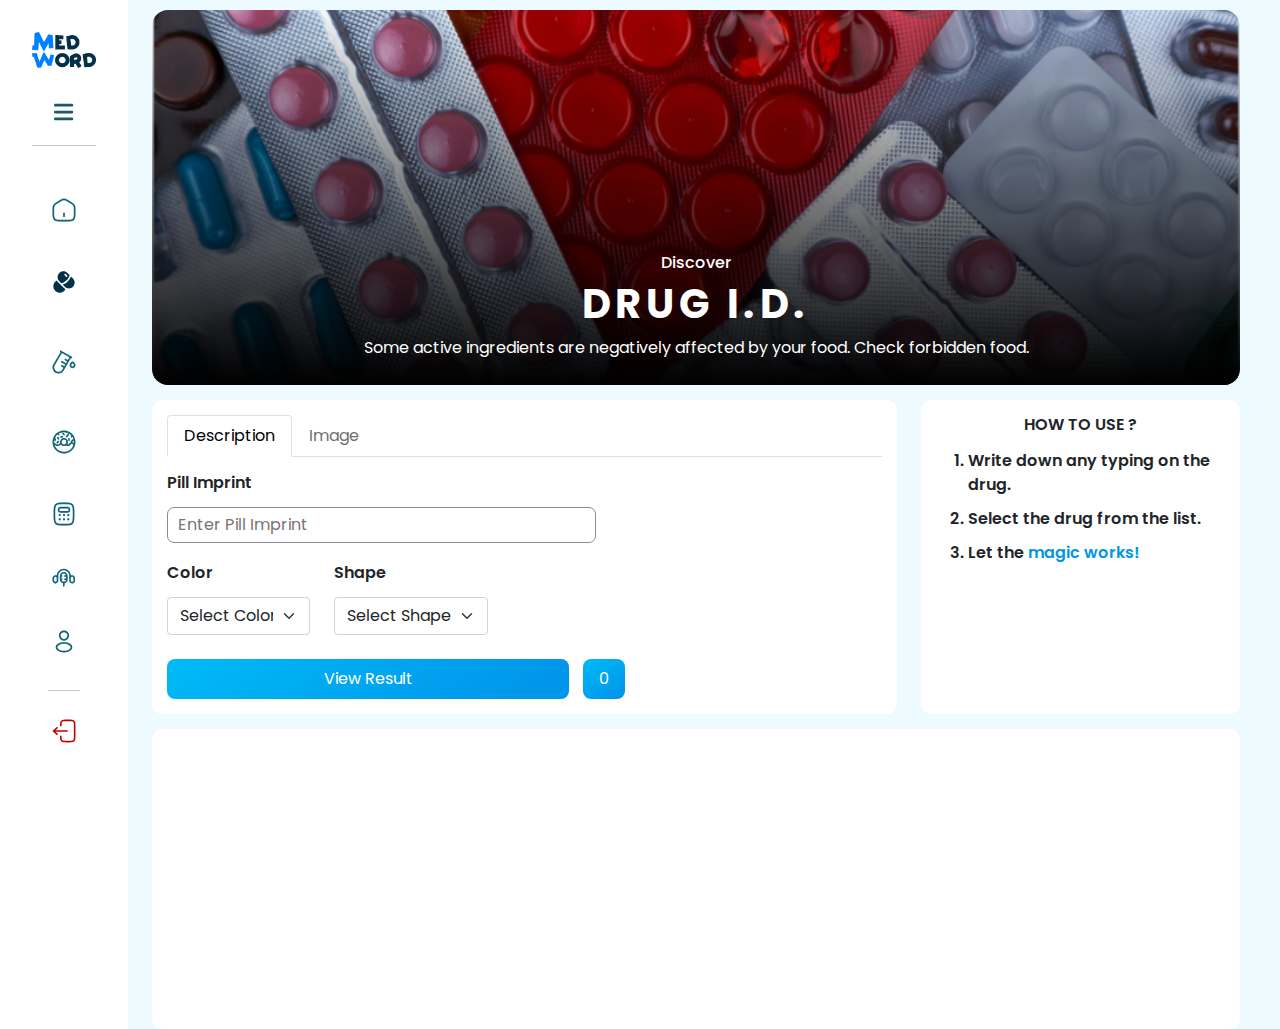
<file: drug_id.html>
<!DOCTYPE html>
<html lang="en">

<head>
    <meta charset="UTF-8">
    <meta name="viewport" content="width=device-width, initial-scale=1.0">
    <title>Drug ID</title>
    <link rel="shortcut icon" href="./img/icons8-pharmacy-shop-16.png" type="image/x-icon">
    <link rel="stylesheet" href="./css/main.css">
    <link rel="stylesheet" href="./css/drug_id.css">
    <link rel="stylesheet" href="https://cdnjs.cloudflare.com/ajax/libs/font-awesome/6.5.1/css/all.min.css"
        integrity="sha512-DTOQO9RWCH3ppGqcWaEA1BIZOC6xxalwEsw9c2QQeAIftl+Vegovlnee1c9QX4TctnWMn13TZye+giMm8e2LwA=="
        crossorigin="anonymous" referrerpolicy="no-referrer" />
    <link rel="stylesheet" href="./css/bootstrap.min.css">
    <link rel="preconnect" href="https://fonts.googleapis.com">
    <link rel="preconnect" href="https://fonts.gstatic.com" crossorigin>
    <link rel="preconnect" href="https://fonts.googleapis.com">
    <link rel="preconnect" href="https://fonts.gstatic.com" crossorigin>
    <link href="https://fonts.googleapis.com/css2?family=Poppins:wght@100;300;400;500;600;700;800&display=swap"
        rel="stylesheet">
</head>

<body>
    <main class="d-flex gap-lg-4 gap-3">
        <aside>
            <a href="./index.html" class="logo"> <img class="img-fluid" src="./img/Logo.png" alt=""> </a>

            <button class="back">
                <i class="fa-solid fa-bars bars"></i>
                <i class="fa-solid fa-arrow-left arrow d-none"></i>
            </button>
            <hr>
            <ul>
                <li>
                    <a href="./index.html">
                        <span>
                            <svg width="32" height="32" viewBox="0 0 32 32" fill="none"
                                xmlns="http://www.w3.org/2000/svg">
                                <path
                                    d="M15.1999 22.4001C15.1999 22.8419 15.558 23.2001 15.9999 23.2001C16.4417 23.2001 16.7999 22.8419 16.7999 22.4001V19.2001C16.7999 18.7583 16.4417 18.4001 15.9999 18.4001C15.558 18.4001 15.1999 18.7583 15.1999 19.2001V22.4001Z"
                                    fill="#219EBC" />
                                <path
                                    d="M15.1999 22.4001C15.1999 22.8419 15.558 23.2001 15.9999 23.2001C16.4417 23.2001 16.7999 22.8419 16.7999 22.4001V19.2001C16.7999 18.7583 16.4417 18.4001 15.9999 18.4001C15.558 18.4001 15.1999 18.7583 15.1999 19.2001V22.4001Z"
                                    fill="black" fill-opacity="0.2" />
                                <path
                                    d="M15.1999 22.4001C15.1999 22.8419 15.558 23.2001 15.9999 23.2001C16.4417 23.2001 16.7999 22.8419 16.7999 22.4001V19.2001C16.7999 18.7583 16.4417 18.4001 15.9999 18.4001C15.558 18.4001 15.1999 18.7583 15.1999 19.2001V22.4001Z"
                                    fill="black" fill-opacity="0.2" />
                                <path fill-rule="evenodd" clip-rule="evenodd"
                                    d="M15.9999 4.53345C15.2445 4.53345 14.5583 4.74979 13.8138 5.11184C13.0941 5.46182 12.2627 5.97781 11.2243 6.62232L9.01991 7.9904C8.03729 8.60023 7.25048 9.08854 6.64403 9.55298C6.01603 10.0339 5.53368 10.5237 5.18527 11.1603C4.83758 11.7954 4.68101 12.4713 4.60594 13.2702C4.53319 14.0444 4.53319 14.9912 4.5332 16.1785V17.8986C4.53319 19.9294 4.53318 21.5325 4.69609 22.7858C4.8632 24.0715 5.21434 25.1095 6.00772 25.9302C6.80476 26.7546 7.81902 27.123 9.07465 27.2976C10.2916 27.4668 11.8458 27.4668 13.8045 27.4668H18.1952C20.1539 27.4668 21.7081 27.4668 22.9251 27.2976C24.1807 27.123 25.195 26.7546 25.992 25.9302C26.7854 25.1095 27.1365 24.0715 27.3037 22.7858C27.4666 21.5325 27.4665 19.9294 27.4665 17.8986V16.1785C27.4665 14.9912 27.4665 14.0444 27.3938 13.2702C27.3187 12.4713 27.1622 11.7954 26.8145 11.1603C26.4661 10.5237 25.9837 10.0339 25.3557 9.55298C24.7493 9.08855 23.9625 8.60024 22.9799 7.99042L20.7755 6.62232C19.737 5.97781 18.9056 5.46181 18.1859 5.11184C17.4414 4.74979 16.7552 4.53345 15.9999 4.53345ZM12.0314 8.00451C13.1148 7.33207 13.8767 6.86042 14.5135 6.55072C15.134 6.24899 15.5734 6.13345 15.9999 6.13345C16.4263 6.13345 16.8658 6.24899 17.4862 6.55072C18.1231 6.86042 18.8849 7.33207 19.9684 8.0045L22.1017 9.32851C23.1266 9.96459 23.8462 10.4122 24.3829 10.8233C24.9051 11.2232 25.2056 11.5532 25.411 11.9285C25.6171 12.3051 25.7374 12.7453 25.8008 13.4199C25.8657 14.1106 25.8665 14.9823 25.8665 16.2176V17.8401C25.8665 19.9424 25.8649 21.4414 25.717 22.5796C25.5717 23.6975 25.298 24.3461 24.8417 24.8181C24.3891 25.2863 23.7728 25.5643 22.7047 25.7128C21.6107 25.865 20.1679 25.8668 18.1332 25.8668H13.8665C11.8318 25.8668 10.389 25.865 9.29504 25.7128C8.22692 25.5643 7.61068 25.2863 7.15804 24.8181C6.70175 24.3461 6.42805 23.6975 6.28274 22.5796C6.13479 21.4414 6.1332 19.9424 6.1332 17.8401V16.2176C6.1332 14.9823 6.13402 14.1106 6.19892 13.4199C6.26231 12.7453 6.38264 12.3051 6.58877 11.9285C6.79417 11.5532 7.09462 11.2232 7.61685 10.8233C8.15357 10.4122 8.87314 9.96459 9.89803 9.32851L12.0314 8.00451Z"
                                    fill="#219EBC" />
                                <path fill-rule="evenodd" clip-rule="evenodd"
                                    d="M15.9999 4.53345C15.2445 4.53345 14.5583 4.74979 13.8138 5.11184C13.0941 5.46182 12.2627 5.97781 11.2243 6.62232L9.01991 7.9904C8.03729 8.60023 7.25048 9.08854 6.64403 9.55298C6.01603 10.0339 5.53368 10.5237 5.18527 11.1603C4.83758 11.7954 4.68101 12.4713 4.60594 13.2702C4.53319 14.0444 4.53319 14.9912 4.5332 16.1785V17.8986C4.53319 19.9294 4.53318 21.5325 4.69609 22.7858C4.8632 24.0715 5.21434 25.1095 6.00772 25.9302C6.80476 26.7546 7.81902 27.123 9.07465 27.2976C10.2916 27.4668 11.8458 27.4668 13.8045 27.4668H18.1952C20.1539 27.4668 21.7081 27.4668 22.9251 27.2976C24.1807 27.123 25.195 26.7546 25.992 25.9302C26.7854 25.1095 27.1365 24.0715 27.3037 22.7858C27.4666 21.5325 27.4665 19.9294 27.4665 17.8986V16.1785C27.4665 14.9912 27.4665 14.0444 27.3938 13.2702C27.3187 12.4713 27.1622 11.7954 26.8145 11.1603C26.4661 10.5237 25.9837 10.0339 25.3557 9.55298C24.7493 9.08855 23.9625 8.60024 22.9799 7.99042L20.7755 6.62232C19.737 5.97781 18.9056 5.46181 18.1859 5.11184C17.4414 4.74979 16.7552 4.53345 15.9999 4.53345ZM12.0314 8.00451C13.1148 7.33207 13.8767 6.86042 14.5135 6.55072C15.134 6.24899 15.5734 6.13345 15.9999 6.13345C16.4263 6.13345 16.8658 6.24899 17.4862 6.55072C18.1231 6.86042 18.8849 7.33207 19.9684 8.0045L22.1017 9.32851C23.1266 9.96459 23.8462 10.4122 24.3829 10.8233C24.9051 11.2232 25.2056 11.5532 25.411 11.9285C25.6171 12.3051 25.7374 12.7453 25.8008 13.4199C25.8657 14.1106 25.8665 14.9823 25.8665 16.2176V17.8401C25.8665 19.9424 25.8649 21.4414 25.717 22.5796C25.5717 23.6975 25.298 24.3461 24.8417 24.8181C24.3891 25.2863 23.7728 25.5643 22.7047 25.7128C21.6107 25.865 20.1679 25.8668 18.1332 25.8668H13.8665C11.8318 25.8668 10.389 25.865 9.29504 25.7128C8.22692 25.5643 7.61068 25.2863 7.15804 24.8181C6.70175 24.3461 6.42805 23.6975 6.28274 22.5796C6.13479 21.4414 6.1332 19.9424 6.1332 17.8401V16.2176C6.1332 14.9823 6.13402 14.1106 6.19892 13.4199C6.26231 12.7453 6.38264 12.3051 6.58877 11.9285C6.79417 11.5532 7.09462 11.2232 7.61685 10.8233C8.15357 10.4122 8.87314 9.96459 9.89803 9.32851L12.0314 8.00451Z"
                                    fill="black" fill-opacity="0.2" />
                                <path fill-rule="evenodd" clip-rule="evenodd"
                                    d="M15.9999 4.53345C15.2445 4.53345 14.5583 4.74979 13.8138 5.11184C13.0941 5.46182 12.2627 5.97781 11.2243 6.62232L9.01991 7.9904C8.03729 8.60023 7.25048 9.08854 6.64403 9.55298C6.01603 10.0339 5.53368 10.5237 5.18527 11.1603C4.83758 11.7954 4.68101 12.4713 4.60594 13.2702C4.53319 14.0444 4.53319 14.9912 4.5332 16.1785V17.8986C4.53319 19.9294 4.53318 21.5325 4.69609 22.7858C4.8632 24.0715 5.21434 25.1095 6.00772 25.9302C6.80476 26.7546 7.81902 27.123 9.07465 27.2976C10.2916 27.4668 11.8458 27.4668 13.8045 27.4668H18.1952C20.1539 27.4668 21.7081 27.4668 22.9251 27.2976C24.1807 27.123 25.195 26.7546 25.992 25.9302C26.7854 25.1095 27.1365 24.0715 27.3037 22.7858C27.4666 21.5325 27.4665 19.9294 27.4665 17.8986V16.1785C27.4665 14.9912 27.4665 14.0444 27.3938 13.2702C27.3187 12.4713 27.1622 11.7954 26.8145 11.1603C26.4661 10.5237 25.9837 10.0339 25.3557 9.55298C24.7493 9.08855 23.9625 8.60024 22.9799 7.99042L20.7755 6.62232C19.737 5.97781 18.9056 5.46181 18.1859 5.11184C17.4414 4.74979 16.7552 4.53345 15.9999 4.53345ZM12.0314 8.00451C13.1148 7.33207 13.8767 6.86042 14.5135 6.55072C15.134 6.24899 15.5734 6.13345 15.9999 6.13345C16.4263 6.13345 16.8658 6.24899 17.4862 6.55072C18.1231 6.86042 18.8849 7.33207 19.9684 8.0045L22.1017 9.32851C23.1266 9.96459 23.8462 10.4122 24.3829 10.8233C24.9051 11.2232 25.2056 11.5532 25.411 11.9285C25.6171 12.3051 25.7374 12.7453 25.8008 13.4199C25.8657 14.1106 25.8665 14.9823 25.8665 16.2176V17.8401C25.8665 19.9424 25.8649 21.4414 25.717 22.5796C25.5717 23.6975 25.298 24.3461 24.8417 24.8181C24.3891 25.2863 23.7728 25.5643 22.7047 25.7128C21.6107 25.865 20.1679 25.8668 18.1332 25.8668H13.8665C11.8318 25.8668 10.389 25.865 9.29504 25.7128C8.22692 25.5643 7.61068 25.2863 7.15804 24.8181C6.70175 24.3461 6.42805 23.6975 6.28274 22.5796C6.13479 21.4414 6.1332 19.9424 6.1332 17.8401V16.2176C6.1332 14.9823 6.13402 14.1106 6.19892 13.4199C6.26231 12.7453 6.38264 12.3051 6.58877 11.9285C6.79417 11.5532 7.09462 11.2232 7.61685 10.8233C8.15357 10.4122 8.87314 9.96459 9.89803 9.32851L12.0314 8.00451Z"
                                    fill="black" fill-opacity="0.2" />
                            </svg>
                        </span>
                        <span>Home</span>
                    </a>
                </li>
                <li>
                    <a class='active' href="./drug_id.html">
                        <span>
                            <svg width="32" height="32" viewBox="0 0 32 32" fill="none" xmlns="http://www.w3.org/2000/svg">
                            <path fill-rule="evenodd" clip-rule="evenodd" d="M11.2982 15.2338C9.0334 12.9689 9.0334 9.29694 11.2982 7.03211C13.5631 4.76729 17.2351 4.76729 19.4999 7.03211L21.5505 9.08277L21.4487 9.61128L21.4467 9.62042C21.4443 9.63122 21.4398 9.6507 21.4328 9.67838C21.4189 9.73374 21.3949 9.82178 21.3576 9.93849C21.2831 10.1719 21.1553 10.5198 20.948 10.9499C20.5338 11.8094 19.8004 13.0005 18.5332 14.2677C17.2659 15.535 16.0749 16.2682 15.2156 16.6823C14.7855 16.8896 14.4377 17.0173 14.2044 17.0918C14.0877 17.1291 13.9996 17.153 13.9443 17.167C13.9166 17.174 13.8972 17.1784 13.8864 17.1808L13.8772 17.1828L13.349 17.2845L11.2982 15.2338ZM17.632 7.96781C17.3195 7.65539 16.813 7.65539 16.5006 7.96781C16.1882 8.28023 16.1882 8.78676 16.5006 9.09918L18.1006 10.6992C18.413 11.0116 18.9195 11.0116 19.232 10.6992C19.5444 10.3868 19.5444 9.88023 19.232 9.56781L17.632 7.96781Z" fill="#023047"/>
                            <path d="M22.8818 10.4253L22.8845 10.4167L24.9677 12.4999C27.2325 14.7647 27.2325 18.4367 24.9677 20.7015C22.7028 22.9664 19.0308 22.9664 16.766 20.7015L14.683 18.6185L14.691 18.616C14.99 18.5205 15.4078 18.3658 15.9102 18.1237C16.9161 17.639 18.2586 16.8051 19.6646 15.3991C21.0705 13.9932 21.9045 12.6506 22.3893 11.6446C22.6315 11.1421 22.7863 10.7243 22.8818 10.4253Z" fill="#023047"/>
                            <path d="M8.83768 14.5576C6.75795 15.6144 5.33301 17.7742 5.33301 20.2668C5.33301 23.8014 8.19839 26.6668 11.733 26.6668C14.2256 26.6668 16.3854 25.2418 17.4422 23.1621C16.7917 22.8223 16.1811 22.3793 15.6347 21.8329L10.1669 16.3651C9.62053 15.8187 9.17745 15.2081 8.83768 14.5576Z" fill="#023047"/>
                            </svg>
                        </span>
                        <span>Drug I.D.</span>
                    </a>
                </li>
                <li>
                    <a href="./drug_interactions.html">
                        <span>
                            <svg width="32" height="32" viewBox="0 0 32 32" fill="none"
                                xmlns="http://www.w3.org/2000/svg">
                                <path fill-rule="evenodd" clip-rule="evenodd"
                                    d="M13.1142 4.64466C12.7338 4.41982 12.2432 4.54588 12.0184 4.92622C11.7936 5.30656 11.9196 5.79715 12.2999 6.02199L12.5089 6.14554L5.33549 18.5275C3.68355 21.3788 4.665 25.0236 7.52331 26.6682C10.38 28.3118 14.0341 27.3375 15.6851 24.4877L22.8624 12.0992L23.0676 12.2173C23.4505 12.4377 23.9396 12.306 24.16 11.9231C24.3805 11.5402 24.2487 11.0511 23.8658 10.8307L22.9692 10.3145L14.0013 5.16911L13.1142 4.64466ZM6.71993 19.3295L13.8915 6.95078L21.4752 11.302L19.8698 14.0729L17.8326 12.9007C17.4497 12.6804 16.9606 12.8122 16.7402 13.1952C16.5199 13.5781 16.6517 14.0672 17.0347 14.2876L19.0678 15.4573L18.0422 17.2275L14.2504 15.0458C13.8674 14.8255 13.3784 14.9573 13.158 15.3403C12.9377 15.7233 13.0695 16.2123 13.4525 16.4327L17.2401 18.6119L16.2955 20.2425L14.2 19.0368C13.817 18.8165 13.3279 18.9483 13.1076 19.3313C12.8872 19.7142 13.0191 20.2033 13.402 20.4236L15.4934 21.6269L14.3007 23.6857C13.093 25.7702 10.4159 26.4865 8.32124 25.2813C6.22821 24.0771 5.51321 21.4124 6.71993 19.3295Z"
                                    fill="#219EBC" />
                                <path fill-rule="evenodd" clip-rule="evenodd"
                                    d="M13.1142 4.64466C12.7338 4.41982 12.2432 4.54588 12.0184 4.92622C11.7936 5.30656 11.9196 5.79715 12.2999 6.02199L12.5089 6.14554L5.33549 18.5275C3.68355 21.3788 4.665 25.0236 7.52331 26.6682C10.38 28.3118 14.0341 27.3375 15.6851 24.4877L22.8624 12.0992L23.0676 12.2173C23.4505 12.4377 23.9396 12.306 24.16 11.9231C24.3805 11.5402 24.2487 11.0511 23.8658 10.8307L22.9692 10.3145L14.0013 5.16911L13.1142 4.64466ZM6.71993 19.3295L13.8915 6.95078L21.4752 11.302L19.8698 14.0729L17.8326 12.9007C17.4497 12.6804 16.9606 12.8122 16.7402 13.1952C16.5199 13.5781 16.6517 14.0672 17.0347 14.2876L19.0678 15.4573L18.0422 17.2275L14.2504 15.0458C13.8674 14.8255 13.3784 14.9573 13.158 15.3403C12.9377 15.7233 13.0695 16.2123 13.4525 16.4327L17.2401 18.6119L16.2955 20.2425L14.2 19.0368C13.817 18.8165 13.3279 18.9483 13.1076 19.3313C12.8872 19.7142 13.0191 20.2033 13.402 20.4236L15.4934 21.6269L14.3007 23.6857C13.093 25.7702 10.4159 26.4865 8.32124 25.2813C6.22821 24.0771 5.51321 21.4124 6.71993 19.3295Z"
                                    fill="black" fill-opacity="0.2" />
                                <path fill-rule="evenodd" clip-rule="evenodd"
                                    d="M13.1142 4.64466C12.7338 4.41982 12.2432 4.54588 12.0184 4.92622C11.7936 5.30656 11.9196 5.79715 12.2999 6.02199L12.5089 6.14554L5.33549 18.5275C3.68355 21.3788 4.665 25.0236 7.52331 26.6682C10.38 28.3118 14.0341 27.3375 15.6851 24.4877L22.8624 12.0992L23.0676 12.2173C23.4505 12.4377 23.9396 12.306 24.16 11.9231C24.3805 11.5402 24.2487 11.0511 23.8658 10.8307L22.9692 10.3145L14.0013 5.16911L13.1142 4.64466ZM6.71993 19.3295L13.8915 6.95078L21.4752 11.302L19.8698 14.0729L17.8326 12.9007C17.4497 12.6804 16.9606 12.8122 16.7402 13.1952C16.5199 13.5781 16.6517 14.0672 17.0347 14.2876L19.0678 15.4573L18.0422 17.2275L14.2504 15.0458C13.8674 14.8255 13.3784 14.9573 13.158 15.3403C12.9377 15.7233 13.0695 16.2123 13.4525 16.4327L17.2401 18.6119L16.2955 20.2425L14.2 19.0368C13.817 18.8165 13.3279 18.9483 13.1076 19.3313C12.8872 19.7142 13.0191 20.2033 13.402 20.4236L15.4934 21.6269L14.3007 23.6857C13.093 25.7702 10.4159 26.4865 8.32124 25.2813C6.22821 24.0771 5.51321 21.4124 6.71993 19.3295Z"
                                    fill="black" fill-opacity="0.2" />
                                <path fill-rule="evenodd" clip-rule="evenodd"
                                    d="M25.787 16.1082C25.1013 15.3848 23.9654 15.3848 23.2798 16.1082C22.9517 16.4544 22.5514 16.9137 22.2281 17.4035C21.9247 17.8631 21.6 18.4792 21.6 19.111C21.6 20.7491 22.8829 22.1333 24.5334 22.1333C26.1839 22.1333 27.4667 20.7491 27.4667 19.111C27.4667 18.4792 27.142 17.8631 26.8386 17.4035C26.5154 16.9137 26.115 16.4544 25.787 16.1082ZM24.4411 17.2088C24.4723 17.1759 24.505 17.1656 24.5334 17.1656C24.5617 17.1656 24.5944 17.1759 24.6257 17.2088C24.9228 17.5224 25.2527 17.9053 25.5033 18.2849C25.7738 18.6947 25.8667 18.975 25.8667 19.111C25.8667 19.9276 25.2393 20.5333 24.5334 20.5333C23.8275 20.5333 23.2 19.9276 23.2 19.111C23.2 18.975 23.2929 18.6947 23.5634 18.2849C23.814 17.9053 24.1439 17.5224 24.4411 17.2088Z"
                                    fill="#219EBC" />
                                <path fill-rule="evenodd" clip-rule="evenodd"
                                    d="M25.787 16.1082C25.1013 15.3848 23.9654 15.3848 23.2798 16.1082C22.9517 16.4544 22.5514 16.9137 22.2281 17.4035C21.9247 17.8631 21.6 18.4792 21.6 19.111C21.6 20.7491 22.8829 22.1333 24.5334 22.1333C26.1839 22.1333 27.4667 20.7491 27.4667 19.111C27.4667 18.4792 27.142 17.8631 26.8386 17.4035C26.5154 16.9137 26.115 16.4544 25.787 16.1082ZM24.4411 17.2088C24.4723 17.1759 24.505 17.1656 24.5334 17.1656C24.5617 17.1656 24.5944 17.1759 24.6257 17.2088C24.9228 17.5224 25.2527 17.9053 25.5033 18.2849C25.7738 18.6947 25.8667 18.975 25.8667 19.111C25.8667 19.9276 25.2393 20.5333 24.5334 20.5333C23.8275 20.5333 23.2 19.9276 23.2 19.111C23.2 18.975 23.2929 18.6947 23.5634 18.2849C23.814 17.9053 24.1439 17.5224 24.4411 17.2088Z"
                                    fill="black" fill-opacity="0.2" />
                                <path fill-rule="evenodd" clip-rule="evenodd"
                                    d="M25.787 16.1082C25.1013 15.3848 23.9654 15.3848 23.2798 16.1082C22.9517 16.4544 22.5514 16.9137 22.2281 17.4035C21.9247 17.8631 21.6 18.4792 21.6 19.111C21.6 20.7491 22.8829 22.1333 24.5334 22.1333C26.1839 22.1333 27.4667 20.7491 27.4667 19.111C27.4667 18.4792 27.142 17.8631 26.8386 17.4035C26.5154 16.9137 26.115 16.4544 25.787 16.1082ZM24.4411 17.2088C24.4723 17.1759 24.505 17.1656 24.5334 17.1656C24.5617 17.1656 24.5944 17.1759 24.6257 17.2088C24.9228 17.5224 25.2527 17.9053 25.5033 18.2849C25.7738 18.6947 25.8667 18.975 25.8667 19.111C25.8667 19.9276 25.2393 20.5333 24.5334 20.5333C23.8275 20.5333 23.2 19.9276 23.2 19.111C23.2 18.975 23.2929 18.6947 23.5634 18.2849C23.814 17.9053 24.1439 17.5224 24.4411 17.2088Z"
                                    fill="black" fill-opacity="0.2" />
                            </svg>

                        </span>
                        <span>Drug Interaction</span>
                    </a>
                </li>
                <li>
                    <a href="./food_interactions.html">
                        <span>
                            <svg width="32" height="32" viewBox="0 0 32 32" fill="none" xmlns="http://www.w3.org/2000/svg">
                                <path fill-rule="evenodd" clip-rule="evenodd"
                                    d="M6.31839 14.0876C6.19689 14.7063 6.1332 15.3457 6.1332 16C6.1332 16.2415 6.14188 16.481 6.15894 16.7182C6.18137 16.7364 6.20496 16.7555 6.22967 16.7752C6.46449 16.963 6.79554 17.2127 7.18054 17.4611C7.98856 17.9823 8.88711 18.4 9.59987 18.4C10.0645 18.4 10.6279 18.2201 11.219 17.9224C11.5782 17.7416 11.9215 17.5307 12.2246 17.3252C12.079 16.9104 11.9999 16.4645 11.9999 16C11.9999 13.7909 13.7907 12 15.9999 12C18.209 12 19.9999 13.7909 19.9999 16C19.9999 16.8224 19.7517 17.5869 19.3261 18.2225C19.5637 18.3356 19.8092 18.4 20.0589 18.4C20.5527 18.4 20.786 18.1662 21.2498 17.6171C21.261 17.6038 21.2723 17.5904 21.2838 17.5768C21.6693 17.1195 22.2323 16.4517 23.2317 16.2987C23.0947 16.2569 22.9674 16.1778 22.8658 16.0624C22.5738 15.7309 22.6058 15.2254 22.9374 14.9333L24.7274 13.357C24.9347 13.1744 25.21 13.1185 25.4587 13.1833C25.2121 12.354 24.8594 11.5704 24.4164 10.8482L24.0322 11.2323C23.7198 11.5448 23.2133 11.5448 22.9008 11.2323C22.5884 10.9199 22.5884 10.4134 22.9008 10.101L23.4597 9.54209C21.6506 7.45408 18.9795 6.13333 15.9999 6.13333C14.1118 6.13333 12.3476 6.66365 10.8481 7.58348L11.2322 7.96764C11.5446 8.28006 11.5446 8.78659 11.2322 9.09901C10.9198 9.41143 10.4133 9.41143 10.1009 9.09901L9.54196 8.54012C8.46968 9.4692 7.59974 10.6256 7.00711 11.9344C7.44506 11.914 7.81852 12.2503 7.84296 12.689L7.92686 14.1952C7.95144 14.6363 7.61374 15.0139 7.1726 15.0384C6.73146 15.063 6.35392 14.7253 6.32934 14.2842L6.31839 14.0876ZM25.7645 14.5756L23.9949 16.1341C23.9297 16.1915 23.8578 16.2364 23.7821 16.2689C24.5883 16.2997 25.2727 16.6391 25.8118 17.0451C25.848 16.7017 25.8665 16.353 25.8665 16C25.8665 15.5163 25.8317 15.0407 25.7645 14.5756ZM25.4406 18.8767C24.9698 18.345 24.3405 17.8667 23.6631 17.8667C23.1692 17.8667 22.9359 18.1005 22.4721 18.6496C22.4609 18.6628 22.4496 18.6762 22.4381 18.6899C22.0003 19.2092 21.3337 20 20.0589 20C19.3045 20 18.6558 19.7259 18.1368 19.3819C17.5186 19.7734 16.7857 20 15.9999 20C14.8311 20 13.7795 19.4987 13.0481 18.6995C12.7169 18.9207 12.34 19.1494 11.9386 19.3515C11.2546 19.6959 10.428 20 9.59987 20C8.5198 20 7.41691 19.4798 6.59101 18.9794C7.85426 22.9724 11.5891 25.8667 15.9999 25.8667C20.4484 25.8667 24.2093 22.9227 25.4406 18.8767ZM4.5332 16C4.5332 9.66713 9.667 4.53333 15.9999 4.53333C22.3327 4.53333 27.4665 9.66713 27.4665 16C27.4665 22.3329 22.3327 27.4667 15.9999 27.4667C9.667 27.4667 4.5332 22.3329 4.5332 16ZM14.3675 6.90097C14.6799 6.58855 15.1865 6.58855 15.4989 6.90097L16.5656 7.96764C16.878 8.28006 16.878 8.78659 16.5656 9.09901C16.2531 9.41143 15.7466 9.41143 15.4342 9.09901L14.3675 8.03234C14.0551 7.71992 14.0551 7.21339 14.3675 6.90097ZM20.7465 7.89333C21.1 8.15842 21.1716 8.65986 20.9065 9.01332L19.3065 11.1467C19.0414 11.5001 18.54 11.5718 18.1865 11.3067C17.8331 11.0416 17.7614 10.5401 18.0265 10.1867L19.6265 8.05332C19.8916 7.69986 20.3931 7.62823 20.7465 7.89333ZM15.1726 10.4596C15.287 10.8864 15.0337 11.325 14.6069 11.4394L13.1498 11.8298C12.7231 11.9442 12.2844 11.6909 12.17 11.2641C12.0557 10.8374 12.3089 10.3987 12.7357 10.2843L14.1928 9.89392C14.6196 9.77956 15.0583 10.0328 15.1726 10.4596ZM9.48985 10.8519C9.89207 10.669 10.3664 10.8469 10.5492 11.2491L11.1734 12.6224C11.3563 13.0246 11.1784 13.4989 10.7762 13.6817C10.374 13.8646 9.89969 13.6867 9.71686 13.2845L9.09262 11.9112C8.90978 11.509 9.08763 11.0347 9.48985 10.8519ZM20.9222 11.9758C21.3635 11.9551 21.7381 12.296 21.7588 12.7374L21.8296 14.2442C21.8504 14.6855 21.5094 15.0601 21.0681 15.0809C20.6267 15.1016 20.2522 14.7607 20.2314 14.3193L20.1606 12.8125C20.1399 12.3711 20.4808 11.9966 20.9222 11.9758ZM15.9999 13.6C14.6744 13.6 13.5999 14.6745 13.5999 16C13.5999 17.3255 14.6744 18.4 15.9999 18.4C17.3254 18.4 18.3999 17.3255 18.3999 16C18.3999 14.6745 17.3254 13.6 15.9999 13.6ZM10.6058 14.8213C10.9624 15.0822 11.0399 15.5828 10.7789 15.9393L9.888 17.1566C9.62706 17.5132 9.12649 17.5906 8.76995 17.3297C8.41341 17.0688 8.33591 16.5682 8.59686 16.2117L9.48777 14.9944C9.74872 14.6378 10.2493 14.5603 10.6058 14.8213Z"
                                    fill="#219EBC" />
                                <path fill-rule="evenodd" clip-rule="evenodd"
                                    d="M6.31839 14.0876C6.19689 14.7063 6.1332 15.3457 6.1332 16C6.1332 16.2415 6.14188 16.481 6.15894 16.7182C6.18137 16.7364 6.20496 16.7555 6.22967 16.7752C6.46449 16.963 6.79554 17.2127 7.18054 17.4611C7.98856 17.9823 8.88711 18.4 9.59987 18.4C10.0645 18.4 10.6279 18.2201 11.219 17.9224C11.5782 17.7416 11.9215 17.5307 12.2246 17.3252C12.079 16.9104 11.9999 16.4645 11.9999 16C11.9999 13.7909 13.7907 12 15.9999 12C18.209 12 19.9999 13.7909 19.9999 16C19.9999 16.8224 19.7517 17.5869 19.3261 18.2225C19.5637 18.3356 19.8092 18.4 20.0589 18.4C20.5527 18.4 20.786 18.1662 21.2498 17.6171C21.261 17.6038 21.2723 17.5904 21.2838 17.5768C21.6693 17.1195 22.2323 16.4517 23.2317 16.2987C23.0947 16.2569 22.9674 16.1778 22.8658 16.0624C22.5738 15.7309 22.6058 15.2254 22.9374 14.9333L24.7274 13.357C24.9347 13.1744 25.21 13.1185 25.4587 13.1833C25.2121 12.354 24.8594 11.5704 24.4164 10.8482L24.0322 11.2323C23.7198 11.5448 23.2133 11.5448 22.9008 11.2323C22.5884 10.9199 22.5884 10.4134 22.9008 10.101L23.4597 9.54209C21.6506 7.45408 18.9795 6.13333 15.9999 6.13333C14.1118 6.13333 12.3476 6.66365 10.8481 7.58348L11.2322 7.96764C11.5446 8.28006 11.5446 8.78659 11.2322 9.09901C10.9198 9.41143 10.4133 9.41143 10.1009 9.09901L9.54196 8.54012C8.46968 9.4692 7.59974 10.6256 7.00711 11.9344C7.44506 11.914 7.81852 12.2503 7.84296 12.689L7.92686 14.1952C7.95144 14.6363 7.61374 15.0139 7.1726 15.0384C6.73146 15.063 6.35392 14.7253 6.32934 14.2842L6.31839 14.0876ZM25.7645 14.5756L23.9949 16.1341C23.9297 16.1915 23.8578 16.2364 23.7821 16.2689C24.5883 16.2997 25.2727 16.6391 25.8118 17.0451C25.848 16.7017 25.8665 16.353 25.8665 16C25.8665 15.5163 25.8317 15.0407 25.7645 14.5756ZM25.4406 18.8767C24.9698 18.345 24.3405 17.8667 23.6631 17.8667C23.1692 17.8667 22.9359 18.1005 22.4721 18.6496C22.4609 18.6628 22.4496 18.6762 22.4381 18.6899C22.0003 19.2092 21.3337 20 20.0589 20C19.3045 20 18.6558 19.7259 18.1368 19.3819C17.5186 19.7734 16.7857 20 15.9999 20C14.8311 20 13.7795 19.4987 13.0481 18.6995C12.7169 18.9207 12.34 19.1494 11.9386 19.3515C11.2546 19.6959 10.428 20 9.59987 20C8.5198 20 7.41691 19.4798 6.59101 18.9794C7.85426 22.9724 11.5891 25.8667 15.9999 25.8667C20.4484 25.8667 24.2093 22.9227 25.4406 18.8767ZM4.5332 16C4.5332 9.66713 9.667 4.53333 15.9999 4.53333C22.3327 4.53333 27.4665 9.66713 27.4665 16C27.4665 22.3329 22.3327 27.4667 15.9999 27.4667C9.667 27.4667 4.5332 22.3329 4.5332 16ZM14.3675 6.90097C14.6799 6.58855 15.1865 6.58855 15.4989 6.90097L16.5656 7.96764C16.878 8.28006 16.878 8.78659 16.5656 9.09901C16.2531 9.41143 15.7466 9.41143 15.4342 9.09901L14.3675 8.03234C14.0551 7.71992 14.0551 7.21339 14.3675 6.90097ZM20.7465 7.89333C21.1 8.15842 21.1716 8.65986 20.9065 9.01332L19.3065 11.1467C19.0414 11.5001 18.54 11.5718 18.1865 11.3067C17.8331 11.0416 17.7614 10.5401 18.0265 10.1867L19.6265 8.05332C19.8916 7.69986 20.3931 7.62823 20.7465 7.89333ZM15.1726 10.4596C15.287 10.8864 15.0337 11.325 14.6069 11.4394L13.1498 11.8298C12.7231 11.9442 12.2844 11.6909 12.17 11.2641C12.0557 10.8374 12.3089 10.3987 12.7357 10.2843L14.1928 9.89392C14.6196 9.77956 15.0583 10.0328 15.1726 10.4596ZM9.48985 10.8519C9.89207 10.669 10.3664 10.8469 10.5492 11.2491L11.1734 12.6224C11.3563 13.0246 11.1784 13.4989 10.7762 13.6817C10.374 13.8646 9.89969 13.6867 9.71686 13.2845L9.09262 11.9112C8.90978 11.509 9.08763 11.0347 9.48985 10.8519ZM20.9222 11.9758C21.3635 11.9551 21.7381 12.296 21.7588 12.7374L21.8296 14.2442C21.8504 14.6855 21.5094 15.0601 21.0681 15.0809C20.6267 15.1016 20.2522 14.7607 20.2314 14.3193L20.1606 12.8125C20.1399 12.3711 20.4808 11.9966 20.9222 11.9758ZM15.9999 13.6C14.6744 13.6 13.5999 14.6745 13.5999 16C13.5999 17.3255 14.6744 18.4 15.9999 18.4C17.3254 18.4 18.3999 17.3255 18.3999 16C18.3999 14.6745 17.3254 13.6 15.9999 13.6ZM10.6058 14.8213C10.9624 15.0822 11.0399 15.5828 10.7789 15.9393L9.888 17.1566C9.62706 17.5132 9.12649 17.5906 8.76995 17.3297C8.41341 17.0688 8.33591 16.5682 8.59686 16.2117L9.48777 14.9944C9.74872 14.6378 10.2493 14.5603 10.6058 14.8213Z"
                                    fill="black" fill-opacity="0.2" />
                                <path fill-rule="evenodd" clip-rule="evenodd"
                                    d="M6.31839 14.0876C6.19689 14.7063 6.1332 15.3457 6.1332 16C6.1332 16.2415 6.14188 16.481 6.15894 16.7182C6.18137 16.7364 6.20496 16.7555 6.22967 16.7752C6.46449 16.963 6.79554 17.2127 7.18054 17.4611C7.98856 17.9823 8.88711 18.4 9.59987 18.4C10.0645 18.4 10.6279 18.2201 11.219 17.9224C11.5782 17.7416 11.9215 17.5307 12.2246 17.3252C12.079 16.9104 11.9999 16.4645 11.9999 16C11.9999 13.7909 13.7907 12 15.9999 12C18.209 12 19.9999 13.7909 19.9999 16C19.9999 16.8224 19.7517 17.5869 19.3261 18.2225C19.5637 18.3356 19.8092 18.4 20.0589 18.4C20.5527 18.4 20.786 18.1662 21.2498 17.6171C21.261 17.6038 21.2723 17.5904 21.2838 17.5768C21.6693 17.1195 22.2323 16.4517 23.2317 16.2987C23.0947 16.2569 22.9674 16.1778 22.8658 16.0624C22.5738 15.7309 22.6058 15.2254 22.9374 14.9333L24.7274 13.357C24.9347 13.1744 25.21 13.1185 25.4587 13.1833C25.2121 12.354 24.8594 11.5704 24.4164 10.8482L24.0322 11.2323C23.7198 11.5448 23.2133 11.5448 22.9008 11.2323C22.5884 10.9199 22.5884 10.4134 22.9008 10.101L23.4597 9.54209C21.6506 7.45408 18.9795 6.13333 15.9999 6.13333C14.1118 6.13333 12.3476 6.66365 10.8481 7.58348L11.2322 7.96764C11.5446 8.28006 11.5446 8.78659 11.2322 9.09901C10.9198 9.41143 10.4133 9.41143 10.1009 9.09901L9.54196 8.54012C8.46968 9.4692 7.59974 10.6256 7.00711 11.9344C7.44506 11.914 7.81852 12.2503 7.84296 12.689L7.92686 14.1952C7.95144 14.6363 7.61374 15.0139 7.1726 15.0384C6.73146 15.063 6.35392 14.7253 6.32934 14.2842L6.31839 14.0876ZM25.7645 14.5756L23.9949 16.1341C23.9297 16.1915 23.8578 16.2364 23.7821 16.2689C24.5883 16.2997 25.2727 16.6391 25.8118 17.0451C25.848 16.7017 25.8665 16.353 25.8665 16C25.8665 15.5163 25.8317 15.0407 25.7645 14.5756ZM25.4406 18.8767C24.9698 18.345 24.3405 17.8667 23.6631 17.8667C23.1692 17.8667 22.9359 18.1005 22.4721 18.6496C22.4609 18.6628 22.4496 18.6762 22.4381 18.6899C22.0003 19.2092 21.3337 20 20.0589 20C19.3045 20 18.6558 19.7259 18.1368 19.3819C17.5186 19.7734 16.7857 20 15.9999 20C14.8311 20 13.7795 19.4987 13.0481 18.6995C12.7169 18.9207 12.34 19.1494 11.9386 19.3515C11.2546 19.6959 10.428 20 9.59987 20C8.5198 20 7.41691 19.4798 6.59101 18.9794C7.85426 22.9724 11.5891 25.8667 15.9999 25.8667C20.4484 25.8667 24.2093 22.9227 25.4406 18.8767ZM4.5332 16C4.5332 9.66713 9.667 4.53333 15.9999 4.53333C22.3327 4.53333 27.4665 9.66713 27.4665 16C27.4665 22.3329 22.3327 27.4667 15.9999 27.4667C9.667 27.4667 4.5332 22.3329 4.5332 16ZM14.3675 6.90097C14.6799 6.58855 15.1865 6.58855 15.4989 6.90097L16.5656 7.96764C16.878 8.28006 16.878 8.78659 16.5656 9.09901C16.2531 9.41143 15.7466 9.41143 15.4342 9.09901L14.3675 8.03234C14.0551 7.71992 14.0551 7.21339 14.3675 6.90097ZM20.7465 7.89333C21.1 8.15842 21.1716 8.65986 20.9065 9.01332L19.3065 11.1467C19.0414 11.5001 18.54 11.5718 18.1865 11.3067C17.8331 11.0416 17.7614 10.5401 18.0265 10.1867L19.6265 8.05332C19.8916 7.69986 20.3931 7.62823 20.7465 7.89333ZM15.1726 10.4596C15.287 10.8864 15.0337 11.325 14.6069 11.4394L13.1498 11.8298C12.7231 11.9442 12.2844 11.6909 12.17 11.2641C12.0557 10.8374 12.3089 10.3987 12.7357 10.2843L14.1928 9.89392C14.6196 9.77956 15.0583 10.0328 15.1726 10.4596ZM9.48985 10.8519C9.89207 10.669 10.3664 10.8469 10.5492 11.2491L11.1734 12.6224C11.3563 13.0246 11.1784 13.4989 10.7762 13.6817C10.374 13.8646 9.89969 13.6867 9.71686 13.2845L9.09262 11.9112C8.90978 11.509 9.08763 11.0347 9.48985 10.8519ZM20.9222 11.9758C21.3635 11.9551 21.7381 12.296 21.7588 12.7374L21.8296 14.2442C21.8504 14.6855 21.5094 15.0601 21.0681 15.0809C20.6267 15.1016 20.2522 14.7607 20.2314 14.3193L20.1606 12.8125C20.1399 12.3711 20.4808 11.9966 20.9222 11.9758ZM15.9999 13.6C14.6744 13.6 13.5999 14.6745 13.5999 16C13.5999 17.3255 14.6744 18.4 15.9999 18.4C17.3254 18.4 18.3999 17.3255 18.3999 16C18.3999 14.6745 17.3254 13.6 15.9999 13.6ZM10.6058 14.8213C10.9624 15.0822 11.0399 15.5828 10.7789 15.9393L9.888 17.1566C9.62706 17.5132 9.12649 17.5906 8.76995 17.3297C8.41341 17.0688 8.33591 16.5682 8.59686 16.2117L9.48777 14.9944C9.74872 14.6378 10.2493 14.5603 10.6058 14.8213Z"
                                    fill="black" fill-opacity="0.2" />
                            </svg>
                
                
                        </span>
                        <span>Food Interaction</span>
                    </a>
                </li>
                <li>
                    <a href="./calculator.html">
                        <span>
                            <svg width="32" height="32" viewBox="0 0 32 32" fill="none"
                                xmlns="http://www.w3.org/2000/svg">
                                <path fill-rule="evenodd" clip-rule="evenodd"
                                    d="M15.9329 4.53345H16.0663C18.2724 4.53343 20.0186 4.53341 21.3847 4.73749C22.797 4.94846 23.9167 5.39191 24.7884 6.36037C25.6491 7.31677 26.0333 8.52515 26.2181 10.0519C26.3996 11.5523 26.3996 13.4774 26.3996 15.9445V16.0558C26.3996 18.5228 26.3996 20.448 26.2181 21.9483C26.0333 23.4751 25.6491 24.6835 24.7884 25.6399C23.9167 26.6083 22.797 27.0518 21.3847 27.2627C20.0186 27.4668 18.2725 27.4668 16.0663 27.4668H15.9329C13.7268 27.4668 11.9806 27.4668 10.6145 27.2627C9.20225 27.0518 8.08247 26.6083 7.21086 25.6399C6.35011 24.6835 5.96588 23.4751 5.78114 21.9483C5.59959 20.448 5.5996 18.5228 5.59961 16.0558V15.9445C5.5996 13.4774 5.59959 11.5523 5.78114 10.0519C5.96588 8.52515 6.35011 7.31677 7.21086 6.36037C8.08247 5.39191 9.20225 4.94846 10.6145 4.73749C11.9806 4.53341 13.7268 4.53343 15.9329 4.53345ZM10.8509 6.31993C9.64895 6.49948 8.93441 6.83708 8.40013 7.43072C7.855 8.03642 7.53628 8.86617 7.36955 10.2441C7.20099 11.6372 7.19961 13.4656 7.19961 16.0001C7.19961 18.5347 7.20099 20.3631 7.36955 21.7561C7.53628 23.1341 7.855 23.9638 8.40013 24.5695C8.93441 25.1631 9.64895 25.5007 10.8509 25.6803C12.0853 25.8647 13.7118 25.8668 15.9996 25.8668C18.2874 25.8668 19.914 25.8647 21.1483 25.6803C22.3503 25.5007 23.0648 25.1631 23.5991 24.5695C24.1442 23.9638 24.4629 23.1341 24.6297 21.7561C24.7982 20.3631 24.7996 18.5347 24.7996 16.0001C24.7996 13.4656 24.7982 11.6372 24.6297 10.2441C24.4629 8.86617 24.1442 8.03642 23.5991 7.43072C23.0648 6.83708 22.3503 6.49948 21.1483 6.31993C19.914 6.13554 18.2874 6.13345 15.9996 6.13345C13.7118 6.13345 12.0853 6.13554 10.8509 6.31993ZM12.7101 8.80005C12.7397 8.80008 12.7695 8.80011 12.7996 8.80011H19.1996C19.2297 8.80011 19.2596 8.80008 19.2891 8.80005C19.6953 8.79962 20.0457 8.79925 20.3541 8.88189C21.1823 9.10381 21.8292 9.75073 22.0512 10.5789C22.1338 10.8874 22.1334 11.2378 22.133 11.644C22.133 11.6735 22.1329 11.7033 22.1329 11.7334C22.1329 11.7636 22.133 11.7934 22.133 11.8229C22.1334 12.2291 22.1338 12.5795 22.0512 12.8879C21.8292 13.7162 21.1823 14.3631 20.3541 14.585C20.0457 14.6676 19.6953 14.6673 19.2891 14.6668C19.2596 14.6668 19.2297 14.6668 19.1996 14.6668H12.7996C12.7695 14.6668 12.7397 14.6668 12.7101 14.6668C12.304 14.6673 11.9535 14.6676 11.6451 14.585C10.8169 14.3631 10.17 13.7162 9.94805 12.8879C9.86541 12.5795 9.86578 12.2291 9.86621 11.8229C9.86624 11.7934 9.86628 11.7636 9.86628 11.7334C9.86628 11.7033 9.86624 11.6735 9.86621 11.644C9.86578 11.2378 9.86541 10.8874 9.94805 10.5789C10.17 9.75073 10.8169 9.10381 11.6451 8.88189C11.9535 8.79925 12.304 8.79962 12.7101 8.80005ZM12.7996 10.4001C12.2521 10.4001 12.1353 10.407 12.0592 10.4274C11.7831 10.5013 11.5675 10.717 11.4935 10.9931C11.4731 11.0691 11.4663 11.186 11.4663 11.7334C11.4663 12.2809 11.4731 12.3977 11.4935 12.4738C11.5675 12.7499 11.7831 12.9655 12.0592 13.0395C12.1353 13.0599 12.2521 13.0668 12.7996 13.0668H19.1996C19.7471 13.0668 19.8639 13.0599 19.94 13.0395C20.2161 12.9655 20.4317 12.7499 20.5057 12.4738C20.5261 12.3977 20.5329 12.2809 20.5329 11.7334C20.5329 11.186 20.5261 11.0691 20.5057 10.9931C20.4317 10.717 20.2161 10.5013 19.94 10.4274C19.8639 10.407 19.7471 10.4001 19.1996 10.4001H12.7996Z"
                                    fill="#219EBC" />
                                <path fill-rule="evenodd" clip-rule="evenodd"
                                    d="M15.9329 4.53345H16.0663C18.2724 4.53343 20.0186 4.53341 21.3847 4.73749C22.797 4.94846 23.9167 5.39191 24.7884 6.36037C25.6491 7.31677 26.0333 8.52515 26.2181 10.0519C26.3996 11.5523 26.3996 13.4774 26.3996 15.9445V16.0558C26.3996 18.5228 26.3996 20.448 26.2181 21.9483C26.0333 23.4751 25.6491 24.6835 24.7884 25.6399C23.9167 26.6083 22.797 27.0518 21.3847 27.2627C20.0186 27.4668 18.2725 27.4668 16.0663 27.4668H15.9329C13.7268 27.4668 11.9806 27.4668 10.6145 27.2627C9.20225 27.0518 8.08247 26.6083 7.21086 25.6399C6.35011 24.6835 5.96588 23.4751 5.78114 21.9483C5.59959 20.448 5.5996 18.5228 5.59961 16.0558V15.9445C5.5996 13.4774 5.59959 11.5523 5.78114 10.0519C5.96588 8.52515 6.35011 7.31677 7.21086 6.36037C8.08247 5.39191 9.20225 4.94846 10.6145 4.73749C11.9806 4.53341 13.7268 4.53343 15.9329 4.53345ZM10.8509 6.31993C9.64895 6.49948 8.93441 6.83708 8.40013 7.43072C7.855 8.03642 7.53628 8.86617 7.36955 10.2441C7.20099 11.6372 7.19961 13.4656 7.19961 16.0001C7.19961 18.5347 7.20099 20.3631 7.36955 21.7561C7.53628 23.1341 7.855 23.9638 8.40013 24.5695C8.93441 25.1631 9.64895 25.5007 10.8509 25.6803C12.0853 25.8647 13.7118 25.8668 15.9996 25.8668C18.2874 25.8668 19.914 25.8647 21.1483 25.6803C22.3503 25.5007 23.0648 25.1631 23.5991 24.5695C24.1442 23.9638 24.4629 23.1341 24.6297 21.7561C24.7982 20.3631 24.7996 18.5347 24.7996 16.0001C24.7996 13.4656 24.7982 11.6372 24.6297 10.2441C24.4629 8.86617 24.1442 8.03642 23.5991 7.43072C23.0648 6.83708 22.3503 6.49948 21.1483 6.31993C19.914 6.13554 18.2874 6.13345 15.9996 6.13345C13.7118 6.13345 12.0853 6.13554 10.8509 6.31993ZM12.7101 8.80005C12.7397 8.80008 12.7695 8.80011 12.7996 8.80011H19.1996C19.2297 8.80011 19.2596 8.80008 19.2891 8.80005C19.6953 8.79962 20.0457 8.79925 20.3541 8.88189C21.1823 9.10381 21.8292 9.75073 22.0512 10.5789C22.1338 10.8874 22.1334 11.2378 22.133 11.644C22.133 11.6735 22.1329 11.7033 22.1329 11.7334C22.1329 11.7636 22.133 11.7934 22.133 11.8229C22.1334 12.2291 22.1338 12.5795 22.0512 12.8879C21.8292 13.7162 21.1823 14.3631 20.3541 14.585C20.0457 14.6676 19.6953 14.6673 19.2891 14.6668C19.2596 14.6668 19.2297 14.6668 19.1996 14.6668H12.7996C12.7695 14.6668 12.7397 14.6668 12.7101 14.6668C12.304 14.6673 11.9535 14.6676 11.6451 14.585C10.8169 14.3631 10.17 13.7162 9.94805 12.8879C9.86541 12.5795 9.86578 12.2291 9.86621 11.8229C9.86624 11.7934 9.86628 11.7636 9.86628 11.7334C9.86628 11.7033 9.86624 11.6735 9.86621 11.644C9.86578 11.2378 9.86541 10.8874 9.94805 10.5789C10.17 9.75073 10.8169 9.10381 11.6451 8.88189C11.9535 8.79925 12.304 8.79962 12.7101 8.80005ZM12.7996 10.4001C12.2521 10.4001 12.1353 10.407 12.0592 10.4274C11.7831 10.5013 11.5675 10.717 11.4935 10.9931C11.4731 11.0691 11.4663 11.186 11.4663 11.7334C11.4663 12.2809 11.4731 12.3977 11.4935 12.4738C11.5675 12.7499 11.7831 12.9655 12.0592 13.0395C12.1353 13.0599 12.2521 13.0668 12.7996 13.0668H19.1996C19.7471 13.0668 19.8639 13.0599 19.94 13.0395C20.2161 12.9655 20.4317 12.7499 20.5057 12.4738C20.5261 12.3977 20.5329 12.2809 20.5329 11.7334C20.5329 11.186 20.5261 11.0691 20.5057 10.9931C20.4317 10.717 20.2161 10.5013 19.94 10.4274C19.8639 10.407 19.7471 10.4001 19.1996 10.4001H12.7996Z"
                                    fill="black" fill-opacity="0.2" />
                                <path fill-rule="evenodd" clip-rule="evenodd"
                                    d="M15.9329 4.53345H16.0663C18.2724 4.53343 20.0186 4.53341 21.3847 4.73749C22.797 4.94846 23.9167 5.39191 24.7884 6.36037C25.6491 7.31677 26.0333 8.52515 26.2181 10.0519C26.3996 11.5523 26.3996 13.4774 26.3996 15.9445V16.0558C26.3996 18.5228 26.3996 20.448 26.2181 21.9483C26.0333 23.4751 25.6491 24.6835 24.7884 25.6399C23.9167 26.6083 22.797 27.0518 21.3847 27.2627C20.0186 27.4668 18.2725 27.4668 16.0663 27.4668H15.9329C13.7268 27.4668 11.9806 27.4668 10.6145 27.2627C9.20225 27.0518 8.08247 26.6083 7.21086 25.6399C6.35011 24.6835 5.96588 23.4751 5.78114 21.9483C5.59959 20.448 5.5996 18.5228 5.59961 16.0558V15.9445C5.5996 13.4774 5.59959 11.5523 5.78114 10.0519C5.96588 8.52515 6.35011 7.31677 7.21086 6.36037C8.08247 5.39191 9.20225 4.94846 10.6145 4.73749C11.9806 4.53341 13.7268 4.53343 15.9329 4.53345ZM10.8509 6.31993C9.64895 6.49948 8.93441 6.83708 8.40013 7.43072C7.855 8.03642 7.53628 8.86617 7.36955 10.2441C7.20099 11.6372 7.19961 13.4656 7.19961 16.0001C7.19961 18.5347 7.20099 20.3631 7.36955 21.7561C7.53628 23.1341 7.855 23.9638 8.40013 24.5695C8.93441 25.1631 9.64895 25.5007 10.8509 25.6803C12.0853 25.8647 13.7118 25.8668 15.9996 25.8668C18.2874 25.8668 19.914 25.8647 21.1483 25.6803C22.3503 25.5007 23.0648 25.1631 23.5991 24.5695C24.1442 23.9638 24.4629 23.1341 24.6297 21.7561C24.7982 20.3631 24.7996 18.5347 24.7996 16.0001C24.7996 13.4656 24.7982 11.6372 24.6297 10.2441C24.4629 8.86617 24.1442 8.03642 23.5991 7.43072C23.0648 6.83708 22.3503 6.49948 21.1483 6.31993C19.914 6.13554 18.2874 6.13345 15.9996 6.13345C13.7118 6.13345 12.0853 6.13554 10.8509 6.31993ZM12.7101 8.80005C12.7397 8.80008 12.7695 8.80011 12.7996 8.80011H19.1996C19.2297 8.80011 19.2596 8.80008 19.2891 8.80005C19.6953 8.79962 20.0457 8.79925 20.3541 8.88189C21.1823 9.10381 21.8292 9.75073 22.0512 10.5789C22.1338 10.8874 22.1334 11.2378 22.133 11.644C22.133 11.6735 22.1329 11.7033 22.1329 11.7334C22.1329 11.7636 22.133 11.7934 22.133 11.8229C22.1334 12.2291 22.1338 12.5795 22.0512 12.8879C21.8292 13.7162 21.1823 14.3631 20.3541 14.585C20.0457 14.6676 19.6953 14.6673 19.2891 14.6668C19.2596 14.6668 19.2297 14.6668 19.1996 14.6668H12.7996C12.7695 14.6668 12.7397 14.6668 12.7101 14.6668C12.304 14.6673 11.9535 14.6676 11.6451 14.585C10.8169 14.3631 10.17 13.7162 9.94805 12.8879C9.86541 12.5795 9.86578 12.2291 9.86621 11.8229C9.86624 11.7934 9.86628 11.7636 9.86628 11.7334C9.86628 11.7033 9.86624 11.6735 9.86621 11.644C9.86578 11.2378 9.86541 10.8874 9.94805 10.5789C10.17 9.75073 10.8169 9.10381 11.6451 8.88189C11.9535 8.79925 12.304 8.79962 12.7101 8.80005ZM12.7996 10.4001C12.2521 10.4001 12.1353 10.407 12.0592 10.4274C11.7831 10.5013 11.5675 10.717 11.4935 10.9931C11.4731 11.0691 11.4663 11.186 11.4663 11.7334C11.4663 12.2809 11.4731 12.3977 11.4935 12.4738C11.5675 12.7499 11.7831 12.9655 12.0592 13.0395C12.1353 13.0599 12.2521 13.0668 12.7996 13.0668H19.1996C19.7471 13.0668 19.8639 13.0599 19.94 13.0395C20.2161 12.9655 20.4317 12.7499 20.5057 12.4738C20.5261 12.3977 20.5329 12.2809 20.5329 11.7334C20.5329 11.186 20.5261 11.0691 20.5057 10.9931C20.4317 10.717 20.2161 10.5013 19.94 10.4274C19.8639 10.407 19.7471 10.4001 19.1996 10.4001H12.7996Z"
                                    fill="black" fill-opacity="0.2" />
                                <path
                                    d="M12.7996 17.0668C12.7996 17.6559 12.322 18.1334 11.7329 18.1334C11.1438 18.1334 10.6663 17.6559 10.6663 17.0668C10.6663 16.4777 11.1438 16.0001 11.7329 16.0001C12.322 16.0001 12.7996 16.4777 12.7996 17.0668Z"
                                    fill="#219EBC" />
                                <path
                                    d="M12.7996 17.0668C12.7996 17.6559 12.322 18.1334 11.7329 18.1334C11.1438 18.1334 10.6663 17.6559 10.6663 17.0668C10.6663 16.4777 11.1438 16.0001 11.7329 16.0001C12.322 16.0001 12.7996 16.4777 12.7996 17.0668Z"
                                    fill="black" fill-opacity="0.2" />
                                <path
                                    d="M12.7996 17.0668C12.7996 17.6559 12.322 18.1334 11.7329 18.1334C11.1438 18.1334 10.6663 17.6559 10.6663 17.0668C10.6663 16.4777 11.1438 16.0001 11.7329 16.0001C12.322 16.0001 12.7996 16.4777 12.7996 17.0668Z"
                                    fill="black" fill-opacity="0.2" />
                                <path
                                    d="M12.7996 21.3334C12.7996 21.9226 12.322 22.4001 11.7329 22.4001C11.1438 22.4001 10.6663 21.9226 10.6663 21.3334C10.6663 20.7443 11.1438 20.2668 11.7329 20.2668C12.322 20.2668 12.7996 20.7443 12.7996 21.3334Z"
                                    fill="#219EBC" />
                                <path
                                    d="M12.7996 21.3334C12.7996 21.9226 12.322 22.4001 11.7329 22.4001C11.1438 22.4001 10.6663 21.9226 10.6663 21.3334C10.6663 20.7443 11.1438 20.2668 11.7329 20.2668C12.322 20.2668 12.7996 20.7443 12.7996 21.3334Z"
                                    fill="black" fill-opacity="0.2" />
                                <path
                                    d="M12.7996 21.3334C12.7996 21.9226 12.322 22.4001 11.7329 22.4001C11.1438 22.4001 10.6663 21.9226 10.6663 21.3334C10.6663 20.7443 11.1438 20.2668 11.7329 20.2668C12.322 20.2668 12.7996 20.7443 12.7996 21.3334Z"
                                    fill="black" fill-opacity="0.2" />
                                <path
                                    d="M17.0663 17.0668C17.0663 17.6559 16.5887 18.1334 15.9996 18.1334C15.4105 18.1334 14.9329 17.6559 14.9329 17.0668C14.9329 16.4777 15.4105 16.0001 15.9996 16.0001C16.5887 16.0001 17.0663 16.4777 17.0663 17.0668Z"
                                    fill="#219EBC" />
                                <path
                                    d="M17.0663 17.0668C17.0663 17.6559 16.5887 18.1334 15.9996 18.1334C15.4105 18.1334 14.9329 17.6559 14.9329 17.0668C14.9329 16.4777 15.4105 16.0001 15.9996 16.0001C16.5887 16.0001 17.0663 16.4777 17.0663 17.0668Z"
                                    fill="black" fill-opacity="0.2" />
                                <path
                                    d="M17.0663 17.0668C17.0663 17.6559 16.5887 18.1334 15.9996 18.1334C15.4105 18.1334 14.9329 17.6559 14.9329 17.0668C14.9329 16.4777 15.4105 16.0001 15.9996 16.0001C16.5887 16.0001 17.0663 16.4777 17.0663 17.0668Z"
                                    fill="black" fill-opacity="0.2" />
                                <path
                                    d="M17.0663 21.3334C17.0663 21.9226 16.5887 22.4001 15.9996 22.4001C15.4105 22.4001 14.9329 21.9226 14.9329 21.3334C14.9329 20.7443 15.4105 20.2668 15.9996 20.2668C16.5887 20.2668 17.0663 20.7443 17.0663 21.3334Z"
                                    fill="#219EBC" />
                                <path
                                    d="M17.0663 21.3334C17.0663 21.9226 16.5887 22.4001 15.9996 22.4001C15.4105 22.4001 14.9329 21.9226 14.9329 21.3334C14.9329 20.7443 15.4105 20.2668 15.9996 20.2668C16.5887 20.2668 17.0663 20.7443 17.0663 21.3334Z"
                                    fill="black" fill-opacity="0.2" />
                                <path
                                    d="M17.0663 21.3334C17.0663 21.9226 16.5887 22.4001 15.9996 22.4001C15.4105 22.4001 14.9329 21.9226 14.9329 21.3334C14.9329 20.7443 15.4105 20.2668 15.9996 20.2668C16.5887 20.2668 17.0663 20.7443 17.0663 21.3334Z"
                                    fill="black" fill-opacity="0.2" />
                                <path
                                    d="M21.3329 17.0668C21.3329 17.6559 20.8554 18.1334 20.2663 18.1334C19.6772 18.1334 19.1996 17.6559 19.1996 17.0668C19.1996 16.4777 19.6772 16.0001 20.2663 16.0001C20.8554 16.0001 21.3329 16.4777 21.3329 17.0668Z"
                                    fill="#219EBC" />
                                <path
                                    d="M21.3329 17.0668C21.3329 17.6559 20.8554 18.1334 20.2663 18.1334C19.6772 18.1334 19.1996 17.6559 19.1996 17.0668C19.1996 16.4777 19.6772 16.0001 20.2663 16.0001C20.8554 16.0001 21.3329 16.4777 21.3329 17.0668Z"
                                    fill="black" fill-opacity="0.2" />
                                <path
                                    d="M21.3329 17.0668C21.3329 17.6559 20.8554 18.1334 20.2663 18.1334C19.6772 18.1334 19.1996 17.6559 19.1996 17.0668C19.1996 16.4777 19.6772 16.0001 20.2663 16.0001C20.8554 16.0001 21.3329 16.4777 21.3329 17.0668Z"
                                    fill="black" fill-opacity="0.2" />
                                <path
                                    d="M21.3329 21.3334C21.3329 21.9226 20.8554 22.4001 20.2663 22.4001C19.6772 22.4001 19.1996 21.9226 19.1996 21.3334C19.1996 20.7443 19.6772 20.2668 20.2663 20.2668C20.8554 20.2668 21.3329 20.7443 21.3329 21.3334Z"
                                    fill="#219EBC" />
                                <path
                                    d="M21.3329 21.3334C21.3329 21.9226 20.8554 22.4001 20.2663 22.4001C19.6772 22.4001 19.1996 21.9226 19.1996 21.3334C19.1996 20.7443 19.6772 20.2668 20.2663 20.2668C20.8554 20.2668 21.3329 20.7443 21.3329 21.3334Z"
                                    fill="black" fill-opacity="0.2" />
                                <path
                                    d="M21.3329 21.3334C21.3329 21.9226 20.8554 22.4001 20.2663 22.4001C19.6772 22.4001 19.1996 21.9226 19.1996 21.3334C19.1996 20.7443 19.6772 20.2668 20.2663 20.2668C20.8554 20.2668 21.3329 20.7443 21.3329 21.3334Z"
                                    fill="black" fill-opacity="0.2" />
                            </svg>
                        </span>
                        <span>
                            Calculator
                        </span>
                    </a>
                </li>
                <li>
                    <a href="./podcast.html">
                        <span>
                            <svg width="32" height="32" viewBox="0 0 32 32" fill="none"
                                xmlns="http://www.w3.org/2000/svg">
                                <path fill-rule="evenodd" clip-rule="evenodd"
                                    d="M8.7342 13.5473C8.97284 9.70568 12.0376 6.66675 15.7832 6.66675C19.5288 6.66675 22.5935 9.7057 22.8322 13.5474C23.2283 13.3332 23.6782 13.2122 24.1553 13.2122C25.7447 13.2122 27.0332 14.5553 27.0332 16.2122V18.394C27.0332 20.0509 25.7447 21.394 24.1553 21.394C24.1013 21.394 24.0476 21.3925 23.9943 21.3894V21.394C22.4937 21.394 21.2774 20.126 21.2774 18.5619V14.0304C21.2774 10.8673 18.8175 8.30311 15.7832 8.30311C12.7488 8.30311 10.289 10.8673 10.289 14.0304V18.5619C10.289 20.126 9.07262 21.394 7.57211 21.394V21.3894C7.51882 21.3925 7.46514 21.394 7.41111 21.394C5.82169 21.394 4.5332 20.0509 4.5332 18.394V16.2122C4.5332 14.5553 5.82169 13.2122 7.41111 13.2122C7.88815 13.2122 8.33808 13.3332 8.7342 13.5473ZM8.71925 16.2114C8.71881 15.4586 8.1333 14.8486 7.41111 14.8486C6.68864 14.8486 6.10297 15.4591 6.10297 16.2122V18.394C6.10297 19.1471 6.68864 19.7577 7.41111 19.7577C8.1333 19.7577 8.71881 19.1476 8.71925 18.3949C8.71925 18.3946 8.71925 18.3952 8.71925 18.3949V16.2114C8.71925 16.2116 8.71925 16.2111 8.71925 16.2114ZM11.8588 14.0304C11.8588 11.771 13.6158 9.93948 15.7832 9.93948C17.9506 9.93948 19.7076 11.771 19.7076 14.0304V17.3031C19.7076 19.2823 18.3594 20.9331 16.5681 21.3122V23.8486C16.5681 24.3004 16.2167 24.6667 15.7832 24.6667C15.3497 24.6667 14.9983 24.3004 14.9983 23.8486V21.3122C13.207 20.9331 11.8588 19.2823 11.8588 17.3031V14.0304ZM13.5625 13.2122H13.6902C14.1237 13.2122 14.4751 13.5785 14.4751 14.0304C14.4751 14.4823 14.1237 14.8486 13.6902 14.8486H13.4286V16.4849H13.6902C14.1237 16.4849 14.4751 16.8512 14.4751 17.3031C14.4751 17.755 14.1237 18.1213 13.6902 18.1213H13.5625C13.8858 19.0746 14.758 19.7577 15.7832 19.7577C16.8084 19.7577 17.6806 19.0746 18.0039 18.1213H16.8297C16.3962 18.1213 16.0448 17.755 16.0448 17.3031C16.0448 16.8512 16.3962 16.4849 16.8297 16.4849H18.1379V14.8486H16.8297C16.3962 14.8486 16.0448 14.4823 16.0448 14.0304C16.0448 13.5785 16.3962 13.2122 16.8297 13.2122H18.0039C17.6806 12.2589 16.8084 11.5758 15.7832 11.5758C14.758 11.5758 13.8858 12.2589 13.5625 13.2122ZM24.1553 14.8486C23.4328 14.8486 22.8472 15.4591 22.8472 16.2122V18.394C22.8472 19.1471 23.4328 19.7577 24.1553 19.7577C24.8778 19.7577 25.4634 19.1471 25.4634 18.394V16.2122C25.4634 15.4591 24.8778 14.8486 24.1553 14.8486Z"
                                    fill="#219EBC" />
                                <path fill-rule="evenodd" clip-rule="evenodd"
                                    d="M8.7342 13.5473C8.97284 9.70568 12.0376 6.66675 15.7832 6.66675C19.5288 6.66675 22.5935 9.7057 22.8322 13.5474C23.2283 13.3332 23.6782 13.2122 24.1553 13.2122C25.7447 13.2122 27.0332 14.5553 27.0332 16.2122V18.394C27.0332 20.0509 25.7447 21.394 24.1553 21.394C24.1013 21.394 24.0476 21.3925 23.9943 21.3894V21.394C22.4937 21.394 21.2774 20.126 21.2774 18.5619V14.0304C21.2774 10.8673 18.8175 8.30311 15.7832 8.30311C12.7488 8.30311 10.289 10.8673 10.289 14.0304V18.5619C10.289 20.126 9.07262 21.394 7.57211 21.394V21.3894C7.51882 21.3925 7.46514 21.394 7.41111 21.394C5.82169 21.394 4.5332 20.0509 4.5332 18.394V16.2122C4.5332 14.5553 5.82169 13.2122 7.41111 13.2122C7.88815 13.2122 8.33808 13.3332 8.7342 13.5473ZM8.71925 16.2114C8.71881 15.4586 8.1333 14.8486 7.41111 14.8486C6.68864 14.8486 6.10297 15.4591 6.10297 16.2122V18.394C6.10297 19.1471 6.68864 19.7577 7.41111 19.7577C8.1333 19.7577 8.71881 19.1476 8.71925 18.3949C8.71925 18.3946 8.71925 18.3952 8.71925 18.3949V16.2114C8.71925 16.2116 8.71925 16.2111 8.71925 16.2114ZM11.8588 14.0304C11.8588 11.771 13.6158 9.93948 15.7832 9.93948C17.9506 9.93948 19.7076 11.771 19.7076 14.0304V17.3031C19.7076 19.2823 18.3594 20.9331 16.5681 21.3122V23.8486C16.5681 24.3004 16.2167 24.6667 15.7832 24.6667C15.3497 24.6667 14.9983 24.3004 14.9983 23.8486V21.3122C13.207 20.9331 11.8588 19.2823 11.8588 17.3031V14.0304ZM13.5625 13.2122H13.6902C14.1237 13.2122 14.4751 13.5785 14.4751 14.0304C14.4751 14.4823 14.1237 14.8486 13.6902 14.8486H13.4286V16.4849H13.6902C14.1237 16.4849 14.4751 16.8512 14.4751 17.3031C14.4751 17.755 14.1237 18.1213 13.6902 18.1213H13.5625C13.8858 19.0746 14.758 19.7577 15.7832 19.7577C16.8084 19.7577 17.6806 19.0746 18.0039 18.1213H16.8297C16.3962 18.1213 16.0448 17.755 16.0448 17.3031C16.0448 16.8512 16.3962 16.4849 16.8297 16.4849H18.1379V14.8486H16.8297C16.3962 14.8486 16.0448 14.4823 16.0448 14.0304C16.0448 13.5785 16.3962 13.2122 16.8297 13.2122H18.0039C17.6806 12.2589 16.8084 11.5758 15.7832 11.5758C14.758 11.5758 13.8858 12.2589 13.5625 13.2122ZM24.1553 14.8486C23.4328 14.8486 22.8472 15.4591 22.8472 16.2122V18.394C22.8472 19.1471 23.4328 19.7577 24.1553 19.7577C24.8778 19.7577 25.4634 19.1471 25.4634 18.394V16.2122C25.4634 15.4591 24.8778 14.8486 24.1553 14.8486Z"
                                    fill="black" fill-opacity="0.2" />
                                <path fill-rule="evenodd" clip-rule="evenodd"
                                    d="M8.7342 13.5473C8.97284 9.70568 12.0376 6.66675 15.7832 6.66675C19.5288 6.66675 22.5935 9.7057 22.8322 13.5474C23.2283 13.3332 23.6782 13.2122 24.1553 13.2122C25.7447 13.2122 27.0332 14.5553 27.0332 16.2122V18.394C27.0332 20.0509 25.7447 21.394 24.1553 21.394C24.1013 21.394 24.0476 21.3925 23.9943 21.3894V21.394C22.4937 21.394 21.2774 20.126 21.2774 18.5619V14.0304C21.2774 10.8673 18.8175 8.30311 15.7832 8.30311C12.7488 8.30311 10.289 10.8673 10.289 14.0304V18.5619C10.289 20.126 9.07262 21.394 7.57211 21.394V21.3894C7.51882 21.3925 7.46514 21.394 7.41111 21.394C5.82169 21.394 4.5332 20.0509 4.5332 18.394V16.2122C4.5332 14.5553 5.82169 13.2122 7.41111 13.2122C7.88815 13.2122 8.33808 13.3332 8.7342 13.5473ZM8.71925 16.2114C8.71881 15.4586 8.1333 14.8486 7.41111 14.8486C6.68864 14.8486 6.10297 15.4591 6.10297 16.2122V18.394C6.10297 19.1471 6.68864 19.7577 7.41111 19.7577C8.1333 19.7577 8.71881 19.1476 8.71925 18.3949C8.71925 18.3946 8.71925 18.3952 8.71925 18.3949V16.2114C8.71925 16.2116 8.71925 16.2111 8.71925 16.2114ZM11.8588 14.0304C11.8588 11.771 13.6158 9.93948 15.7832 9.93948C17.9506 9.93948 19.7076 11.771 19.7076 14.0304V17.3031C19.7076 19.2823 18.3594 20.9331 16.5681 21.3122V23.8486C16.5681 24.3004 16.2167 24.6667 15.7832 24.6667C15.3497 24.6667 14.9983 24.3004 14.9983 23.8486V21.3122C13.207 20.9331 11.8588 19.2823 11.8588 17.3031V14.0304ZM13.5625 13.2122H13.6902C14.1237 13.2122 14.4751 13.5785 14.4751 14.0304C14.4751 14.4823 14.1237 14.8486 13.6902 14.8486H13.4286V16.4849H13.6902C14.1237 16.4849 14.4751 16.8512 14.4751 17.3031C14.4751 17.755 14.1237 18.1213 13.6902 18.1213H13.5625C13.8858 19.0746 14.758 19.7577 15.7832 19.7577C16.8084 19.7577 17.6806 19.0746 18.0039 18.1213H16.8297C16.3962 18.1213 16.0448 17.755 16.0448 17.3031C16.0448 16.8512 16.3962 16.4849 16.8297 16.4849H18.1379V14.8486H16.8297C16.3962 14.8486 16.0448 14.4823 16.0448 14.0304C16.0448 13.5785 16.3962 13.2122 16.8297 13.2122H18.0039C17.6806 12.2589 16.8084 11.5758 15.7832 11.5758C14.758 11.5758 13.8858 12.2589 13.5625 13.2122ZM24.1553 14.8486C23.4328 14.8486 22.8472 15.4591 22.8472 16.2122V18.394C22.8472 19.1471 23.4328 19.7577 24.1553 19.7577C24.8778 19.7577 25.4634 19.1471 25.4634 18.394V16.2122C25.4634 15.4591 24.8778 14.8486 24.1553 14.8486Z"
                                    fill="black" fill-opacity="0.2" />
                            </svg>
                        </span>
                        <span>
                            Podcast
                        </span>
                    </a>
                </li>
                <li>
                    <a href="#">
                        <span>
                            <svg width="32" height="32" viewBox="0 0 32 32" fill="none"
                                xmlns="http://www.w3.org/2000/svg">
                                <path fill-rule="evenodd" clip-rule="evenodd"
                                    d="M16.0001 4.53345C13.2018 4.53345 10.9334 6.80187 10.9334 9.60011C10.9334 12.3984 13.2018 14.6668 16.0001 14.6668C18.7983 14.6668 21.0667 12.3984 21.0667 9.60011C21.0667 6.80187 18.7983 4.53345 16.0001 4.53345ZM12.5334 9.60011C12.5334 7.68553 14.0855 6.13345 16.0001 6.13345C17.9147 6.13345 19.4667 7.68553 19.4667 9.60011C19.4667 11.5147 17.9147 13.0668 16.0001 13.0668C14.0855 13.0668 12.5334 11.5147 12.5334 9.60011Z"
                                    fill="#219EBC" />
                                <path fill-rule="evenodd" clip-rule="evenodd"
                                    d="M16.0001 4.53345C13.2018 4.53345 10.9334 6.80187 10.9334 9.60011C10.9334 12.3984 13.2018 14.6668 16.0001 14.6668C18.7983 14.6668 21.0667 12.3984 21.0667 9.60011C21.0667 6.80187 18.7983 4.53345 16.0001 4.53345ZM12.5334 9.60011C12.5334 7.68553 14.0855 6.13345 16.0001 6.13345C17.9147 6.13345 19.4667 7.68553 19.4667 9.60011C19.4667 11.5147 17.9147 13.0668 16.0001 13.0668C14.0855 13.0668 12.5334 11.5147 12.5334 9.60011Z"
                                    fill="black" fill-opacity="0.2" />
                                <path fill-rule="evenodd" clip-rule="evenodd"
                                    d="M16.0001 4.53345C13.2018 4.53345 10.9334 6.80187 10.9334 9.60011C10.9334 12.3984 13.2018 14.6668 16.0001 14.6668C18.7983 14.6668 21.0667 12.3984 21.0667 9.60011C21.0667 6.80187 18.7983 4.53345 16.0001 4.53345ZM12.5334 9.60011C12.5334 7.68553 14.0855 6.13345 16.0001 6.13345C17.9147 6.13345 19.4667 7.68553 19.4667 9.60011C19.4667 11.5147 17.9147 13.0668 16.0001 13.0668C14.0855 13.0668 12.5334 11.5147 12.5334 9.60011Z"
                                    fill="black" fill-opacity="0.2" />
                                <path fill-rule="evenodd" clip-rule="evenodd"
                                    d="M16.0001 16.2668C13.8248 16.2668 11.8161 16.7689 10.3234 17.6219C8.85339 18.4619 7.7334 19.7443 7.7334 21.3334C7.7334 22.9226 8.85339 24.205 10.3234 25.045C11.8161 25.898 13.8248 26.4001 16.0001 26.4001C18.1754 26.4001 20.184 25.898 21.6767 25.045C23.1467 24.205 24.2667 22.9226 24.2667 21.3334C24.2667 19.7443 23.1467 18.4619 21.6767 17.6219C20.184 16.7689 18.1754 16.2668 16.0001 16.2668ZM9.3334 21.3334C9.3334 20.5662 9.88487 19.7153 11.1172 19.0111C12.327 18.3198 14.0516 17.8668 16.0001 17.8668C17.9485 17.8668 19.6731 18.3198 20.8829 19.0111C22.1153 19.7153 22.6667 20.5662 22.6667 21.3334C22.6667 22.1007 22.1153 22.9516 20.8829 23.6558C19.6731 24.3471 17.9485 24.8001 16.0001 24.8001C14.0516 24.8001 12.327 24.3471 11.1172 23.6558C9.88487 22.9516 9.3334 22.1007 9.3334 21.3334Z"
                                    fill="#219EBC" />
                                <path fill-rule="evenodd" clip-rule="evenodd"
                                    d="M16.0001 16.2668C13.8248 16.2668 11.8161 16.7689 10.3234 17.6219C8.85339 18.4619 7.7334 19.7443 7.7334 21.3334C7.7334 22.9226 8.85339 24.205 10.3234 25.045C11.8161 25.898 13.8248 26.4001 16.0001 26.4001C18.1754 26.4001 20.184 25.898 21.6767 25.045C23.1467 24.205 24.2667 22.9226 24.2667 21.3334C24.2667 19.7443 23.1467 18.4619 21.6767 17.6219C20.184 16.7689 18.1754 16.2668 16.0001 16.2668ZM9.3334 21.3334C9.3334 20.5662 9.88487 19.7153 11.1172 19.0111C12.327 18.3198 14.0516 17.8668 16.0001 17.8668C17.9485 17.8668 19.6731 18.3198 20.8829 19.0111C22.1153 19.7153 22.6667 20.5662 22.6667 21.3334C22.6667 22.1007 22.1153 22.9516 20.8829 23.6558C19.6731 24.3471 17.9485 24.8001 16.0001 24.8001C14.0516 24.8001 12.327 24.3471 11.1172 23.6558C9.88487 22.9516 9.3334 22.1007 9.3334 21.3334Z"
                                    fill="black" fill-opacity="0.2" />
                                <path fill-rule="evenodd" clip-rule="evenodd"
                                    d="M16.0001 16.2668C13.8248 16.2668 11.8161 16.7689 10.3234 17.6219C8.85339 18.4619 7.7334 19.7443 7.7334 21.3334C7.7334 22.9226 8.85339 24.205 10.3234 25.045C11.8161 25.898 13.8248 26.4001 16.0001 26.4001C18.1754 26.4001 20.184 25.898 21.6767 25.045C23.1467 24.205 24.2667 22.9226 24.2667 21.3334C24.2667 19.7443 23.1467 18.4619 21.6767 17.6219C20.184 16.7689 18.1754 16.2668 16.0001 16.2668ZM9.3334 21.3334C9.3334 20.5662 9.88487 19.7153 11.1172 19.0111C12.327 18.3198 14.0516 17.8668 16.0001 17.8668C17.9485 17.8668 19.6731 18.3198 20.8829 19.0111C22.1153 19.7153 22.6667 20.5662 22.6667 21.3334C22.6667 22.1007 22.1153 22.9516 20.8829 23.6558C19.6731 24.3471 17.9485 24.8001 16.0001 24.8001C14.0516 24.8001 12.327 24.3471 11.1172 23.6558C9.88487 22.9516 9.3334 22.1007 9.3334 21.3334Z"
                                    fill="black" fill-opacity="0.2" />
                            </svg>
                        </span>
                        <span>
                            Account
                        </span>
                    </a>
                </li>
            </ul>

            <button class="close d-inline-block d-md-none m-0"><i class="fa-solid fa-x"></i></button>
            <div class="mt-4">
                <hr class="w-50 m-auto" />
                <button class="logout m-0 p-0 mt-4">
                    <svg width="32" height="32" viewBox="0 0 32 32" fill="none" xmlns="http://www.w3.org/2000/svg">
                        <path
                            d="M19.1416 4.5332C17.6828 4.53318 16.507 4.53316 15.5822 4.6575C14.6221 4.78658 13.8137 5.06273 13.1717 5.70478C12.6117 6.2647 12.3288 6.95278 12.1803 7.76131C12.036 8.54698 12.0084 9.50845 12.002 10.6621C11.9995 11.1039 12.3557 11.4641 12.7975 11.4665C13.2393 11.469 13.5995 11.1128 13.6019 10.671C13.6084 9.50459 13.6387 8.67784 13.754 8.05037C13.865 7.44578 14.0434 7.09583 14.303 6.83615C14.5983 6.54093 15.0127 6.34846 15.7954 6.24323C16.6011 6.1349 17.669 6.1332 19.2001 6.1332H20.2668C21.7979 6.1332 22.8657 6.1349 23.6714 6.24323C24.4541 6.34846 24.8686 6.54093 25.1638 6.83615C25.459 7.13136 25.6515 7.54584 25.7567 8.32853C25.8651 9.13424 25.8668 10.2021 25.8668 11.7332V20.2665C25.8668 21.7976 25.8651 22.8655 25.7567 23.6712C25.6515 24.4539 25.459 24.8684 25.1638 25.1636C24.8686 25.4588 24.4541 25.6513 23.6714 25.7565C22.8657 25.8648 21.7979 25.8665 20.2668 25.8665H19.2001C17.669 25.8665 16.6011 25.8648 15.7954 25.7565C15.0127 25.6513 14.5983 25.4588 14.303 25.1636C14.0434 24.9039 13.865 24.554 13.754 23.9494C13.6387 23.3219 13.6084 22.4952 13.6019 21.3288C13.5995 20.8869 13.2393 20.5308 12.7975 20.5332C12.3557 20.5357 11.9995 20.8958 12.002 21.3377C12.0084 22.4913 12.036 23.4528 12.1803 24.2384C12.3288 25.047 12.6117 25.735 13.1717 26.295C13.8137 26.937 14.6221 27.2132 15.5822 27.3422C16.507 27.4666 17.6828 27.4666 19.1416 27.4665H20.3253C21.7841 27.4666 22.9599 27.4666 23.8846 27.3422C24.8448 27.2132 25.6532 26.937 26.2952 26.295C26.9372 25.6529 27.2134 24.8445 27.3425 23.8844C27.4668 22.9596 27.4668 21.7838 27.4668 20.3251V11.6747C27.4668 10.2159 27.4668 9.0401 27.3425 8.11534C27.2134 7.15522 26.9372 6.34682 26.2952 5.70478C25.6532 5.06273 24.8448 4.78658 23.8846 4.6575C22.9599 4.53316 21.7841 4.53318 20.3253 4.5332H19.1416Z"
                            fill="#C30000" />
                        <path
                            d="M19.1999 15.1999C19.6417 15.1999 19.9999 15.558 19.9999 15.9999C19.9999 16.4417 19.6417 16.7999 19.1999 16.7999H7.49581L9.58717 18.5925C9.92263 18.88 9.96148 19.385 9.67394 19.7205C9.3864 20.056 8.88136 20.0948 8.5459 19.8073L4.81257 16.6073C4.63525 16.4553 4.5332 16.2334 4.5332 15.9999C4.5332 15.7663 4.63525 15.5445 4.81257 15.3925L8.5459 12.1925C8.88136 11.9049 9.3864 11.9438 9.67394 12.2792C9.96148 12.6147 9.92263 13.1197 9.58717 13.4073L7.49581 15.1999H19.1999Z"
                            fill="#C30000" />
                    </svg>
                </button>
            </div>
        </aside>

        <article>
            <header>
                <div>
                    <p>Discover</p>
                    <h1>Drug i.d.</h1>
                    <p>Some active ingredients are negatively affected by your food. Check forbidden food.</p>
                </div>
            </header>
            <div class="middle">
                <section class="form-cont">
                    <nav>
                        <div class="nav nav-tabs" id="nav-tab" role="tablist">
                            <button class="nav-link active" id="nav-home-tab" data-bs-toggle="tab"
                                data-bs-target="#nav-home" type="button" role="tab" aria-controls="nav-home"
                                aria-selected="true">Description</button>
                            <button class="nav-link" id="nav-profile-tab" data-bs-toggle="tab"
                                data-bs-target="#nav-profile" type="button" role="tab" aria-controls="nav-profile"
                                aria-selected="false">Image</button>

                        </div>
                    </nav>
                    <div class="tab-content" id="nav-tabContent">
                        <div class="tab-pane fade show active mt-3" id="nav-home" role="tabpanel"
                            aria-labelledby="nav-home-tab">
                            <h6>Pill Imprint</h6>
                            <form action="">
                                <input type="text" placeholder="Enter Pill Imprint">
                                <div class="d-flex mb-4 gap-3 gap-lg-4">
                                    <section class="color-cont position-relative">
                                        <h6>Color</h6>
                                        <select class="form-select" aria-label="Default select example">
                                            <option selected>Select Color</option>
                                            <option value="red">Red</option>
                                            <option value="green">Green</option>
                                            <option value="blue">Blue</option>
                                        </select>
                                        <span class="color"></span>
                                    </section>
                                    <section class="shape-cont position-relative">
                                        <h6>Shape</h6>
                                        <select class="form-select" aria-label="Default select example">
                                            <option selected>Select Shape</option>
                                            <option value="rounded">Rounded</option>
                                        </select>
                                        <span class="color"></span>
                                    </section>
                                </div>
                                <div>
                                    <button type="submit">View Result</button>
                                    <span class="results">0</span>
                                </div>
                            </form>
                        </div>

                        <div class="tab-pane fade mt-3" id="nav-profile" role="tabpanel" aria-labelledby="nav-profile-tab">
                            <form action="">
                                <div>
                                    <button type="button" onclick="" class="upload d-block m-auto mt-4">
                                        <label for="file">
                                            Upload Image
                                        </label>
                                    </button>
                                    <input type="file" id="file" name="file" accept="image/*" style="display:none;" />
                                </div>

                                <div class="position-relative mt-5">
                                    <hr />
                                    <span class="or">Or</span>
                                    <div class="" id="drop_zone" ondrop="dropHandler(event);" ondragover="dragOverHandler(event);">
                                        <p class="drag-zone">Drag one or more files to this <i>drop zone</i>.</p>
                                    </div>
                                </div>

                                <div>
                                <button type="submit">View Result</button>
                                <span class="results">0</span>
                                </div>
                            </form>
                        </div>


                    </div>
                </section>
                <section class="guide">
                    <h6 class="text-center">HOW TO USE ?</h6>
                    <ul>
                        <li>Write down any typing on the drug.</li>
                        <li>Select the drug from the list.</li>
                        <li>Let the <span>magic works!</span></li>
                    </ul>
                </section>
            </div>
            <div class="result">

            </div>
        </article>

        <button class="toggle-nav d-md-none d-none"><i class="fa-solid fa-arrow-right"></i></button>
    </main>
    <script src="./js/all.min.js"></script>
    <script src="./js/bootstrap.bundle.min.js"></script>
    <script src="./js/drug_id.js"></script>
</body>

</html>
</file>
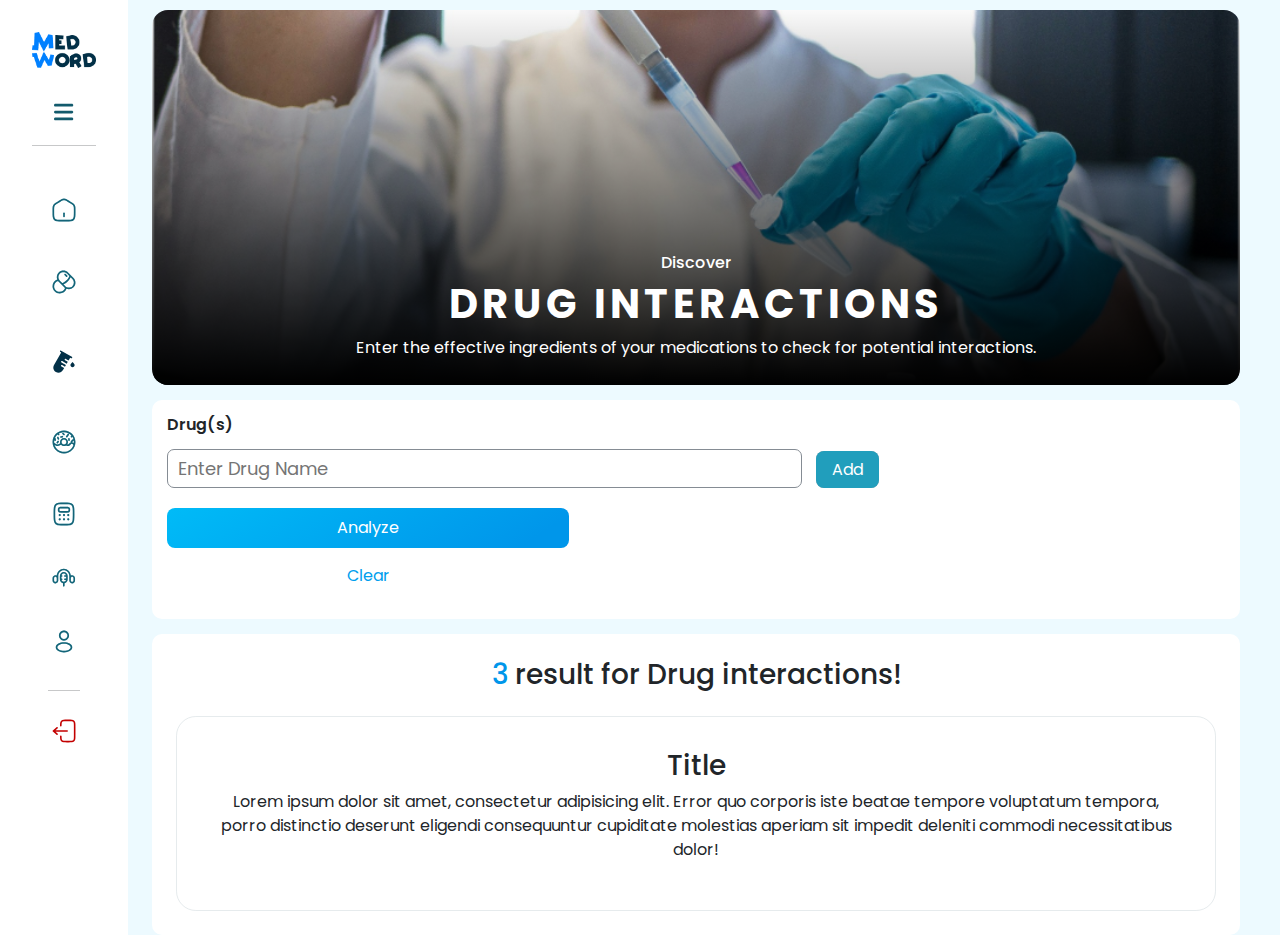
<file: drug_interactions.html>
<!DOCTYPE html>
<html lang="en">

<head>
    <meta charset="UTF-8">
    <meta name="viewport" content="width=device-width, initial-scale=1.0">
    <title>Drug Interactions</title>
    <link rel="shortcut icon" href="./img/icons8-pharmacy-shop-16.png" type="image/x-icon">
    <link rel="stylesheet" href="./css/main.css">
    <link rel="stylesheet" href="./css/drug_interaction.css">
    <link rel="stylesheet" href="https://cdnjs.cloudflare.com/ajax/libs/font-awesome/6.5.1/css/all.min.css"
        integrity="sha512-DTOQO9RWCH3ppGqcWaEA1BIZOC6xxalwEsw9c2QQeAIftl+Vegovlnee1c9QX4TctnWMn13TZye+giMm8e2LwA=="
        crossorigin="anonymous" referrerpolicy="no-referrer" />
    <link rel="stylesheet" href="./css/bootstrap.min.css">
    <link rel="preconnect" href="https://fonts.googleapis.com">
    <link rel="preconnect" href="https://fonts.gstatic.com" crossorigin>
    <link rel="preconnect" href="https://fonts.googleapis.com">
    <link rel="preconnect" href="https://fonts.gstatic.com" crossorigin>
    <link href="https://fonts.googleapis.com/css2?family=Poppins:wght@100;300;400;500;600;700;800&display=swap"
        rel="stylesheet">
</head>

<body>
    <main class="d-flex gap-lg-4 gap-3">
            <aside>
                <a href="./index.html" class="logo"> <img class="img-fluid" src="./img/Logo.png" alt=""> </a>

                <button class="back">
                    <i class="fa-solid fa-bars bars"></i>
                    <i class="fa-solid fa-arrow-left arrow d-none"></i>
                </button>
                <hr>
                <ul>
                    <li>
                        <a href="./index.html">
                            <span>
                                <svg width="32" height="32" viewBox="0 0 32 32" fill="none" xmlns="http://www.w3.org/2000/svg">
                                    <path
                                        d="M15.1999 22.4001C15.1999 22.8419 15.558 23.2001 15.9999 23.2001C16.4417 23.2001 16.7999 22.8419 16.7999 22.4001V19.2001C16.7999 18.7583 16.4417 18.4001 15.9999 18.4001C15.558 18.4001 15.1999 18.7583 15.1999 19.2001V22.4001Z"
                                        fill="#219EBC" />
                                    <path
                                        d="M15.1999 22.4001C15.1999 22.8419 15.558 23.2001 15.9999 23.2001C16.4417 23.2001 16.7999 22.8419 16.7999 22.4001V19.2001C16.7999 18.7583 16.4417 18.4001 15.9999 18.4001C15.558 18.4001 15.1999 18.7583 15.1999 19.2001V22.4001Z"
                                        fill="black" fill-opacity="0.2" />
                                    <path
                                        d="M15.1999 22.4001C15.1999 22.8419 15.558 23.2001 15.9999 23.2001C16.4417 23.2001 16.7999 22.8419 16.7999 22.4001V19.2001C16.7999 18.7583 16.4417 18.4001 15.9999 18.4001C15.558 18.4001 15.1999 18.7583 15.1999 19.2001V22.4001Z"
                                        fill="black" fill-opacity="0.2" />
                                    <path fill-rule="evenodd" clip-rule="evenodd"
                                        d="M15.9999 4.53345C15.2445 4.53345 14.5583 4.74979 13.8138 5.11184C13.0941 5.46182 12.2627 5.97781 11.2243 6.62232L9.01991 7.9904C8.03729 8.60023 7.25048 9.08854 6.64403 9.55298C6.01603 10.0339 5.53368 10.5237 5.18527 11.1603C4.83758 11.7954 4.68101 12.4713 4.60594 13.2702C4.53319 14.0444 4.53319 14.9912 4.5332 16.1785V17.8986C4.53319 19.9294 4.53318 21.5325 4.69609 22.7858C4.8632 24.0715 5.21434 25.1095 6.00772 25.9302C6.80476 26.7546 7.81902 27.123 9.07465 27.2976C10.2916 27.4668 11.8458 27.4668 13.8045 27.4668H18.1952C20.1539 27.4668 21.7081 27.4668 22.9251 27.2976C24.1807 27.123 25.195 26.7546 25.992 25.9302C26.7854 25.1095 27.1365 24.0715 27.3037 22.7858C27.4666 21.5325 27.4665 19.9294 27.4665 17.8986V16.1785C27.4665 14.9912 27.4665 14.0444 27.3938 13.2702C27.3187 12.4713 27.1622 11.7954 26.8145 11.1603C26.4661 10.5237 25.9837 10.0339 25.3557 9.55298C24.7493 9.08855 23.9625 8.60024 22.9799 7.99042L20.7755 6.62232C19.737 5.97781 18.9056 5.46181 18.1859 5.11184C17.4414 4.74979 16.7552 4.53345 15.9999 4.53345ZM12.0314 8.00451C13.1148 7.33207 13.8767 6.86042 14.5135 6.55072C15.134 6.24899 15.5734 6.13345 15.9999 6.13345C16.4263 6.13345 16.8658 6.24899 17.4862 6.55072C18.1231 6.86042 18.8849 7.33207 19.9684 8.0045L22.1017 9.32851C23.1266 9.96459 23.8462 10.4122 24.3829 10.8233C24.9051 11.2232 25.2056 11.5532 25.411 11.9285C25.6171 12.3051 25.7374 12.7453 25.8008 13.4199C25.8657 14.1106 25.8665 14.9823 25.8665 16.2176V17.8401C25.8665 19.9424 25.8649 21.4414 25.717 22.5796C25.5717 23.6975 25.298 24.3461 24.8417 24.8181C24.3891 25.2863 23.7728 25.5643 22.7047 25.7128C21.6107 25.865 20.1679 25.8668 18.1332 25.8668H13.8665C11.8318 25.8668 10.389 25.865 9.29504 25.7128C8.22692 25.5643 7.61068 25.2863 7.15804 24.8181C6.70175 24.3461 6.42805 23.6975 6.28274 22.5796C6.13479 21.4414 6.1332 19.9424 6.1332 17.8401V16.2176C6.1332 14.9823 6.13402 14.1106 6.19892 13.4199C6.26231 12.7453 6.38264 12.3051 6.58877 11.9285C6.79417 11.5532 7.09462 11.2232 7.61685 10.8233C8.15357 10.4122 8.87314 9.96459 9.89803 9.32851L12.0314 8.00451Z"
                                        fill="#219EBC" />
                                    <path fill-rule="evenodd" clip-rule="evenodd"
                                        d="M15.9999 4.53345C15.2445 4.53345 14.5583 4.74979 13.8138 5.11184C13.0941 5.46182 12.2627 5.97781 11.2243 6.62232L9.01991 7.9904C8.03729 8.60023 7.25048 9.08854 6.64403 9.55298C6.01603 10.0339 5.53368 10.5237 5.18527 11.1603C4.83758 11.7954 4.68101 12.4713 4.60594 13.2702C4.53319 14.0444 4.53319 14.9912 4.5332 16.1785V17.8986C4.53319 19.9294 4.53318 21.5325 4.69609 22.7858C4.8632 24.0715 5.21434 25.1095 6.00772 25.9302C6.80476 26.7546 7.81902 27.123 9.07465 27.2976C10.2916 27.4668 11.8458 27.4668 13.8045 27.4668H18.1952C20.1539 27.4668 21.7081 27.4668 22.9251 27.2976C24.1807 27.123 25.195 26.7546 25.992 25.9302C26.7854 25.1095 27.1365 24.0715 27.3037 22.7858C27.4666 21.5325 27.4665 19.9294 27.4665 17.8986V16.1785C27.4665 14.9912 27.4665 14.0444 27.3938 13.2702C27.3187 12.4713 27.1622 11.7954 26.8145 11.1603C26.4661 10.5237 25.9837 10.0339 25.3557 9.55298C24.7493 9.08855 23.9625 8.60024 22.9799 7.99042L20.7755 6.62232C19.737 5.97781 18.9056 5.46181 18.1859 5.11184C17.4414 4.74979 16.7552 4.53345 15.9999 4.53345ZM12.0314 8.00451C13.1148 7.33207 13.8767 6.86042 14.5135 6.55072C15.134 6.24899 15.5734 6.13345 15.9999 6.13345C16.4263 6.13345 16.8658 6.24899 17.4862 6.55072C18.1231 6.86042 18.8849 7.33207 19.9684 8.0045L22.1017 9.32851C23.1266 9.96459 23.8462 10.4122 24.3829 10.8233C24.9051 11.2232 25.2056 11.5532 25.411 11.9285C25.6171 12.3051 25.7374 12.7453 25.8008 13.4199C25.8657 14.1106 25.8665 14.9823 25.8665 16.2176V17.8401C25.8665 19.9424 25.8649 21.4414 25.717 22.5796C25.5717 23.6975 25.298 24.3461 24.8417 24.8181C24.3891 25.2863 23.7728 25.5643 22.7047 25.7128C21.6107 25.865 20.1679 25.8668 18.1332 25.8668H13.8665C11.8318 25.8668 10.389 25.865 9.29504 25.7128C8.22692 25.5643 7.61068 25.2863 7.15804 24.8181C6.70175 24.3461 6.42805 23.6975 6.28274 22.5796C6.13479 21.4414 6.1332 19.9424 6.1332 17.8401V16.2176C6.1332 14.9823 6.13402 14.1106 6.19892 13.4199C6.26231 12.7453 6.38264 12.3051 6.58877 11.9285C6.79417 11.5532 7.09462 11.2232 7.61685 10.8233C8.15357 10.4122 8.87314 9.96459 9.89803 9.32851L12.0314 8.00451Z"
                                        fill="black" fill-opacity="0.2" />
                                    <path fill-rule="evenodd" clip-rule="evenodd"
                                        d="M15.9999 4.53345C15.2445 4.53345 14.5583 4.74979 13.8138 5.11184C13.0941 5.46182 12.2627 5.97781 11.2243 6.62232L9.01991 7.9904C8.03729 8.60023 7.25048 9.08854 6.64403 9.55298C6.01603 10.0339 5.53368 10.5237 5.18527 11.1603C4.83758 11.7954 4.68101 12.4713 4.60594 13.2702C4.53319 14.0444 4.53319 14.9912 4.5332 16.1785V17.8986C4.53319 19.9294 4.53318 21.5325 4.69609 22.7858C4.8632 24.0715 5.21434 25.1095 6.00772 25.9302C6.80476 26.7546 7.81902 27.123 9.07465 27.2976C10.2916 27.4668 11.8458 27.4668 13.8045 27.4668H18.1952C20.1539 27.4668 21.7081 27.4668 22.9251 27.2976C24.1807 27.123 25.195 26.7546 25.992 25.9302C26.7854 25.1095 27.1365 24.0715 27.3037 22.7858C27.4666 21.5325 27.4665 19.9294 27.4665 17.8986V16.1785C27.4665 14.9912 27.4665 14.0444 27.3938 13.2702C27.3187 12.4713 27.1622 11.7954 26.8145 11.1603C26.4661 10.5237 25.9837 10.0339 25.3557 9.55298C24.7493 9.08855 23.9625 8.60024 22.9799 7.99042L20.7755 6.62232C19.737 5.97781 18.9056 5.46181 18.1859 5.11184C17.4414 4.74979 16.7552 4.53345 15.9999 4.53345ZM12.0314 8.00451C13.1148 7.33207 13.8767 6.86042 14.5135 6.55072C15.134 6.24899 15.5734 6.13345 15.9999 6.13345C16.4263 6.13345 16.8658 6.24899 17.4862 6.55072C18.1231 6.86042 18.8849 7.33207 19.9684 8.0045L22.1017 9.32851C23.1266 9.96459 23.8462 10.4122 24.3829 10.8233C24.9051 11.2232 25.2056 11.5532 25.411 11.9285C25.6171 12.3051 25.7374 12.7453 25.8008 13.4199C25.8657 14.1106 25.8665 14.9823 25.8665 16.2176V17.8401C25.8665 19.9424 25.8649 21.4414 25.717 22.5796C25.5717 23.6975 25.298 24.3461 24.8417 24.8181C24.3891 25.2863 23.7728 25.5643 22.7047 25.7128C21.6107 25.865 20.1679 25.8668 18.1332 25.8668H13.8665C11.8318 25.8668 10.389 25.865 9.29504 25.7128C8.22692 25.5643 7.61068 25.2863 7.15804 24.8181C6.70175 24.3461 6.42805 23.6975 6.28274 22.5796C6.13479 21.4414 6.1332 19.9424 6.1332 17.8401V16.2176C6.1332 14.9823 6.13402 14.1106 6.19892 13.4199C6.26231 12.7453 6.38264 12.3051 6.58877 11.9285C6.79417 11.5532 7.09462 11.2232 7.61685 10.8233C8.15357 10.4122 8.87314 9.96459 9.89803 9.32851L12.0314 8.00451Z"
                                        fill="black" fill-opacity="0.2" />
                                </svg>
                            </span>
                            <span>Home</span>
                        </a>
                    </li>
                    <li>
                        <a href="./drug_id.html">
                            <span>
                                <svg width="32" height="32" viewBox="0 0 32 32" fill="none" xmlns="http://www.w3.org/2000/svg">
                                    <path
                                        d="M16.5009 7.96776C16.8133 7.65534 17.3198 7.65534 17.6322 7.96776L19.2322 9.56776C19.5446 9.88018 19.5446 10.3867 19.2322 10.6991C18.9198 11.0116 18.4133 11.0116 18.1009 10.6991L16.5009 9.09913C16.1884 8.78671 16.1884 8.28018 16.5009 7.96776Z"
                                        fill="#219EBC" />
                                    <path
                                        d="M16.5009 7.96776C16.8133 7.65534 17.3198 7.65534 17.6322 7.96776L19.2322 9.56776C19.5446 9.88018 19.5446 10.3867 19.2322 10.6991C18.9198 11.0116 18.4133 11.0116 18.1009 10.6991L16.5009 9.09913C16.1884 8.78671 16.1884 8.28018 16.5009 7.96776Z"
                                        fill="black" fill-opacity="0.2" />
                                    <path
                                        d="M16.5009 7.96776C16.8133 7.65534 17.3198 7.65534 17.6322 7.96776L19.2322 9.56776C19.5446 9.88018 19.5446 10.3867 19.2322 10.6991C18.9198 11.0116 18.4133 11.0116 18.1009 10.6991L16.5009 9.09913C16.1884 8.78671 16.1884 8.28018 16.5009 7.96776Z"
                                        fill="black" fill-opacity="0.2" />
                                    <path fill-rule="evenodd" clip-rule="evenodd"
                                        d="M10.7328 6.46638C13.31 3.88914 17.4886 3.88914 20.0658 6.46638L25.5336 11.9342C28.1108 14.5114 28.1108 18.6899 25.5336 21.2672C23.6293 23.1715 20.8508 23.6687 18.49 22.7589C17.4759 25.507 14.8341 27.4667 11.7332 27.4667C7.75675 27.4667 4.5332 24.2431 4.5332 20.2667C4.5332 17.1657 6.49295 14.5239 9.24104 13.5099C8.33129 11.1491 8.82855 8.37064 10.7328 6.46638ZM18.9345 7.59775C16.9821 5.64535 13.8166 5.64535 11.8642 7.59775C9.91177 9.55016 9.91177 12.7156 11.8642 14.668L14.2674 17.0713C14.4985 16.9947 14.8229 16.8717 15.2161 16.6822C16.0754 16.2681 17.2664 15.5349 18.5336 14.2676C19.8009 13.0004 20.5343 11.8093 20.9485 10.9498C21.138 10.5566 21.261 10.2321 21.3377 10.001L18.9345 7.59775ZM22.5752 11.2385C22.52 11.3665 22.4584 11.5021 22.3898 11.6445C21.905 12.6505 21.071 13.9931 19.665 15.399C18.2591 16.805 16.9166 17.6389 15.9107 18.1236C15.7684 18.1922 15.6329 18.2537 15.505 18.3089L17.3319 20.1358C19.2844 22.0882 22.4498 22.0882 24.4022 20.1358C26.3546 18.1834 26.3546 15.0179 24.4022 13.0655L22.5752 11.2385ZM10.0059 14.9379C7.75826 15.6658 6.1332 17.7773 6.1332 20.2667C6.1332 23.3595 8.64041 25.8667 11.7332 25.8667C14.2226 25.8667 16.3341 24.2416 17.062 21.994C16.7596 21.7802 16.4713 21.5379 16.2006 21.2672L10.7328 15.7994C10.4621 15.5287 10.2198 15.2403 10.0059 14.9379Z"
                                        fill="#219EBC" />
                                    <path fill-rule="evenodd" clip-rule="evenodd"
                                        d="M10.7328 6.46638C13.31 3.88914 17.4886 3.88914 20.0658 6.46638L25.5336 11.9342C28.1108 14.5114 28.1108 18.6899 25.5336 21.2672C23.6293 23.1715 20.8508 23.6687 18.49 22.7589C17.4759 25.507 14.8341 27.4667 11.7332 27.4667C7.75675 27.4667 4.5332 24.2431 4.5332 20.2667C4.5332 17.1657 6.49295 14.5239 9.24104 13.5099C8.33129 11.1491 8.82855 8.37064 10.7328 6.46638ZM18.9345 7.59775C16.9821 5.64535 13.8166 5.64535 11.8642 7.59775C9.91177 9.55016 9.91177 12.7156 11.8642 14.668L14.2674 17.0713C14.4985 16.9947 14.8229 16.8717 15.2161 16.6822C16.0754 16.2681 17.2664 15.5349 18.5336 14.2676C19.8009 13.0004 20.5343 11.8093 20.9485 10.9498C21.138 10.5566 21.261 10.2321 21.3377 10.001L18.9345 7.59775ZM22.5752 11.2385C22.52 11.3665 22.4584 11.5021 22.3898 11.6445C21.905 12.6505 21.071 13.9931 19.665 15.399C18.2591 16.805 16.9166 17.6389 15.9107 18.1236C15.7684 18.1922 15.6329 18.2537 15.505 18.3089L17.3319 20.1358C19.2844 22.0882 22.4498 22.0882 24.4022 20.1358C26.3546 18.1834 26.3546 15.0179 24.4022 13.0655L22.5752 11.2385ZM10.0059 14.9379C7.75826 15.6658 6.1332 17.7773 6.1332 20.2667C6.1332 23.3595 8.64041 25.8667 11.7332 25.8667C14.2226 25.8667 16.3341 24.2416 17.062 21.994C16.7596 21.7802 16.4713 21.5379 16.2006 21.2672L10.7328 15.7994C10.4621 15.5287 10.2198 15.2403 10.0059 14.9379Z"
                                        fill="black" fill-opacity="0.2" />
                                    <path fill-rule="evenodd" clip-rule="evenodd"
                                        d="M10.7328 6.46638C13.31 3.88914 17.4886 3.88914 20.0658 6.46638L25.5336 11.9342C28.1108 14.5114 28.1108 18.6899 25.5336 21.2672C23.6293 23.1715 20.8508 23.6687 18.49 22.7589C17.4759 25.507 14.8341 27.4667 11.7332 27.4667C7.75675 27.4667 4.5332 24.2431 4.5332 20.2667C4.5332 17.1657 6.49295 14.5239 9.24104 13.5099C8.33129 11.1491 8.82855 8.37064 10.7328 6.46638ZM18.9345 7.59775C16.9821 5.64535 13.8166 5.64535 11.8642 7.59775C9.91177 9.55016 9.91177 12.7156 11.8642 14.668L14.2674 17.0713C14.4985 16.9947 14.8229 16.8717 15.2161 16.6822C16.0754 16.2681 17.2664 15.5349 18.5336 14.2676C19.8009 13.0004 20.5343 11.8093 20.9485 10.9498C21.138 10.5566 21.261 10.2321 21.3377 10.001L18.9345 7.59775ZM22.5752 11.2385C22.52 11.3665 22.4584 11.5021 22.3898 11.6445C21.905 12.6505 21.071 13.9931 19.665 15.399C18.2591 16.805 16.9166 17.6389 15.9107 18.1236C15.7684 18.1922 15.6329 18.2537 15.505 18.3089L17.3319 20.1358C19.2844 22.0882 22.4498 22.0882 24.4022 20.1358C26.3546 18.1834 26.3546 15.0179 24.4022 13.0655L22.5752 11.2385ZM10.0059 14.9379C7.75826 15.6658 6.1332 17.7773 6.1332 20.2667C6.1332 23.3595 8.64041 25.8667 11.7332 25.8667C14.2226 25.8667 16.3341 24.2416 17.062 21.994C16.7596 21.7802 16.4713 21.5379 16.2006 21.2672L10.7328 15.7994C10.4621 15.5287 10.2198 15.2403 10.0059 14.9379Z"
                                        fill="black" fill-opacity="0.2" />
                                </svg>
                            </span>
                            <span>Drug I.D.</span>
                        </a>
                    </li>
                    <li>
                        <a class='active' href="./drug_interactions.html">
                            <span>
                            <svg width="32" height="32" viewBox="0 0 32 32" fill="none" xmlns="http://www.w3.org/2000/svg">
                            <path d="M12.0178 4.92646C12.2426 4.54612 12.7332 4.42007 13.1136 4.64491L14.0007 5.16938L23.8643 10.8304C24.2475 11.0503 24.3799 11.5393 24.1599 11.9225C23.94 12.3057 23.4511 12.438 23.0679 12.2181L22.168 11.7016L20.5629 14.4721L20.5609 14.471L17.8323 12.9011C17.4494 12.6808 16.9603 12.8126 16.74 13.1955C16.5196 13.5785 16.6515 14.0676 17.0344 14.2879L19.7608 15.8566L18.7352 17.6268L18.7333 17.6256L14.2501 15.0462C13.8672 14.8259 13.3781 14.9577 13.1578 15.3407C12.9374 15.7236 13.0692 16.2127 13.4522 16.433L17.9331 19.0112L16.9885 20.6417L16.9866 20.6406L14.1997 19.0372C13.8167 18.8168 13.3276 18.9487 13.1073 19.3316C12.887 19.7146 13.0188 20.2037 13.4018 20.424L16.1864 22.0262L14.9925 24.0869C13.5632 26.5541 10.3976 27.3994 7.9219 25.975C5.44623 24.5506 4.598 21.3959 6.02733 18.9287L13.1972 6.55299L13.191 6.54933L12.2993 6.02224C11.919 5.7974 11.7929 5.3068 12.0178 4.92646Z" fill="#023047"/>
                            <path d="M24.533 21.3334C25.7112 21.3334 26.6663 20.3384 26.6663 19.1111C26.6663 18.3432 25.8312 17.3183 25.206 16.6586C24.8358 16.2681 24.2302 16.2681 23.8601 16.6586C23.2348 17.3183 22.3997 18.3432 22.3997 19.1111C22.3997 20.3384 23.3548 21.3334 24.533 21.3334Z" fill="#023047"/>
                            </svg>
                            </span>
                            <span>Drug Interaction</span>
                        </a>
                    </li>
                    <li>
                        <a href="./food_interactions.html">
                            <span>
                                <svg width="32" height="32" viewBox="0 0 32 32" fill="none" xmlns="http://www.w3.org/2000/svg">
                                    <path fill-rule="evenodd" clip-rule="evenodd"
                                        d="M6.31839 14.0876C6.19689 14.7063 6.1332 15.3457 6.1332 16C6.1332 16.2415 6.14188 16.481 6.15894 16.7182C6.18137 16.7364 6.20496 16.7555 6.22967 16.7752C6.46449 16.963 6.79554 17.2127 7.18054 17.4611C7.98856 17.9823 8.88711 18.4 9.59987 18.4C10.0645 18.4 10.6279 18.2201 11.219 17.9224C11.5782 17.7416 11.9215 17.5307 12.2246 17.3252C12.079 16.9104 11.9999 16.4645 11.9999 16C11.9999 13.7909 13.7907 12 15.9999 12C18.209 12 19.9999 13.7909 19.9999 16C19.9999 16.8224 19.7517 17.5869 19.3261 18.2225C19.5637 18.3356 19.8092 18.4 20.0589 18.4C20.5527 18.4 20.786 18.1662 21.2498 17.6171C21.261 17.6038 21.2723 17.5904 21.2838 17.5768C21.6693 17.1195 22.2323 16.4517 23.2317 16.2987C23.0947 16.2569 22.9674 16.1778 22.8658 16.0624C22.5738 15.7309 22.6058 15.2254 22.9374 14.9333L24.7274 13.357C24.9347 13.1744 25.21 13.1185 25.4587 13.1833C25.2121 12.354 24.8594 11.5704 24.4164 10.8482L24.0322 11.2323C23.7198 11.5448 23.2133 11.5448 22.9008 11.2323C22.5884 10.9199 22.5884 10.4134 22.9008 10.101L23.4597 9.54209C21.6506 7.45408 18.9795 6.13333 15.9999 6.13333C14.1118 6.13333 12.3476 6.66365 10.8481 7.58348L11.2322 7.96764C11.5446 8.28006 11.5446 8.78659 11.2322 9.09901C10.9198 9.41143 10.4133 9.41143 10.1009 9.09901L9.54196 8.54012C8.46968 9.4692 7.59974 10.6256 7.00711 11.9344C7.44506 11.914 7.81852 12.2503 7.84296 12.689L7.92686 14.1952C7.95144 14.6363 7.61374 15.0139 7.1726 15.0384C6.73146 15.063 6.35392 14.7253 6.32934 14.2842L6.31839 14.0876ZM25.7645 14.5756L23.9949 16.1341C23.9297 16.1915 23.8578 16.2364 23.7821 16.2689C24.5883 16.2997 25.2727 16.6391 25.8118 17.0451C25.848 16.7017 25.8665 16.353 25.8665 16C25.8665 15.5163 25.8317 15.0407 25.7645 14.5756ZM25.4406 18.8767C24.9698 18.345 24.3405 17.8667 23.6631 17.8667C23.1692 17.8667 22.9359 18.1005 22.4721 18.6496C22.4609 18.6628 22.4496 18.6762 22.4381 18.6899C22.0003 19.2092 21.3337 20 20.0589 20C19.3045 20 18.6558 19.7259 18.1368 19.3819C17.5186 19.7734 16.7857 20 15.9999 20C14.8311 20 13.7795 19.4987 13.0481 18.6995C12.7169 18.9207 12.34 19.1494 11.9386 19.3515C11.2546 19.6959 10.428 20 9.59987 20C8.5198 20 7.41691 19.4798 6.59101 18.9794C7.85426 22.9724 11.5891 25.8667 15.9999 25.8667C20.4484 25.8667 24.2093 22.9227 25.4406 18.8767ZM4.5332 16C4.5332 9.66713 9.667 4.53333 15.9999 4.53333C22.3327 4.53333 27.4665 9.66713 27.4665 16C27.4665 22.3329 22.3327 27.4667 15.9999 27.4667C9.667 27.4667 4.5332 22.3329 4.5332 16ZM14.3675 6.90097C14.6799 6.58855 15.1865 6.58855 15.4989 6.90097L16.5656 7.96764C16.878 8.28006 16.878 8.78659 16.5656 9.09901C16.2531 9.41143 15.7466 9.41143 15.4342 9.09901L14.3675 8.03234C14.0551 7.71992 14.0551 7.21339 14.3675 6.90097ZM20.7465 7.89333C21.1 8.15842 21.1716 8.65986 20.9065 9.01332L19.3065 11.1467C19.0414 11.5001 18.54 11.5718 18.1865 11.3067C17.8331 11.0416 17.7614 10.5401 18.0265 10.1867L19.6265 8.05332C19.8916 7.69986 20.3931 7.62823 20.7465 7.89333ZM15.1726 10.4596C15.287 10.8864 15.0337 11.325 14.6069 11.4394L13.1498 11.8298C12.7231 11.9442 12.2844 11.6909 12.17 11.2641C12.0557 10.8374 12.3089 10.3987 12.7357 10.2843L14.1928 9.89392C14.6196 9.77956 15.0583 10.0328 15.1726 10.4596ZM9.48985 10.8519C9.89207 10.669 10.3664 10.8469 10.5492 11.2491L11.1734 12.6224C11.3563 13.0246 11.1784 13.4989 10.7762 13.6817C10.374 13.8646 9.89969 13.6867 9.71686 13.2845L9.09262 11.9112C8.90978 11.509 9.08763 11.0347 9.48985 10.8519ZM20.9222 11.9758C21.3635 11.9551 21.7381 12.296 21.7588 12.7374L21.8296 14.2442C21.8504 14.6855 21.5094 15.0601 21.0681 15.0809C20.6267 15.1016 20.2522 14.7607 20.2314 14.3193L20.1606 12.8125C20.1399 12.3711 20.4808 11.9966 20.9222 11.9758ZM15.9999 13.6C14.6744 13.6 13.5999 14.6745 13.5999 16C13.5999 17.3255 14.6744 18.4 15.9999 18.4C17.3254 18.4 18.3999 17.3255 18.3999 16C18.3999 14.6745 17.3254 13.6 15.9999 13.6ZM10.6058 14.8213C10.9624 15.0822 11.0399 15.5828 10.7789 15.9393L9.888 17.1566C9.62706 17.5132 9.12649 17.5906 8.76995 17.3297C8.41341 17.0688 8.33591 16.5682 8.59686 16.2117L9.48777 14.9944C9.74872 14.6378 10.2493 14.5603 10.6058 14.8213Z"
                                        fill="#219EBC" />
                                    <path fill-rule="evenodd" clip-rule="evenodd"
                                        d="M6.31839 14.0876C6.19689 14.7063 6.1332 15.3457 6.1332 16C6.1332 16.2415 6.14188 16.481 6.15894 16.7182C6.18137 16.7364 6.20496 16.7555 6.22967 16.7752C6.46449 16.963 6.79554 17.2127 7.18054 17.4611C7.98856 17.9823 8.88711 18.4 9.59987 18.4C10.0645 18.4 10.6279 18.2201 11.219 17.9224C11.5782 17.7416 11.9215 17.5307 12.2246 17.3252C12.079 16.9104 11.9999 16.4645 11.9999 16C11.9999 13.7909 13.7907 12 15.9999 12C18.209 12 19.9999 13.7909 19.9999 16C19.9999 16.8224 19.7517 17.5869 19.3261 18.2225C19.5637 18.3356 19.8092 18.4 20.0589 18.4C20.5527 18.4 20.786 18.1662 21.2498 17.6171C21.261 17.6038 21.2723 17.5904 21.2838 17.5768C21.6693 17.1195 22.2323 16.4517 23.2317 16.2987C23.0947 16.2569 22.9674 16.1778 22.8658 16.0624C22.5738 15.7309 22.6058 15.2254 22.9374 14.9333L24.7274 13.357C24.9347 13.1744 25.21 13.1185 25.4587 13.1833C25.2121 12.354 24.8594 11.5704 24.4164 10.8482L24.0322 11.2323C23.7198 11.5448 23.2133 11.5448 22.9008 11.2323C22.5884 10.9199 22.5884 10.4134 22.9008 10.101L23.4597 9.54209C21.6506 7.45408 18.9795 6.13333 15.9999 6.13333C14.1118 6.13333 12.3476 6.66365 10.8481 7.58348L11.2322 7.96764C11.5446 8.28006 11.5446 8.78659 11.2322 9.09901C10.9198 9.41143 10.4133 9.41143 10.1009 9.09901L9.54196 8.54012C8.46968 9.4692 7.59974 10.6256 7.00711 11.9344C7.44506 11.914 7.81852 12.2503 7.84296 12.689L7.92686 14.1952C7.95144 14.6363 7.61374 15.0139 7.1726 15.0384C6.73146 15.063 6.35392 14.7253 6.32934 14.2842L6.31839 14.0876ZM25.7645 14.5756L23.9949 16.1341C23.9297 16.1915 23.8578 16.2364 23.7821 16.2689C24.5883 16.2997 25.2727 16.6391 25.8118 17.0451C25.848 16.7017 25.8665 16.353 25.8665 16C25.8665 15.5163 25.8317 15.0407 25.7645 14.5756ZM25.4406 18.8767C24.9698 18.345 24.3405 17.8667 23.6631 17.8667C23.1692 17.8667 22.9359 18.1005 22.4721 18.6496C22.4609 18.6628 22.4496 18.6762 22.4381 18.6899C22.0003 19.2092 21.3337 20 20.0589 20C19.3045 20 18.6558 19.7259 18.1368 19.3819C17.5186 19.7734 16.7857 20 15.9999 20C14.8311 20 13.7795 19.4987 13.0481 18.6995C12.7169 18.9207 12.34 19.1494 11.9386 19.3515C11.2546 19.6959 10.428 20 9.59987 20C8.5198 20 7.41691 19.4798 6.59101 18.9794C7.85426 22.9724 11.5891 25.8667 15.9999 25.8667C20.4484 25.8667 24.2093 22.9227 25.4406 18.8767ZM4.5332 16C4.5332 9.66713 9.667 4.53333 15.9999 4.53333C22.3327 4.53333 27.4665 9.66713 27.4665 16C27.4665 22.3329 22.3327 27.4667 15.9999 27.4667C9.667 27.4667 4.5332 22.3329 4.5332 16ZM14.3675 6.90097C14.6799 6.58855 15.1865 6.58855 15.4989 6.90097L16.5656 7.96764C16.878 8.28006 16.878 8.78659 16.5656 9.09901C16.2531 9.41143 15.7466 9.41143 15.4342 9.09901L14.3675 8.03234C14.0551 7.71992 14.0551 7.21339 14.3675 6.90097ZM20.7465 7.89333C21.1 8.15842 21.1716 8.65986 20.9065 9.01332L19.3065 11.1467C19.0414 11.5001 18.54 11.5718 18.1865 11.3067C17.8331 11.0416 17.7614 10.5401 18.0265 10.1867L19.6265 8.05332C19.8916 7.69986 20.3931 7.62823 20.7465 7.89333ZM15.1726 10.4596C15.287 10.8864 15.0337 11.325 14.6069 11.4394L13.1498 11.8298C12.7231 11.9442 12.2844 11.6909 12.17 11.2641C12.0557 10.8374 12.3089 10.3987 12.7357 10.2843L14.1928 9.89392C14.6196 9.77956 15.0583 10.0328 15.1726 10.4596ZM9.48985 10.8519C9.89207 10.669 10.3664 10.8469 10.5492 11.2491L11.1734 12.6224C11.3563 13.0246 11.1784 13.4989 10.7762 13.6817C10.374 13.8646 9.89969 13.6867 9.71686 13.2845L9.09262 11.9112C8.90978 11.509 9.08763 11.0347 9.48985 10.8519ZM20.9222 11.9758C21.3635 11.9551 21.7381 12.296 21.7588 12.7374L21.8296 14.2442C21.8504 14.6855 21.5094 15.0601 21.0681 15.0809C20.6267 15.1016 20.2522 14.7607 20.2314 14.3193L20.1606 12.8125C20.1399 12.3711 20.4808 11.9966 20.9222 11.9758ZM15.9999 13.6C14.6744 13.6 13.5999 14.6745 13.5999 16C13.5999 17.3255 14.6744 18.4 15.9999 18.4C17.3254 18.4 18.3999 17.3255 18.3999 16C18.3999 14.6745 17.3254 13.6 15.9999 13.6ZM10.6058 14.8213C10.9624 15.0822 11.0399 15.5828 10.7789 15.9393L9.888 17.1566C9.62706 17.5132 9.12649 17.5906 8.76995 17.3297C8.41341 17.0688 8.33591 16.5682 8.59686 16.2117L9.48777 14.9944C9.74872 14.6378 10.2493 14.5603 10.6058 14.8213Z"
                                        fill="black" fill-opacity="0.2" />
                                    <path fill-rule="evenodd" clip-rule="evenodd"
                                        d="M6.31839 14.0876C6.19689 14.7063 6.1332 15.3457 6.1332 16C6.1332 16.2415 6.14188 16.481 6.15894 16.7182C6.18137 16.7364 6.20496 16.7555 6.22967 16.7752C6.46449 16.963 6.79554 17.2127 7.18054 17.4611C7.98856 17.9823 8.88711 18.4 9.59987 18.4C10.0645 18.4 10.6279 18.2201 11.219 17.9224C11.5782 17.7416 11.9215 17.5307 12.2246 17.3252C12.079 16.9104 11.9999 16.4645 11.9999 16C11.9999 13.7909 13.7907 12 15.9999 12C18.209 12 19.9999 13.7909 19.9999 16C19.9999 16.8224 19.7517 17.5869 19.3261 18.2225C19.5637 18.3356 19.8092 18.4 20.0589 18.4C20.5527 18.4 20.786 18.1662 21.2498 17.6171C21.261 17.6038 21.2723 17.5904 21.2838 17.5768C21.6693 17.1195 22.2323 16.4517 23.2317 16.2987C23.0947 16.2569 22.9674 16.1778 22.8658 16.0624C22.5738 15.7309 22.6058 15.2254 22.9374 14.9333L24.7274 13.357C24.9347 13.1744 25.21 13.1185 25.4587 13.1833C25.2121 12.354 24.8594 11.5704 24.4164 10.8482L24.0322 11.2323C23.7198 11.5448 23.2133 11.5448 22.9008 11.2323C22.5884 10.9199 22.5884 10.4134 22.9008 10.101L23.4597 9.54209C21.6506 7.45408 18.9795 6.13333 15.9999 6.13333C14.1118 6.13333 12.3476 6.66365 10.8481 7.58348L11.2322 7.96764C11.5446 8.28006 11.5446 8.78659 11.2322 9.09901C10.9198 9.41143 10.4133 9.41143 10.1009 9.09901L9.54196 8.54012C8.46968 9.4692 7.59974 10.6256 7.00711 11.9344C7.44506 11.914 7.81852 12.2503 7.84296 12.689L7.92686 14.1952C7.95144 14.6363 7.61374 15.0139 7.1726 15.0384C6.73146 15.063 6.35392 14.7253 6.32934 14.2842L6.31839 14.0876ZM25.7645 14.5756L23.9949 16.1341C23.9297 16.1915 23.8578 16.2364 23.7821 16.2689C24.5883 16.2997 25.2727 16.6391 25.8118 17.0451C25.848 16.7017 25.8665 16.353 25.8665 16C25.8665 15.5163 25.8317 15.0407 25.7645 14.5756ZM25.4406 18.8767C24.9698 18.345 24.3405 17.8667 23.6631 17.8667C23.1692 17.8667 22.9359 18.1005 22.4721 18.6496C22.4609 18.6628 22.4496 18.6762 22.4381 18.6899C22.0003 19.2092 21.3337 20 20.0589 20C19.3045 20 18.6558 19.7259 18.1368 19.3819C17.5186 19.7734 16.7857 20 15.9999 20C14.8311 20 13.7795 19.4987 13.0481 18.6995C12.7169 18.9207 12.34 19.1494 11.9386 19.3515C11.2546 19.6959 10.428 20 9.59987 20C8.5198 20 7.41691 19.4798 6.59101 18.9794C7.85426 22.9724 11.5891 25.8667 15.9999 25.8667C20.4484 25.8667 24.2093 22.9227 25.4406 18.8767ZM4.5332 16C4.5332 9.66713 9.667 4.53333 15.9999 4.53333C22.3327 4.53333 27.4665 9.66713 27.4665 16C27.4665 22.3329 22.3327 27.4667 15.9999 27.4667C9.667 27.4667 4.5332 22.3329 4.5332 16ZM14.3675 6.90097C14.6799 6.58855 15.1865 6.58855 15.4989 6.90097L16.5656 7.96764C16.878 8.28006 16.878 8.78659 16.5656 9.09901C16.2531 9.41143 15.7466 9.41143 15.4342 9.09901L14.3675 8.03234C14.0551 7.71992 14.0551 7.21339 14.3675 6.90097ZM20.7465 7.89333C21.1 8.15842 21.1716 8.65986 20.9065 9.01332L19.3065 11.1467C19.0414 11.5001 18.54 11.5718 18.1865 11.3067C17.8331 11.0416 17.7614 10.5401 18.0265 10.1867L19.6265 8.05332C19.8916 7.69986 20.3931 7.62823 20.7465 7.89333ZM15.1726 10.4596C15.287 10.8864 15.0337 11.325 14.6069 11.4394L13.1498 11.8298C12.7231 11.9442 12.2844 11.6909 12.17 11.2641C12.0557 10.8374 12.3089 10.3987 12.7357 10.2843L14.1928 9.89392C14.6196 9.77956 15.0583 10.0328 15.1726 10.4596ZM9.48985 10.8519C9.89207 10.669 10.3664 10.8469 10.5492 11.2491L11.1734 12.6224C11.3563 13.0246 11.1784 13.4989 10.7762 13.6817C10.374 13.8646 9.89969 13.6867 9.71686 13.2845L9.09262 11.9112C8.90978 11.509 9.08763 11.0347 9.48985 10.8519ZM20.9222 11.9758C21.3635 11.9551 21.7381 12.296 21.7588 12.7374L21.8296 14.2442C21.8504 14.6855 21.5094 15.0601 21.0681 15.0809C20.6267 15.1016 20.2522 14.7607 20.2314 14.3193L20.1606 12.8125C20.1399 12.3711 20.4808 11.9966 20.9222 11.9758ZM15.9999 13.6C14.6744 13.6 13.5999 14.6745 13.5999 16C13.5999 17.3255 14.6744 18.4 15.9999 18.4C17.3254 18.4 18.3999 17.3255 18.3999 16C18.3999 14.6745 17.3254 13.6 15.9999 13.6ZM10.6058 14.8213C10.9624 15.0822 11.0399 15.5828 10.7789 15.9393L9.888 17.1566C9.62706 17.5132 9.12649 17.5906 8.76995 17.3297C8.41341 17.0688 8.33591 16.5682 8.59686 16.2117L9.48777 14.9944C9.74872 14.6378 10.2493 14.5603 10.6058 14.8213Z"
                                        fill="black" fill-opacity="0.2" />
                                </svg>
                    
                    
                            </span>
                            <span>Food Interaction</span>
                        </a>
                    </li>
                    <li>
                        <a href="./calculator.html">
                            <span>
                                <svg width="32" height="32" viewBox="0 0 32 32" fill="none" xmlns="http://www.w3.org/2000/svg">
                                <path fill-rule="evenodd" clip-rule="evenodd"
                                    d="M15.9329 4.53345H16.0663C18.2724 4.53343 20.0186 4.53341 21.3847 4.73749C22.797 4.94846 23.9167 5.39191 24.7884 6.36037C25.6491 7.31677 26.0333 8.52515 26.2181 10.0519C26.3996 11.5523 26.3996 13.4774 26.3996 15.9445V16.0558C26.3996 18.5228 26.3996 20.448 26.2181 21.9483C26.0333 23.4751 25.6491 24.6835 24.7884 25.6399C23.9167 26.6083 22.797 27.0518 21.3847 27.2627C20.0186 27.4668 18.2725 27.4668 16.0663 27.4668H15.9329C13.7268 27.4668 11.9806 27.4668 10.6145 27.2627C9.20225 27.0518 8.08247 26.6083 7.21086 25.6399C6.35011 24.6835 5.96588 23.4751 5.78114 21.9483C5.59959 20.448 5.5996 18.5228 5.59961 16.0558V15.9445C5.5996 13.4774 5.59959 11.5523 5.78114 10.0519C5.96588 8.52515 6.35011 7.31677 7.21086 6.36037C8.08247 5.39191 9.20225 4.94846 10.6145 4.73749C11.9806 4.53341 13.7268 4.53343 15.9329 4.53345ZM10.8509 6.31993C9.64895 6.49948 8.93441 6.83708 8.40013 7.43072C7.855 8.03642 7.53628 8.86617 7.36955 10.2441C7.20099 11.6372 7.19961 13.4656 7.19961 16.0001C7.19961 18.5347 7.20099 20.3631 7.36955 21.7561C7.53628 23.1341 7.855 23.9638 8.40013 24.5695C8.93441 25.1631 9.64895 25.5007 10.8509 25.6803C12.0853 25.8647 13.7118 25.8668 15.9996 25.8668C18.2874 25.8668 19.914 25.8647 21.1483 25.6803C22.3503 25.5007 23.0648 25.1631 23.5991 24.5695C24.1442 23.9638 24.4629 23.1341 24.6297 21.7561C24.7982 20.3631 24.7996 18.5347 24.7996 16.0001C24.7996 13.4656 24.7982 11.6372 24.6297 10.2441C24.4629 8.86617 24.1442 8.03642 23.5991 7.43072C23.0648 6.83708 22.3503 6.49948 21.1483 6.31993C19.914 6.13554 18.2874 6.13345 15.9996 6.13345C13.7118 6.13345 12.0853 6.13554 10.8509 6.31993ZM12.7101 8.80005C12.7397 8.80008 12.7695 8.80011 12.7996 8.80011H19.1996C19.2297 8.80011 19.2596 8.80008 19.2891 8.80005C19.6953 8.79962 20.0457 8.79925 20.3541 8.88189C21.1823 9.10381 21.8292 9.75073 22.0512 10.5789C22.1338 10.8874 22.1334 11.2378 22.133 11.644C22.133 11.6735 22.1329 11.7033 22.1329 11.7334C22.1329 11.7636 22.133 11.7934 22.133 11.8229C22.1334 12.2291 22.1338 12.5795 22.0512 12.8879C21.8292 13.7162 21.1823 14.3631 20.3541 14.585C20.0457 14.6676 19.6953 14.6673 19.2891 14.6668C19.2596 14.6668 19.2297 14.6668 19.1996 14.6668H12.7996C12.7695 14.6668 12.7397 14.6668 12.7101 14.6668C12.304 14.6673 11.9535 14.6676 11.6451 14.585C10.8169 14.3631 10.17 13.7162 9.94805 12.8879C9.86541 12.5795 9.86578 12.2291 9.86621 11.8229C9.86624 11.7934 9.86628 11.7636 9.86628 11.7334C9.86628 11.7033 9.86624 11.6735 9.86621 11.644C9.86578 11.2378 9.86541 10.8874 9.94805 10.5789C10.17 9.75073 10.8169 9.10381 11.6451 8.88189C11.9535 8.79925 12.304 8.79962 12.7101 8.80005ZM12.7996 10.4001C12.2521 10.4001 12.1353 10.407 12.0592 10.4274C11.7831 10.5013 11.5675 10.717 11.4935 10.9931C11.4731 11.0691 11.4663 11.186 11.4663 11.7334C11.4663 12.2809 11.4731 12.3977 11.4935 12.4738C11.5675 12.7499 11.7831 12.9655 12.0592 13.0395C12.1353 13.0599 12.2521 13.0668 12.7996 13.0668H19.1996C19.7471 13.0668 19.8639 13.0599 19.94 13.0395C20.2161 12.9655 20.4317 12.7499 20.5057 12.4738C20.5261 12.3977 20.5329 12.2809 20.5329 11.7334C20.5329 11.186 20.5261 11.0691 20.5057 10.9931C20.4317 10.717 20.2161 10.5013 19.94 10.4274C19.8639 10.407 19.7471 10.4001 19.1996 10.4001H12.7996Z"
                                    fill="#219EBC" />
                                <path fill-rule="evenodd" clip-rule="evenodd"
                                    d="M15.9329 4.53345H16.0663C18.2724 4.53343 20.0186 4.53341 21.3847 4.73749C22.797 4.94846 23.9167 5.39191 24.7884 6.36037C25.6491 7.31677 26.0333 8.52515 26.2181 10.0519C26.3996 11.5523 26.3996 13.4774 26.3996 15.9445V16.0558C26.3996 18.5228 26.3996 20.448 26.2181 21.9483C26.0333 23.4751 25.6491 24.6835 24.7884 25.6399C23.9167 26.6083 22.797 27.0518 21.3847 27.2627C20.0186 27.4668 18.2725 27.4668 16.0663 27.4668H15.9329C13.7268 27.4668 11.9806 27.4668 10.6145 27.2627C9.20225 27.0518 8.08247 26.6083 7.21086 25.6399C6.35011 24.6835 5.96588 23.4751 5.78114 21.9483C5.59959 20.448 5.5996 18.5228 5.59961 16.0558V15.9445C5.5996 13.4774 5.59959 11.5523 5.78114 10.0519C5.96588 8.52515 6.35011 7.31677 7.21086 6.36037C8.08247 5.39191 9.20225 4.94846 10.6145 4.73749C11.9806 4.53341 13.7268 4.53343 15.9329 4.53345ZM10.8509 6.31993C9.64895 6.49948 8.93441 6.83708 8.40013 7.43072C7.855 8.03642 7.53628 8.86617 7.36955 10.2441C7.20099 11.6372 7.19961 13.4656 7.19961 16.0001C7.19961 18.5347 7.20099 20.3631 7.36955 21.7561C7.53628 23.1341 7.855 23.9638 8.40013 24.5695C8.93441 25.1631 9.64895 25.5007 10.8509 25.6803C12.0853 25.8647 13.7118 25.8668 15.9996 25.8668C18.2874 25.8668 19.914 25.8647 21.1483 25.6803C22.3503 25.5007 23.0648 25.1631 23.5991 24.5695C24.1442 23.9638 24.4629 23.1341 24.6297 21.7561C24.7982 20.3631 24.7996 18.5347 24.7996 16.0001C24.7996 13.4656 24.7982 11.6372 24.6297 10.2441C24.4629 8.86617 24.1442 8.03642 23.5991 7.43072C23.0648 6.83708 22.3503 6.49948 21.1483 6.31993C19.914 6.13554 18.2874 6.13345 15.9996 6.13345C13.7118 6.13345 12.0853 6.13554 10.8509 6.31993ZM12.7101 8.80005C12.7397 8.80008 12.7695 8.80011 12.7996 8.80011H19.1996C19.2297 8.80011 19.2596 8.80008 19.2891 8.80005C19.6953 8.79962 20.0457 8.79925 20.3541 8.88189C21.1823 9.10381 21.8292 9.75073 22.0512 10.5789C22.1338 10.8874 22.1334 11.2378 22.133 11.644C22.133 11.6735 22.1329 11.7033 22.1329 11.7334C22.1329 11.7636 22.133 11.7934 22.133 11.8229C22.1334 12.2291 22.1338 12.5795 22.0512 12.8879C21.8292 13.7162 21.1823 14.3631 20.3541 14.585C20.0457 14.6676 19.6953 14.6673 19.2891 14.6668C19.2596 14.6668 19.2297 14.6668 19.1996 14.6668H12.7996C12.7695 14.6668 12.7397 14.6668 12.7101 14.6668C12.304 14.6673 11.9535 14.6676 11.6451 14.585C10.8169 14.3631 10.17 13.7162 9.94805 12.8879C9.86541 12.5795 9.86578 12.2291 9.86621 11.8229C9.86624 11.7934 9.86628 11.7636 9.86628 11.7334C9.86628 11.7033 9.86624 11.6735 9.86621 11.644C9.86578 11.2378 9.86541 10.8874 9.94805 10.5789C10.17 9.75073 10.8169 9.10381 11.6451 8.88189C11.9535 8.79925 12.304 8.79962 12.7101 8.80005ZM12.7996 10.4001C12.2521 10.4001 12.1353 10.407 12.0592 10.4274C11.7831 10.5013 11.5675 10.717 11.4935 10.9931C11.4731 11.0691 11.4663 11.186 11.4663 11.7334C11.4663 12.2809 11.4731 12.3977 11.4935 12.4738C11.5675 12.7499 11.7831 12.9655 12.0592 13.0395C12.1353 13.0599 12.2521 13.0668 12.7996 13.0668H19.1996C19.7471 13.0668 19.8639 13.0599 19.94 13.0395C20.2161 12.9655 20.4317 12.7499 20.5057 12.4738C20.5261 12.3977 20.5329 12.2809 20.5329 11.7334C20.5329 11.186 20.5261 11.0691 20.5057 10.9931C20.4317 10.717 20.2161 10.5013 19.94 10.4274C19.8639 10.407 19.7471 10.4001 19.1996 10.4001H12.7996Z"
                                    fill="black" fill-opacity="0.2" />
                                <path fill-rule="evenodd" clip-rule="evenodd"
                                    d="M15.9329 4.53345H16.0663C18.2724 4.53343 20.0186 4.53341 21.3847 4.73749C22.797 4.94846 23.9167 5.39191 24.7884 6.36037C25.6491 7.31677 26.0333 8.52515 26.2181 10.0519C26.3996 11.5523 26.3996 13.4774 26.3996 15.9445V16.0558C26.3996 18.5228 26.3996 20.448 26.2181 21.9483C26.0333 23.4751 25.6491 24.6835 24.7884 25.6399C23.9167 26.6083 22.797 27.0518 21.3847 27.2627C20.0186 27.4668 18.2725 27.4668 16.0663 27.4668H15.9329C13.7268 27.4668 11.9806 27.4668 10.6145 27.2627C9.20225 27.0518 8.08247 26.6083 7.21086 25.6399C6.35011 24.6835 5.96588 23.4751 5.78114 21.9483C5.59959 20.448 5.5996 18.5228 5.59961 16.0558V15.9445C5.5996 13.4774 5.59959 11.5523 5.78114 10.0519C5.96588 8.52515 6.35011 7.31677 7.21086 6.36037C8.08247 5.39191 9.20225 4.94846 10.6145 4.73749C11.9806 4.53341 13.7268 4.53343 15.9329 4.53345ZM10.8509 6.31993C9.64895 6.49948 8.93441 6.83708 8.40013 7.43072C7.855 8.03642 7.53628 8.86617 7.36955 10.2441C7.20099 11.6372 7.19961 13.4656 7.19961 16.0001C7.19961 18.5347 7.20099 20.3631 7.36955 21.7561C7.53628 23.1341 7.855 23.9638 8.40013 24.5695C8.93441 25.1631 9.64895 25.5007 10.8509 25.6803C12.0853 25.8647 13.7118 25.8668 15.9996 25.8668C18.2874 25.8668 19.914 25.8647 21.1483 25.6803C22.3503 25.5007 23.0648 25.1631 23.5991 24.5695C24.1442 23.9638 24.4629 23.1341 24.6297 21.7561C24.7982 20.3631 24.7996 18.5347 24.7996 16.0001C24.7996 13.4656 24.7982 11.6372 24.6297 10.2441C24.4629 8.86617 24.1442 8.03642 23.5991 7.43072C23.0648 6.83708 22.3503 6.49948 21.1483 6.31993C19.914 6.13554 18.2874 6.13345 15.9996 6.13345C13.7118 6.13345 12.0853 6.13554 10.8509 6.31993ZM12.7101 8.80005C12.7397 8.80008 12.7695 8.80011 12.7996 8.80011H19.1996C19.2297 8.80011 19.2596 8.80008 19.2891 8.80005C19.6953 8.79962 20.0457 8.79925 20.3541 8.88189C21.1823 9.10381 21.8292 9.75073 22.0512 10.5789C22.1338 10.8874 22.1334 11.2378 22.133 11.644C22.133 11.6735 22.1329 11.7033 22.1329 11.7334C22.1329 11.7636 22.133 11.7934 22.133 11.8229C22.1334 12.2291 22.1338 12.5795 22.0512 12.8879C21.8292 13.7162 21.1823 14.3631 20.3541 14.585C20.0457 14.6676 19.6953 14.6673 19.2891 14.6668C19.2596 14.6668 19.2297 14.6668 19.1996 14.6668H12.7996C12.7695 14.6668 12.7397 14.6668 12.7101 14.6668C12.304 14.6673 11.9535 14.6676 11.6451 14.585C10.8169 14.3631 10.17 13.7162 9.94805 12.8879C9.86541 12.5795 9.86578 12.2291 9.86621 11.8229C9.86624 11.7934 9.86628 11.7636 9.86628 11.7334C9.86628 11.7033 9.86624 11.6735 9.86621 11.644C9.86578 11.2378 9.86541 10.8874 9.94805 10.5789C10.17 9.75073 10.8169 9.10381 11.6451 8.88189C11.9535 8.79925 12.304 8.79962 12.7101 8.80005ZM12.7996 10.4001C12.2521 10.4001 12.1353 10.407 12.0592 10.4274C11.7831 10.5013 11.5675 10.717 11.4935 10.9931C11.4731 11.0691 11.4663 11.186 11.4663 11.7334C11.4663 12.2809 11.4731 12.3977 11.4935 12.4738C11.5675 12.7499 11.7831 12.9655 12.0592 13.0395C12.1353 13.0599 12.2521 13.0668 12.7996 13.0668H19.1996C19.7471 13.0668 19.8639 13.0599 19.94 13.0395C20.2161 12.9655 20.4317 12.7499 20.5057 12.4738C20.5261 12.3977 20.5329 12.2809 20.5329 11.7334C20.5329 11.186 20.5261 11.0691 20.5057 10.9931C20.4317 10.717 20.2161 10.5013 19.94 10.4274C19.8639 10.407 19.7471 10.4001 19.1996 10.4001H12.7996Z"
                                    fill="black" fill-opacity="0.2" />
                                <path
                                    d="M12.7996 17.0668C12.7996 17.6559 12.322 18.1334 11.7329 18.1334C11.1438 18.1334 10.6663 17.6559 10.6663 17.0668C10.6663 16.4777 11.1438 16.0001 11.7329 16.0001C12.322 16.0001 12.7996 16.4777 12.7996 17.0668Z"
                                    fill="#219EBC" />
                                <path
                                    d="M12.7996 17.0668C12.7996 17.6559 12.322 18.1334 11.7329 18.1334C11.1438 18.1334 10.6663 17.6559 10.6663 17.0668C10.6663 16.4777 11.1438 16.0001 11.7329 16.0001C12.322 16.0001 12.7996 16.4777 12.7996 17.0668Z"
                                    fill="black" fill-opacity="0.2" />
                                <path
                                    d="M12.7996 17.0668C12.7996 17.6559 12.322 18.1334 11.7329 18.1334C11.1438 18.1334 10.6663 17.6559 10.6663 17.0668C10.6663 16.4777 11.1438 16.0001 11.7329 16.0001C12.322 16.0001 12.7996 16.4777 12.7996 17.0668Z"
                                    fill="black" fill-opacity="0.2" />
                                <path
                                    d="M12.7996 21.3334C12.7996 21.9226 12.322 22.4001 11.7329 22.4001C11.1438 22.4001 10.6663 21.9226 10.6663 21.3334C10.6663 20.7443 11.1438 20.2668 11.7329 20.2668C12.322 20.2668 12.7996 20.7443 12.7996 21.3334Z"
                                    fill="#219EBC" />
                                <path
                                    d="M12.7996 21.3334C12.7996 21.9226 12.322 22.4001 11.7329 22.4001C11.1438 22.4001 10.6663 21.9226 10.6663 21.3334C10.6663 20.7443 11.1438 20.2668 11.7329 20.2668C12.322 20.2668 12.7996 20.7443 12.7996 21.3334Z"
                                    fill="black" fill-opacity="0.2" />
                                <path
                                    d="M12.7996 21.3334C12.7996 21.9226 12.322 22.4001 11.7329 22.4001C11.1438 22.4001 10.6663 21.9226 10.6663 21.3334C10.6663 20.7443 11.1438 20.2668 11.7329 20.2668C12.322 20.2668 12.7996 20.7443 12.7996 21.3334Z"
                                    fill="black" fill-opacity="0.2" />
                                <path
                                    d="M17.0663 17.0668C17.0663 17.6559 16.5887 18.1334 15.9996 18.1334C15.4105 18.1334 14.9329 17.6559 14.9329 17.0668C14.9329 16.4777 15.4105 16.0001 15.9996 16.0001C16.5887 16.0001 17.0663 16.4777 17.0663 17.0668Z"
                                    fill="#219EBC" />
                                <path
                                    d="M17.0663 17.0668C17.0663 17.6559 16.5887 18.1334 15.9996 18.1334C15.4105 18.1334 14.9329 17.6559 14.9329 17.0668C14.9329 16.4777 15.4105 16.0001 15.9996 16.0001C16.5887 16.0001 17.0663 16.4777 17.0663 17.0668Z"
                                    fill="black" fill-opacity="0.2" />
                                <path
                                    d="M17.0663 17.0668C17.0663 17.6559 16.5887 18.1334 15.9996 18.1334C15.4105 18.1334 14.9329 17.6559 14.9329 17.0668C14.9329 16.4777 15.4105 16.0001 15.9996 16.0001C16.5887 16.0001 17.0663 16.4777 17.0663 17.0668Z"
                                    fill="black" fill-opacity="0.2" />
                                <path
                                    d="M17.0663 21.3334C17.0663 21.9226 16.5887 22.4001 15.9996 22.4001C15.4105 22.4001 14.9329 21.9226 14.9329 21.3334C14.9329 20.7443 15.4105 20.2668 15.9996 20.2668C16.5887 20.2668 17.0663 20.7443 17.0663 21.3334Z"
                                    fill="#219EBC" />
                                <path
                                    d="M17.0663 21.3334C17.0663 21.9226 16.5887 22.4001 15.9996 22.4001C15.4105 22.4001 14.9329 21.9226 14.9329 21.3334C14.9329 20.7443 15.4105 20.2668 15.9996 20.2668C16.5887 20.2668 17.0663 20.7443 17.0663 21.3334Z"
                                    fill="black" fill-opacity="0.2" />
                                <path
                                    d="M17.0663 21.3334C17.0663 21.9226 16.5887 22.4001 15.9996 22.4001C15.4105 22.4001 14.9329 21.9226 14.9329 21.3334C14.9329 20.7443 15.4105 20.2668 15.9996 20.2668C16.5887 20.2668 17.0663 20.7443 17.0663 21.3334Z"
                                    fill="black" fill-opacity="0.2" />
                                <path
                                    d="M21.3329 17.0668C21.3329 17.6559 20.8554 18.1334 20.2663 18.1334C19.6772 18.1334 19.1996 17.6559 19.1996 17.0668C19.1996 16.4777 19.6772 16.0001 20.2663 16.0001C20.8554 16.0001 21.3329 16.4777 21.3329 17.0668Z"
                                    fill="#219EBC" />
                                <path
                                    d="M21.3329 17.0668C21.3329 17.6559 20.8554 18.1334 20.2663 18.1334C19.6772 18.1334 19.1996 17.6559 19.1996 17.0668C19.1996 16.4777 19.6772 16.0001 20.2663 16.0001C20.8554 16.0001 21.3329 16.4777 21.3329 17.0668Z"
                                    fill="black" fill-opacity="0.2" />
                                <path
                                    d="M21.3329 17.0668C21.3329 17.6559 20.8554 18.1334 20.2663 18.1334C19.6772 18.1334 19.1996 17.6559 19.1996 17.0668C19.1996 16.4777 19.6772 16.0001 20.2663 16.0001C20.8554 16.0001 21.3329 16.4777 21.3329 17.0668Z"
                                    fill="black" fill-opacity="0.2" />
                                <path
                                    d="M21.3329 21.3334C21.3329 21.9226 20.8554 22.4001 20.2663 22.4001C19.6772 22.4001 19.1996 21.9226 19.1996 21.3334C19.1996 20.7443 19.6772 20.2668 20.2663 20.2668C20.8554 20.2668 21.3329 20.7443 21.3329 21.3334Z"
                                    fill="#219EBC" />
                                <path
                                    d="M21.3329 21.3334C21.3329 21.9226 20.8554 22.4001 20.2663 22.4001C19.6772 22.4001 19.1996 21.9226 19.1996 21.3334C19.1996 20.7443 19.6772 20.2668 20.2663 20.2668C20.8554 20.2668 21.3329 20.7443 21.3329 21.3334Z"
                                    fill="black" fill-opacity="0.2" />
                                <path
                                    d="M21.3329 21.3334C21.3329 21.9226 20.8554 22.4001 20.2663 22.4001C19.6772 22.4001 19.1996 21.9226 19.1996 21.3334C19.1996 20.7443 19.6772 20.2668 20.2663 20.2668C20.8554 20.2668 21.3329 20.7443 21.3329 21.3334Z"
                                    fill="black" fill-opacity="0.2" />
                                </svg>
                            </span>
                            <span>
                                Calculator
                            </span>
                        </a>
                    </li>
                    <li>
                        <a href="./podcast.html">
                            <span>
                                <svg width="32" height="32" viewBox="0 0 32 32" fill="none" xmlns="http://www.w3.org/2000/svg">
                                    <path fill-rule="evenodd" clip-rule="evenodd"
                                        d="M8.7342 13.5473C8.97284 9.70568 12.0376 6.66675 15.7832 6.66675C19.5288 6.66675 22.5935 9.7057 22.8322 13.5474C23.2283 13.3332 23.6782 13.2122 24.1553 13.2122C25.7447 13.2122 27.0332 14.5553 27.0332 16.2122V18.394C27.0332 20.0509 25.7447 21.394 24.1553 21.394C24.1013 21.394 24.0476 21.3925 23.9943 21.3894V21.394C22.4937 21.394 21.2774 20.126 21.2774 18.5619V14.0304C21.2774 10.8673 18.8175 8.30311 15.7832 8.30311C12.7488 8.30311 10.289 10.8673 10.289 14.0304V18.5619C10.289 20.126 9.07262 21.394 7.57211 21.394V21.3894C7.51882 21.3925 7.46514 21.394 7.41111 21.394C5.82169 21.394 4.5332 20.0509 4.5332 18.394V16.2122C4.5332 14.5553 5.82169 13.2122 7.41111 13.2122C7.88815 13.2122 8.33808 13.3332 8.7342 13.5473ZM8.71925 16.2114C8.71881 15.4586 8.1333 14.8486 7.41111 14.8486C6.68864 14.8486 6.10297 15.4591 6.10297 16.2122V18.394C6.10297 19.1471 6.68864 19.7577 7.41111 19.7577C8.1333 19.7577 8.71881 19.1476 8.71925 18.3949C8.71925 18.3946 8.71925 18.3952 8.71925 18.3949V16.2114C8.71925 16.2116 8.71925 16.2111 8.71925 16.2114ZM11.8588 14.0304C11.8588 11.771 13.6158 9.93948 15.7832 9.93948C17.9506 9.93948 19.7076 11.771 19.7076 14.0304V17.3031C19.7076 19.2823 18.3594 20.9331 16.5681 21.3122V23.8486C16.5681 24.3004 16.2167 24.6667 15.7832 24.6667C15.3497 24.6667 14.9983 24.3004 14.9983 23.8486V21.3122C13.207 20.9331 11.8588 19.2823 11.8588 17.3031V14.0304ZM13.5625 13.2122H13.6902C14.1237 13.2122 14.4751 13.5785 14.4751 14.0304C14.4751 14.4823 14.1237 14.8486 13.6902 14.8486H13.4286V16.4849H13.6902C14.1237 16.4849 14.4751 16.8512 14.4751 17.3031C14.4751 17.755 14.1237 18.1213 13.6902 18.1213H13.5625C13.8858 19.0746 14.758 19.7577 15.7832 19.7577C16.8084 19.7577 17.6806 19.0746 18.0039 18.1213H16.8297C16.3962 18.1213 16.0448 17.755 16.0448 17.3031C16.0448 16.8512 16.3962 16.4849 16.8297 16.4849H18.1379V14.8486H16.8297C16.3962 14.8486 16.0448 14.4823 16.0448 14.0304C16.0448 13.5785 16.3962 13.2122 16.8297 13.2122H18.0039C17.6806 12.2589 16.8084 11.5758 15.7832 11.5758C14.758 11.5758 13.8858 12.2589 13.5625 13.2122ZM24.1553 14.8486C23.4328 14.8486 22.8472 15.4591 22.8472 16.2122V18.394C22.8472 19.1471 23.4328 19.7577 24.1553 19.7577C24.8778 19.7577 25.4634 19.1471 25.4634 18.394V16.2122C25.4634 15.4591 24.8778 14.8486 24.1553 14.8486Z"
                                        fill="#219EBC" />
                                    <path fill-rule="evenodd" clip-rule="evenodd"
                                        d="M8.7342 13.5473C8.97284 9.70568 12.0376 6.66675 15.7832 6.66675C19.5288 6.66675 22.5935 9.7057 22.8322 13.5474C23.2283 13.3332 23.6782 13.2122 24.1553 13.2122C25.7447 13.2122 27.0332 14.5553 27.0332 16.2122V18.394C27.0332 20.0509 25.7447 21.394 24.1553 21.394C24.1013 21.394 24.0476 21.3925 23.9943 21.3894V21.394C22.4937 21.394 21.2774 20.126 21.2774 18.5619V14.0304C21.2774 10.8673 18.8175 8.30311 15.7832 8.30311C12.7488 8.30311 10.289 10.8673 10.289 14.0304V18.5619C10.289 20.126 9.07262 21.394 7.57211 21.394V21.3894C7.51882 21.3925 7.46514 21.394 7.41111 21.394C5.82169 21.394 4.5332 20.0509 4.5332 18.394V16.2122C4.5332 14.5553 5.82169 13.2122 7.41111 13.2122C7.88815 13.2122 8.33808 13.3332 8.7342 13.5473ZM8.71925 16.2114C8.71881 15.4586 8.1333 14.8486 7.41111 14.8486C6.68864 14.8486 6.10297 15.4591 6.10297 16.2122V18.394C6.10297 19.1471 6.68864 19.7577 7.41111 19.7577C8.1333 19.7577 8.71881 19.1476 8.71925 18.3949C8.71925 18.3946 8.71925 18.3952 8.71925 18.3949V16.2114C8.71925 16.2116 8.71925 16.2111 8.71925 16.2114ZM11.8588 14.0304C11.8588 11.771 13.6158 9.93948 15.7832 9.93948C17.9506 9.93948 19.7076 11.771 19.7076 14.0304V17.3031C19.7076 19.2823 18.3594 20.9331 16.5681 21.3122V23.8486C16.5681 24.3004 16.2167 24.6667 15.7832 24.6667C15.3497 24.6667 14.9983 24.3004 14.9983 23.8486V21.3122C13.207 20.9331 11.8588 19.2823 11.8588 17.3031V14.0304ZM13.5625 13.2122H13.6902C14.1237 13.2122 14.4751 13.5785 14.4751 14.0304C14.4751 14.4823 14.1237 14.8486 13.6902 14.8486H13.4286V16.4849H13.6902C14.1237 16.4849 14.4751 16.8512 14.4751 17.3031C14.4751 17.755 14.1237 18.1213 13.6902 18.1213H13.5625C13.8858 19.0746 14.758 19.7577 15.7832 19.7577C16.8084 19.7577 17.6806 19.0746 18.0039 18.1213H16.8297C16.3962 18.1213 16.0448 17.755 16.0448 17.3031C16.0448 16.8512 16.3962 16.4849 16.8297 16.4849H18.1379V14.8486H16.8297C16.3962 14.8486 16.0448 14.4823 16.0448 14.0304C16.0448 13.5785 16.3962 13.2122 16.8297 13.2122H18.0039C17.6806 12.2589 16.8084 11.5758 15.7832 11.5758C14.758 11.5758 13.8858 12.2589 13.5625 13.2122ZM24.1553 14.8486C23.4328 14.8486 22.8472 15.4591 22.8472 16.2122V18.394C22.8472 19.1471 23.4328 19.7577 24.1553 19.7577C24.8778 19.7577 25.4634 19.1471 25.4634 18.394V16.2122C25.4634 15.4591 24.8778 14.8486 24.1553 14.8486Z"
                                        fill="black" fill-opacity="0.2" />
                                    <path fill-rule="evenodd" clip-rule="evenodd"
                                        d="M8.7342 13.5473C8.97284 9.70568 12.0376 6.66675 15.7832 6.66675C19.5288 6.66675 22.5935 9.7057 22.8322 13.5474C23.2283 13.3332 23.6782 13.2122 24.1553 13.2122C25.7447 13.2122 27.0332 14.5553 27.0332 16.2122V18.394C27.0332 20.0509 25.7447 21.394 24.1553 21.394C24.1013 21.394 24.0476 21.3925 23.9943 21.3894V21.394C22.4937 21.394 21.2774 20.126 21.2774 18.5619V14.0304C21.2774 10.8673 18.8175 8.30311 15.7832 8.30311C12.7488 8.30311 10.289 10.8673 10.289 14.0304V18.5619C10.289 20.126 9.07262 21.394 7.57211 21.394V21.3894C7.51882 21.3925 7.46514 21.394 7.41111 21.394C5.82169 21.394 4.5332 20.0509 4.5332 18.394V16.2122C4.5332 14.5553 5.82169 13.2122 7.41111 13.2122C7.88815 13.2122 8.33808 13.3332 8.7342 13.5473ZM8.71925 16.2114C8.71881 15.4586 8.1333 14.8486 7.41111 14.8486C6.68864 14.8486 6.10297 15.4591 6.10297 16.2122V18.394C6.10297 19.1471 6.68864 19.7577 7.41111 19.7577C8.1333 19.7577 8.71881 19.1476 8.71925 18.3949C8.71925 18.3946 8.71925 18.3952 8.71925 18.3949V16.2114C8.71925 16.2116 8.71925 16.2111 8.71925 16.2114ZM11.8588 14.0304C11.8588 11.771 13.6158 9.93948 15.7832 9.93948C17.9506 9.93948 19.7076 11.771 19.7076 14.0304V17.3031C19.7076 19.2823 18.3594 20.9331 16.5681 21.3122V23.8486C16.5681 24.3004 16.2167 24.6667 15.7832 24.6667C15.3497 24.6667 14.9983 24.3004 14.9983 23.8486V21.3122C13.207 20.9331 11.8588 19.2823 11.8588 17.3031V14.0304ZM13.5625 13.2122H13.6902C14.1237 13.2122 14.4751 13.5785 14.4751 14.0304C14.4751 14.4823 14.1237 14.8486 13.6902 14.8486H13.4286V16.4849H13.6902C14.1237 16.4849 14.4751 16.8512 14.4751 17.3031C14.4751 17.755 14.1237 18.1213 13.6902 18.1213H13.5625C13.8858 19.0746 14.758 19.7577 15.7832 19.7577C16.8084 19.7577 17.6806 19.0746 18.0039 18.1213H16.8297C16.3962 18.1213 16.0448 17.755 16.0448 17.3031C16.0448 16.8512 16.3962 16.4849 16.8297 16.4849H18.1379V14.8486H16.8297C16.3962 14.8486 16.0448 14.4823 16.0448 14.0304C16.0448 13.5785 16.3962 13.2122 16.8297 13.2122H18.0039C17.6806 12.2589 16.8084 11.5758 15.7832 11.5758C14.758 11.5758 13.8858 12.2589 13.5625 13.2122ZM24.1553 14.8486C23.4328 14.8486 22.8472 15.4591 22.8472 16.2122V18.394C22.8472 19.1471 23.4328 19.7577 24.1553 19.7577C24.8778 19.7577 25.4634 19.1471 25.4634 18.394V16.2122C25.4634 15.4591 24.8778 14.8486 24.1553 14.8486Z"
                                        fill="black" fill-opacity="0.2" />
                                </svg>
                            </span>
                            <span>
                                Podcast
                            </span>
                        </a>
                    </li>
                    <li>
                        <a href="#">
                            <span>
                                <svg width="32" height="32" viewBox="0 0 32 32" fill="none" xmlns="http://www.w3.org/2000/svg">
                                    <path fill-rule="evenodd" clip-rule="evenodd"
                                        d="M16.0001 4.53345C13.2018 4.53345 10.9334 6.80187 10.9334 9.60011C10.9334 12.3984 13.2018 14.6668 16.0001 14.6668C18.7983 14.6668 21.0667 12.3984 21.0667 9.60011C21.0667 6.80187 18.7983 4.53345 16.0001 4.53345ZM12.5334 9.60011C12.5334 7.68553 14.0855 6.13345 16.0001 6.13345C17.9147 6.13345 19.4667 7.68553 19.4667 9.60011C19.4667 11.5147 17.9147 13.0668 16.0001 13.0668C14.0855 13.0668 12.5334 11.5147 12.5334 9.60011Z"
                                        fill="#219EBC" />
                                    <path fill-rule="evenodd" clip-rule="evenodd"
                                        d="M16.0001 4.53345C13.2018 4.53345 10.9334 6.80187 10.9334 9.60011C10.9334 12.3984 13.2018 14.6668 16.0001 14.6668C18.7983 14.6668 21.0667 12.3984 21.0667 9.60011C21.0667 6.80187 18.7983 4.53345 16.0001 4.53345ZM12.5334 9.60011C12.5334 7.68553 14.0855 6.13345 16.0001 6.13345C17.9147 6.13345 19.4667 7.68553 19.4667 9.60011C19.4667 11.5147 17.9147 13.0668 16.0001 13.0668C14.0855 13.0668 12.5334 11.5147 12.5334 9.60011Z"
                                        fill="black" fill-opacity="0.2" />
                                    <path fill-rule="evenodd" clip-rule="evenodd"
                                        d="M16.0001 4.53345C13.2018 4.53345 10.9334 6.80187 10.9334 9.60011C10.9334 12.3984 13.2018 14.6668 16.0001 14.6668C18.7983 14.6668 21.0667 12.3984 21.0667 9.60011C21.0667 6.80187 18.7983 4.53345 16.0001 4.53345ZM12.5334 9.60011C12.5334 7.68553 14.0855 6.13345 16.0001 6.13345C17.9147 6.13345 19.4667 7.68553 19.4667 9.60011C19.4667 11.5147 17.9147 13.0668 16.0001 13.0668C14.0855 13.0668 12.5334 11.5147 12.5334 9.60011Z"
                                        fill="black" fill-opacity="0.2" />
                                    <path fill-rule="evenodd" clip-rule="evenodd"
                                        d="M16.0001 16.2668C13.8248 16.2668 11.8161 16.7689 10.3234 17.6219C8.85339 18.4619 7.7334 19.7443 7.7334 21.3334C7.7334 22.9226 8.85339 24.205 10.3234 25.045C11.8161 25.898 13.8248 26.4001 16.0001 26.4001C18.1754 26.4001 20.184 25.898 21.6767 25.045C23.1467 24.205 24.2667 22.9226 24.2667 21.3334C24.2667 19.7443 23.1467 18.4619 21.6767 17.6219C20.184 16.7689 18.1754 16.2668 16.0001 16.2668ZM9.3334 21.3334C9.3334 20.5662 9.88487 19.7153 11.1172 19.0111C12.327 18.3198 14.0516 17.8668 16.0001 17.8668C17.9485 17.8668 19.6731 18.3198 20.8829 19.0111C22.1153 19.7153 22.6667 20.5662 22.6667 21.3334C22.6667 22.1007 22.1153 22.9516 20.8829 23.6558C19.6731 24.3471 17.9485 24.8001 16.0001 24.8001C14.0516 24.8001 12.327 24.3471 11.1172 23.6558C9.88487 22.9516 9.3334 22.1007 9.3334 21.3334Z"
                                        fill="#219EBC" />
                                    <path fill-rule="evenodd" clip-rule="evenodd"
                                        d="M16.0001 16.2668C13.8248 16.2668 11.8161 16.7689 10.3234 17.6219C8.85339 18.4619 7.7334 19.7443 7.7334 21.3334C7.7334 22.9226 8.85339 24.205 10.3234 25.045C11.8161 25.898 13.8248 26.4001 16.0001 26.4001C18.1754 26.4001 20.184 25.898 21.6767 25.045C23.1467 24.205 24.2667 22.9226 24.2667 21.3334C24.2667 19.7443 23.1467 18.4619 21.6767 17.6219C20.184 16.7689 18.1754 16.2668 16.0001 16.2668ZM9.3334 21.3334C9.3334 20.5662 9.88487 19.7153 11.1172 19.0111C12.327 18.3198 14.0516 17.8668 16.0001 17.8668C17.9485 17.8668 19.6731 18.3198 20.8829 19.0111C22.1153 19.7153 22.6667 20.5662 22.6667 21.3334C22.6667 22.1007 22.1153 22.9516 20.8829 23.6558C19.6731 24.3471 17.9485 24.8001 16.0001 24.8001C14.0516 24.8001 12.327 24.3471 11.1172 23.6558C9.88487 22.9516 9.3334 22.1007 9.3334 21.3334Z"
                                        fill="black" fill-opacity="0.2" />
                                    <path fill-rule="evenodd" clip-rule="evenodd"
                                        d="M16.0001 16.2668C13.8248 16.2668 11.8161 16.7689 10.3234 17.6219C8.85339 18.4619 7.7334 19.7443 7.7334 21.3334C7.7334 22.9226 8.85339 24.205 10.3234 25.045C11.8161 25.898 13.8248 26.4001 16.0001 26.4001C18.1754 26.4001 20.184 25.898 21.6767 25.045C23.1467 24.205 24.2667 22.9226 24.2667 21.3334C24.2667 19.7443 23.1467 18.4619 21.6767 17.6219C20.184 16.7689 18.1754 16.2668 16.0001 16.2668ZM9.3334 21.3334C9.3334 20.5662 9.88487 19.7153 11.1172 19.0111C12.327 18.3198 14.0516 17.8668 16.0001 17.8668C17.9485 17.8668 19.6731 18.3198 20.8829 19.0111C22.1153 19.7153 22.6667 20.5662 22.6667 21.3334C22.6667 22.1007 22.1153 22.9516 20.8829 23.6558C19.6731 24.3471 17.9485 24.8001 16.0001 24.8001C14.0516 24.8001 12.327 24.3471 11.1172 23.6558C9.88487 22.9516 9.3334 22.1007 9.3334 21.3334Z"
                                        fill="black" fill-opacity="0.2" />
                                </svg>
                            </span>
                            <span>
                                Account
                            </span>
                        </a>
                    </li>
                </ul>
                
                <button class="close d-inline-block d-md-none m-0"><i class="fa-solid fa-x"></i></button>
                <div class="mt-4">
                    <hr class="w-50 m-auto" />
                    <button class="logout m-0 p-0 mt-4">
                        <svg width="32" height="32" viewBox="0 0 32 32" fill="none" xmlns="http://www.w3.org/2000/svg">
                            <path
                                d="M19.1416 4.5332C17.6828 4.53318 16.507 4.53316 15.5822 4.6575C14.6221 4.78658 13.8137 5.06273 13.1717 5.70478C12.6117 6.2647 12.3288 6.95278 12.1803 7.76131C12.036 8.54698 12.0084 9.50845 12.002 10.6621C11.9995 11.1039 12.3557 11.4641 12.7975 11.4665C13.2393 11.469 13.5995 11.1128 13.6019 10.671C13.6084 9.50459 13.6387 8.67784 13.754 8.05037C13.865 7.44578 14.0434 7.09583 14.303 6.83615C14.5983 6.54093 15.0127 6.34846 15.7954 6.24323C16.6011 6.1349 17.669 6.1332 19.2001 6.1332H20.2668C21.7979 6.1332 22.8657 6.1349 23.6714 6.24323C24.4541 6.34846 24.8686 6.54093 25.1638 6.83615C25.459 7.13136 25.6515 7.54584 25.7567 8.32853C25.8651 9.13424 25.8668 10.2021 25.8668 11.7332V20.2665C25.8668 21.7976 25.8651 22.8655 25.7567 23.6712C25.6515 24.4539 25.459 24.8684 25.1638 25.1636C24.8686 25.4588 24.4541 25.6513 23.6714 25.7565C22.8657 25.8648 21.7979 25.8665 20.2668 25.8665H19.2001C17.669 25.8665 16.6011 25.8648 15.7954 25.7565C15.0127 25.6513 14.5983 25.4588 14.303 25.1636C14.0434 24.9039 13.865 24.554 13.754 23.9494C13.6387 23.3219 13.6084 22.4952 13.6019 21.3288C13.5995 20.8869 13.2393 20.5308 12.7975 20.5332C12.3557 20.5357 11.9995 20.8958 12.002 21.3377C12.0084 22.4913 12.036 23.4528 12.1803 24.2384C12.3288 25.047 12.6117 25.735 13.1717 26.295C13.8137 26.937 14.6221 27.2132 15.5822 27.3422C16.507 27.4666 17.6828 27.4666 19.1416 27.4665H20.3253C21.7841 27.4666 22.9599 27.4666 23.8846 27.3422C24.8448 27.2132 25.6532 26.937 26.2952 26.295C26.9372 25.6529 27.2134 24.8445 27.3425 23.8844C27.4668 22.9596 27.4668 21.7838 27.4668 20.3251V11.6747C27.4668 10.2159 27.4668 9.0401 27.3425 8.11534C27.2134 7.15522 26.9372 6.34682 26.2952 5.70478C25.6532 5.06273 24.8448 4.78658 23.8846 4.6575C22.9599 4.53316 21.7841 4.53318 20.3253 4.5332H19.1416Z"
                                fill="#C30000" />
                            <path
                                d="M19.1999 15.1999C19.6417 15.1999 19.9999 15.558 19.9999 15.9999C19.9999 16.4417 19.6417 16.7999 19.1999 16.7999H7.49581L9.58717 18.5925C9.92263 18.88 9.96148 19.385 9.67394 19.7205C9.3864 20.056 8.88136 20.0948 8.5459 19.8073L4.81257 16.6073C4.63525 16.4553 4.5332 16.2334 4.5332 15.9999C4.5332 15.7663 4.63525 15.5445 4.81257 15.3925L8.5459 12.1925C8.88136 11.9049 9.3864 11.9438 9.67394 12.2792C9.96148 12.6147 9.92263 13.1197 9.58717 13.4073L7.49581 15.1999H19.1999Z"
                                fill="#C30000" />
                        </svg>
                    </button>
                </div>
            </aside>

            <article>
                <header>
                    <div>
                        <p>Discover</p>
                        <h1>Drug Interactions</h1>
                        <p>Enter the effective ingredients of your medications to check for potential interactions.</p>
                    </div>
                </header>
                <div class="middle">
                    <section>
                        <form class="form" action="" id="addDrugForm">
                            <div class="form-cont position-relative">
                                <h6>Drug(s)</h6>
                                <div id="autocomplete"></div>
                                <input class="drug-name" type="text" placeholder="Enter Drug Name">
                                <a class="add-drug">Add</a>
                                <div class="drugs"></div>
                            </div>
                            
                            <div>
                                <button class="mb-3" type="submit">Analyze</button>
                                <br>
                                <a class="btn-clear">Clear</a>
                            </div>
                        </form>
                    </section>
                </div>
                <div class="result text-center  p-4">
                    <h3 class="mb-4">
                        <span>3</span> result for Drug interactions!
                    </h3>
                    <div>
                        <h3>Title</h3>
                        <p>Lorem ipsum dolor sit amet, consectetur adipisicing elit. Error quo corporis iste beatae tempore voluptatum tempora, porro distinctio deserunt eligendi consequuntur cupiditate molestias aperiam sit impedit deleniti commodi necessitatibus dolor!</p>
                    </div>
                </div>
            </article>

            <button class="toggle-nav d-md-none d-none"><i class="fa-solid fa-arrow-right"></i></button>

            
            <!-- Modal -->
            <div class="modal fade" id="myModal" tabindex="-1" aria-labelledby="exampleModalLabel" aria-hidden="true">
                <div class="modal-dialog modal-dialog-centered">
                    <div class="modal-content">
                        <div class="modal-header">
                            <h1 class="modal-title fs-5" id="exampleModalLabel">Error</h1>
                            <button type="button" class="btn-close" data-bs-dismiss="modal" aria-label="Close"></button>
                        </div>
                        <div class="modal-body">
                            ...
                        </div>
                        <div class="modal-footer">
                            <button type="button" class="btn btn-secondary" data-bs-dismiss="modal">Close</button>
                        </div>
                    </div>
                </div>
            </div>
    </main>
    <script src="./js/all.min.js"></script>
    <script src="./js/bootstrap.bundle.min.js"></script>
    <script src="./js/drug_interaction.js"></script>
</body>

</html>
</file>
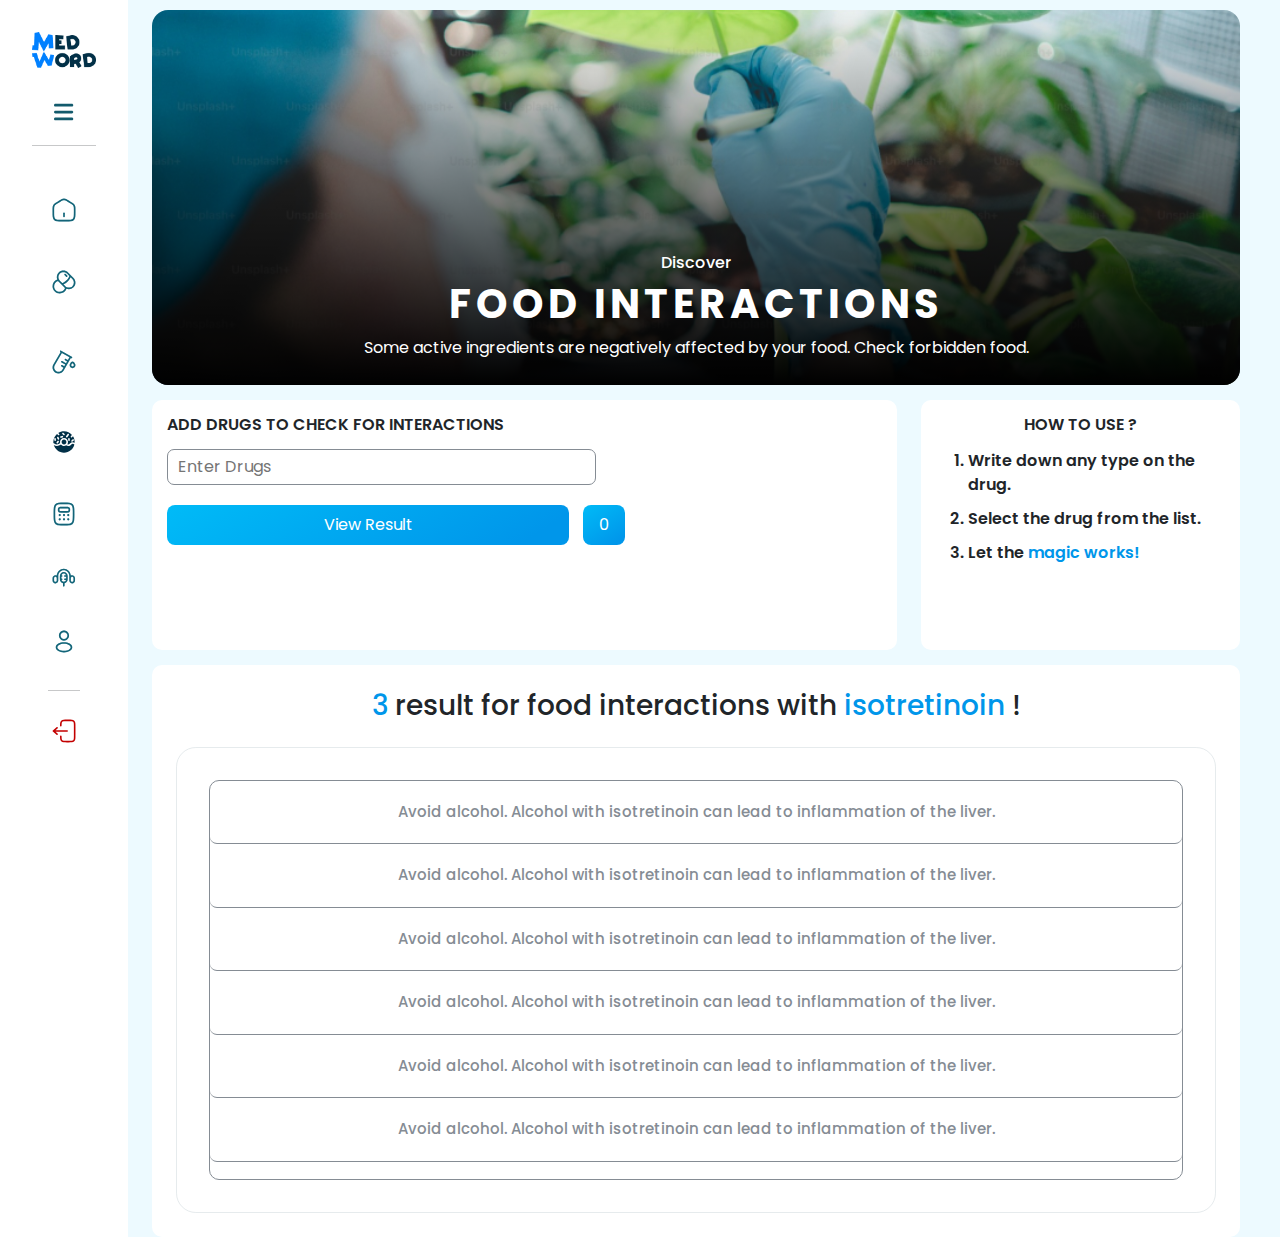
<file: food_interactions.html>
<!DOCTYPE html>
<html lang="en">

<head>
    <meta charset="UTF-8">
    <meta name="viewport" content="width=device-width, initial-scale=1.0">
    <title>Food Interactions</title>
    <link rel="shortcut icon" href="./img/icons8-pharmacy-shop-16.png" type="image/x-icon">
    <link rel="stylesheet" href="./css/main.css">
    <link rel="stylesheet" href="./css/food_interaction.css">
    <link rel="stylesheet" href="https://cdnjs.cloudflare.com/ajax/libs/font-awesome/6.5.1/css/all.min.css"
        integrity="sha512-DTOQO9RWCH3ppGqcWaEA1BIZOC6xxalwEsw9c2QQeAIftl+Vegovlnee1c9QX4TctnWMn13TZye+giMm8e2LwA=="
        crossorigin="anonymous" referrerpolicy="no-referrer" />
    <link rel="stylesheet" href="./css/bootstrap.min.css">
    <link rel="preconnect" href="https://fonts.googleapis.com">
    <link rel="preconnect" href="https://fonts.gstatic.com" crossorigin>
    <link rel="preconnect" href="https://fonts.googleapis.com">
    <link rel="preconnect" href="https://fonts.gstatic.com" crossorigin>
    <link href="https://fonts.googleapis.com/css2?family=Poppins:wght@100;300;400;500;600;700;800&display=swap"
        rel="stylesheet">
</head>

<body>
    <main class="d-flex gap-lg-4 gap-3">
            <aside>
                <a href="./index.html" class="logo"> <img class="img-fluid" src="./img/Logo.png" alt=""> </a>

                <button class="back">
                    <i class="fa-solid fa-bars bars"></i>
                    <i class="fa-solid fa-arrow-left arrow d-none"></i>
                </button>
                <hr>
                <ul>
                    <li>
                        <a href="./index.html">
                            <span>
                                <svg width="32" height="32" viewBox="0 0 32 32" fill="none" xmlns="http://www.w3.org/2000/svg">
                                    <path
                                        d="M15.1999 22.4001C15.1999 22.8419 15.558 23.2001 15.9999 23.2001C16.4417 23.2001 16.7999 22.8419 16.7999 22.4001V19.2001C16.7999 18.7583 16.4417 18.4001 15.9999 18.4001C15.558 18.4001 15.1999 18.7583 15.1999 19.2001V22.4001Z"
                                        fill="#219EBC" />
                                    <path
                                        d="M15.1999 22.4001C15.1999 22.8419 15.558 23.2001 15.9999 23.2001C16.4417 23.2001 16.7999 22.8419 16.7999 22.4001V19.2001C16.7999 18.7583 16.4417 18.4001 15.9999 18.4001C15.558 18.4001 15.1999 18.7583 15.1999 19.2001V22.4001Z"
                                        fill="black" fill-opacity="0.2" />
                                    <path
                                        d="M15.1999 22.4001C15.1999 22.8419 15.558 23.2001 15.9999 23.2001C16.4417 23.2001 16.7999 22.8419 16.7999 22.4001V19.2001C16.7999 18.7583 16.4417 18.4001 15.9999 18.4001C15.558 18.4001 15.1999 18.7583 15.1999 19.2001V22.4001Z"
                                        fill="black" fill-opacity="0.2" />
                                    <path fill-rule="evenodd" clip-rule="evenodd"
                                        d="M15.9999 4.53345C15.2445 4.53345 14.5583 4.74979 13.8138 5.11184C13.0941 5.46182 12.2627 5.97781 11.2243 6.62232L9.01991 7.9904C8.03729 8.60023 7.25048 9.08854 6.64403 9.55298C6.01603 10.0339 5.53368 10.5237 5.18527 11.1603C4.83758 11.7954 4.68101 12.4713 4.60594 13.2702C4.53319 14.0444 4.53319 14.9912 4.5332 16.1785V17.8986C4.53319 19.9294 4.53318 21.5325 4.69609 22.7858C4.8632 24.0715 5.21434 25.1095 6.00772 25.9302C6.80476 26.7546 7.81902 27.123 9.07465 27.2976C10.2916 27.4668 11.8458 27.4668 13.8045 27.4668H18.1952C20.1539 27.4668 21.7081 27.4668 22.9251 27.2976C24.1807 27.123 25.195 26.7546 25.992 25.9302C26.7854 25.1095 27.1365 24.0715 27.3037 22.7858C27.4666 21.5325 27.4665 19.9294 27.4665 17.8986V16.1785C27.4665 14.9912 27.4665 14.0444 27.3938 13.2702C27.3187 12.4713 27.1622 11.7954 26.8145 11.1603C26.4661 10.5237 25.9837 10.0339 25.3557 9.55298C24.7493 9.08855 23.9625 8.60024 22.9799 7.99042L20.7755 6.62232C19.737 5.97781 18.9056 5.46181 18.1859 5.11184C17.4414 4.74979 16.7552 4.53345 15.9999 4.53345ZM12.0314 8.00451C13.1148 7.33207 13.8767 6.86042 14.5135 6.55072C15.134 6.24899 15.5734 6.13345 15.9999 6.13345C16.4263 6.13345 16.8658 6.24899 17.4862 6.55072C18.1231 6.86042 18.8849 7.33207 19.9684 8.0045L22.1017 9.32851C23.1266 9.96459 23.8462 10.4122 24.3829 10.8233C24.9051 11.2232 25.2056 11.5532 25.411 11.9285C25.6171 12.3051 25.7374 12.7453 25.8008 13.4199C25.8657 14.1106 25.8665 14.9823 25.8665 16.2176V17.8401C25.8665 19.9424 25.8649 21.4414 25.717 22.5796C25.5717 23.6975 25.298 24.3461 24.8417 24.8181C24.3891 25.2863 23.7728 25.5643 22.7047 25.7128C21.6107 25.865 20.1679 25.8668 18.1332 25.8668H13.8665C11.8318 25.8668 10.389 25.865 9.29504 25.7128C8.22692 25.5643 7.61068 25.2863 7.15804 24.8181C6.70175 24.3461 6.42805 23.6975 6.28274 22.5796C6.13479 21.4414 6.1332 19.9424 6.1332 17.8401V16.2176C6.1332 14.9823 6.13402 14.1106 6.19892 13.4199C6.26231 12.7453 6.38264 12.3051 6.58877 11.9285C6.79417 11.5532 7.09462 11.2232 7.61685 10.8233C8.15357 10.4122 8.87314 9.96459 9.89803 9.32851L12.0314 8.00451Z"
                                        fill="#219EBC" />
                                    <path fill-rule="evenodd" clip-rule="evenodd"
                                        d="M15.9999 4.53345C15.2445 4.53345 14.5583 4.74979 13.8138 5.11184C13.0941 5.46182 12.2627 5.97781 11.2243 6.62232L9.01991 7.9904C8.03729 8.60023 7.25048 9.08854 6.64403 9.55298C6.01603 10.0339 5.53368 10.5237 5.18527 11.1603C4.83758 11.7954 4.68101 12.4713 4.60594 13.2702C4.53319 14.0444 4.53319 14.9912 4.5332 16.1785V17.8986C4.53319 19.9294 4.53318 21.5325 4.69609 22.7858C4.8632 24.0715 5.21434 25.1095 6.00772 25.9302C6.80476 26.7546 7.81902 27.123 9.07465 27.2976C10.2916 27.4668 11.8458 27.4668 13.8045 27.4668H18.1952C20.1539 27.4668 21.7081 27.4668 22.9251 27.2976C24.1807 27.123 25.195 26.7546 25.992 25.9302C26.7854 25.1095 27.1365 24.0715 27.3037 22.7858C27.4666 21.5325 27.4665 19.9294 27.4665 17.8986V16.1785C27.4665 14.9912 27.4665 14.0444 27.3938 13.2702C27.3187 12.4713 27.1622 11.7954 26.8145 11.1603C26.4661 10.5237 25.9837 10.0339 25.3557 9.55298C24.7493 9.08855 23.9625 8.60024 22.9799 7.99042L20.7755 6.62232C19.737 5.97781 18.9056 5.46181 18.1859 5.11184C17.4414 4.74979 16.7552 4.53345 15.9999 4.53345ZM12.0314 8.00451C13.1148 7.33207 13.8767 6.86042 14.5135 6.55072C15.134 6.24899 15.5734 6.13345 15.9999 6.13345C16.4263 6.13345 16.8658 6.24899 17.4862 6.55072C18.1231 6.86042 18.8849 7.33207 19.9684 8.0045L22.1017 9.32851C23.1266 9.96459 23.8462 10.4122 24.3829 10.8233C24.9051 11.2232 25.2056 11.5532 25.411 11.9285C25.6171 12.3051 25.7374 12.7453 25.8008 13.4199C25.8657 14.1106 25.8665 14.9823 25.8665 16.2176V17.8401C25.8665 19.9424 25.8649 21.4414 25.717 22.5796C25.5717 23.6975 25.298 24.3461 24.8417 24.8181C24.3891 25.2863 23.7728 25.5643 22.7047 25.7128C21.6107 25.865 20.1679 25.8668 18.1332 25.8668H13.8665C11.8318 25.8668 10.389 25.865 9.29504 25.7128C8.22692 25.5643 7.61068 25.2863 7.15804 24.8181C6.70175 24.3461 6.42805 23.6975 6.28274 22.5796C6.13479 21.4414 6.1332 19.9424 6.1332 17.8401V16.2176C6.1332 14.9823 6.13402 14.1106 6.19892 13.4199C6.26231 12.7453 6.38264 12.3051 6.58877 11.9285C6.79417 11.5532 7.09462 11.2232 7.61685 10.8233C8.15357 10.4122 8.87314 9.96459 9.89803 9.32851L12.0314 8.00451Z"
                                        fill="black" fill-opacity="0.2" />
                                    <path fill-rule="evenodd" clip-rule="evenodd"
                                        d="M15.9999 4.53345C15.2445 4.53345 14.5583 4.74979 13.8138 5.11184C13.0941 5.46182 12.2627 5.97781 11.2243 6.62232L9.01991 7.9904C8.03729 8.60023 7.25048 9.08854 6.64403 9.55298C6.01603 10.0339 5.53368 10.5237 5.18527 11.1603C4.83758 11.7954 4.68101 12.4713 4.60594 13.2702C4.53319 14.0444 4.53319 14.9912 4.5332 16.1785V17.8986C4.53319 19.9294 4.53318 21.5325 4.69609 22.7858C4.8632 24.0715 5.21434 25.1095 6.00772 25.9302C6.80476 26.7546 7.81902 27.123 9.07465 27.2976C10.2916 27.4668 11.8458 27.4668 13.8045 27.4668H18.1952C20.1539 27.4668 21.7081 27.4668 22.9251 27.2976C24.1807 27.123 25.195 26.7546 25.992 25.9302C26.7854 25.1095 27.1365 24.0715 27.3037 22.7858C27.4666 21.5325 27.4665 19.9294 27.4665 17.8986V16.1785C27.4665 14.9912 27.4665 14.0444 27.3938 13.2702C27.3187 12.4713 27.1622 11.7954 26.8145 11.1603C26.4661 10.5237 25.9837 10.0339 25.3557 9.55298C24.7493 9.08855 23.9625 8.60024 22.9799 7.99042L20.7755 6.62232C19.737 5.97781 18.9056 5.46181 18.1859 5.11184C17.4414 4.74979 16.7552 4.53345 15.9999 4.53345ZM12.0314 8.00451C13.1148 7.33207 13.8767 6.86042 14.5135 6.55072C15.134 6.24899 15.5734 6.13345 15.9999 6.13345C16.4263 6.13345 16.8658 6.24899 17.4862 6.55072C18.1231 6.86042 18.8849 7.33207 19.9684 8.0045L22.1017 9.32851C23.1266 9.96459 23.8462 10.4122 24.3829 10.8233C24.9051 11.2232 25.2056 11.5532 25.411 11.9285C25.6171 12.3051 25.7374 12.7453 25.8008 13.4199C25.8657 14.1106 25.8665 14.9823 25.8665 16.2176V17.8401C25.8665 19.9424 25.8649 21.4414 25.717 22.5796C25.5717 23.6975 25.298 24.3461 24.8417 24.8181C24.3891 25.2863 23.7728 25.5643 22.7047 25.7128C21.6107 25.865 20.1679 25.8668 18.1332 25.8668H13.8665C11.8318 25.8668 10.389 25.865 9.29504 25.7128C8.22692 25.5643 7.61068 25.2863 7.15804 24.8181C6.70175 24.3461 6.42805 23.6975 6.28274 22.5796C6.13479 21.4414 6.1332 19.9424 6.1332 17.8401V16.2176C6.1332 14.9823 6.13402 14.1106 6.19892 13.4199C6.26231 12.7453 6.38264 12.3051 6.58877 11.9285C6.79417 11.5532 7.09462 11.2232 7.61685 10.8233C8.15357 10.4122 8.87314 9.96459 9.89803 9.32851L12.0314 8.00451Z"
                                        fill="black" fill-opacity="0.2" />
                                </svg>
                            </span>
                            <span>Home</span>
                        </a>
                    </li>
                    <li>
                        <a href="./drug_id.html">
                            <span>
                                <svg width="32" height="32" viewBox="0 0 32 32" fill="none" xmlns="http://www.w3.org/2000/svg">
                                    <path
                                        d="M16.5009 7.96776C16.8133 7.65534 17.3198 7.65534 17.6322 7.96776L19.2322 9.56776C19.5446 9.88018 19.5446 10.3867 19.2322 10.6991C18.9198 11.0116 18.4133 11.0116 18.1009 10.6991L16.5009 9.09913C16.1884 8.78671 16.1884 8.28018 16.5009 7.96776Z"
                                        fill="#219EBC" />
                                    <path
                                        d="M16.5009 7.96776C16.8133 7.65534 17.3198 7.65534 17.6322 7.96776L19.2322 9.56776C19.5446 9.88018 19.5446 10.3867 19.2322 10.6991C18.9198 11.0116 18.4133 11.0116 18.1009 10.6991L16.5009 9.09913C16.1884 8.78671 16.1884 8.28018 16.5009 7.96776Z"
                                        fill="black" fill-opacity="0.2" />
                                    <path
                                        d="M16.5009 7.96776C16.8133 7.65534 17.3198 7.65534 17.6322 7.96776L19.2322 9.56776C19.5446 9.88018 19.5446 10.3867 19.2322 10.6991C18.9198 11.0116 18.4133 11.0116 18.1009 10.6991L16.5009 9.09913C16.1884 8.78671 16.1884 8.28018 16.5009 7.96776Z"
                                        fill="black" fill-opacity="0.2" />
                                    <path fill-rule="evenodd" clip-rule="evenodd"
                                        d="M10.7328 6.46638C13.31 3.88914 17.4886 3.88914 20.0658 6.46638L25.5336 11.9342C28.1108 14.5114 28.1108 18.6899 25.5336 21.2672C23.6293 23.1715 20.8508 23.6687 18.49 22.7589C17.4759 25.507 14.8341 27.4667 11.7332 27.4667C7.75675 27.4667 4.5332 24.2431 4.5332 20.2667C4.5332 17.1657 6.49295 14.5239 9.24104 13.5099C8.33129 11.1491 8.82855 8.37064 10.7328 6.46638ZM18.9345 7.59775C16.9821 5.64535 13.8166 5.64535 11.8642 7.59775C9.91177 9.55016 9.91177 12.7156 11.8642 14.668L14.2674 17.0713C14.4985 16.9947 14.8229 16.8717 15.2161 16.6822C16.0754 16.2681 17.2664 15.5349 18.5336 14.2676C19.8009 13.0004 20.5343 11.8093 20.9485 10.9498C21.138 10.5566 21.261 10.2321 21.3377 10.001L18.9345 7.59775ZM22.5752 11.2385C22.52 11.3665 22.4584 11.5021 22.3898 11.6445C21.905 12.6505 21.071 13.9931 19.665 15.399C18.2591 16.805 16.9166 17.6389 15.9107 18.1236C15.7684 18.1922 15.6329 18.2537 15.505 18.3089L17.3319 20.1358C19.2844 22.0882 22.4498 22.0882 24.4022 20.1358C26.3546 18.1834 26.3546 15.0179 24.4022 13.0655L22.5752 11.2385ZM10.0059 14.9379C7.75826 15.6658 6.1332 17.7773 6.1332 20.2667C6.1332 23.3595 8.64041 25.8667 11.7332 25.8667C14.2226 25.8667 16.3341 24.2416 17.062 21.994C16.7596 21.7802 16.4713 21.5379 16.2006 21.2672L10.7328 15.7994C10.4621 15.5287 10.2198 15.2403 10.0059 14.9379Z"
                                        fill="#219EBC" />
                                    <path fill-rule="evenodd" clip-rule="evenodd"
                                        d="M10.7328 6.46638C13.31 3.88914 17.4886 3.88914 20.0658 6.46638L25.5336 11.9342C28.1108 14.5114 28.1108 18.6899 25.5336 21.2672C23.6293 23.1715 20.8508 23.6687 18.49 22.7589C17.4759 25.507 14.8341 27.4667 11.7332 27.4667C7.75675 27.4667 4.5332 24.2431 4.5332 20.2667C4.5332 17.1657 6.49295 14.5239 9.24104 13.5099C8.33129 11.1491 8.82855 8.37064 10.7328 6.46638ZM18.9345 7.59775C16.9821 5.64535 13.8166 5.64535 11.8642 7.59775C9.91177 9.55016 9.91177 12.7156 11.8642 14.668L14.2674 17.0713C14.4985 16.9947 14.8229 16.8717 15.2161 16.6822C16.0754 16.2681 17.2664 15.5349 18.5336 14.2676C19.8009 13.0004 20.5343 11.8093 20.9485 10.9498C21.138 10.5566 21.261 10.2321 21.3377 10.001L18.9345 7.59775ZM22.5752 11.2385C22.52 11.3665 22.4584 11.5021 22.3898 11.6445C21.905 12.6505 21.071 13.9931 19.665 15.399C18.2591 16.805 16.9166 17.6389 15.9107 18.1236C15.7684 18.1922 15.6329 18.2537 15.505 18.3089L17.3319 20.1358C19.2844 22.0882 22.4498 22.0882 24.4022 20.1358C26.3546 18.1834 26.3546 15.0179 24.4022 13.0655L22.5752 11.2385ZM10.0059 14.9379C7.75826 15.6658 6.1332 17.7773 6.1332 20.2667C6.1332 23.3595 8.64041 25.8667 11.7332 25.8667C14.2226 25.8667 16.3341 24.2416 17.062 21.994C16.7596 21.7802 16.4713 21.5379 16.2006 21.2672L10.7328 15.7994C10.4621 15.5287 10.2198 15.2403 10.0059 14.9379Z"
                                        fill="black" fill-opacity="0.2" />
                                    <path fill-rule="evenodd" clip-rule="evenodd"
                                        d="M10.7328 6.46638C13.31 3.88914 17.4886 3.88914 20.0658 6.46638L25.5336 11.9342C28.1108 14.5114 28.1108 18.6899 25.5336 21.2672C23.6293 23.1715 20.8508 23.6687 18.49 22.7589C17.4759 25.507 14.8341 27.4667 11.7332 27.4667C7.75675 27.4667 4.5332 24.2431 4.5332 20.2667C4.5332 17.1657 6.49295 14.5239 9.24104 13.5099C8.33129 11.1491 8.82855 8.37064 10.7328 6.46638ZM18.9345 7.59775C16.9821 5.64535 13.8166 5.64535 11.8642 7.59775C9.91177 9.55016 9.91177 12.7156 11.8642 14.668L14.2674 17.0713C14.4985 16.9947 14.8229 16.8717 15.2161 16.6822C16.0754 16.2681 17.2664 15.5349 18.5336 14.2676C19.8009 13.0004 20.5343 11.8093 20.9485 10.9498C21.138 10.5566 21.261 10.2321 21.3377 10.001L18.9345 7.59775ZM22.5752 11.2385C22.52 11.3665 22.4584 11.5021 22.3898 11.6445C21.905 12.6505 21.071 13.9931 19.665 15.399C18.2591 16.805 16.9166 17.6389 15.9107 18.1236C15.7684 18.1922 15.6329 18.2537 15.505 18.3089L17.3319 20.1358C19.2844 22.0882 22.4498 22.0882 24.4022 20.1358C26.3546 18.1834 26.3546 15.0179 24.4022 13.0655L22.5752 11.2385ZM10.0059 14.9379C7.75826 15.6658 6.1332 17.7773 6.1332 20.2667C6.1332 23.3595 8.64041 25.8667 11.7332 25.8667C14.2226 25.8667 16.3341 24.2416 17.062 21.994C16.7596 21.7802 16.4713 21.5379 16.2006 21.2672L10.7328 15.7994C10.4621 15.5287 10.2198 15.2403 10.0059 14.9379Z"
                                        fill="black" fill-opacity="0.2" />
                                </svg>
                            </span>
                            <span>Drug I.D.</span>
                        </a>
                    </li>
                    <li>
                        <a href="./drug_interactions.html">
                            <span>
                            <svg width="32" height="32" viewBox="0 0 32 32" fill="none" xmlns="http://www.w3.org/2000/svg">
                                <path fill-rule="evenodd" clip-rule="evenodd"
                                    d="M13.1142 4.64466C12.7338 4.41982 12.2432 4.54588 12.0184 4.92622C11.7936 5.30656 11.9196 5.79715 12.2999 6.02199L12.5089 6.14554L5.33549 18.5275C3.68355 21.3788 4.665 25.0236 7.52331 26.6682C10.38 28.3118 14.0341 27.3375 15.6851 24.4877L22.8624 12.0992L23.0676 12.2173C23.4505 12.4377 23.9396 12.306 24.16 11.9231C24.3805 11.5402 24.2487 11.0511 23.8658 10.8307L22.9692 10.3145L14.0013 5.16911L13.1142 4.64466ZM6.71993 19.3295L13.8915 6.95078L21.4752 11.302L19.8698 14.0729L17.8326 12.9007C17.4497 12.6804 16.9606 12.8122 16.7402 13.1952C16.5199 13.5781 16.6517 14.0672 17.0347 14.2876L19.0678 15.4573L18.0422 17.2275L14.2504 15.0458C13.8674 14.8255 13.3784 14.9573 13.158 15.3403C12.9377 15.7233 13.0695 16.2123 13.4525 16.4327L17.2401 18.6119L16.2955 20.2425L14.2 19.0368C13.817 18.8165 13.3279 18.9483 13.1076 19.3313C12.8872 19.7142 13.0191 20.2033 13.402 20.4236L15.4934 21.6269L14.3007 23.6857C13.093 25.7702 10.4159 26.4865 8.32124 25.2813C6.22821 24.0771 5.51321 21.4124 6.71993 19.3295Z"
                                    fill="#219EBC" />
                                <path fill-rule="evenodd" clip-rule="evenodd"
                                    d="M13.1142 4.64466C12.7338 4.41982 12.2432 4.54588 12.0184 4.92622C11.7936 5.30656 11.9196 5.79715 12.2999 6.02199L12.5089 6.14554L5.33549 18.5275C3.68355 21.3788 4.665 25.0236 7.52331 26.6682C10.38 28.3118 14.0341 27.3375 15.6851 24.4877L22.8624 12.0992L23.0676 12.2173C23.4505 12.4377 23.9396 12.306 24.16 11.9231C24.3805 11.5402 24.2487 11.0511 23.8658 10.8307L22.9692 10.3145L14.0013 5.16911L13.1142 4.64466ZM6.71993 19.3295L13.8915 6.95078L21.4752 11.302L19.8698 14.0729L17.8326 12.9007C17.4497 12.6804 16.9606 12.8122 16.7402 13.1952C16.5199 13.5781 16.6517 14.0672 17.0347 14.2876L19.0678 15.4573L18.0422 17.2275L14.2504 15.0458C13.8674 14.8255 13.3784 14.9573 13.158 15.3403C12.9377 15.7233 13.0695 16.2123 13.4525 16.4327L17.2401 18.6119L16.2955 20.2425L14.2 19.0368C13.817 18.8165 13.3279 18.9483 13.1076 19.3313C12.8872 19.7142 13.0191 20.2033 13.402 20.4236L15.4934 21.6269L14.3007 23.6857C13.093 25.7702 10.4159 26.4865 8.32124 25.2813C6.22821 24.0771 5.51321 21.4124 6.71993 19.3295Z"
                                    fill="black" fill-opacity="0.2" />
                                <path fill-rule="evenodd" clip-rule="evenodd"
                                    d="M13.1142 4.64466C12.7338 4.41982 12.2432 4.54588 12.0184 4.92622C11.7936 5.30656 11.9196 5.79715 12.2999 6.02199L12.5089 6.14554L5.33549 18.5275C3.68355 21.3788 4.665 25.0236 7.52331 26.6682C10.38 28.3118 14.0341 27.3375 15.6851 24.4877L22.8624 12.0992L23.0676 12.2173C23.4505 12.4377 23.9396 12.306 24.16 11.9231C24.3805 11.5402 24.2487 11.0511 23.8658 10.8307L22.9692 10.3145L14.0013 5.16911L13.1142 4.64466ZM6.71993 19.3295L13.8915 6.95078L21.4752 11.302L19.8698 14.0729L17.8326 12.9007C17.4497 12.6804 16.9606 12.8122 16.7402 13.1952C16.5199 13.5781 16.6517 14.0672 17.0347 14.2876L19.0678 15.4573L18.0422 17.2275L14.2504 15.0458C13.8674 14.8255 13.3784 14.9573 13.158 15.3403C12.9377 15.7233 13.0695 16.2123 13.4525 16.4327L17.2401 18.6119L16.2955 20.2425L14.2 19.0368C13.817 18.8165 13.3279 18.9483 13.1076 19.3313C12.8872 19.7142 13.0191 20.2033 13.402 20.4236L15.4934 21.6269L14.3007 23.6857C13.093 25.7702 10.4159 26.4865 8.32124 25.2813C6.22821 24.0771 5.51321 21.4124 6.71993 19.3295Z"
                                    fill="black" fill-opacity="0.2" />
                                <path fill-rule="evenodd" clip-rule="evenodd"
                                    d="M25.787 16.1082C25.1013 15.3848 23.9654 15.3848 23.2798 16.1082C22.9517 16.4544 22.5514 16.9137 22.2281 17.4035C21.9247 17.8631 21.6 18.4792 21.6 19.111C21.6 20.7491 22.8829 22.1333 24.5334 22.1333C26.1839 22.1333 27.4667 20.7491 27.4667 19.111C27.4667 18.4792 27.142 17.8631 26.8386 17.4035C26.5154 16.9137 26.115 16.4544 25.787 16.1082ZM24.4411 17.2088C24.4723 17.1759 24.505 17.1656 24.5334 17.1656C24.5617 17.1656 24.5944 17.1759 24.6257 17.2088C24.9228 17.5224 25.2527 17.9053 25.5033 18.2849C25.7738 18.6947 25.8667 18.975 25.8667 19.111C25.8667 19.9276 25.2393 20.5333 24.5334 20.5333C23.8275 20.5333 23.2 19.9276 23.2 19.111C23.2 18.975 23.2929 18.6947 23.5634 18.2849C23.814 17.9053 24.1439 17.5224 24.4411 17.2088Z"
                                    fill="#219EBC" />
                                <path fill-rule="evenodd" clip-rule="evenodd"
                                    d="M25.787 16.1082C25.1013 15.3848 23.9654 15.3848 23.2798 16.1082C22.9517 16.4544 22.5514 16.9137 22.2281 17.4035C21.9247 17.8631 21.6 18.4792 21.6 19.111C21.6 20.7491 22.8829 22.1333 24.5334 22.1333C26.1839 22.1333 27.4667 20.7491 27.4667 19.111C27.4667 18.4792 27.142 17.8631 26.8386 17.4035C26.5154 16.9137 26.115 16.4544 25.787 16.1082ZM24.4411 17.2088C24.4723 17.1759 24.505 17.1656 24.5334 17.1656C24.5617 17.1656 24.5944 17.1759 24.6257 17.2088C24.9228 17.5224 25.2527 17.9053 25.5033 18.2849C25.7738 18.6947 25.8667 18.975 25.8667 19.111C25.8667 19.9276 25.2393 20.5333 24.5334 20.5333C23.8275 20.5333 23.2 19.9276 23.2 19.111C23.2 18.975 23.2929 18.6947 23.5634 18.2849C23.814 17.9053 24.1439 17.5224 24.4411 17.2088Z"
                                    fill="black" fill-opacity="0.2" />
                                <path fill-rule="evenodd" clip-rule="evenodd"
                                    d="M25.787 16.1082C25.1013 15.3848 23.9654 15.3848 23.2798 16.1082C22.9517 16.4544 22.5514 16.9137 22.2281 17.4035C21.9247 17.8631 21.6 18.4792 21.6 19.111C21.6 20.7491 22.8829 22.1333 24.5334 22.1333C26.1839 22.1333 27.4667 20.7491 27.4667 19.111C27.4667 18.4792 27.142 17.8631 26.8386 17.4035C26.5154 16.9137 26.115 16.4544 25.787 16.1082ZM24.4411 17.2088C24.4723 17.1759 24.505 17.1656 24.5334 17.1656C24.5617 17.1656 24.5944 17.1759 24.6257 17.2088C24.9228 17.5224 25.2527 17.9053 25.5033 18.2849C25.7738 18.6947 25.8667 18.975 25.8667 19.111C25.8667 19.9276 25.2393 20.5333 24.5334 20.5333C23.8275 20.5333 23.2 19.9276 23.2 19.111C23.2 18.975 23.2929 18.6947 23.5634 18.2849C23.814 17.9053 24.1439 17.5224 24.4411 17.2088Z"
                                    fill="black" fill-opacity="0.2" />
                            </svg>

                            </span>
                            <span>Drug Interaction</span>
                        </a>
                    </li>
                    <li>
                        <a class="active" href="./food_interactions.html">
                            <span>
                                <svg width="32" height="32" viewBox="0 0 32 32" fill="none" xmlns="http://www.w3.org/2000/svg">
                                    <path
                                        d="M23.123 18.6998C23.649 18.1751 23.9784 17.8667 24.6968 17.8667C25.3305 17.8667 25.9062 18.1199 26.3845 18.4505C25.2773 23.1604 21.0484 26.6667 16.0007 26.6667C11.1662 26.6667 7.08289 23.4505 5.77372 19.041C6.65393 19.5239 7.78822 20 8.88789 20C9.75582 20 10.6316 19.7049 11.3683 19.3624C11.936 19.0985 12.459 18.7882 12.8852 18.509C13.6184 19.4183 14.7416 20 16.0007 20C16.8025 20 17.5493 19.7641 18.1753 19.3578C18.7874 19.7168 19.5462 20 20.4194 20C21.8202 20 22.5592 19.2625 23.1005 18.7222L23.123 18.6998Z"
                                        fill="#023047" />
                                    <path
                                        d="M13.6007 16C13.6007 14.6746 14.6752 13.6 16.0007 13.6C17.3261 13.6 18.4007 14.6746 18.4007 16C18.4007 17.3255 17.3261 18.4 16.0007 18.4C14.6752 18.4 13.6007 17.3255 13.6007 16Z"
                                        fill="#023047" />
                                    <path fill-rule="evenodd" clip-rule="evenodd"
                                        d="M16.0007 12C13.7915 12 12.0007 13.7909 12.0007 16C12.0007 16.3736 12.0519 16.7352 12.1476 17.0781C11.7437 17.3503 11.2359 17.6595 10.6937 17.9116C10.0495 18.2111 9.41999 18.4 8.88789 18.4C8.07742 18.4 7.08093 17.9662 6.20766 17.4461C5.88775 17.2555 5.60224 17.0643 5.37147 16.9007C5.34665 16.6037 5.33398 16.3034 5.33398 16C5.33398 12.798 6.7449 9.92549 8.97896 7.9703C8.99636 7.99172 9.01502 8.01245 9.03497 8.03239L10.1016 9.09906C10.4141 9.41148 10.9206 9.41148 11.233 9.09906C11.5454 8.78664 11.5454 8.28011 11.233 7.96769L10.2683 7.00301C11.9239 5.94597 13.8907 5.33337 16.0007 5.33337C19.2027 5.33337 22.0752 6.74429 24.0304 8.97835C24.009 8.99575 23.9882 9.01441 23.9683 9.03436L22.9016 10.101C22.5892 10.4134 22.5892 10.92 22.9016 11.2324C23.2141 11.5448 23.7206 11.5448 24.033 11.2324L24.9977 10.2677C26.0547 11.9233 26.6673 13.8901 26.6673 16C26.6673 16.2508 26.6587 16.4995 26.6416 16.7459C26.0836 16.4656 25.4299 16.2667 24.6968 16.2667C23.296 16.2667 22.5569 17.0043 22.0156 17.5445L21.9931 17.567C21.4671 18.0916 21.1378 18.4 20.4194 18.4C20.0456 18.4 19.6909 18.3125 19.3615 18.1699C19.7659 17.5449 20.0007 16.7999 20.0007 16C20.0007 13.7909 18.2098 12 16.0007 12ZM20.7473 7.89337C21.1008 8.15847 21.1724 8.65991 20.9073 9.01337L19.3073 11.1467C19.0422 11.5002 18.5408 11.5718 18.1873 11.3067C17.8339 11.0416 17.7622 10.5402 18.0273 10.1867L19.6273 8.05337C19.8924 7.69991 20.3939 7.62828 20.7473 7.89337ZM14.3683 6.90102C14.0559 7.21344 14.0559 7.71997 14.3683 8.03239L15.435 9.09906C15.7474 9.41148 16.2539 9.41148 16.5663 9.09906C16.8788 8.78664 16.8788 8.28011 16.5663 7.96769L15.4997 6.90102C15.1873 6.5886 14.6807 6.5886 14.3683 6.90102ZM12.1708 11.2642C12.2852 11.691 12.7238 11.9442 13.1506 11.8299L14.6077 11.4394C15.0345 11.3251 15.2877 10.8864 15.1734 10.4597C15.059 10.0329 14.6204 9.77961 14.1936 9.89397L12.7365 10.2844C12.3097 10.3987 12.0565 10.8374 12.1708 11.2642ZM21.0689 15.0809C21.5102 15.0602 21.8512 14.6856 21.8304 14.2443L21.7596 12.7374C21.7389 12.2961 21.3643 11.9551 20.9229 11.9759C20.4816 11.9966 20.1406 12.3712 20.1614 12.8125L20.2322 14.3194C20.2529 14.7607 20.6275 15.1017 21.0689 15.0809ZM23.4047 15.5242C23.6967 15.8558 24.2022 15.8879 24.5338 15.5958L25.7856 14.5578C26.1172 14.2658 26.1493 13.7602 25.8573 13.4287C25.5652 13.0971 25.0597 13.065 24.7282 13.357L23.4763 14.3951C23.1448 14.6871 23.1127 15.1926 23.4047 15.5242ZM9.49063 10.8519C9.08841 11.0348 8.91056 11.509 9.0934 11.9113L9.71764 13.2845C9.90047 13.6868 10.3748 13.8646 10.777 13.6818C11.1792 13.4989 11.3571 13.0247 11.1742 12.6224L10.55 11.2492C10.3671 10.8469 9.89286 10.6691 9.49063 10.8519ZM10.6066 14.8213C10.9631 15.0823 11.0406 15.5828 10.7797 15.9394L9.88878 17.1567C9.62784 17.5132 9.12727 17.5907 8.77073 17.3298C8.41419 17.0688 8.33669 16.5682 8.59764 16.2117L9.48855 14.9944C9.7495 14.6379 10.2501 14.5604 10.6066 14.8213ZM7.00048 11.9348C6.55934 11.9594 6.22164 12.3369 6.24622 12.7781L6.33012 14.2842C6.3547 14.7254 6.73224 15.0631 7.17338 15.0385C7.61453 15.0139 7.95222 14.6364 7.92765 14.1952L7.84374 12.6891C7.81916 12.2479 7.44162 11.9102 7.00048 11.9348Z"
                                        fill="#023047" />
                                </svg>                    
                            </span>
                            <span>Food Interaction</span>
                        </a>
                    </li>
                    <li>
                        <a href="./calculator.html">
                            <span>
                                <svg width="32" height="32" viewBox="0 0 32 32" fill="none" xmlns="http://www.w3.org/2000/svg">
                                <path fill-rule="evenodd" clip-rule="evenodd"
                                    d="M15.9329 4.53345H16.0663C18.2724 4.53343 20.0186 4.53341 21.3847 4.73749C22.797 4.94846 23.9167 5.39191 24.7884 6.36037C25.6491 7.31677 26.0333 8.52515 26.2181 10.0519C26.3996 11.5523 26.3996 13.4774 26.3996 15.9445V16.0558C26.3996 18.5228 26.3996 20.448 26.2181 21.9483C26.0333 23.4751 25.6491 24.6835 24.7884 25.6399C23.9167 26.6083 22.797 27.0518 21.3847 27.2627C20.0186 27.4668 18.2725 27.4668 16.0663 27.4668H15.9329C13.7268 27.4668 11.9806 27.4668 10.6145 27.2627C9.20225 27.0518 8.08247 26.6083 7.21086 25.6399C6.35011 24.6835 5.96588 23.4751 5.78114 21.9483C5.59959 20.448 5.5996 18.5228 5.59961 16.0558V15.9445C5.5996 13.4774 5.59959 11.5523 5.78114 10.0519C5.96588 8.52515 6.35011 7.31677 7.21086 6.36037C8.08247 5.39191 9.20225 4.94846 10.6145 4.73749C11.9806 4.53341 13.7268 4.53343 15.9329 4.53345ZM10.8509 6.31993C9.64895 6.49948 8.93441 6.83708 8.40013 7.43072C7.855 8.03642 7.53628 8.86617 7.36955 10.2441C7.20099 11.6372 7.19961 13.4656 7.19961 16.0001C7.19961 18.5347 7.20099 20.3631 7.36955 21.7561C7.53628 23.1341 7.855 23.9638 8.40013 24.5695C8.93441 25.1631 9.64895 25.5007 10.8509 25.6803C12.0853 25.8647 13.7118 25.8668 15.9996 25.8668C18.2874 25.8668 19.914 25.8647 21.1483 25.6803C22.3503 25.5007 23.0648 25.1631 23.5991 24.5695C24.1442 23.9638 24.4629 23.1341 24.6297 21.7561C24.7982 20.3631 24.7996 18.5347 24.7996 16.0001C24.7996 13.4656 24.7982 11.6372 24.6297 10.2441C24.4629 8.86617 24.1442 8.03642 23.5991 7.43072C23.0648 6.83708 22.3503 6.49948 21.1483 6.31993C19.914 6.13554 18.2874 6.13345 15.9996 6.13345C13.7118 6.13345 12.0853 6.13554 10.8509 6.31993ZM12.7101 8.80005C12.7397 8.80008 12.7695 8.80011 12.7996 8.80011H19.1996C19.2297 8.80011 19.2596 8.80008 19.2891 8.80005C19.6953 8.79962 20.0457 8.79925 20.3541 8.88189C21.1823 9.10381 21.8292 9.75073 22.0512 10.5789C22.1338 10.8874 22.1334 11.2378 22.133 11.644C22.133 11.6735 22.1329 11.7033 22.1329 11.7334C22.1329 11.7636 22.133 11.7934 22.133 11.8229C22.1334 12.2291 22.1338 12.5795 22.0512 12.8879C21.8292 13.7162 21.1823 14.3631 20.3541 14.585C20.0457 14.6676 19.6953 14.6673 19.2891 14.6668C19.2596 14.6668 19.2297 14.6668 19.1996 14.6668H12.7996C12.7695 14.6668 12.7397 14.6668 12.7101 14.6668C12.304 14.6673 11.9535 14.6676 11.6451 14.585C10.8169 14.3631 10.17 13.7162 9.94805 12.8879C9.86541 12.5795 9.86578 12.2291 9.86621 11.8229C9.86624 11.7934 9.86628 11.7636 9.86628 11.7334C9.86628 11.7033 9.86624 11.6735 9.86621 11.644C9.86578 11.2378 9.86541 10.8874 9.94805 10.5789C10.17 9.75073 10.8169 9.10381 11.6451 8.88189C11.9535 8.79925 12.304 8.79962 12.7101 8.80005ZM12.7996 10.4001C12.2521 10.4001 12.1353 10.407 12.0592 10.4274C11.7831 10.5013 11.5675 10.717 11.4935 10.9931C11.4731 11.0691 11.4663 11.186 11.4663 11.7334C11.4663 12.2809 11.4731 12.3977 11.4935 12.4738C11.5675 12.7499 11.7831 12.9655 12.0592 13.0395C12.1353 13.0599 12.2521 13.0668 12.7996 13.0668H19.1996C19.7471 13.0668 19.8639 13.0599 19.94 13.0395C20.2161 12.9655 20.4317 12.7499 20.5057 12.4738C20.5261 12.3977 20.5329 12.2809 20.5329 11.7334C20.5329 11.186 20.5261 11.0691 20.5057 10.9931C20.4317 10.717 20.2161 10.5013 19.94 10.4274C19.8639 10.407 19.7471 10.4001 19.1996 10.4001H12.7996Z"
                                    fill="#219EBC" />
                                <path fill-rule="evenodd" clip-rule="evenodd"
                                    d="M15.9329 4.53345H16.0663C18.2724 4.53343 20.0186 4.53341 21.3847 4.73749C22.797 4.94846 23.9167 5.39191 24.7884 6.36037C25.6491 7.31677 26.0333 8.52515 26.2181 10.0519C26.3996 11.5523 26.3996 13.4774 26.3996 15.9445V16.0558C26.3996 18.5228 26.3996 20.448 26.2181 21.9483C26.0333 23.4751 25.6491 24.6835 24.7884 25.6399C23.9167 26.6083 22.797 27.0518 21.3847 27.2627C20.0186 27.4668 18.2725 27.4668 16.0663 27.4668H15.9329C13.7268 27.4668 11.9806 27.4668 10.6145 27.2627C9.20225 27.0518 8.08247 26.6083 7.21086 25.6399C6.35011 24.6835 5.96588 23.4751 5.78114 21.9483C5.59959 20.448 5.5996 18.5228 5.59961 16.0558V15.9445C5.5996 13.4774 5.59959 11.5523 5.78114 10.0519C5.96588 8.52515 6.35011 7.31677 7.21086 6.36037C8.08247 5.39191 9.20225 4.94846 10.6145 4.73749C11.9806 4.53341 13.7268 4.53343 15.9329 4.53345ZM10.8509 6.31993C9.64895 6.49948 8.93441 6.83708 8.40013 7.43072C7.855 8.03642 7.53628 8.86617 7.36955 10.2441C7.20099 11.6372 7.19961 13.4656 7.19961 16.0001C7.19961 18.5347 7.20099 20.3631 7.36955 21.7561C7.53628 23.1341 7.855 23.9638 8.40013 24.5695C8.93441 25.1631 9.64895 25.5007 10.8509 25.6803C12.0853 25.8647 13.7118 25.8668 15.9996 25.8668C18.2874 25.8668 19.914 25.8647 21.1483 25.6803C22.3503 25.5007 23.0648 25.1631 23.5991 24.5695C24.1442 23.9638 24.4629 23.1341 24.6297 21.7561C24.7982 20.3631 24.7996 18.5347 24.7996 16.0001C24.7996 13.4656 24.7982 11.6372 24.6297 10.2441C24.4629 8.86617 24.1442 8.03642 23.5991 7.43072C23.0648 6.83708 22.3503 6.49948 21.1483 6.31993C19.914 6.13554 18.2874 6.13345 15.9996 6.13345C13.7118 6.13345 12.0853 6.13554 10.8509 6.31993ZM12.7101 8.80005C12.7397 8.80008 12.7695 8.80011 12.7996 8.80011H19.1996C19.2297 8.80011 19.2596 8.80008 19.2891 8.80005C19.6953 8.79962 20.0457 8.79925 20.3541 8.88189C21.1823 9.10381 21.8292 9.75073 22.0512 10.5789C22.1338 10.8874 22.1334 11.2378 22.133 11.644C22.133 11.6735 22.1329 11.7033 22.1329 11.7334C22.1329 11.7636 22.133 11.7934 22.133 11.8229C22.1334 12.2291 22.1338 12.5795 22.0512 12.8879C21.8292 13.7162 21.1823 14.3631 20.3541 14.585C20.0457 14.6676 19.6953 14.6673 19.2891 14.6668C19.2596 14.6668 19.2297 14.6668 19.1996 14.6668H12.7996C12.7695 14.6668 12.7397 14.6668 12.7101 14.6668C12.304 14.6673 11.9535 14.6676 11.6451 14.585C10.8169 14.3631 10.17 13.7162 9.94805 12.8879C9.86541 12.5795 9.86578 12.2291 9.86621 11.8229C9.86624 11.7934 9.86628 11.7636 9.86628 11.7334C9.86628 11.7033 9.86624 11.6735 9.86621 11.644C9.86578 11.2378 9.86541 10.8874 9.94805 10.5789C10.17 9.75073 10.8169 9.10381 11.6451 8.88189C11.9535 8.79925 12.304 8.79962 12.7101 8.80005ZM12.7996 10.4001C12.2521 10.4001 12.1353 10.407 12.0592 10.4274C11.7831 10.5013 11.5675 10.717 11.4935 10.9931C11.4731 11.0691 11.4663 11.186 11.4663 11.7334C11.4663 12.2809 11.4731 12.3977 11.4935 12.4738C11.5675 12.7499 11.7831 12.9655 12.0592 13.0395C12.1353 13.0599 12.2521 13.0668 12.7996 13.0668H19.1996C19.7471 13.0668 19.8639 13.0599 19.94 13.0395C20.2161 12.9655 20.4317 12.7499 20.5057 12.4738C20.5261 12.3977 20.5329 12.2809 20.5329 11.7334C20.5329 11.186 20.5261 11.0691 20.5057 10.9931C20.4317 10.717 20.2161 10.5013 19.94 10.4274C19.8639 10.407 19.7471 10.4001 19.1996 10.4001H12.7996Z"
                                    fill="black" fill-opacity="0.2" />
                                <path fill-rule="evenodd" clip-rule="evenodd"
                                    d="M15.9329 4.53345H16.0663C18.2724 4.53343 20.0186 4.53341 21.3847 4.73749C22.797 4.94846 23.9167 5.39191 24.7884 6.36037C25.6491 7.31677 26.0333 8.52515 26.2181 10.0519C26.3996 11.5523 26.3996 13.4774 26.3996 15.9445V16.0558C26.3996 18.5228 26.3996 20.448 26.2181 21.9483C26.0333 23.4751 25.6491 24.6835 24.7884 25.6399C23.9167 26.6083 22.797 27.0518 21.3847 27.2627C20.0186 27.4668 18.2725 27.4668 16.0663 27.4668H15.9329C13.7268 27.4668 11.9806 27.4668 10.6145 27.2627C9.20225 27.0518 8.08247 26.6083 7.21086 25.6399C6.35011 24.6835 5.96588 23.4751 5.78114 21.9483C5.59959 20.448 5.5996 18.5228 5.59961 16.0558V15.9445C5.5996 13.4774 5.59959 11.5523 5.78114 10.0519C5.96588 8.52515 6.35011 7.31677 7.21086 6.36037C8.08247 5.39191 9.20225 4.94846 10.6145 4.73749C11.9806 4.53341 13.7268 4.53343 15.9329 4.53345ZM10.8509 6.31993C9.64895 6.49948 8.93441 6.83708 8.40013 7.43072C7.855 8.03642 7.53628 8.86617 7.36955 10.2441C7.20099 11.6372 7.19961 13.4656 7.19961 16.0001C7.19961 18.5347 7.20099 20.3631 7.36955 21.7561C7.53628 23.1341 7.855 23.9638 8.40013 24.5695C8.93441 25.1631 9.64895 25.5007 10.8509 25.6803C12.0853 25.8647 13.7118 25.8668 15.9996 25.8668C18.2874 25.8668 19.914 25.8647 21.1483 25.6803C22.3503 25.5007 23.0648 25.1631 23.5991 24.5695C24.1442 23.9638 24.4629 23.1341 24.6297 21.7561C24.7982 20.3631 24.7996 18.5347 24.7996 16.0001C24.7996 13.4656 24.7982 11.6372 24.6297 10.2441C24.4629 8.86617 24.1442 8.03642 23.5991 7.43072C23.0648 6.83708 22.3503 6.49948 21.1483 6.31993C19.914 6.13554 18.2874 6.13345 15.9996 6.13345C13.7118 6.13345 12.0853 6.13554 10.8509 6.31993ZM12.7101 8.80005C12.7397 8.80008 12.7695 8.80011 12.7996 8.80011H19.1996C19.2297 8.80011 19.2596 8.80008 19.2891 8.80005C19.6953 8.79962 20.0457 8.79925 20.3541 8.88189C21.1823 9.10381 21.8292 9.75073 22.0512 10.5789C22.1338 10.8874 22.1334 11.2378 22.133 11.644C22.133 11.6735 22.1329 11.7033 22.1329 11.7334C22.1329 11.7636 22.133 11.7934 22.133 11.8229C22.1334 12.2291 22.1338 12.5795 22.0512 12.8879C21.8292 13.7162 21.1823 14.3631 20.3541 14.585C20.0457 14.6676 19.6953 14.6673 19.2891 14.6668C19.2596 14.6668 19.2297 14.6668 19.1996 14.6668H12.7996C12.7695 14.6668 12.7397 14.6668 12.7101 14.6668C12.304 14.6673 11.9535 14.6676 11.6451 14.585C10.8169 14.3631 10.17 13.7162 9.94805 12.8879C9.86541 12.5795 9.86578 12.2291 9.86621 11.8229C9.86624 11.7934 9.86628 11.7636 9.86628 11.7334C9.86628 11.7033 9.86624 11.6735 9.86621 11.644C9.86578 11.2378 9.86541 10.8874 9.94805 10.5789C10.17 9.75073 10.8169 9.10381 11.6451 8.88189C11.9535 8.79925 12.304 8.79962 12.7101 8.80005ZM12.7996 10.4001C12.2521 10.4001 12.1353 10.407 12.0592 10.4274C11.7831 10.5013 11.5675 10.717 11.4935 10.9931C11.4731 11.0691 11.4663 11.186 11.4663 11.7334C11.4663 12.2809 11.4731 12.3977 11.4935 12.4738C11.5675 12.7499 11.7831 12.9655 12.0592 13.0395C12.1353 13.0599 12.2521 13.0668 12.7996 13.0668H19.1996C19.7471 13.0668 19.8639 13.0599 19.94 13.0395C20.2161 12.9655 20.4317 12.7499 20.5057 12.4738C20.5261 12.3977 20.5329 12.2809 20.5329 11.7334C20.5329 11.186 20.5261 11.0691 20.5057 10.9931C20.4317 10.717 20.2161 10.5013 19.94 10.4274C19.8639 10.407 19.7471 10.4001 19.1996 10.4001H12.7996Z"
                                    fill="black" fill-opacity="0.2" />
                                <path
                                    d="M12.7996 17.0668C12.7996 17.6559 12.322 18.1334 11.7329 18.1334C11.1438 18.1334 10.6663 17.6559 10.6663 17.0668C10.6663 16.4777 11.1438 16.0001 11.7329 16.0001C12.322 16.0001 12.7996 16.4777 12.7996 17.0668Z"
                                    fill="#219EBC" />
                                <path
                                    d="M12.7996 17.0668C12.7996 17.6559 12.322 18.1334 11.7329 18.1334C11.1438 18.1334 10.6663 17.6559 10.6663 17.0668C10.6663 16.4777 11.1438 16.0001 11.7329 16.0001C12.322 16.0001 12.7996 16.4777 12.7996 17.0668Z"
                                    fill="black" fill-opacity="0.2" />
                                <path
                                    d="M12.7996 17.0668C12.7996 17.6559 12.322 18.1334 11.7329 18.1334C11.1438 18.1334 10.6663 17.6559 10.6663 17.0668C10.6663 16.4777 11.1438 16.0001 11.7329 16.0001C12.322 16.0001 12.7996 16.4777 12.7996 17.0668Z"
                                    fill="black" fill-opacity="0.2" />
                                <path
                                    d="M12.7996 21.3334C12.7996 21.9226 12.322 22.4001 11.7329 22.4001C11.1438 22.4001 10.6663 21.9226 10.6663 21.3334C10.6663 20.7443 11.1438 20.2668 11.7329 20.2668C12.322 20.2668 12.7996 20.7443 12.7996 21.3334Z"
                                    fill="#219EBC" />
                                <path
                                    d="M12.7996 21.3334C12.7996 21.9226 12.322 22.4001 11.7329 22.4001C11.1438 22.4001 10.6663 21.9226 10.6663 21.3334C10.6663 20.7443 11.1438 20.2668 11.7329 20.2668C12.322 20.2668 12.7996 20.7443 12.7996 21.3334Z"
                                    fill="black" fill-opacity="0.2" />
                                <path
                                    d="M12.7996 21.3334C12.7996 21.9226 12.322 22.4001 11.7329 22.4001C11.1438 22.4001 10.6663 21.9226 10.6663 21.3334C10.6663 20.7443 11.1438 20.2668 11.7329 20.2668C12.322 20.2668 12.7996 20.7443 12.7996 21.3334Z"
                                    fill="black" fill-opacity="0.2" />
                                <path
                                    d="M17.0663 17.0668C17.0663 17.6559 16.5887 18.1334 15.9996 18.1334C15.4105 18.1334 14.9329 17.6559 14.9329 17.0668C14.9329 16.4777 15.4105 16.0001 15.9996 16.0001C16.5887 16.0001 17.0663 16.4777 17.0663 17.0668Z"
                                    fill="#219EBC" />
                                <path
                                    d="M17.0663 17.0668C17.0663 17.6559 16.5887 18.1334 15.9996 18.1334C15.4105 18.1334 14.9329 17.6559 14.9329 17.0668C14.9329 16.4777 15.4105 16.0001 15.9996 16.0001C16.5887 16.0001 17.0663 16.4777 17.0663 17.0668Z"
                                    fill="black" fill-opacity="0.2" />
                                <path
                                    d="M17.0663 17.0668C17.0663 17.6559 16.5887 18.1334 15.9996 18.1334C15.4105 18.1334 14.9329 17.6559 14.9329 17.0668C14.9329 16.4777 15.4105 16.0001 15.9996 16.0001C16.5887 16.0001 17.0663 16.4777 17.0663 17.0668Z"
                                    fill="black" fill-opacity="0.2" />
                                <path
                                    d="M17.0663 21.3334C17.0663 21.9226 16.5887 22.4001 15.9996 22.4001C15.4105 22.4001 14.9329 21.9226 14.9329 21.3334C14.9329 20.7443 15.4105 20.2668 15.9996 20.2668C16.5887 20.2668 17.0663 20.7443 17.0663 21.3334Z"
                                    fill="#219EBC" />
                                <path
                                    d="M17.0663 21.3334C17.0663 21.9226 16.5887 22.4001 15.9996 22.4001C15.4105 22.4001 14.9329 21.9226 14.9329 21.3334C14.9329 20.7443 15.4105 20.2668 15.9996 20.2668C16.5887 20.2668 17.0663 20.7443 17.0663 21.3334Z"
                                    fill="black" fill-opacity="0.2" />
                                <path
                                    d="M17.0663 21.3334C17.0663 21.9226 16.5887 22.4001 15.9996 22.4001C15.4105 22.4001 14.9329 21.9226 14.9329 21.3334C14.9329 20.7443 15.4105 20.2668 15.9996 20.2668C16.5887 20.2668 17.0663 20.7443 17.0663 21.3334Z"
                                    fill="black" fill-opacity="0.2" />
                                <path
                                    d="M21.3329 17.0668C21.3329 17.6559 20.8554 18.1334 20.2663 18.1334C19.6772 18.1334 19.1996 17.6559 19.1996 17.0668C19.1996 16.4777 19.6772 16.0001 20.2663 16.0001C20.8554 16.0001 21.3329 16.4777 21.3329 17.0668Z"
                                    fill="#219EBC" />
                                <path
                                    d="M21.3329 17.0668C21.3329 17.6559 20.8554 18.1334 20.2663 18.1334C19.6772 18.1334 19.1996 17.6559 19.1996 17.0668C19.1996 16.4777 19.6772 16.0001 20.2663 16.0001C20.8554 16.0001 21.3329 16.4777 21.3329 17.0668Z"
                                    fill="black" fill-opacity="0.2" />
                                <path
                                    d="M21.3329 17.0668C21.3329 17.6559 20.8554 18.1334 20.2663 18.1334C19.6772 18.1334 19.1996 17.6559 19.1996 17.0668C19.1996 16.4777 19.6772 16.0001 20.2663 16.0001C20.8554 16.0001 21.3329 16.4777 21.3329 17.0668Z"
                                    fill="black" fill-opacity="0.2" />
                                <path
                                    d="M21.3329 21.3334C21.3329 21.9226 20.8554 22.4001 20.2663 22.4001C19.6772 22.4001 19.1996 21.9226 19.1996 21.3334C19.1996 20.7443 19.6772 20.2668 20.2663 20.2668C20.8554 20.2668 21.3329 20.7443 21.3329 21.3334Z"
                                    fill="#219EBC" />
                                <path
                                    d="M21.3329 21.3334C21.3329 21.9226 20.8554 22.4001 20.2663 22.4001C19.6772 22.4001 19.1996 21.9226 19.1996 21.3334C19.1996 20.7443 19.6772 20.2668 20.2663 20.2668C20.8554 20.2668 21.3329 20.7443 21.3329 21.3334Z"
                                    fill="black" fill-opacity="0.2" />
                                <path
                                    d="M21.3329 21.3334C21.3329 21.9226 20.8554 22.4001 20.2663 22.4001C19.6772 22.4001 19.1996 21.9226 19.1996 21.3334C19.1996 20.7443 19.6772 20.2668 20.2663 20.2668C20.8554 20.2668 21.3329 20.7443 21.3329 21.3334Z"
                                    fill="black" fill-opacity="0.2" />
                                </svg>
                            </span>
                            <span>
                                Calculator
                            </span>
                        </a>
                    </li>
                    <li>
                        <a href="./podcast.html">
                            <span>
                                <svg width="32" height="32" viewBox="0 0 32 32" fill="none" xmlns="http://www.w3.org/2000/svg">
                                    <path fill-rule="evenodd" clip-rule="evenodd"
                                        d="M8.7342 13.5473C8.97284 9.70568 12.0376 6.66675 15.7832 6.66675C19.5288 6.66675 22.5935 9.7057 22.8322 13.5474C23.2283 13.3332 23.6782 13.2122 24.1553 13.2122C25.7447 13.2122 27.0332 14.5553 27.0332 16.2122V18.394C27.0332 20.0509 25.7447 21.394 24.1553 21.394C24.1013 21.394 24.0476 21.3925 23.9943 21.3894V21.394C22.4937 21.394 21.2774 20.126 21.2774 18.5619V14.0304C21.2774 10.8673 18.8175 8.30311 15.7832 8.30311C12.7488 8.30311 10.289 10.8673 10.289 14.0304V18.5619C10.289 20.126 9.07262 21.394 7.57211 21.394V21.3894C7.51882 21.3925 7.46514 21.394 7.41111 21.394C5.82169 21.394 4.5332 20.0509 4.5332 18.394V16.2122C4.5332 14.5553 5.82169 13.2122 7.41111 13.2122C7.88815 13.2122 8.33808 13.3332 8.7342 13.5473ZM8.71925 16.2114C8.71881 15.4586 8.1333 14.8486 7.41111 14.8486C6.68864 14.8486 6.10297 15.4591 6.10297 16.2122V18.394C6.10297 19.1471 6.68864 19.7577 7.41111 19.7577C8.1333 19.7577 8.71881 19.1476 8.71925 18.3949C8.71925 18.3946 8.71925 18.3952 8.71925 18.3949V16.2114C8.71925 16.2116 8.71925 16.2111 8.71925 16.2114ZM11.8588 14.0304C11.8588 11.771 13.6158 9.93948 15.7832 9.93948C17.9506 9.93948 19.7076 11.771 19.7076 14.0304V17.3031C19.7076 19.2823 18.3594 20.9331 16.5681 21.3122V23.8486C16.5681 24.3004 16.2167 24.6667 15.7832 24.6667C15.3497 24.6667 14.9983 24.3004 14.9983 23.8486V21.3122C13.207 20.9331 11.8588 19.2823 11.8588 17.3031V14.0304ZM13.5625 13.2122H13.6902C14.1237 13.2122 14.4751 13.5785 14.4751 14.0304C14.4751 14.4823 14.1237 14.8486 13.6902 14.8486H13.4286V16.4849H13.6902C14.1237 16.4849 14.4751 16.8512 14.4751 17.3031C14.4751 17.755 14.1237 18.1213 13.6902 18.1213H13.5625C13.8858 19.0746 14.758 19.7577 15.7832 19.7577C16.8084 19.7577 17.6806 19.0746 18.0039 18.1213H16.8297C16.3962 18.1213 16.0448 17.755 16.0448 17.3031C16.0448 16.8512 16.3962 16.4849 16.8297 16.4849H18.1379V14.8486H16.8297C16.3962 14.8486 16.0448 14.4823 16.0448 14.0304C16.0448 13.5785 16.3962 13.2122 16.8297 13.2122H18.0039C17.6806 12.2589 16.8084 11.5758 15.7832 11.5758C14.758 11.5758 13.8858 12.2589 13.5625 13.2122ZM24.1553 14.8486C23.4328 14.8486 22.8472 15.4591 22.8472 16.2122V18.394C22.8472 19.1471 23.4328 19.7577 24.1553 19.7577C24.8778 19.7577 25.4634 19.1471 25.4634 18.394V16.2122C25.4634 15.4591 24.8778 14.8486 24.1553 14.8486Z"
                                        fill="#219EBC" />
                                    <path fill-rule="evenodd" clip-rule="evenodd"
                                        d="M8.7342 13.5473C8.97284 9.70568 12.0376 6.66675 15.7832 6.66675C19.5288 6.66675 22.5935 9.7057 22.8322 13.5474C23.2283 13.3332 23.6782 13.2122 24.1553 13.2122C25.7447 13.2122 27.0332 14.5553 27.0332 16.2122V18.394C27.0332 20.0509 25.7447 21.394 24.1553 21.394C24.1013 21.394 24.0476 21.3925 23.9943 21.3894V21.394C22.4937 21.394 21.2774 20.126 21.2774 18.5619V14.0304C21.2774 10.8673 18.8175 8.30311 15.7832 8.30311C12.7488 8.30311 10.289 10.8673 10.289 14.0304V18.5619C10.289 20.126 9.07262 21.394 7.57211 21.394V21.3894C7.51882 21.3925 7.46514 21.394 7.41111 21.394C5.82169 21.394 4.5332 20.0509 4.5332 18.394V16.2122C4.5332 14.5553 5.82169 13.2122 7.41111 13.2122C7.88815 13.2122 8.33808 13.3332 8.7342 13.5473ZM8.71925 16.2114C8.71881 15.4586 8.1333 14.8486 7.41111 14.8486C6.68864 14.8486 6.10297 15.4591 6.10297 16.2122V18.394C6.10297 19.1471 6.68864 19.7577 7.41111 19.7577C8.1333 19.7577 8.71881 19.1476 8.71925 18.3949C8.71925 18.3946 8.71925 18.3952 8.71925 18.3949V16.2114C8.71925 16.2116 8.71925 16.2111 8.71925 16.2114ZM11.8588 14.0304C11.8588 11.771 13.6158 9.93948 15.7832 9.93948C17.9506 9.93948 19.7076 11.771 19.7076 14.0304V17.3031C19.7076 19.2823 18.3594 20.9331 16.5681 21.3122V23.8486C16.5681 24.3004 16.2167 24.6667 15.7832 24.6667C15.3497 24.6667 14.9983 24.3004 14.9983 23.8486V21.3122C13.207 20.9331 11.8588 19.2823 11.8588 17.3031V14.0304ZM13.5625 13.2122H13.6902C14.1237 13.2122 14.4751 13.5785 14.4751 14.0304C14.4751 14.4823 14.1237 14.8486 13.6902 14.8486H13.4286V16.4849H13.6902C14.1237 16.4849 14.4751 16.8512 14.4751 17.3031C14.4751 17.755 14.1237 18.1213 13.6902 18.1213H13.5625C13.8858 19.0746 14.758 19.7577 15.7832 19.7577C16.8084 19.7577 17.6806 19.0746 18.0039 18.1213H16.8297C16.3962 18.1213 16.0448 17.755 16.0448 17.3031C16.0448 16.8512 16.3962 16.4849 16.8297 16.4849H18.1379V14.8486H16.8297C16.3962 14.8486 16.0448 14.4823 16.0448 14.0304C16.0448 13.5785 16.3962 13.2122 16.8297 13.2122H18.0039C17.6806 12.2589 16.8084 11.5758 15.7832 11.5758C14.758 11.5758 13.8858 12.2589 13.5625 13.2122ZM24.1553 14.8486C23.4328 14.8486 22.8472 15.4591 22.8472 16.2122V18.394C22.8472 19.1471 23.4328 19.7577 24.1553 19.7577C24.8778 19.7577 25.4634 19.1471 25.4634 18.394V16.2122C25.4634 15.4591 24.8778 14.8486 24.1553 14.8486Z"
                                        fill="black" fill-opacity="0.2" />
                                    <path fill-rule="evenodd" clip-rule="evenodd"
                                        d="M8.7342 13.5473C8.97284 9.70568 12.0376 6.66675 15.7832 6.66675C19.5288 6.66675 22.5935 9.7057 22.8322 13.5474C23.2283 13.3332 23.6782 13.2122 24.1553 13.2122C25.7447 13.2122 27.0332 14.5553 27.0332 16.2122V18.394C27.0332 20.0509 25.7447 21.394 24.1553 21.394C24.1013 21.394 24.0476 21.3925 23.9943 21.3894V21.394C22.4937 21.394 21.2774 20.126 21.2774 18.5619V14.0304C21.2774 10.8673 18.8175 8.30311 15.7832 8.30311C12.7488 8.30311 10.289 10.8673 10.289 14.0304V18.5619C10.289 20.126 9.07262 21.394 7.57211 21.394V21.3894C7.51882 21.3925 7.46514 21.394 7.41111 21.394C5.82169 21.394 4.5332 20.0509 4.5332 18.394V16.2122C4.5332 14.5553 5.82169 13.2122 7.41111 13.2122C7.88815 13.2122 8.33808 13.3332 8.7342 13.5473ZM8.71925 16.2114C8.71881 15.4586 8.1333 14.8486 7.41111 14.8486C6.68864 14.8486 6.10297 15.4591 6.10297 16.2122V18.394C6.10297 19.1471 6.68864 19.7577 7.41111 19.7577C8.1333 19.7577 8.71881 19.1476 8.71925 18.3949C8.71925 18.3946 8.71925 18.3952 8.71925 18.3949V16.2114C8.71925 16.2116 8.71925 16.2111 8.71925 16.2114ZM11.8588 14.0304C11.8588 11.771 13.6158 9.93948 15.7832 9.93948C17.9506 9.93948 19.7076 11.771 19.7076 14.0304V17.3031C19.7076 19.2823 18.3594 20.9331 16.5681 21.3122V23.8486C16.5681 24.3004 16.2167 24.6667 15.7832 24.6667C15.3497 24.6667 14.9983 24.3004 14.9983 23.8486V21.3122C13.207 20.9331 11.8588 19.2823 11.8588 17.3031V14.0304ZM13.5625 13.2122H13.6902C14.1237 13.2122 14.4751 13.5785 14.4751 14.0304C14.4751 14.4823 14.1237 14.8486 13.6902 14.8486H13.4286V16.4849H13.6902C14.1237 16.4849 14.4751 16.8512 14.4751 17.3031C14.4751 17.755 14.1237 18.1213 13.6902 18.1213H13.5625C13.8858 19.0746 14.758 19.7577 15.7832 19.7577C16.8084 19.7577 17.6806 19.0746 18.0039 18.1213H16.8297C16.3962 18.1213 16.0448 17.755 16.0448 17.3031C16.0448 16.8512 16.3962 16.4849 16.8297 16.4849H18.1379V14.8486H16.8297C16.3962 14.8486 16.0448 14.4823 16.0448 14.0304C16.0448 13.5785 16.3962 13.2122 16.8297 13.2122H18.0039C17.6806 12.2589 16.8084 11.5758 15.7832 11.5758C14.758 11.5758 13.8858 12.2589 13.5625 13.2122ZM24.1553 14.8486C23.4328 14.8486 22.8472 15.4591 22.8472 16.2122V18.394C22.8472 19.1471 23.4328 19.7577 24.1553 19.7577C24.8778 19.7577 25.4634 19.1471 25.4634 18.394V16.2122C25.4634 15.4591 24.8778 14.8486 24.1553 14.8486Z"
                                        fill="black" fill-opacity="0.2" />
                                </svg>
                            </span>
                            <span>
                                Podcast
                            </span>
                        </a>
                    </li>
                    <li>
                        <a href="#">
                            <span>
                                <svg width="32" height="32" viewBox="0 0 32 32" fill="none" xmlns="http://www.w3.org/2000/svg">
                                    <path fill-rule="evenodd" clip-rule="evenodd"
                                        d="M16.0001 4.53345C13.2018 4.53345 10.9334 6.80187 10.9334 9.60011C10.9334 12.3984 13.2018 14.6668 16.0001 14.6668C18.7983 14.6668 21.0667 12.3984 21.0667 9.60011C21.0667 6.80187 18.7983 4.53345 16.0001 4.53345ZM12.5334 9.60011C12.5334 7.68553 14.0855 6.13345 16.0001 6.13345C17.9147 6.13345 19.4667 7.68553 19.4667 9.60011C19.4667 11.5147 17.9147 13.0668 16.0001 13.0668C14.0855 13.0668 12.5334 11.5147 12.5334 9.60011Z"
                                        fill="#219EBC" />
                                    <path fill-rule="evenodd" clip-rule="evenodd"
                                        d="M16.0001 4.53345C13.2018 4.53345 10.9334 6.80187 10.9334 9.60011C10.9334 12.3984 13.2018 14.6668 16.0001 14.6668C18.7983 14.6668 21.0667 12.3984 21.0667 9.60011C21.0667 6.80187 18.7983 4.53345 16.0001 4.53345ZM12.5334 9.60011C12.5334 7.68553 14.0855 6.13345 16.0001 6.13345C17.9147 6.13345 19.4667 7.68553 19.4667 9.60011C19.4667 11.5147 17.9147 13.0668 16.0001 13.0668C14.0855 13.0668 12.5334 11.5147 12.5334 9.60011Z"
                                        fill="black" fill-opacity="0.2" />
                                    <path fill-rule="evenodd" clip-rule="evenodd"
                                        d="M16.0001 4.53345C13.2018 4.53345 10.9334 6.80187 10.9334 9.60011C10.9334 12.3984 13.2018 14.6668 16.0001 14.6668C18.7983 14.6668 21.0667 12.3984 21.0667 9.60011C21.0667 6.80187 18.7983 4.53345 16.0001 4.53345ZM12.5334 9.60011C12.5334 7.68553 14.0855 6.13345 16.0001 6.13345C17.9147 6.13345 19.4667 7.68553 19.4667 9.60011C19.4667 11.5147 17.9147 13.0668 16.0001 13.0668C14.0855 13.0668 12.5334 11.5147 12.5334 9.60011Z"
                                        fill="black" fill-opacity="0.2" />
                                    <path fill-rule="evenodd" clip-rule="evenodd"
                                        d="M16.0001 16.2668C13.8248 16.2668 11.8161 16.7689 10.3234 17.6219C8.85339 18.4619 7.7334 19.7443 7.7334 21.3334C7.7334 22.9226 8.85339 24.205 10.3234 25.045C11.8161 25.898 13.8248 26.4001 16.0001 26.4001C18.1754 26.4001 20.184 25.898 21.6767 25.045C23.1467 24.205 24.2667 22.9226 24.2667 21.3334C24.2667 19.7443 23.1467 18.4619 21.6767 17.6219C20.184 16.7689 18.1754 16.2668 16.0001 16.2668ZM9.3334 21.3334C9.3334 20.5662 9.88487 19.7153 11.1172 19.0111C12.327 18.3198 14.0516 17.8668 16.0001 17.8668C17.9485 17.8668 19.6731 18.3198 20.8829 19.0111C22.1153 19.7153 22.6667 20.5662 22.6667 21.3334C22.6667 22.1007 22.1153 22.9516 20.8829 23.6558C19.6731 24.3471 17.9485 24.8001 16.0001 24.8001C14.0516 24.8001 12.327 24.3471 11.1172 23.6558C9.88487 22.9516 9.3334 22.1007 9.3334 21.3334Z"
                                        fill="#219EBC" />
                                    <path fill-rule="evenodd" clip-rule="evenodd"
                                        d="M16.0001 16.2668C13.8248 16.2668 11.8161 16.7689 10.3234 17.6219C8.85339 18.4619 7.7334 19.7443 7.7334 21.3334C7.7334 22.9226 8.85339 24.205 10.3234 25.045C11.8161 25.898 13.8248 26.4001 16.0001 26.4001C18.1754 26.4001 20.184 25.898 21.6767 25.045C23.1467 24.205 24.2667 22.9226 24.2667 21.3334C24.2667 19.7443 23.1467 18.4619 21.6767 17.6219C20.184 16.7689 18.1754 16.2668 16.0001 16.2668ZM9.3334 21.3334C9.3334 20.5662 9.88487 19.7153 11.1172 19.0111C12.327 18.3198 14.0516 17.8668 16.0001 17.8668C17.9485 17.8668 19.6731 18.3198 20.8829 19.0111C22.1153 19.7153 22.6667 20.5662 22.6667 21.3334C22.6667 22.1007 22.1153 22.9516 20.8829 23.6558C19.6731 24.3471 17.9485 24.8001 16.0001 24.8001C14.0516 24.8001 12.327 24.3471 11.1172 23.6558C9.88487 22.9516 9.3334 22.1007 9.3334 21.3334Z"
                                        fill="black" fill-opacity="0.2" />
                                    <path fill-rule="evenodd" clip-rule="evenodd"
                                        d="M16.0001 16.2668C13.8248 16.2668 11.8161 16.7689 10.3234 17.6219C8.85339 18.4619 7.7334 19.7443 7.7334 21.3334C7.7334 22.9226 8.85339 24.205 10.3234 25.045C11.8161 25.898 13.8248 26.4001 16.0001 26.4001C18.1754 26.4001 20.184 25.898 21.6767 25.045C23.1467 24.205 24.2667 22.9226 24.2667 21.3334C24.2667 19.7443 23.1467 18.4619 21.6767 17.6219C20.184 16.7689 18.1754 16.2668 16.0001 16.2668ZM9.3334 21.3334C9.3334 20.5662 9.88487 19.7153 11.1172 19.0111C12.327 18.3198 14.0516 17.8668 16.0001 17.8668C17.9485 17.8668 19.6731 18.3198 20.8829 19.0111C22.1153 19.7153 22.6667 20.5662 22.6667 21.3334C22.6667 22.1007 22.1153 22.9516 20.8829 23.6558C19.6731 24.3471 17.9485 24.8001 16.0001 24.8001C14.0516 24.8001 12.327 24.3471 11.1172 23.6558C9.88487 22.9516 9.3334 22.1007 9.3334 21.3334Z"
                                        fill="black" fill-opacity="0.2" />
                                </svg>
                            </span>
                            <span>
                                Account
                            </span>
                        </a>
                    </li>
                </ul>
                
                <button class="close d-inline-block d-md-none m-0"><i class="fa-solid fa-x"></i></button>
                <div class="mt-4">
                    <hr class="w-50 m-auto" />
                    <button class="logout m-0 p-0 mt-4">
                        <svg width="32" height="32" viewBox="0 0 32 32" fill="none" xmlns="http://www.w3.org/2000/svg">
                            <path
                                d="M19.1416 4.5332C17.6828 4.53318 16.507 4.53316 15.5822 4.6575C14.6221 4.78658 13.8137 5.06273 13.1717 5.70478C12.6117 6.2647 12.3288 6.95278 12.1803 7.76131C12.036 8.54698 12.0084 9.50845 12.002 10.6621C11.9995 11.1039 12.3557 11.4641 12.7975 11.4665C13.2393 11.469 13.5995 11.1128 13.6019 10.671C13.6084 9.50459 13.6387 8.67784 13.754 8.05037C13.865 7.44578 14.0434 7.09583 14.303 6.83615C14.5983 6.54093 15.0127 6.34846 15.7954 6.24323C16.6011 6.1349 17.669 6.1332 19.2001 6.1332H20.2668C21.7979 6.1332 22.8657 6.1349 23.6714 6.24323C24.4541 6.34846 24.8686 6.54093 25.1638 6.83615C25.459 7.13136 25.6515 7.54584 25.7567 8.32853C25.8651 9.13424 25.8668 10.2021 25.8668 11.7332V20.2665C25.8668 21.7976 25.8651 22.8655 25.7567 23.6712C25.6515 24.4539 25.459 24.8684 25.1638 25.1636C24.8686 25.4588 24.4541 25.6513 23.6714 25.7565C22.8657 25.8648 21.7979 25.8665 20.2668 25.8665H19.2001C17.669 25.8665 16.6011 25.8648 15.7954 25.7565C15.0127 25.6513 14.5983 25.4588 14.303 25.1636C14.0434 24.9039 13.865 24.554 13.754 23.9494C13.6387 23.3219 13.6084 22.4952 13.6019 21.3288C13.5995 20.8869 13.2393 20.5308 12.7975 20.5332C12.3557 20.5357 11.9995 20.8958 12.002 21.3377C12.0084 22.4913 12.036 23.4528 12.1803 24.2384C12.3288 25.047 12.6117 25.735 13.1717 26.295C13.8137 26.937 14.6221 27.2132 15.5822 27.3422C16.507 27.4666 17.6828 27.4666 19.1416 27.4665H20.3253C21.7841 27.4666 22.9599 27.4666 23.8846 27.3422C24.8448 27.2132 25.6532 26.937 26.2952 26.295C26.9372 25.6529 27.2134 24.8445 27.3425 23.8844C27.4668 22.9596 27.4668 21.7838 27.4668 20.3251V11.6747C27.4668 10.2159 27.4668 9.0401 27.3425 8.11534C27.2134 7.15522 26.9372 6.34682 26.2952 5.70478C25.6532 5.06273 24.8448 4.78658 23.8846 4.6575C22.9599 4.53316 21.7841 4.53318 20.3253 4.5332H19.1416Z"
                                fill="#C30000" />
                            <path
                                d="M19.1999 15.1999C19.6417 15.1999 19.9999 15.558 19.9999 15.9999C19.9999 16.4417 19.6417 16.7999 19.1999 16.7999H7.49581L9.58717 18.5925C9.92263 18.88 9.96148 19.385 9.67394 19.7205C9.3864 20.056 8.88136 20.0948 8.5459 19.8073L4.81257 16.6073C4.63525 16.4553 4.5332 16.2334 4.5332 15.9999C4.5332 15.7663 4.63525 15.5445 4.81257 15.3925L8.5459 12.1925C8.88136 11.9049 9.3864 11.9438 9.67394 12.2792C9.96148 12.6147 9.92263 13.1197 9.58717 13.4073L7.49581 15.1999H19.1999Z"
                                fill="#C30000" />
                        </svg>
                    </button>
                </div>

            </aside>

            <article>
                <header>
                    <div>
                        <p>Discover</p>
                        <h1>FOOD Interactions</h1>
                        <p>Some active ingredients are negatively affected by your food. Check forbidden food.</p>
                    </div>
                </header>
                <div class="middle">
                    <section>
                        <h6>ADD DRUGS TO CHECK FOR INTERACTIONS</h6>
                        <form action="">
                            <input list="brow" placeholder="Enter Drugs">
                            <datalist id="brow">
                                <option value="Internet Explorer">
                                <option value="Firefox">
                                <option value="Chrome">
                                <option value="Opera">
                                <option value="Safari">
                                
                            </datalist>

                            <div>
                                <button type="submit">View Result</button>
                                <span>0</span>
                            </div>
                        </form>
                    </section>
                    <section>
                        <h6 class="text-center">HOW TO USE ?</h6>
                        <ul>
                            <li>Write down any type on the drug.</li>
                            <li>Select the drug from the list.</li>
                            <li>Let the <span>magic works!</span></li>
                        </ul>
                    </section>
                </div>
                <div class="result text-center  p-4">
                    <h3 class="mb-4">
                        <span>3</span> result for food interactions with <span>isotretinoin</span> !
                    </h3>
                    <div>
                        <div class="inter-result">
                            <p>Avoid alcohol. Alcohol with isotretinoin can lead to inflammation of the liver.</p>
                            <p>Avoid alcohol. Alcohol with isotretinoin can lead to inflammation of the liver.</p>
                            <p>Avoid alcohol. Alcohol with isotretinoin can lead to inflammation of the liver.</p>
                            <p>Avoid alcohol. Alcohol with isotretinoin can lead to inflammation of the liver.</p>
                            <p>Avoid alcohol. Alcohol with isotretinoin can lead to inflammation of the liver.</p>
                            <p>Avoid alcohol. Alcohol with isotretinoin can lead to inflammation of the liver.</p>
                            <p>Avoid alcohol. Alcohol with isotretinoin can lead to inflammation of the liver.</p>
                            <p>Avoid alcohol. Alcohol with isotretinoin can lead to inflammation of the liver.</p>
                            <p>Avoid alcohol. Alcohol with isotretinoin can lead to inflammation of the liver.</p>
                            <p>Avoid alcohol. Alcohol with isotretinoin can lead to inflammation of the liver.</p>
                            <p>Avoid alcohol. Alcohol with isotretinoin can lead to inflammation of the liver.</p>
                            <p>Avoid alcohol. Alcohol with isotretinoin can lead to inflammation of the liver.</p>
                            <p>Avoid alcohol. Alcohol with isotretinoin can lead to inflammation of the liver.</p>
                        </div>
                    </div>
                </div>
            </article>
            <button class="toggle-nav d-none d-md-none"><i class="fa-solid fa-arrow-right"></i></button>
        </main>

    <script src="./js/all.min.js"></script>
    <script src="./js/bootstrap.bundle.min.js"></script>
    <script src="./js/food_interaction.js"></script>
    <script>
        const tooltipTriggerList = document.querySelectorAll('[data-bs-toggle="tooltip"]')
        const tooltipList = [...tooltipTriggerList].map(tooltipTriggerEl => new bootstrap.Tooltip(tooltipTriggerEl))
    </script>
</body>

</html>
</file>
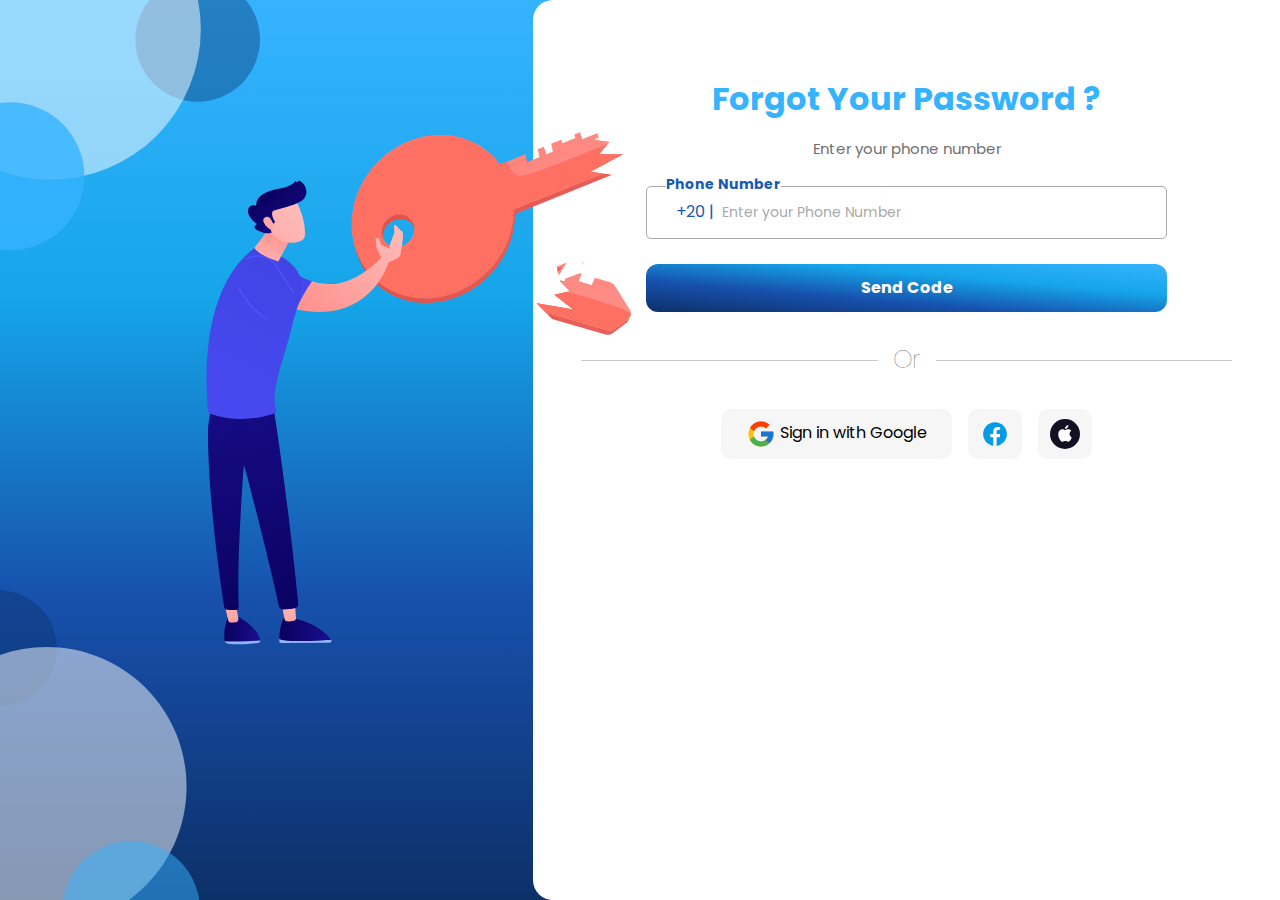
<file: forget_password.html>
<!DOCTYPE html>
<html lang="en">

<head>
    <meta charset="UTF-8">
    <meta name="viewport" content="width=device-width, initial-scale=1.0">
    <title>MernWord</title>
    <link rel="shortcut icon" href="./img/icons8-pharmacy-shop-16.png" type="image/x-icon">
    <link rel="stylesheet" href="./css/forget_password.css">
    <!-- <link rel="stylesheet" href="./css/all.min.css"> -->
    <link rel="stylesheet" href="https://cdnjs.cloudflare.com/ajax/libs/font-awesome/6.5.1/css/all.min.css"
        integrity="sha512-DTOQO9RWCH3ppGqcWaEA1BIZOC6xxalwEsw9c2QQeAIftl+Vegovlnee1c9QX4TctnWMn13TZye+giMm8e2LwA=="
        crossorigin="anonymous" referrerpolicy="no-referrer" />
    <link rel="stylesheet" href="./css/bootstrap.min.css">
    <link rel="preconnect" href="https://fonts.googleapis.com">
    <link rel="preconnect" href="https://fonts.gstatic.com" crossorigin>
    <link rel="preconnect" href="https://fonts.googleapis.com">
    <link rel="preconnect" href="https://fonts.gstatic.com" crossorigin>
    <link href="https://fonts.googleapis.com/css2?family=Poppins:wght@100;300;400;500;600;700;800&display=swap"
        rel="stylesheet">
</head>

<body>
    <main class="d-flex">
        <aside class="col-md-5 position-relative d-none d-md-block">
            <svg class="top" width="413" height="393" viewBox="0 0 413 393" fill="none"
                xmlns="http://www.w3.org/2000/svg">
                <circle opacity="0.4" cx="314" cy="58" r="99" fill="#0D3169" />
                <circle opacity="0.5" cx="80" cy="42" r="239" fill="white" />
                <circle opacity="0.8" cx="16.5" cy="275.5" r="117.5" fill="#36B3FF" />
            </svg>
            <svg class="body d-none d-md-block" width="197" height="465" viewBox="0 0 197 465" fill="none"
                xmlns="http://www.w3.org/2000/svg">
                <path
                    d="M53.8991 460.444C53.9021 460.2 53.8838 459.95 53.8168 459.7C49.7469 444.997 29.5498 435.841 29.5498 435.841L21.5472 436.413C16.9442 449.372 17.5382 457.318 18.2754 460.861C18.2967 460.96 18.3302 461.055 18.3577 461.149C24.959 461.688 38.5487 462.038 53.8991 460.447V460.444Z"
                    fill="url(#paint0_linear_253_3144)" />
                <path
                    d="M18.3584 461.147C18.7148 462.329 19.6714 463.248 20.899 463.484C30.2908 465.283 45.2178 463.837 51.484 463.09C52.8671 462.926 53.8785 461.76 53.8998 460.444C38.5494 462.038 24.9598 461.685 18.3584 461.147Z"
                    fill="#91B3FA" />
                <path
                    d="M18.3271 425.546L21.7177 440.418C21.9675 441.507 22.8844 442.323 23.9963 442.42C25.358 442.537 27.2986 442.606 29.2482 442.345C30.9968 442.112 32.2153 440.49 31.9046 438.753L29.5498 425.549H18.3271V425.546Z"
                    fill="url(#paint1_linear_253_3144)" />
                <path
                    d="M88.5611 460.961C79.7207 460.736 75.1513 459.786 72.7873 458.906C72.7812 459.706 72.7873 460.522 72.8147 461.366C72.8452 462.268 73.5794 462.987 74.4811 462.985L123.012 462.699C124.559 462.69 125.464 461.052 124.794 459.759C118.43 460.239 102.224 461.31 88.5611 460.961Z"
                    fill="#91B3FA" />
                <path
                    d="M124.793 459.756C124.735 459.642 124.683 459.528 124.601 459.422C120.315 453.964 109.4 443.095 87.8289 438.381L77.4805 438.084C77.4805 438.084 72.8714 445.383 72.7861 458.903C75.1501 459.783 79.7226 460.733 88.56 460.958C102.223 461.307 118.429 460.233 124.793 459.756Z"
                    fill="url(#paint2_linear_253_3144)" />
                <path
                    d="M75.1025 424.233C75.267 424.927 77.4177 435.51 78.2524 439.613C78.4505 440.588 79.2851 441.304 80.2752 441.354C82.0481 441.446 84.9056 441.454 87.3609 440.846C88.6861 440.518 89.5787 439.286 89.4842 437.92L88.3266 421.182L75.1025 424.233Z"
                    fill="url(#paint3_linear_253_3144)" />
                <path
                    d="M67.26 228.854C67.26 228.854 81.4954 318 91.7676 424.081C91.9595 426.057 90.2323 427.776 88.1029 428.184C84.9652 428.786 80.3531 429.503 76.533 429.403C74.495 429.35 72.7891 427.973 72.4479 426.141C68.9476 407.437 43.977 307.055 37.4213 284.962C37.4213 284.962 29.8939 378.808 32.3004 427.495C32.3614 428.706 31.3866 429.755 30.0675 429.894C28.063 430.105 24.8583 430.266 20.7793 429.872C19.2317 429.722 17.9827 428.656 17.7604 427.251C15.2685 411.421 0.920325 317.2 1.52959 249.323C1.5631 245.495 6.45854 214.048 6.45854 214.048L67.2661 228.854H67.26Z"
                    fill="url(#paint4_linear_253_3144)" />
                <path
                    d="M72.7734 78.9413L74.6804 125.588C80.0937 127.287 85.2481 128.606 90.1557 129.591C93.2264 120.585 99.9862 109.53 105.518 101.31C85.1811 94.7577 72.7734 78.9385 72.7734 78.9385V78.9413Z"
                    fill="url(#paint5_linear_253_3144)" />
                <path
                    d="M4.31419 233.992C2.85196 233.518 1.83144 232.31 1.66999 230.902C-0.221777 214.164 -9.38816 110.387 48.4767 67.6968C48.4767 67.6968 51.7941 59.7845 79.0708 79.235C106.348 98.6855 91.7435 119.072 85.2122 147.19C77.3101 181.215 63.4463 209.028 69.5785 229.969C70.0019 231.413 69.1672 232.932 67.6289 233.448C46.4417 240.564 25.3338 240.8 4.31114 233.992H4.31419Z"
                    fill="url(#paint6_linear_253_3144)" />
                <path
                    d="M71.0465 36.6025C71.0282 38.0795 47.9219 67.9882 47.9219 67.9882C47.9219 67.9882 52.0679 75.4314 71.869 81.4753L88.9588 49.4511L71.0465 36.6025Z"
                    fill="url(#paint7_linear_253_3144)" />
                <path
                    d="M59.6012 138.944C59.4581 138.944 59.3088 138.905 59.1809 138.827C40.7232 127.461 32.0382 109.116 31.9529 108.933C31.7914 108.583 31.9711 108.183 32.3519 108.036C32.7358 107.889 33.1744 108.05 33.3359 108.397C33.4182 108.577 41.9417 126.559 60.0216 137.692C60.3659 137.903 60.4542 138.328 60.2227 138.641C60.0795 138.836 59.8419 138.941 59.6012 138.941V138.944Z"
                    fill="url(#paint8_linear_253_3144)" />
                <path
                    d="M87.0946 113.52C86.8479 113.52 86.6072 113.408 86.464 113.206C86.4092 113.128 80.7705 105.127 70.0291 87.6003C66.7269 82.2116 62.3859 78.7968 57.128 77.4558C48.4216 75.2376 40.029 79.4936 39.9467 79.5353C39.5842 79.7157 39.1303 79.6074 38.9232 79.2798C38.7191 78.9522 38.844 78.533 39.2034 78.347C39.566 78.161 48.1962 73.7579 57.5179 76.1371C63.181 77.578 67.8328 81.2094 71.3391 86.9312C82.053 104.413 87.6704 112.387 87.7252 112.465C87.9506 112.781 87.8501 113.206 87.4998 113.408C87.3749 113.483 87.2317 113.517 87.0946 113.517V113.52Z"
                    fill="url(#paint9_linear_253_3144)" />
                <path
                    d="M89.2402 19.4619C89.2402 19.4619 97.4623 36.6748 98.0136 45.7087C98.565 54.7427 100.7 60.6034 89.2402 62.4246C77.78 64.2431 68.1232 59.0403 62.8926 50.0425C62.8926 50.0425 54.698 36.175 56.535 30.4976C58.3719 24.8201 89.2402 19.4647 89.2402 19.4647V19.4619Z"
                    fill="url(#paint10_linear_253_3144)" />
                <path
                    d="M66.8092 43.5713L67.4611 43.3103C68.2927 42.9772 68.6461 42.0749 68.2288 41.3419C66.6112 38.4963 63.4613 31.9748 67.5312 30.4534C72.7769 28.4934 93.5558 24.6316 98.04 17.9103C102.348 11.4527 98.5305 3.11554 92.7943 0.744606C92.4104 0.586359 91.9565 0.711321 91.7616 1.0528L91.2833 1.87734C90.9573 2.44093 90.0404 2.35487 89.8454 1.74409C89.6596 1.15552 88.8005 1.04168 88.4441 1.56085C87.0672 3.57086 83.3446 6.8302 73.3953 8.50429C59.2543 10.8835 49.9082 16.0973 49.6736 25.0036C49.6584 25.57 48.9974 25.8837 48.4673 25.5894C47.4224 25.0092 45.753 24.7371 43.5201 26.4473C39.636 29.4234 41.2262 37.1415 49.7376 43.4936C50.1428 43.7962 50.1397 44.3708 49.701 44.629C48.1566 45.5452 45.8566 47.7218 51.8182 50.6258C57.984 53.6297 62.587 53.3826 64.3599 53.1161C64.8016 53.0494 65.085 52.6608 64.9875 52.2638L63.0957 44.4375C62.9891 43.9933 63.3577 43.574 63.8573 43.574H66.8061L66.8092 43.5713Z"
                    fill="url(#paint11_linear_253_3144)" />
                <path
                    d="M67.1627 45.2229C67.1627 45.2229 64.025 34.2289 58.6178 37.3106C53.2075 40.3922 61.4234 49.6288 65.7736 50.0397L67.1627 45.2201V45.2229Z"
                    fill="url(#paint12_linear_253_3144)" />
                <path
                    d="M173.622 75.4314C173.622 75.4314 169.501 68.7739 169.763 65.5368C170.024 62.3024 167.813 57.5523 170.168 57.9021C172.522 58.2546 173.007 57.9659 173.647 61.8472C174.286 65.7284 181.713 82.683 173.622 75.4286V75.4314Z"
                    fill="url(#paint13_linear_253_3144)" />
                <path
                    d="M174.399 64.8456L174.305 78.1466C146.409 105.596 123.83 107.211 105.522 101.312C99.9866 109.532 93.2268 120.585 90.1592 129.594C164.654 144.56 182.195 82.1473 182.195 82.1473C192.284 78.3382 194.319 76.1089 193.883 73.613L174.399 64.8428V64.8456Z"
                    fill="url(#paint14_linear_253_3144)" />
                <path
                    d="M195.852 51.65C193.469 50.7699 188.812 42.6743 187.919 45.3367C187.026 47.9992 188.297 51.65 187.919 52.7827C187.541 53.9154 181.735 66.9444 182.893 69.8373C183.73 71.925 188.342 71.6169 189.046 75.0345C189.281 76.1672 190.274 76.9806 191.428 76.9834C192.583 76.9834 193.576 76.1727 193.811 75.0372C193.905 74.5819 198.231 52.5301 195.852 51.65Z"
                    fill="url(#paint15_linear_253_3144)" />
                <defs>
                    <linearGradient id="paint0_linear_253_3144" x1="17.7697" y1="448.72" x2="53.8991" y2="448.72"
                        gradientUnits="userSpaceOnUse">
                        <stop stop-color="#09005D" />
                        <stop offset="1" stop-color="#1A0F91" />
                    </linearGradient>
                    <linearGradient id="paint1_linear_253_3144" x1="27.8164" y1="411.234" x2="22.073" y2="466.245"
                        gradientUnits="userSpaceOnUse">
                        <stop stop-color="#FEBBBA" />
                        <stop offset="1" stop-color="#FF928E" />
                    </linearGradient>
                    <linearGradient id="paint2_linear_253_3144" x1="72.7861" y1="449.558" x2="124.796" y2="449.558"
                        gradientUnits="userSpaceOnUse">
                        <stop stop-color="#09005D" />
                        <stop offset="1" stop-color="#1A0F91" />
                    </linearGradient>
                    <linearGradient id="paint3_linear_253_3144" x1="83.1335" y1="417.07" x2="80.5629" y2="472.274"
                        gradientUnits="userSpaceOnUse">
                        <stop stop-color="#FEBBBA" />
                        <stop offset="1" stop-color="#FF928E" />
                    </linearGradient>
                    <linearGradient id="paint4_linear_253_3144" x1="73.5598" y1="463.018" x2="13.8037" y2="150.361"
                        gradientUnits="userSpaceOnUse">
                        <stop stop-color="#09005D" />
                        <stop offset="1" stop-color="#1A0F91" />
                    </linearGradient>
                    <linearGradient id="paint5_linear_253_3144" x1="146.519" y1="38.8631" x2="4.57327" y2="210.692"
                        gradientUnits="userSpaceOnUse">
                        <stop stop-color="#4042E2" />
                        <stop offset="1" stop-color="#4F52FF" />
                    </linearGradient>
                    <linearGradient id="paint6_linear_253_3144" x1="115.834" y1="47.6744" x2="-82.9739" y2="448.068"
                        gradientUnits="userSpaceOnUse">
                        <stop stop-color="#4042E2" />
                        <stop offset="1" stop-color="#4F52FF" />
                    </linearGradient>
                    <linearGradient id="paint7_linear_253_3144" x1="55.3488" y1="91.3033" x2="68.9347" y2="50.5983"
                        gradientUnits="userSpaceOnUse">
                        <stop stop-color="#FEBBBA" />
                        <stop offset="1" stop-color="#FF928E" />
                    </linearGradient>
                    <linearGradient id="paint8_linear_253_3144" x1="69.2185" y1="-37.2709" x2="63.0171" y2="14.702"
                        gradientUnits="userSpaceOnUse">
                        <stop stop-color="#4042E2" />
                        <stop offset="1" stop-color="#4F52FF" />
                    </linearGradient>
                    <linearGradient id="paint9_linear_253_3144" x1="82.2449" y1="-35.7158" x2="76.0409" y2="16.2572"
                        gradientUnits="userSpaceOnUse">
                        <stop stop-color="#4042E2" />
                        <stop offset="1" stop-color="#4F52FF" />
                    </linearGradient>
                    <linearGradient id="paint10_linear_253_3144" x1="94.748" y1="31.4665" x2="6.25312" y2="108.805"
                        gradientUnits="userSpaceOnUse">
                        <stop stop-color="#FEBBBA" />
                        <stop offset="1" stop-color="#FF928E" />
                    </linearGradient>
                    <linearGradient id="paint11_linear_253_3144" x1="57.8774" y1="8.66252" x2="96.7088" y2="63.5209"
                        gradientUnits="userSpaceOnUse">
                        <stop stop-color="#09005D" />
                        <stop offset="1" stop-color="#1A0F91" />
                    </linearGradient>
                    <linearGradient id="paint12_linear_253_3144" x1="85.1329" y1="27.6686" x2="41.4269" y2="64.364"
                        gradientUnits="userSpaceOnUse">
                        <stop stop-color="#FEBBBA" />
                        <stop offset="1" stop-color="#FF928E" />
                    </linearGradient>
                    <linearGradient id="paint13_linear_253_3144" x1="196.369" y1="49.3234" x2="104.837" y2="136.08"
                        gradientUnits="userSpaceOnUse">
                        <stop stop-color="#FEBBBA" />
                        <stop offset="1" stop-color="#FF928E" />
                    </linearGradient>
                    <linearGradient id="paint14_linear_253_3144" x1="198.444" y1="56.625" x2="109.347" y2="141.075"
                        gradientUnits="userSpaceOnUse">
                        <stop stop-color="#FEBBBA" />
                        <stop offset="1" stop-color="#FF928E" />
                    </linearGradient>
                    <linearGradient id="paint15_linear_253_3144" x1="200.053" y1="53.2074" x2="108.521" y2="139.967"
                        gradientUnits="userSpaceOnUse">
                        <stop stop-color="#FEBBBA" />
                        <stop offset="1" stop-color="#FF928E" />
                    </linearGradient>
                </defs>
            </svg>

            <svg class="bot" width="342" height="393" viewBox="0 0 342 558" fill="none"
                xmlns="http://www.w3.org/2000/svg">
                <circle opacity="0.4" cx="-2" cy="99" r="99" fill="#0D3169" />
                <path opacity="0.5"
                    d="M319 336C319 467.996 211.996 575 80 575C-51.996 575 -159 467.996 -159 336C-159 204.004 -51.996 97 80 97C211.996 97 319 204.004 319 336Z"
                    fill="white" />
                <circle opacity="0.5" cx="224.5" cy="546.5" r="117.5" fill="#36B3FF" />
            </svg>


        </aside>
        <div class="col-12 col-md-7">
            <h2>Forgot Your Password ?</h2>
            <p>Enter your phone number</p>

            <form class="mb-4" action="">
                <div class="form-con phone">
                    <label for="Phone">Phone Number</label>
                    <i class="fa-solid fa-phone"></i>
                    <span class="ph-code">+20 |</span>
                    <input class="InPhone" name="InPhone" id="Phone" type="text" placeholder="Enter your Phone Number" required />
                </div>
                <button type="button" onclick="Show()" class="send-code">Send Code</button>

                <div class="key-con d-none d-md-block">
                    <svg class="key" width="290" height="199" viewBox="0 0 290 199" fill="none" xmlns="http://www.w3.org/2000/svg">
                        <path
                            d="M114.337 177.234C154.323 154.181 171.419 103.544 152.511 64.1233C133.603 24.7024 85.8642 11.4296 45.9072 34.4922C5.95012 57.5548 -11.1646 108.23 7.743 147.593C26.6506 186.956 74.351 200.287 114.337 177.234ZM54.5614 139.035C46.4595 143.702 36.7974 140.976 32.9693 133.039C29.1413 125.103 32.6011 114.799 40.7223 110.132C48.8436 105.465 58.4864 108.192 62.3144 116.128C66.1425 124.065 62.6536 134.369 54.5614 139.035Z"
                            fill="url(#paint0_linear_253_3441)" />
                        <path
                            d="M107.621 163.224C139.757 144.702 153.499 104.039 138.303 72.322C123.107 40.6049 84.7301 29.9711 52.5939 48.5027C20.4577 67.0342 6.71555 107.687 21.9114 139.404C37.1073 171.122 75.475 181.755 107.621 163.224ZM54.5613 139.036C46.4594 143.703 36.7972 140.976 32.9595 133.04C29.1217 125.103 32.6009 114.799 40.7125 110.132C48.824 105.465 58.4765 108.192 62.3046 116.138C66.1326 124.084 62.6535 134.369 54.5613 139.036Z"
                            fill="url(#paint1_linear_253_3441)" />
                        <path d="M176.42 28.748L176.119 28.9227L177.515 31.8334L177.815 31.6588L176.42 28.748Z"
                            fill="url(#paint2_linear_253_3441)" />
                        <path d="M189.057 21.4619L188.747 21.6366L190.142 24.5473L190.452 24.3726L189.057 21.4619Z"
                            fill="url(#paint3_linear_253_3441)" />
                        <path d="M234.618 129L234.317 129.175L235.713 132.095L236.023 131.911L234.618 129Z"
                            fill="url(#paint4_linear_253_3441)" />
                        <path
                            d="M159.43 87.1953C164.208 121.542 146.832 158.498 114.337 177.234C74.3509 200.286 26.6118 187.014 7.73321 147.593C7.22926 146.545 6.76408 145.478 6.30859 144.41C7.22145 147.008 8.27616 149.554 9.46794 152.036C28.3756 191.457 76.1147 204.72 116.072 181.677C148.576 162.942 165.953 125.976 161.165 91.6293L251.798 39.3916H242.339L159.43 87.1953Z"
                            fill="url(#paint5_linear_253_3441)" />
                        <path
                            d="M286.853 183.779C286.976 183.611 287.092 183.446 287.202 183.285L287.319 183.11C287.445 182.887 287.571 182.673 287.677 182.441C288.187 181.371 288.421 180.19 288.356 179.006L288.259 179.122C288.2 179.21 288.135 179.295 288.065 179.375C287.929 179.549 287.784 179.704 287.629 179.869L287.542 179.966L276.096 191.454C275.155 192.385 274.012 193.086 272.757 193.503C271.502 193.92 270.167 194.042 268.857 193.86L204.895 184.662L212.328 190.484L267.51 198.411C268.819 198.596 270.152 198.475 271.407 198.057C272.661 197.64 273.802 196.937 274.739 196.004L286.185 184.527C286.379 184.323 286.563 184.119 286.737 183.906L286.853 183.779Z"
                            fill="url(#paint6_linear_253_3441)" />
                        <path d="M211.485 142.341L211.175 142.515L212.299 144.854L212.599 144.679L211.485 142.341Z"
                            fill="url(#paint7_linear_253_3441)" />
                        <path
                            d="M33.5415 134.096C32.8052 130.322 33.266 126.412 34.8596 122.914C36.4531 119.415 39.0996 116.503 42.4284 114.585C50.1814 110.131 59.2912 112.382 63.4487 119.523C63.1898 118.354 62.7996 117.218 62.2858 116.137C58.4093 108.152 48.7859 105.465 40.6937 110.131C32.6015 114.798 29.132 125.054 32.9407 133.039C33.1442 133.407 33.3089 133.747 33.5415 134.096Z"
                            fill="url(#paint8_linear_253_3441)" />
                        <path d="M219.014 132.551L209.439 138.071L211.484 142.34L215.913 139.789L219.014 132.551Z"
                            fill="url(#paint9_linear_253_3441)" />
                        <path
                            d="M233.93 146.27L232.214 154.052L245.869 156.011L246.887 151.393L233.581 149.472L235.296 141.7L233.465 141.438L226.564 145.213L233.93 146.27Z"
                            fill="url(#paint10_linear_253_3441)" />
                        <path
                            d="M288.985 178.036C288.898 178.201 288.811 178.366 288.714 178.531C288.811 178.327 288.898 178.162 288.985 178.036Z"
                            fill="url(#paint11_linear_253_3441)" />
                        <path
                            d="M289.325 111.065C289.234 111.311 289.138 111.554 289.034 111.793C289.17 111.567 289.267 111.324 289.325 111.065Z"
                            fill="url(#paint12_linear_253_3441)" />
                        <path d="M288.355 179.006L288.54 178.725C288.48 178.819 288.416 178.91 288.346 178.996L288.355 179.006Z"
                            fill="url(#paint13_linear_253_3441)" />
                        <path
                            d="M268.178 153.062L284.023 171.826C285.965 172.319 287.855 173.001 289.664 173.864C289.777 174.654 289.754 175.458 289.596 176.241C289.809 175.246 289.791 174.215 289.545 173.227C289.298 172.24 288.828 171.323 288.171 170.545L269.544 148.482C268.338 147.093 266.667 146.193 264.844 145.95L248.951 143.66L247.981 148.288L263.487 150.52C265.309 150.764 266.978 151.668 268.178 153.062Z"
                            fill="url(#paint14_linear_253_3441)" />
                        <path
                            d="M185.423 32.7259L192.187 28.8159L190.142 24.5468L183.678 28.2725L180.238 21.0928L174.375 24.4692L176.419 28.748L181.982 25.5365L185.423 32.7259Z"
                            fill="url(#paint15_linear_253_3441)" />
                        <path
                            d="M146.163 40.7408C146.809 42.1759 147.537 43.5722 148.344 44.9225L164.383 35.6858L167.823 42.8753L179.56 36.0836L177.515 31.8049L166.079 38.4219L162.629 31.2324L139.089 44.8158L146.163 40.7408Z"
                            fill="url(#paint16_linear_253_3441)" />
                        <path
                            d="M199.853 19.5794L212.025 12.5549L210.397 9.15906L215.814 6.03489L218.983 12.6422L230.293 6.13191L232.231 1.60089L231.465 0L217.239 8.19852L214.07 1.59119L208.662 4.71536L210.29 8.1112L198.108 15.1357L196.48 11.7302L187.002 17.1926L189.056 21.4617L198.224 16.1739L199.853 19.5794Z"
                            fill="url(#paint17_linear_253_3441)" />
                        <path d="M232.231 1.60059L230.293 6.1316L233.51 4.26874L232.231 1.60059Z" fill="url(#paint18_linear_253_3441)" />
                        <path d="M159.431 87.1857L242.349 39.4014H242.339L159.431 87.1857Z" fill="url(#paint19_linear_253_3441)" />
                        <path d="M159.431 87.1857L242.349 39.4014H242.339L159.431 87.1857Z" fill="url(#paint20_linear_253_3441)" />
                        <path
                            d="M268.857 193.889C270.159 194.073 271.487 193.95 272.733 193.53C271.486 193.946 270.159 194.068 268.857 193.889Z"
                            fill="url(#paint21_linear_253_3441)" />
                        <path
                            d="M268.857 193.889C270.159 194.073 271.487 193.95 272.733 193.53C271.486 193.946 270.159 194.068 268.857 193.889Z"
                            fill="url(#paint22_linear_253_3441)" />
                        <path d="M288.259 179.152L288.356 179.035C288.326 179.076 288.294 179.115 288.259 179.152Z"
                            fill="url(#paint23_linear_253_3441)" />
                        <path d="M288.259 179.152L288.356 179.035C288.326 179.076 288.294 179.115 288.259 179.152Z"
                            fill="url(#paint24_linear_253_3441)" />
                        <path d="M214.819 137.451L210.39 140.003L211.504 142.331L211.204 142.506L211.969 144.107L214.819 137.451Z"
                            fill="url(#paint25_linear_253_3441)" />
                        <path d="M215.913 139.789L211.484 142.341L212.599 144.679L212.298 144.854L213.064 146.445L215.913 139.789Z"
                            fill="url(#paint26_linear_253_3441)" />
                        <path
                            d="M167.823 42.8656L164.383 35.6858L148.344 44.9322C151.9 50.8118 155.69 52.9755 159.004 53.5964C165.459 54.8286 206.21 30.6502 243.018 9.3826L244.297 7.29659H229.789L230.283 6.14201L218.983 12.6523L215.814 6.05469L210.397 9.16915L212.025 12.5747L199.853 19.5895L198.225 16.1937L189.047 21.4718L190.452 24.3825L190.142 24.5668L192.187 28.8359L185.403 32.7169L181.963 25.5274L176.4 28.7389L177.795 31.6496L177.495 31.8242L179.54 36.0933L167.823 42.8656Z"
                            fill="url(#paint27_linear_253_3441)" />
                        <path
                            d="M167.823 42.8656L164.383 35.6858L148.344 44.9322C151.9 50.8118 155.69 52.9755 159.004 53.5964C165.459 54.8286 206.21 30.6502 243.018 9.3826L244.297 7.29659H229.789L230.283 6.14201L218.983 12.6523L215.814 6.05469L210.397 9.16915L212.025 12.5747L199.853 19.5895L198.225 16.1937L189.047 21.4718L190.452 24.3825L190.142 24.5668L192.187 28.8359L185.403 32.7169L181.963 25.5274L176.4 28.7389L177.795 31.6496L177.495 31.8242L179.54 36.0933L167.823 42.8656Z"
                            fill="url(#paint28_linear_253_3441)" />
                        <path
                            d="M232.214 154.052L233.929 146.29L226.564 145.232L220.216 148.706L219.577 151.617L215.894 151.083L214.789 151.694L226.176 160.572L223.889 161.416C249.086 165.025 272.597 168.576 283.975 171.788L268.13 153.023C266.927 151.628 265.254 150.723 263.429 150.481L247.923 148.25L247.226 151.403L246.877 151.355L245.908 155.983L232.214 154.052Z"
                            fill="url(#paint29_linear_253_3441)" />
                        <path
                            d="M232.214 154.052L233.929 146.29L226.564 145.232L220.216 148.706L219.577 151.617L215.894 151.083L214.789 151.694L226.176 160.572L223.889 161.416C249.086 165.025 272.597 168.576 283.975 171.788L268.13 153.023C266.927 151.628 265.254 150.723 263.429 150.481L247.923 148.25L247.226 151.403L246.877 151.355L245.908 155.983L232.214 154.052Z"
                            fill="url(#paint30_linear_253_3441)" />
                        <path d="M289.073 111.822L288.985 111.997C289.011 111.937 289.04 111.878 289.073 111.822Z"
                            fill="url(#paint31_linear_253_3441)" />
                        <path
                            d="M289.596 110.241C289.596 110.241 289.596 110.3 289.596 110.329C289.596 110.359 289.586 110.271 289.596 110.241Z"
                            fill="url(#paint32_linear_253_3441)" />
                        <path
                            d="M54.5613 139.035C46.8083 143.488 37.6889 141.237 33.541 134.096C33.7956 135.267 34.1859 136.403 34.704 137.483C38.532 145.468 48.1942 148.155 56.2961 143.488C64.398 138.821 67.8577 128.566 64.0491 120.581C63.8746 120.212 63.6711 119.873 63.4773 119.523C64.211 123.3 63.7458 127.213 62.1469 130.712C60.548 134.211 57.8955 137.121 54.5613 139.035Z"
                            fill="url(#paint33_linear_253_3441)" />
                        <path
                            d="M47.613 38.9354C78.499 21.1315 113.998 25.0124 137.276 45.8532L139.098 44.8053C115.994 21.015 78.373 15.7563 45.8782 34.4917C6.95817 56.9236 -10.302 105.484 6.27978 144.41C-7.20075 106.299 10.166 60.5232 47.613 38.9354Z"
                            fill="url(#paint34_linear_253_3441)" />
                        <path
                            d="M276.096 191.483C275.16 192.417 274.019 193.118 272.763 193.53C274.02 193.12 275.162 192.419 276.096 191.483L287.542 179.976L287.629 179.879L287.542 179.986L276.096 191.483Z"
                            fill="url(#paint35_linear_253_3441)" />
                        <path
                            d="M276.096 191.483C275.16 192.417 274.019 193.118 272.763 193.53C274.02 193.12 275.162 192.419 276.096 191.483L287.542 179.976L287.629 179.879L287.542 179.986L276.096 191.483Z"
                            fill="url(#paint36_linear_253_3441)" />
                        <path
                            d="M114.337 177.233C146.842 158.498 164.209 121.541 159.431 87.195L130.638 103.786L96.7768 69.2068L137.267 45.8628C114.008 25.0221 78.4894 21.1411 47.6034 38.945C10.1661 60.5231 -7.20061 106.299 6.27993 144.41C6.72572 145.477 7.24905 146.545 7.70454 147.592C26.6122 187.042 74.3513 200.286 114.337 177.233ZM40.6839 110.131C48.7761 105.465 58.4479 108.191 62.276 116.137C62.7898 117.219 63.1799 118.354 63.4389 119.523C63.6328 119.873 63.8363 120.212 64.0107 120.581C67.8872 128.566 64.379 138.821 56.2577 143.488C48.1364 148.155 38.4937 145.429 34.6656 137.483C34.1475 136.403 33.7572 135.267 33.5027 134.096C33.2991 133.747 33.1053 133.408 32.9212 133.039C29.1319 125.054 32.6014 114.798 40.6936 110.131H40.6839Z"
                            fill="url(#paint37_linear_253_3441)" />
                        <path
                            d="M114.337 177.233C146.842 158.498 164.209 121.541 159.431 87.195L130.638 103.786L96.7768 69.2068L137.267 45.8628C114.008 25.0221 78.4894 21.1411 47.6034 38.945C10.1661 60.5231 -7.20061 106.299 6.27993 144.41C6.72572 145.477 7.24905 146.545 7.70454 147.592C26.6122 187.042 74.3513 200.286 114.337 177.233ZM40.6839 110.131C48.7761 105.465 58.4479 108.191 62.276 116.137C62.7898 117.219 63.1799 118.354 63.4389 119.523C63.6328 119.873 63.8363 120.212 64.0107 120.581C67.8872 128.566 64.379 138.821 56.2577 143.488C48.1364 148.155 38.4937 145.429 34.6656 137.483C34.1475 136.403 33.7572 135.267 33.5027 134.096C33.2991 133.747 33.1053 133.408 32.9212 133.039C29.1319 125.054 32.6014 114.798 40.6936 110.131H40.6839Z"
                            fill="url(#paint38_linear_253_3441)" />
                        <path
                            d="M140.882 49.2688L147.937 45.2035L148.383 44.9415C147.575 43.5912 146.847 42.1949 146.202 40.7598L139.137 44.8251L137.315 45.8729C138.498 46.9499 139.69 48.0657 140.882 49.2688Z"
                            fill="url(#paint39_linear_253_3441)" />
                        <path
                            d="M140.882 49.2688L147.937 45.2035L148.383 44.9415C147.575 43.5912 146.847 42.1949 146.202 40.7598L139.137 44.8251L137.315 45.8729C138.498 46.9499 139.69 48.0657 140.882 49.2688Z"
                            fill="url(#paint40_linear_253_3441)" />
                        <path
                            d="M284.023 171.826L286.805 175.125C287.729 176.215 288.27 177.578 288.346 179.006C288.416 178.919 288.481 178.829 288.54 178.734L288.714 178.472C288.811 178.307 288.898 178.142 288.985 177.977L289.073 177.803C289.182 177.564 289.279 177.321 289.363 177.075V177.017C289.441 176.785 289.506 176.548 289.557 176.309C289.557 176.309 289.557 176.25 289.557 176.221C289.715 175.439 289.738 174.635 289.625 173.844C287.828 172.991 285.952 172.315 284.023 171.826Z"
                            fill="url(#paint41_linear_253_3441)" />
                        <path
                            d="M284.023 171.826L286.805 175.125C287.729 176.215 288.27 177.578 288.346 179.006C288.416 178.919 288.481 178.829 288.54 178.734L288.714 178.472C288.811 178.307 288.898 178.142 288.985 177.977L289.073 177.803C289.182 177.564 289.279 177.321 289.363 177.075V177.017C289.441 176.785 289.506 176.548 289.557 176.309C289.557 176.309 289.557 176.25 289.557 176.221C289.715 175.439 289.738 174.635 289.625 173.844C287.828 172.991 285.952 172.315 284.023 171.826Z"
                            fill="url(#paint42_linear_253_3441)" />
                        <path
                            d="M159.43 87.195L242.339 39.401H229.789L259.599 17.3862L235.923 20.8985L242.979 9.37207C206.152 30.6397 165.449 54.8181 158.965 53.5859C155.69 52.9649 151.9 50.8013 148.305 44.9216L147.859 45.1836L140.881 49.2683C139.728 48.0846 138.536 46.9688 137.315 45.8725L96.7861 69.197L130.647 103.776L159.44 87.1852L159.43 87.195Z"
                            fill="url(#paint43_linear_253_3441)" />
                        <path
                            d="M159.43 87.195L242.339 39.401H229.789L259.599 17.3862L235.923 20.8985L242.979 9.37207C206.152 30.6397 165.449 54.8181 158.965 53.5859C155.69 52.9649 151.9 50.8013 148.305 44.9216L147.859 45.1836L140.881 49.2683C139.728 48.0846 138.536 46.9688 137.315 45.8725L96.7861 69.197L130.647 103.776L159.44 87.1852L159.43 87.195Z"
                            fill="url(#paint44_linear_253_3441)" />
                        <path
                            d="M159.43 87.195L242.339 39.401H229.789L259.599 17.3862L235.923 20.8985L242.979 9.37207C206.152 30.6397 165.449 54.8181 158.965 53.5859C155.69 52.9649 151.9 50.8013 148.305 44.9216L147.859 45.1836L140.881 49.2683C139.728 48.0846 138.536 46.9688 137.315 45.8725L96.7861 69.197L130.647 103.776L159.44 87.1852L159.43 87.195Z"
                            fill="url(#paint45_linear_253_3441)" />
                        <path
                            d="M286.805 175.125L284.024 171.826C272.598 168.614 249.135 165.034 223.938 161.454L211.281 166.169L232.021 178.035L195 176.949L204.875 184.711L268.838 193.909C270.14 194.088 271.466 193.965 272.714 193.55C273.97 193.138 275.112 192.436 276.048 191.502L287.542 179.976L287.629 179.869C287.784 179.704 287.929 179.549 288.065 179.374C288.135 179.295 288.2 179.21 288.259 179.122C288.294 179.086 288.327 179.047 288.356 179.006C288.278 177.577 287.733 176.213 286.805 175.125Z"
                            fill="url(#paint46_linear_253_3441)" />
                        <path
                            d="M286.805 175.125L284.024 171.826C272.598 168.614 249.135 165.034 223.938 161.454L211.281 166.169L232.021 178.035L195 176.949L204.875 184.711L268.838 193.909C270.14 194.088 271.466 193.965 272.714 193.55C273.97 193.138 275.112 192.436 276.048 191.502L287.542 179.976L287.629 179.869C287.784 179.704 287.929 179.549 288.065 179.374C288.135 179.295 288.2 179.21 288.259 179.122C288.294 179.086 288.327 179.047 288.356 179.006C288.278 177.577 287.733 176.213 286.805 175.125Z"
                            fill="url(#paint47_linear_253_3441)" />
                        <path
                            d="M286.805 175.125L284.024 171.826C272.598 168.614 249.135 165.034 223.938 161.454L211.281 166.169L232.021 178.035L195 176.949L204.875 184.711L268.838 193.909C270.14 194.088 271.466 193.965 272.714 193.55C273.97 193.138 275.112 192.436 276.048 191.502L287.542 179.976L287.629 179.869C287.784 179.704 287.929 179.549 288.065 179.374C288.135 179.295 288.2 179.21 288.259 179.122C288.294 179.086 288.327 179.047 288.356 179.006C288.278 177.577 287.733 176.213 286.805 175.125Z"
                            fill="url(#paint48_linear_253_3441)" />
                        <defs>
                            <linearGradient id="paint0_linear_253_3441" x1="16.4457" y1="181.755" x2="303.315" y2="-159.464"
                                gradientUnits="userSpaceOnUse">
                                <stop stop-color="#FF9085" />
                                <stop offset="1" stop-color="#FB6FBB" />
                            </linearGradient>
                            <linearGradient id="paint1_linear_253_3441" x1="-81.8528" y1="-180.93" x2="-63.5918" y2="-148.678"
                                gradientUnits="userSpaceOnUse">
                                <stop stop-color="#FE7062" />
                                <stop offset="1" stop-color="#FF928E" />
                            </linearGradient>
                            <linearGradient id="paint2_linear_253_3441" x1="-139.399" y1="26.3613" x2="302.232" y2="31.8305"
                                gradientUnits="userSpaceOnUse">
                                <stop stop-color="#E1473D" />
                                <stop offset="1" stop-color="#E9605A" />
                            </linearGradient>
                            <linearGradient id="paint3_linear_253_3441" x1="-139.304" y1="18.9296" x2="302.319" y2="24.3989"
                                gradientUnits="userSpaceOnUse">
                                <stop stop-color="#E1473D" />
                                <stop offset="1" stop-color="#E9605A" />
                            </linearGradient>
                            <linearGradient id="paint4_linear_253_3441" x1="-158.006" y1="125.672" x2="283.627" y2="131.141"
                                gradientUnits="userSpaceOnUse">
                                <stop stop-color="#E1473D" />
                                <stop offset="1" stop-color="#E9605A" />
                            </linearGradient>
                            <linearGradient id="paint5_linear_253_3441" x1="-140.465" y1="112.431" x2="301.155" y2="117.9"
                                gradientUnits="userSpaceOnUse">
                                <stop stop-color="#E1473D" />
                                <stop offset="1" stop-color="#E9605A" />
                            </linearGradient>
                            <linearGradient id="paint6_linear_253_3441" x1="-74.2759" y1="-77.7044" x2="271.522" y2="200.358"
                                gradientUnits="userSpaceOnUse">
                                <stop stop-color="#E1473D" />
                                <stop offset="1" stop-color="#E9605A" />
                            </linearGradient>
                            <linearGradient id="paint7_linear_253_3441" x1="-158.169" y1="139.003" x2="283.462" y2="144.472"
                                gradientUnits="userSpaceOnUse">
                                <stop stop-color="#E1473D" />
                                <stop offset="1" stop-color="#E9605A" />
                            </linearGradient>
                            <linearGradient id="paint8_linear_253_3441" x1="-140.542" y1="118.708" x2="301.078" y2="124.178"
                                gradientUnits="userSpaceOnUse">
                                <stop stop-color="#E1473D" />
                                <stop offset="1" stop-color="#E9605A" />
                            </linearGradient>
                            <linearGradient id="paint9_linear_253_3441" x1="93.9778" y1="12.3672" x2="262.058" y2="185.343"
                                gradientUnits="userSpaceOnUse">
                                <stop stop-color="#FE7062" />
                                <stop offset="1" stop-color="#FF928E" />
                            </linearGradient>
                            <linearGradient id="paint10_linear_253_3441" x1="219.582" y1="-31.6269" x2="245.025" y2="209.376"
                                gradientUnits="userSpaceOnUse">
                                <stop stop-color="#FE7062" />
                                <stop offset="1" stop-color="#FF928E" />
                            </linearGradient>
                            <linearGradient id="paint11_linear_253_3441" x1="268.205" y1="-36.7644" x2="293.65" y2="204.243"
                                gradientUnits="userSpaceOnUse">
                                <stop stop-color="#FE7062" />
                                <stop offset="1" stop-color="#FF928E" />
                            </linearGradient>
                            <linearGradient id="paint12_linear_253_3441" x1="268.651" y1="-102.808" x2="294.096" y2="138.195"
                                gradientUnits="userSpaceOnUse">
                                <stop stop-color="#FE7062" />
                                <stop offset="1" stop-color="#FF928E" />
                            </linearGradient>
                            <linearGradient id="paint13_linear_253_3441" x1="267.745" y1="-36.7186" x2="293.189" y2="204.292"
                                gradientUnits="userSpaceOnUse">
                                <stop stop-color="#FE7062" />
                                <stop offset="1" stop-color="#FF928E" />
                            </linearGradient>
                            <linearGradient id="paint14_linear_253_3441" x1="250.102" y1="-34.8461" x2="275.545" y2="206.157"
                                gradientUnits="userSpaceOnUse">
                                <stop stop-color="#FE7062" />
                                <stop offset="1" stop-color="#FF928E" />
                            </linearGradient>
                            <linearGradient id="paint15_linear_253_3441" x1="69.8252" y1="-90.3877" x2="237.896" y2="82.5876"
                                gradientUnits="userSpaceOnUse">
                                <stop stop-color="#FE7062" />
                                <stop offset="1" stop-color="#FF928E" />
                            </linearGradient>
                            <linearGradient id="paint16_linear_253_3441" x1="51.131" y1="-72.2242" x2="219.211" y2="100.751"
                                gradientUnits="userSpaceOnUse">
                                <stop stop-color="#FE7062" />
                                <stop offset="1" stop-color="#FF928E" />
                            </linearGradient>
                            <linearGradient id="paint17_linear_253_3441" x1="91.6594" y1="-111.607" x2="259.74" y2="61.3784"
                                gradientUnits="userSpaceOnUse">
                                <stop stop-color="#FE7062" />
                                <stop offset="1" stop-color="#FF928E" />
                            </linearGradient>
                            <linearGradient id="paint18_linear_253_3441" x1="105.896" y1="-125.443" x2="273.977" y2="47.5323"
                                gradientUnits="userSpaceOnUse">
                                <stop stop-color="#FE7062" />
                                <stop offset="1" stop-color="#FF928E" />
                            </linearGradient>
                            <linearGradient id="paint19_linear_253_3441" x1="-139.806" y1="59.0681" x2="301.824" y2="64.5374"
                                gradientUnits="userSpaceOnUse">
                                <stop stop-color="#E1473D" />
                                <stop offset="1" stop-color="#E9605A" />
                            </linearGradient>
                            <linearGradient id="paint20_linear_253_3441" x1="60.5896" y1="-81.4128" x2="228.67" y2="91.5625"
                                gradientUnits="userSpaceOnUse">
                                <stop stop-color="#FE7062" />
                                <stop offset="1" stop-color="#FF928E" />
                            </linearGradient>
                            <linearGradient id="paint21_linear_253_3441" x1="-80.9084" y1="-69.4649" x2="264.897" y2="208.603"
                                gradientUnits="userSpaceOnUse">
                                <stop stop-color="#E1473D" />
                                <stop offset="1" stop-color="#E9605A" />
                            </linearGradient>
                            <linearGradient id="paint22_linear_253_3441" x1="217.384" y1="-31.397" x2="242.827" y2="209.606"
                                gradientUnits="userSpaceOnUse">
                                <stop stop-color="#FE7062" />
                                <stop offset="1" stop-color="#FF928E" />
                            </linearGradient>
                            <linearGradient id="paint23_linear_253_3441" x1="260.61" y1="155.684" x2="320.174" y2="203.593"
                                gradientUnits="userSpaceOnUse">
                                <stop stop-color="#E1473D" />
                                <stop offset="1" stop-color="#E9605A" />
                            </linearGradient>
                            <linearGradient id="paint24_linear_253_3441" x1="267.582" y1="-36.6836" x2="293.021" y2="204.31"
                                gradientUnits="userSpaceOnUse">
                                <stop stop-color="#FE7062" />
                                <stop offset="1" stop-color="#FF928E" />
                            </linearGradient>
                            <linearGradient id="paint25_linear_253_3441" x1="-159.252" y1="136.151" x2="282.366" y2="141.62"
                                gradientUnits="userSpaceOnUse">
                                <stop stop-color="#E1473D" />
                                <stop offset="1" stop-color="#E9605A" />
                            </linearGradient>
                            <linearGradient id="paint26_linear_253_3441" x1="90.7603" y1="15.5014" x2="258.84" y2="188.477"
                                gradientUnits="userSpaceOnUse">
                                <stop stop-color="#FE7062" />
                                <stop offset="1" stop-color="#FF928E" />
                            </linearGradient>
                            <linearGradient id="paint27_linear_253_3441" x1="-139.39" y1="25.7311" x2="302.231" y2="31.2004"
                                gradientUnits="userSpaceOnUse">
                                <stop stop-color="#E1473D" />
                                <stop offset="1" stop-color="#E9605A" />
                            </linearGradient>
                            <linearGradient id="paint28_linear_253_3441" x1="76.5413" y1="-96.9168" x2="244.621" y2="76.0585"
                                gradientUnits="userSpaceOnUse">
                                <stop stop-color="#FE7062" />
                                <stop offset="1" stop-color="#FF928E" />
                            </linearGradient>
                            <linearGradient id="paint29_linear_253_3441" x1="-62.4057" y1="-92.4675" x2="283.392" y2="185.595"
                                gradientUnits="userSpaceOnUse">
                                <stop stop-color="#E1473D" />
                                <stop offset="1" stop-color="#E9605A" />
                            </linearGradient>
                            <linearGradient id="paint30_linear_253_3441" x1="230.765" y1="-32.81" x2="256.208" y2="208.193"
                                gradientUnits="userSpaceOnUse">
                                <stop stop-color="#FE7062" />
                                <stop offset="1" stop-color="#FF928E" />
                            </linearGradient>
                            <linearGradient id="paint31_linear_253_3441" x1="295.702" y1="29.3295" x2="310.792" y2="-242.502"
                                gradientUnits="userSpaceOnUse">
                                <stop stop-color="#FE7062" />
                                <stop offset="1" stop-color="#FF928E" />
                            </linearGradient>
                            <linearGradient id="paint32_linear_253_3441" x1="296.248" y1="28.525" x2="311.479" y2="-246.135"
                                gradientUnits="userSpaceOnUse">
                                <stop stop-color="#FE7062" />
                                <stop offset="1" stop-color="#FF928E" />
                            </linearGradient>
                            <linearGradient id="paint33_linear_253_3441" x1="16.6492" y1="82.2372" x2="-138.728" y2="-139.819"
                                gradientUnits="userSpaceOnUse">
                                <stop stop-color="#FE7062" />
                                <stop offset="1" stop-color="#FF928E" />
                            </linearGradient>
                            <linearGradient id="paint34_linear_253_3441" x1="48.4949" y1="59.9507" x2="-106.882" y2="-162.105"
                                gradientUnits="userSpaceOnUse">
                                <stop stop-color="#FE7062" />
                                <stop offset="1" stop-color="#FF928E" />
                            </linearGradient>
                            <linearGradient id="paint35_linear_253_3441" x1="-63.3997" y1="-91.2311" x2="282.398" y2="186.831"
                                gradientUnits="userSpaceOnUse">
                                <stop stop-color="#E1473D" />
                                <stop offset="1" stop-color="#E9605A" />
                            </linearGradient>
                            <linearGradient id="paint36_linear_253_3441" x1="287.343" y1="94.8637" x2="302.433" y2="-176.979"
                                gradientUnits="userSpaceOnUse">
                                <stop stop-color="#FE7062" />
                                <stop offset="1" stop-color="#FF928E" />
                            </linearGradient>
                            <linearGradient id="paint37_linear_253_3441" x1="-140.378" y1="105.338" x2="301.253" y2="110.808"
                                gradientUnits="userSpaceOnUse">
                                <stop stop-color="#E1473D" />
                                <stop offset="1" stop-color="#E9605A" />
                            </linearGradient>
                            <linearGradient id="paint38_linear_253_3441" x1="46.9638" y1="61.0179" x2="-108.413" y2="-161.028"
                                gradientUnits="userSpaceOnUse">
                                <stop stop-color="#FE7062" />
                                <stop offset="1" stop-color="#FF928E" />
                            </linearGradient>
                            <linearGradient id="paint39_linear_253_3441" x1="40.1122" y1="-61.5132" x2="208.192" y2="111.462"
                                gradientUnits="userSpaceOnUse">
                                <stop stop-color="#FE7062" />
                                <stop offset="1" stop-color="#FF928E" />
                            </linearGradient>
                            <linearGradient id="paint40_linear_253_3441" x1="118.931" y1="10.6629" x2="-36.4461" y2="-211.393"
                                gradientUnits="userSpaceOnUse">
                                <stop stop-color="#FE7062" />
                                <stop offset="1" stop-color="#FF928E" />
                            </linearGradient>
                            <linearGradient id="paint41_linear_253_3441" x1="266.789" y1="-36.6104" x2="292.232" y2="204.393"
                                gradientUnits="userSpaceOnUse">
                                <stop stop-color="#FE7062" />
                                <stop offset="1" stop-color="#FF928E" />
                            </linearGradient>
                            <linearGradient id="paint42_linear_253_3441" x1="293.302" y1="95.1994" x2="308.399" y2="-176.651"
                                gradientUnits="userSpaceOnUse">
                                <stop stop-color="#FE7062" />
                                <stop offset="1" stop-color="#FF928E" />
                            </linearGradient>
                            <linearGradient id="paint43_linear_253_3441" x1="-139.719" y1="52.5283" x2="301.902" y2="57.9976"
                                gradientUnits="userSpaceOnUse">
                                <stop stop-color="#E1473D" />
                                <stop offset="1" stop-color="#E9605A" />
                            </linearGradient>
                            <linearGradient id="paint44_linear_253_3441" x1="58.8933" y1="-79.7638" x2="226.964" y2="93.2115"
                                gradientUnits="userSpaceOnUse">
                                <stop stop-color="#FE7062" />
                                <stop offset="1" stop-color="#FF928E" />
                            </linearGradient>
                            <linearGradient id="paint45_linear_253_3441" x1="143.43" y1="-6.49134" x2="-11.9373" y2="-228.538"
                                gradientUnits="userSpaceOnUse">
                                <stop stop-color="#FE7062" />
                                <stop offset="1" stop-color="#FF928E" />
                            </linearGradient>
                            <linearGradient id="paint46_linear_253_3441" x1="-73.4147" y1="-78.7867" x2="272.39" y2="199.281"
                                gradientUnits="userSpaceOnUse">
                                <stop stop-color="#E1473D" />
                                <stop offset="1" stop-color="#E9605A" />
                            </linearGradient>
                            <linearGradient id="paint47_linear_253_3441" x1="221.389" y1="-31.8176" x2="246.832" y2="209.185"
                                gradientUnits="userSpaceOnUse">
                                <stop stop-color="#FE7062" />
                                <stop offset="1" stop-color="#FF928E" />
                            </linearGradient>
                            <linearGradient id="paint48_linear_253_3441" x1="248.3" y1="92.6994" x2="263.39" y2="-179.143"
                                gradientUnits="userSpaceOnUse">
                                <stop stop-color="#FE7062" />
                                <stop offset="1" stop-color="#FF928E" />
                            </linearGradient>
                        </defs>
                    </svg>

                </div>

                <div class="code d-none">
                    <div class="form-con">
                        <label for="code">Code</label>
                        <input class="InCode" id="code" name="InCode" type="text" placeholder="Enter your Code" required />
                    </div>
                    <button type="submit">Check</button>
                </div>
            </form>

            <div class="position-relative mt-5 mb-5">
                <hr />
                <span class="or">Or</span>
            </div>

            <ul class="list-unstyled d-flex justify-content-center gap-3">
                <li>
                    <a href="#">
                        <svg xmlns="http://www.w3.org/2000/svg" viewBox="0 0 48 48" width="48px" height="48px">
                            <path fill="#FFC107"
                                d="M43.611,20.083H42V20H24v8h11.303c-1.649,4.657-6.08,8-11.303,8c-6.627,0-12-5.373-12-12c0-6.627,5.373-12,12-12c3.059,0,5.842,1.154,7.961,3.039l5.657-5.657C34.046,6.053,29.268,4,24,4C12.955,4,4,12.955,4,24c0,11.045,8.955,20,20,20c11.045,0,20-8.955,20-20C44,22.659,43.862,21.35,43.611,20.083z" />
                            <path fill="#FF3D00"
                                d="M6.306,14.691l6.571,4.819C14.655,15.108,18.961,12,24,12c3.059,0,5.842,1.154,7.961,3.039l5.657-5.657C34.046,6.053,29.268,4,24,4C16.318,4,9.656,8.337,6.306,14.691z" />
                            <path fill="#4CAF50"
                                d="M24,44c5.166,0,9.86-1.977,13.409-5.192l-6.19-5.238C29.211,35.091,26.715,36,24,36c-5.202,0-9.619-3.317-11.283-7.946l-6.522,5.025C9.505,39.556,16.227,44,24,44z" />
                            <path fill="#1976D2"
                                d="M43.611,20.083H42V20H24v8h11.303c-0.792,2.237-2.231,4.166-4.087,5.571c0.001-0.001,0.002-0.001,0.003-0.002l6.19,5.238C36.971,39.205,44,34,44,24C44,22.659,43.862,21.35,43.611,20.083z" />
                        </svg>
                        Sign in with Google
                    </a>
                </li>
                <li>
                    <a class="" href="#">
                        <svg xmlns="http://www.w3.org/2000/svg" xmlns:xlink="http://www.w3.org/1999/xlink"
                            viewBox="0,0,256,256" width="48px" height="48px">
                            <g fill="none" fill-rule="nonzero" stroke="none" stroke-width="1" stroke-linecap="butt"
                                stroke-linejoin="miter" stroke-miterlimit="10" stroke-dasharray="" stroke-dashoffset="0"
                                font-family="none" font-weight="none" font-size="none" text-anchor="none"
                                style="mix-blend-mode: normal">
                                <g transform="scale(5.33333,5.33333)">
                                    <path
                                        d="M24,5c-10.49341,0 -19,8.50659 -19,19c0,10.49341 8.50659,19 19,19c10.49341,0 19,-8.50659 19,-19c0,-10.49341 -8.50659,-19 -19,-19z"
                                        fill="#039BE5"></path>
                                    <path
                                        d="M26.572,29.036h4.917l0.772,-4.995h-5.69v-2.73c0,-2.075 0.678,-3.915 2.619,-3.915h3.119v-4.359c-0.548,-0.074 -1.707,-0.236 -3.897,-0.236c-4.573,0 -7.254,2.415 -7.254,7.917v3.323h-4.701v4.995h4.701v13.729c0.931,0.14 1.874,0.235 2.842,0.235c0.875,0 1.729,-0.08 2.572,-0.194z"
                                        fill="#ffffff"></path>
                                </g>
                            </g>
                        </svg>
                    </a>
                </li>
                <li>
                    <a class="" href="#">
                        <svg xmlns="http://www.w3.org/2000/svg" x="0px" y="0px" width="30" height="30"
                            viewBox="0,0,256,256" style="fill:#000000;">
                            <g transform="translate(51.2,51.2) scale(0.6,0.6)">
                                <g fill="#121022" fill-rule="nonzero" stroke="none" stroke-width="1"
                                    stroke-linecap="butt" stroke-linejoin="miter" stroke-miterlimit="10"
                                    stroke-dasharray="" stroke-dashoffset="0" font-family="none" font-weight="none"
                                    font-size="none" text-anchor="none" style="mix-blend-mode: normal">
                                    <path d="M-85.33333,341.33333v-426.66667h426.66667v426.66667z" id="bgRectangle">
                                    </path>
                                </g>
                                <g fill="#ffffff" fill-rule="nonzero" stroke="none" stroke-width="1"
                                    stroke-linecap="butt" stroke-linejoin="miter" stroke-miterlimit="10"
                                    stroke-dasharray="" stroke-dashoffset="0" font-family="none" font-weight="none"
                                    font-size="none" text-anchor="none" style="mix-blend-mode: normal">
                                    <g transform="scale(8.53333,8.53333)">
                                        <path
                                            d="M25.565,9.785c-0.123,0.077 -3.051,1.702 -3.051,5.305c0.138,4.109 3.695,5.55 3.756,5.55c-0.061,0.077 -0.537,1.963 -1.947,3.94c-1.119,1.703 -2.361,3.42 -4.247,3.42c-1.794,0 -2.438,-1.135 -4.508,-1.135c-2.223,0 -2.852,1.135 -4.554,1.135c-1.886,0 -3.22,-1.809 -4.4,-3.496c-1.533,-2.208 -2.836,-5.673 -2.882,-9c-0.031,-1.763 0.307,-3.496 1.165,-4.968c1.211,-2.055 3.373,-3.45 5.734,-3.496c1.809,-0.061 3.419,1.242 4.523,1.242c1.058,0 3.036,-1.242 5.274,-1.242c0.966,0.001 3.542,0.292 5.137,2.745zM15.001,6.688c-0.322,-1.61 0.567,-3.22 1.395,-4.247c1.058,-1.242 2.729,-2.085 4.17,-2.085c0.092,1.61 -0.491,3.189 -1.533,4.339c-0.935,1.242 -2.545,2.177 -4.032,1.993z">
                                        </path>
                                    </g>
                                </g>
                            </g>
                        </svg>
                    </a>
                </li>
            </ul>
        </div>
    </main>

    <script>
        var phone = /^[\+]?[(]?[0-9]{3}[)]?[-\s\.]?[0-9]{3}[-\s\.]?[0-9]{4,6}$/im
        let input = document.querySelector('.InPhone')
        function Show(){
            if(input.value && input.value.match(phone) ){
                document.querySelector('form .code').classList.remove('d-none')
            }
        }
    </script>
</body>

</html>
</file>
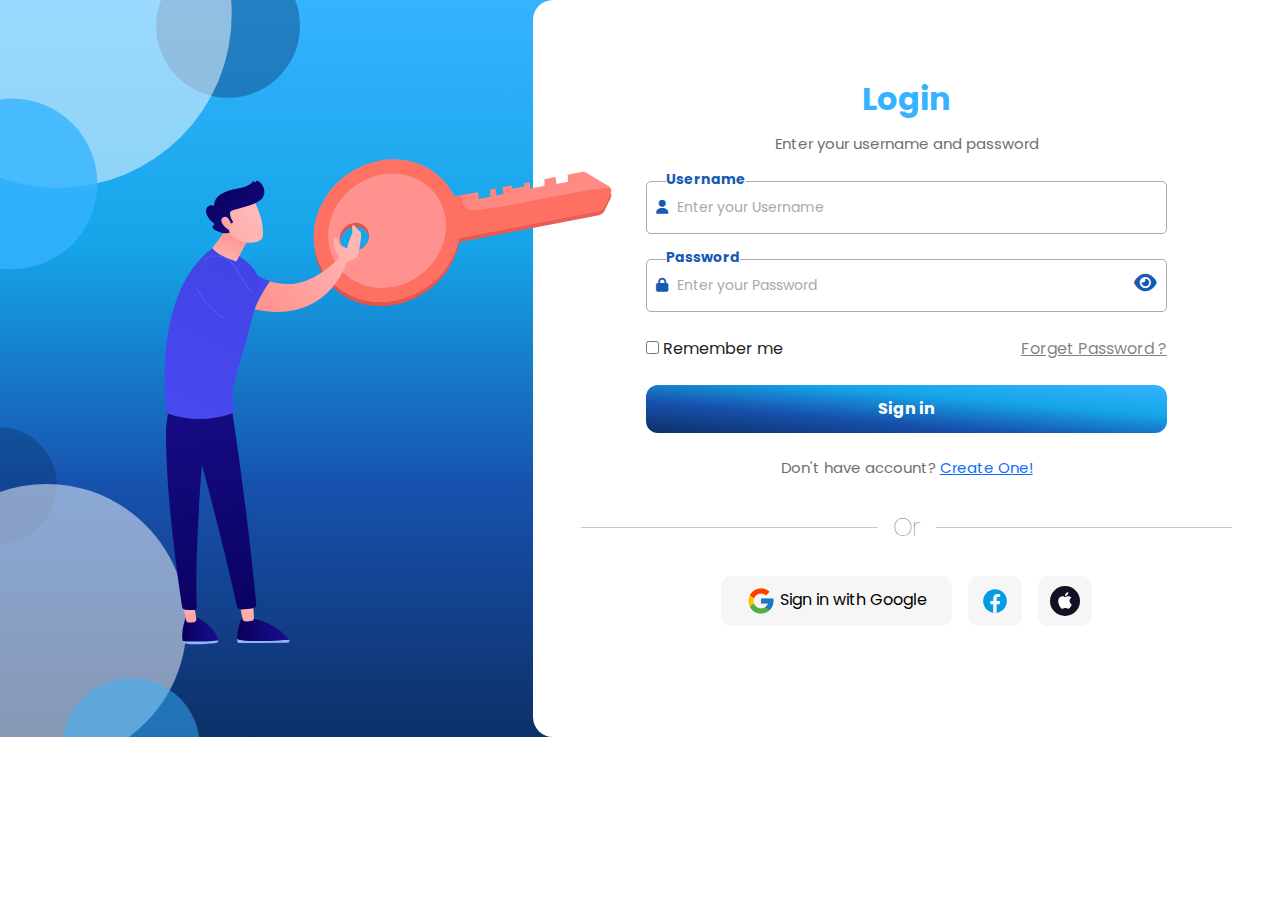
<file: login.html>
<!DOCTYPE html>
<html lang="en">
<head>
    <meta charset="UTF-8">
    <meta name="viewport" content="width=device-width, initial-scale=1.0">
    <title>MernWord</title>
    <link rel="shortcut icon" href="./img/icons8-pharmacy-shop-16.png" type="image/x-icon">
    <link rel="stylesheet" href="./css/login.css">
    <link rel="stylesheet" href="./css/all.min.css">
    <!-- <link rel="stylesheet" href="https://cdnjs.cloudflare.com/ajax/libs/font-awesome/6.5.1/css/all.min.css"
        integrity="sha512-DTOQO9RWCH3ppGqcWaEA1BIZOC6xxalwEsw9c2QQeAIftl+Vegovlnee1c9QX4TctnWMn13TZye+giMm8e2LwA=="
        crossorigin="anonymous" referrerpolicy="no-referrer" /> -->
    <link rel="stylesheet" href="./css/bootstrap.min.css">
    <link rel="preconnect" href="https://fonts.googleapis.com">
    <link rel="preconnect" href="https://fonts.gstatic.com" crossorigin>
    <link rel="preconnect" href="https://fonts.googleapis.com">
    <link rel="preconnect" href="https://fonts.gstatic.com" crossorigin>
    <link href="https://fonts.googleapis.com/css2?family=Poppins:wght@100;300;400;500;600;700;800&display=swap" rel="stylesheet">
</head>
<body>
    <main class="d-flex">
                <aside class="col-md-5 position-relative d-none d-md-block">
                    <svg class="top" width="413" height="393" viewBox="0 0 413 393" fill="none" xmlns="http://www.w3.org/2000/svg">
                        <circle opacity="0.4" cx="314" cy="58" r="99" fill="#0D3169" />
                        <circle opacity="0.5" cx="80" cy="42" r="239" fill="white" />
                        <circle opacity="0.8" cx="16.5" cy="275.5" r="117.5" fill="#36B3FF" />
                    </svg>
                    <svg class="body d-none d-md-block" width="197" height="465" viewBox="0 0 197 465" fill="none" xmlns="http://www.w3.org/2000/svg">
                        <path
                            d="M53.8991 460.444C53.9021 460.2 53.8838 459.95 53.8168 459.7C49.7469 444.997 29.5498 435.841 29.5498 435.841L21.5472 436.413C16.9442 449.372 17.5382 457.318 18.2754 460.861C18.2967 460.96 18.3302 461.055 18.3577 461.149C24.959 461.688 38.5487 462.038 53.8991 460.447V460.444Z"
                            fill="url(#paint0_linear_253_3144)" />
                        <path
                            d="M18.3584 461.147C18.7148 462.329 19.6714 463.248 20.899 463.484C30.2908 465.283 45.2178 463.837 51.484 463.09C52.8671 462.926 53.8785 461.76 53.8998 460.444C38.5494 462.038 24.9598 461.685 18.3584 461.147Z"
                            fill="#91B3FA" />
                        <path
                            d="M18.3271 425.546L21.7177 440.418C21.9675 441.507 22.8844 442.323 23.9963 442.42C25.358 442.537 27.2986 442.606 29.2482 442.345C30.9968 442.112 32.2153 440.49 31.9046 438.753L29.5498 425.549H18.3271V425.546Z"
                            fill="url(#paint1_linear_253_3144)" />
                        <path
                            d="M88.5611 460.961C79.7207 460.736 75.1513 459.786 72.7873 458.906C72.7812 459.706 72.7873 460.522 72.8147 461.366C72.8452 462.268 73.5794 462.987 74.4811 462.985L123.012 462.699C124.559 462.69 125.464 461.052 124.794 459.759C118.43 460.239 102.224 461.31 88.5611 460.961Z"
                            fill="#91B3FA" />
                        <path
                            d="M124.793 459.756C124.735 459.642 124.683 459.528 124.601 459.422C120.315 453.964 109.4 443.095 87.8289 438.381L77.4805 438.084C77.4805 438.084 72.8714 445.383 72.7861 458.903C75.1501 459.783 79.7226 460.733 88.56 460.958C102.223 461.307 118.429 460.233 124.793 459.756Z"
                            fill="url(#paint2_linear_253_3144)" />
                        <path
                            d="M75.1025 424.233C75.267 424.927 77.4177 435.51 78.2524 439.613C78.4505 440.588 79.2851 441.304 80.2752 441.354C82.0481 441.446 84.9056 441.454 87.3609 440.846C88.6861 440.518 89.5787 439.286 89.4842 437.92L88.3266 421.182L75.1025 424.233Z"
                            fill="url(#paint3_linear_253_3144)" />
                        <path
                            d="M67.26 228.854C67.26 228.854 81.4954 318 91.7676 424.081C91.9595 426.057 90.2323 427.776 88.1029 428.184C84.9652 428.786 80.3531 429.503 76.533 429.403C74.495 429.35 72.7891 427.973 72.4479 426.141C68.9476 407.437 43.977 307.055 37.4213 284.962C37.4213 284.962 29.8939 378.808 32.3004 427.495C32.3614 428.706 31.3866 429.755 30.0675 429.894C28.063 430.105 24.8583 430.266 20.7793 429.872C19.2317 429.722 17.9827 428.656 17.7604 427.251C15.2685 411.421 0.920325 317.2 1.52959 249.323C1.5631 245.495 6.45854 214.048 6.45854 214.048L67.2661 228.854H67.26Z"
                            fill="url(#paint4_linear_253_3144)" />
                        <path
                            d="M72.7734 78.9413L74.6804 125.588C80.0937 127.287 85.2481 128.606 90.1557 129.591C93.2264 120.585 99.9862 109.53 105.518 101.31C85.1811 94.7577 72.7734 78.9385 72.7734 78.9385V78.9413Z"
                            fill="url(#paint5_linear_253_3144)" />
                        <path
                            d="M4.31419 233.992C2.85196 233.518 1.83144 232.31 1.66999 230.902C-0.221777 214.164 -9.38816 110.387 48.4767 67.6968C48.4767 67.6968 51.7941 59.7845 79.0708 79.235C106.348 98.6855 91.7435 119.072 85.2122 147.19C77.3101 181.215 63.4463 209.028 69.5785 229.969C70.0019 231.413 69.1672 232.932 67.6289 233.448C46.4417 240.564 25.3338 240.8 4.31114 233.992H4.31419Z"
                            fill="url(#paint6_linear_253_3144)" />
                        <path
                            d="M71.0465 36.6025C71.0282 38.0795 47.9219 67.9882 47.9219 67.9882C47.9219 67.9882 52.0679 75.4314 71.869 81.4753L88.9588 49.4511L71.0465 36.6025Z"
                            fill="url(#paint7_linear_253_3144)" />
                        <path
                            d="M59.6012 138.944C59.4581 138.944 59.3088 138.905 59.1809 138.827C40.7232 127.461 32.0382 109.116 31.9529 108.933C31.7914 108.583 31.9711 108.183 32.3519 108.036C32.7358 107.889 33.1744 108.05 33.3359 108.397C33.4182 108.577 41.9417 126.559 60.0216 137.692C60.3659 137.903 60.4542 138.328 60.2227 138.641C60.0795 138.836 59.8419 138.941 59.6012 138.941V138.944Z"
                            fill="url(#paint8_linear_253_3144)" />
                        <path
                            d="M87.0946 113.52C86.8479 113.52 86.6072 113.408 86.464 113.206C86.4092 113.128 80.7705 105.127 70.0291 87.6003C66.7269 82.2116 62.3859 78.7968 57.128 77.4558C48.4216 75.2376 40.029 79.4936 39.9467 79.5353C39.5842 79.7157 39.1303 79.6074 38.9232 79.2798C38.7191 78.9522 38.844 78.533 39.2034 78.347C39.566 78.161 48.1962 73.7579 57.5179 76.1371C63.181 77.578 67.8328 81.2094 71.3391 86.9312C82.053 104.413 87.6704 112.387 87.7252 112.465C87.9506 112.781 87.8501 113.206 87.4998 113.408C87.3749 113.483 87.2317 113.517 87.0946 113.517V113.52Z"
                            fill="url(#paint9_linear_253_3144)" />
                        <path
                            d="M89.2402 19.4619C89.2402 19.4619 97.4623 36.6748 98.0136 45.7087C98.565 54.7427 100.7 60.6034 89.2402 62.4246C77.78 64.2431 68.1232 59.0403 62.8926 50.0425C62.8926 50.0425 54.698 36.175 56.535 30.4976C58.3719 24.8201 89.2402 19.4647 89.2402 19.4647V19.4619Z"
                            fill="url(#paint10_linear_253_3144)" />
                        <path
                            d="M66.8092 43.5713L67.4611 43.3103C68.2927 42.9772 68.6461 42.0749 68.2288 41.3419C66.6112 38.4963 63.4613 31.9748 67.5312 30.4534C72.7769 28.4934 93.5558 24.6316 98.04 17.9103C102.348 11.4527 98.5305 3.11554 92.7943 0.744606C92.4104 0.586359 91.9565 0.711321 91.7616 1.0528L91.2833 1.87734C90.9573 2.44093 90.0404 2.35487 89.8454 1.74409C89.6596 1.15552 88.8005 1.04168 88.4441 1.56085C87.0672 3.57086 83.3446 6.8302 73.3953 8.50429C59.2543 10.8835 49.9082 16.0973 49.6736 25.0036C49.6584 25.57 48.9974 25.8837 48.4673 25.5894C47.4224 25.0092 45.753 24.7371 43.5201 26.4473C39.636 29.4234 41.2262 37.1415 49.7376 43.4936C50.1428 43.7962 50.1397 44.3708 49.701 44.629C48.1566 45.5452 45.8566 47.7218 51.8182 50.6258C57.984 53.6297 62.587 53.3826 64.3599 53.1161C64.8016 53.0494 65.085 52.6608 64.9875 52.2638L63.0957 44.4375C62.9891 43.9933 63.3577 43.574 63.8573 43.574H66.8061L66.8092 43.5713Z"
                            fill="url(#paint11_linear_253_3144)" />
                        <path
                            d="M67.1627 45.2229C67.1627 45.2229 64.025 34.2289 58.6178 37.3106C53.2075 40.3922 61.4234 49.6288 65.7736 50.0397L67.1627 45.2201V45.2229Z"
                            fill="url(#paint12_linear_253_3144)" />
                        <path
                            d="M173.622 75.4314C173.622 75.4314 169.501 68.7739 169.763 65.5368C170.024 62.3024 167.813 57.5523 170.168 57.9021C172.522 58.2546 173.007 57.9659 173.647 61.8472C174.286 65.7284 181.713 82.683 173.622 75.4286V75.4314Z"
                            fill="url(#paint13_linear_253_3144)" />
                        <path
                            d="M174.399 64.8456L174.305 78.1466C146.409 105.596 123.83 107.211 105.522 101.312C99.9866 109.532 93.2268 120.585 90.1592 129.594C164.654 144.56 182.195 82.1473 182.195 82.1473C192.284 78.3382 194.319 76.1089 193.883 73.613L174.399 64.8428V64.8456Z"
                            fill="url(#paint14_linear_253_3144)" />
                        <path
                            d="M195.852 51.65C193.469 50.7699 188.812 42.6743 187.919 45.3367C187.026 47.9992 188.297 51.65 187.919 52.7827C187.541 53.9154 181.735 66.9444 182.893 69.8373C183.73 71.925 188.342 71.6169 189.046 75.0345C189.281 76.1672 190.274 76.9806 191.428 76.9834C192.583 76.9834 193.576 76.1727 193.811 75.0372C193.905 74.5819 198.231 52.5301 195.852 51.65Z"
                            fill="url(#paint15_linear_253_3144)" />
                        <defs>
                            <linearGradient id="paint0_linear_253_3144" x1="17.7697" y1="448.72" x2="53.8991" y2="448.72"
                                gradientUnits="userSpaceOnUse">
                                <stop stop-color="#09005D" />
                                <stop offset="1" stop-color="#1A0F91" />
                            </linearGradient>
                            <linearGradient id="paint1_linear_253_3144" x1="27.8164" y1="411.234" x2="22.073" y2="466.245"
                                gradientUnits="userSpaceOnUse">
                                <stop stop-color="#FEBBBA" />
                                <stop offset="1" stop-color="#FF928E" />
                            </linearGradient>
                            <linearGradient id="paint2_linear_253_3144" x1="72.7861" y1="449.558" x2="124.796" y2="449.558"
                                gradientUnits="userSpaceOnUse">
                                <stop stop-color="#09005D" />
                                <stop offset="1" stop-color="#1A0F91" />
                            </linearGradient>
                            <linearGradient id="paint3_linear_253_3144" x1="83.1335" y1="417.07" x2="80.5629" y2="472.274"
                                gradientUnits="userSpaceOnUse">
                                <stop stop-color="#FEBBBA" />
                                <stop offset="1" stop-color="#FF928E" />
                            </linearGradient>
                            <linearGradient id="paint4_linear_253_3144" x1="73.5598" y1="463.018" x2="13.8037" y2="150.361"
                                gradientUnits="userSpaceOnUse">
                                <stop stop-color="#09005D" />
                                <stop offset="1" stop-color="#1A0F91" />
                            </linearGradient>
                            <linearGradient id="paint5_linear_253_3144" x1="146.519" y1="38.8631" x2="4.57327" y2="210.692"
                                gradientUnits="userSpaceOnUse">
                                <stop stop-color="#4042E2" />
                                <stop offset="1" stop-color="#4F52FF" />
                            </linearGradient>
                            <linearGradient id="paint6_linear_253_3144" x1="115.834" y1="47.6744" x2="-82.9739" y2="448.068"
                                gradientUnits="userSpaceOnUse">
                                <stop stop-color="#4042E2" />
                                <stop offset="1" stop-color="#4F52FF" />
                            </linearGradient>
                            <linearGradient id="paint7_linear_253_3144" x1="55.3488" y1="91.3033" x2="68.9347" y2="50.5983"
                                gradientUnits="userSpaceOnUse">
                                <stop stop-color="#FEBBBA" />
                                <stop offset="1" stop-color="#FF928E" />
                            </linearGradient>
                            <linearGradient id="paint8_linear_253_3144" x1="69.2185" y1="-37.2709" x2="63.0171" y2="14.702"
                                gradientUnits="userSpaceOnUse">
                                <stop stop-color="#4042E2" />
                                <stop offset="1" stop-color="#4F52FF" />
                            </linearGradient>
                            <linearGradient id="paint9_linear_253_3144" x1="82.2449" y1="-35.7158" x2="76.0409" y2="16.2572"
                                gradientUnits="userSpaceOnUse">
                                <stop stop-color="#4042E2" />
                                <stop offset="1" stop-color="#4F52FF" />
                            </linearGradient>
                            <linearGradient id="paint10_linear_253_3144" x1="94.748" y1="31.4665" x2="6.25312" y2="108.805"
                                gradientUnits="userSpaceOnUse">
                                <stop stop-color="#FEBBBA" />
                                <stop offset="1" stop-color="#FF928E" />
                            </linearGradient>
                            <linearGradient id="paint11_linear_253_3144" x1="57.8774" y1="8.66252" x2="96.7088" y2="63.5209"
                                gradientUnits="userSpaceOnUse">
                                <stop stop-color="#09005D" />
                                <stop offset="1" stop-color="#1A0F91" />
                            </linearGradient>
                            <linearGradient id="paint12_linear_253_3144" x1="85.1329" y1="27.6686" x2="41.4269" y2="64.364"
                                gradientUnits="userSpaceOnUse">
                                <stop stop-color="#FEBBBA" />
                                <stop offset="1" stop-color="#FF928E" />
                            </linearGradient>
                            <linearGradient id="paint13_linear_253_3144" x1="196.369" y1="49.3234" x2="104.837" y2="136.08"
                                gradientUnits="userSpaceOnUse">
                                <stop stop-color="#FEBBBA" />
                                <stop offset="1" stop-color="#FF928E" />
                            </linearGradient>
                            <linearGradient id="paint14_linear_253_3144" x1="198.444" y1="56.625" x2="109.347" y2="141.075"
                                gradientUnits="userSpaceOnUse">
                                <stop stop-color="#FEBBBA" />
                                <stop offset="1" stop-color="#FF928E" />
                            </linearGradient>
                            <linearGradient id="paint15_linear_253_3144" x1="200.053" y1="53.2074" x2="108.521" y2="139.967"
                                gradientUnits="userSpaceOnUse">
                                <stop stop-color="#FEBBBA" />
                                <stop offset="1" stop-color="#FF928E" />
                            </linearGradient>
                        </defs>
                    </svg>

                    <svg class="bot" width="342" height="393" viewBox="0 0 342 558" fill="none" xmlns="http://www.w3.org/2000/svg">
                        <circle opacity="0.4" cx="-2" cy="99" r="99" fill="#0D3169" />
                        <path opacity="0.5"
                            d="M319 336C319 467.996 211.996 575 80 575C-51.996 575 -159 467.996 -159 336C-159 204.004 -51.996 97 80 97C211.996 97 319 204.004 319 336Z"
                            fill="white" />
                        <circle opacity="0.5" cx="224.5" cy="546.5" r="117.5" fill="#36B3FF" />
                    </svg>


                </aside>
                <div class="col-12 col-md-7">
                    <h2>Login</h2>
                    <p>Enter your username and password</p>

                        <form class="mb-4" action="">
                            <div class="form-con Username">
                                <label for="Uname">Username</label>
                                <i class="fa-solid fa-user user"></i>
                                <input class="InEmail" id="Uname" type="text" placeholder="Enter your Username" required />
                            </div>
                            <div class="form-con password">
                                <label for="Password">Password</label>
                                <i class="fa-solid fa-lock lock"></i>
                                <input class="InPassword" id="Password" type="password" placeholder="Enter your Password" required /> 
                                <span class="key-off">
                                    <i class="fa-solid fa-eye"></i>
                                </span>

                                <br />
                            </div>
                            <div class="mb-4 d-flex justify-content-between">
                                <div><input type="checkbox" name="chRemember" id="#rememder"> <label for="#rememder"> Remember me </label></div>
                        
                                <a class="forget text-black-50" href="./forget_password.html"> Forget Password ?</a>
                            </div>
                            <button type="submit">Sign in</button>

                            <div class="key-con d-none d-md-block">
                                <svg class="key" width="407" height="398" viewBox="0 0 407 398" fill="none" xmlns="http://www.w3.org/2000/svg">
                                    <path
                                        d="M86.3258 279.563C103.11 314.517 145.495 326.282 180.996 305.843C209.85 289.231 225.275 256.455 221.027 225.996L344.371 154.98C346.419 153.799 347.829 151.67 348.109 149.336L349.82 135.053C349.848 134.808 349.864 134.565 349.867 134.325C349.867 134.258 349.867 134.19 349.865 134.122C349.861 133.94 349.853 133.759 349.838 133.584C349.833 133.524 349.827 133.464 349.82 133.403C349.792 133.178 349.759 132.956 349.711 132.74C349.711 132.74 349.71 132.731 349.708 132.73C349.19 130.417 347.465 128.601 345.091 128.11L320.005 122.919C318.457 122.598 316.797 122.885 315.337 123.725L302.983 130.838L306.04 137.206L295.428 143.316L292.37 136.948L282.441 142.665L285.251 148.522L272.353 155.947L269.542 150.09L264.736 152.856L266.182 155.871L255.369 162.096L253.922 159.081L245.512 163.922L248.57 170.291L242.562 173.75L239.504 167.382L234.297 170.379L237.353 176.745L226.941 182.74L223.883 176.372L209.247 184.798L202.98 188.406C182.471 167.309 149.069 162.647 120.215 179.258C84.7141 199.698 69.5427 244.602 86.3271 279.556L86.3258 279.563ZM115.614 246.341C122.802 242.202 131.386 244.586 134.785 251.663C138.185 258.74 135.111 267.834 127.923 271.973C120.735 276.112 112.152 273.729 108.752 266.652C105.353 259.575 108.427 250.481 115.614 246.341Z"
                                        fill="url(#paint0_linear_253_3163)" />
                                    <path
                                        d="M163.867 206.096L222.337 172.431L225.395 178.799L235.807 172.804L232.749 166.436L237.956 163.44L241.014 169.808L247.022 166.348L243.964 159.98L252.374 155.139L253.821 158.154L264.634 151.929L263.188 148.913L267.994 146.147L270.804 152.004L283.703 144.58L280.892 138.723L290.822 133.005L293.88 139.374L304.492 133.263L301.435 126.895L313.789 119.783C315.249 118.943 316.907 118.658 318.457 118.977L343.543 124.167C346.668 124.814 348.674 127.759 348.274 131.113L346.563 145.395C346.282 147.732 344.871 149.861 342.825 151.039L193.927 236.767L163.864 206.101L163.867 206.096Z"
                                        fill="url(#paint1_linear_253_3163)" />
                                    <path
                                        d="M179.454 301.897C214.955 281.457 230.126 236.553 213.342 201.599C196.557 166.644 154.172 154.879 118.671 175.319C83.1706 195.758 67.9991 240.663 84.7835 275.617C101.568 310.571 143.953 322.336 179.454 301.897ZM126.383 268.025C119.195 272.164 110.611 269.78 107.212 262.703C103.813 255.626 106.886 246.532 114.074 242.393C121.262 238.253 129.845 240.637 133.245 247.714C136.644 254.791 133.57 263.885 126.383 268.025Z"
                                        fill="url(#paint2_linear_253_3163)" />
                                    <path
                                        d="M219.483 222.052L342.826 151.036C344.875 149.856 346.285 147.726 346.565 145.393L348.276 131.11C348.534 128.955 347.791 126.98 346.403 125.664C330.1 128.547 228.98 194.14 219.074 192.253C215.552 191.582 211.372 188.933 207.703 180.859L201.436 184.467C180.928 163.37 147.525 158.707 118.671 175.319C83.1706 195.758 67.9991 240.663 84.7835 275.617C101.568 310.571 143.953 322.336 179.454 301.897C208.308 285.285 223.731 252.508 219.485 222.05L219.483 222.052ZM114.072 242.395C121.26 238.256 129.844 240.64 133.243 247.717C136.642 254.794 133.569 263.888 126.381 268.027C119.193 272.167 110.609 269.783 107.21 262.706C103.811 255.629 106.884 246.535 114.072 242.395Z"
                                        fill="url(#paint3_linear_253_3163)" />
                                    <path
                                        d="M173.489 289.476C202.022 273.048 214.218 236.956 200.728 208.862C187.237 180.768 153.17 171.311 124.637 187.739C96.104 204.167 83.9086 240.259 97.3989 268.353C110.889 296.446 144.956 305.904 173.489 289.476ZM126.381 268.027C119.194 272.166 110.61 269.782 107.211 262.705C103.811 255.628 106.885 246.534 114.073 242.395C121.26 238.256 129.844 240.639 133.244 247.716C136.643 254.793 133.569 263.887 126.381 268.027Z"
                                        fill="url(#paint4_linear_253_3163)" />
                                    <defs>
                                        <linearGradient id="paint0_linear_253_3163" x1="-46.7131" y1="240.894" x2="345.355" y2="245.757"
                                            gradientUnits="userSpaceOnUse">
                                            <stop stop-color="#E1473D" />
                                            <stop offset="1" stop-color="#E9605A" />
                                        </linearGradient>
                                        <linearGradient id="paint1_linear_253_3163" x1="152.629" y1="52.2569" x2="301.671" y2="205.817"
                                            gradientUnits="userSpaceOnUse">
                                            <stop stop-color="#FE7062" />
                                            <stop offset="1" stop-color="#FF928E" />
                                        </linearGradient>
                                        <linearGradient id="paint2_linear_253_3163" x1="93.4924" y1="306.7" x2="347.829" y2="3.83276"
                                            gradientUnits="userSpaceOnUse">
                                            <stop stop-color="#FF9085" />
                                            <stop offset="1" stop-color="#FB6FBB" />
                                        </linearGradient>
                                        <linearGradient id="paint3_linear_253_3163" x1="186.137" y1="152.362" x2="48.4092" y2="-44.6934"
                                            gradientUnits="userSpaceOnUse">
                                            <stop stop-color="#FE7062" />
                                            <stop offset="1" stop-color="#FF928E" />
                                        </linearGradient>
                                        <linearGradient id="paint4_linear_253_3163" x1="24.5603" y1="-26.6141" x2="40.7405" y2="2.00477"
                                            gradientUnits="userSpaceOnUse">
                                            <stop stop-color="#FE7062" />
                                            <stop offset="1" stop-color="#FF928E" />
                                        </linearGradient>
                                    </defs>
                                </svg>
                            </div>
                        </form>

                    <p class="create mt-3">Don't have account? <a href="./register.html">Create One!</a></p>

                    <div class="position-relative mt-5 mb-5">
                        <hr />
                        <span class="or">Or</span>
                    </div>

                    <ul class="list-unstyled d-flex justify-content-center gap-3">
                        <li>
                            <a href="#">
                                <svg xmlns="http://www.w3.org/2000/svg" viewBox="0 0 48 48" width="48px" height="48px">
                                    <path fill="#FFC107"
                                        d="M43.611,20.083H42V20H24v8h11.303c-1.649,4.657-6.08,8-11.303,8c-6.627,0-12-5.373-12-12c0-6.627,5.373-12,12-12c3.059,0,5.842,1.154,7.961,3.039l5.657-5.657C34.046,6.053,29.268,4,24,4C12.955,4,4,12.955,4,24c0,11.045,8.955,20,20,20c11.045,0,20-8.955,20-20C44,22.659,43.862,21.35,43.611,20.083z" />
                                    <path fill="#FF3D00"
                                        d="M6.306,14.691l6.571,4.819C14.655,15.108,18.961,12,24,12c3.059,0,5.842,1.154,7.961,3.039l5.657-5.657C34.046,6.053,29.268,4,24,4C16.318,4,9.656,8.337,6.306,14.691z" />
                                    <path fill="#4CAF50"
                                        d="M24,44c5.166,0,9.86-1.977,13.409-5.192l-6.19-5.238C29.211,35.091,26.715,36,24,36c-5.202,0-9.619-3.317-11.283-7.946l-6.522,5.025C9.505,39.556,16.227,44,24,44z" />
                                    <path fill="#1976D2"
                                        d="M43.611,20.083H42V20H24v8h11.303c-0.792,2.237-2.231,4.166-4.087,5.571c0.001-0.001,0.002-0.001,0.003-0.002l6.19,5.238C36.971,39.205,44,34,44,24C44,22.659,43.862,21.35,43.611,20.083z" />
                                </svg>
                                Sign in with Google
                            </a>
                        </li>
                        <li>
                            <a class="" href="#">
                                <svg xmlns="http://www.w3.org/2000/svg" xmlns:xlink="http://www.w3.org/1999/xlink" viewBox="0,0,256,256" width="48px"
                                    height="48px">
                                    <g fill="none" fill-rule="nonzero" stroke="none" stroke-width="1" stroke-linecap="butt" stroke-linejoin="miter"
                                        stroke-miterlimit="10" stroke-dasharray="" stroke-dashoffset="0" font-family="none" font-weight="none"
                                        font-size="none" text-anchor="none" style="mix-blend-mode: normal">
                                        <g transform="scale(5.33333,5.33333)">
                                            <path
                                                d="M24,5c-10.49341,0 -19,8.50659 -19,19c0,10.49341 8.50659,19 19,19c10.49341,0 19,-8.50659 19,-19c0,-10.49341 -8.50659,-19 -19,-19z"
                                                fill="#039BE5"></path>
                                            <path
                                                d="M26.572,29.036h4.917l0.772,-4.995h-5.69v-2.73c0,-2.075 0.678,-3.915 2.619,-3.915h3.119v-4.359c-0.548,-0.074 -1.707,-0.236 -3.897,-0.236c-4.573,0 -7.254,2.415 -7.254,7.917v3.323h-4.701v4.995h4.701v13.729c0.931,0.14 1.874,0.235 2.842,0.235c0.875,0 1.729,-0.08 2.572,-0.194z"
                                                fill="#ffffff"></path>
                                        </g>
                                    </g>
                                </svg>
                            </a>
                        </li>
                        <li>
                            <a class="" href="#">
                                <svg xmlns="http://www.w3.org/2000/svg" x="0px" y="0px" width="30" height="30" viewBox="0,0,256,256"
                                    style="fill:#000000;">
                                    <g transform="translate(51.2,51.2) scale(0.6,0.6)">
                                        <g fill="#121022" fill-rule="nonzero" stroke="none" stroke-width="1" stroke-linecap="butt"
                                            stroke-linejoin="miter" stroke-miterlimit="10" stroke-dasharray="" stroke-dashoffset="0" font-family="none"
                                            font-weight="none" font-size="none" text-anchor="none" style="mix-blend-mode: normal">
                                            <path d="M-85.33333,341.33333v-426.66667h426.66667v426.66667z" id="bgRectangle"></path>
                                        </g>
                                        <g fill="#ffffff" fill-rule="nonzero" stroke="none" stroke-width="1" stroke-linecap="butt"
                                            stroke-linejoin="miter" stroke-miterlimit="10" stroke-dasharray="" stroke-dashoffset="0" font-family="none"
                                            font-weight="none" font-size="none" text-anchor="none" style="mix-blend-mode: normal">
                                            <g transform="scale(8.53333,8.53333)">
                                                <path
                                                    d="M25.565,9.785c-0.123,0.077 -3.051,1.702 -3.051,5.305c0.138,4.109 3.695,5.55 3.756,5.55c-0.061,0.077 -0.537,1.963 -1.947,3.94c-1.119,1.703 -2.361,3.42 -4.247,3.42c-1.794,0 -2.438,-1.135 -4.508,-1.135c-2.223,0 -2.852,1.135 -4.554,1.135c-1.886,0 -3.22,-1.809 -4.4,-3.496c-1.533,-2.208 -2.836,-5.673 -2.882,-9c-0.031,-1.763 0.307,-3.496 1.165,-4.968c1.211,-2.055 3.373,-3.45 5.734,-3.496c1.809,-0.061 3.419,1.242 4.523,1.242c1.058,0 3.036,-1.242 5.274,-1.242c0.966,0.001 3.542,0.292 5.137,2.745zM15.001,6.688c-0.322,-1.61 0.567,-3.22 1.395,-4.247c1.058,-1.242 2.729,-2.085 4.17,-2.085c0.092,1.61 -0.491,3.189 -1.533,4.339c-0.935,1.242 -2.545,2.177 -4.032,1.993z">
                                                </path>
                                            </g>
                                        </g>
                                    </g>
                                </svg>
                            </a>
                        </li>
                    </ul>
                </div>
    </main>

    <script src="./js/login.js"></script>
</body>
</html>
</file>
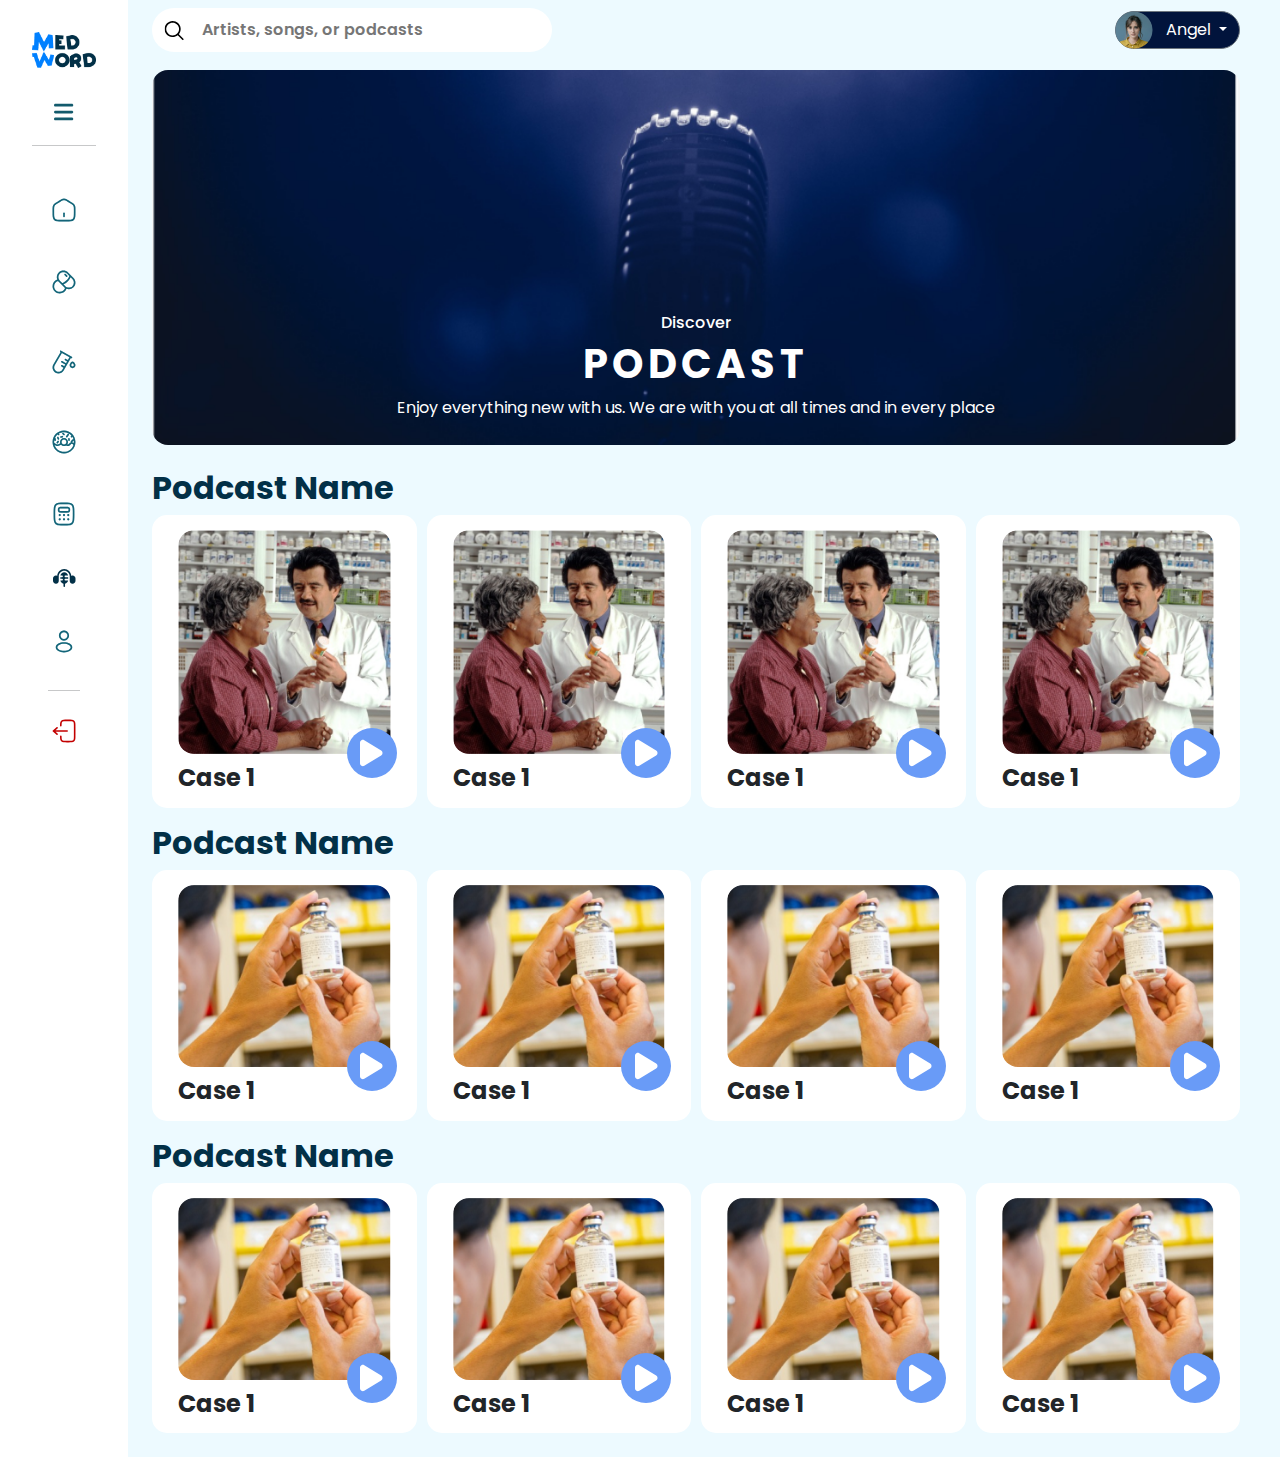
<file: podcast.html>
<!DOCTYPE html>
<html lang="en">

<head>
    <meta charset="UTF-8">
    <meta name="viewport" content="width=device-width, initial-scale=1.0">
    <title>Podcasts</title>
    <link rel="shortcut icon" href="./img/icons8-pharmacy-shop-16.png" type="image/x-icon">
    <link rel="stylesheet" href="./css/podcast.css">
    <link rel="stylesheet" href="./css/main.css">
    <link rel="stylesheet" href="https://cdnjs.cloudflare.com/ajax/libs/font-awesome/6.5.1/css/all.min.css"
        integrity="sha512-DTOQO9RWCH3ppGqcWaEA1BIZOC6xxalwEsw9c2QQeAIftl+Vegovlnee1c9QX4TctnWMn13TZye+giMm8e2LwA=="
        crossorigin="anonymous" referrerpolicy="no-referrer" />
    <link rel="stylesheet" href="./css/bootstrap.min.css">
    <link rel="preconnect" href="https://fonts.googleapis.com">
    <link rel="preconnect" href="https://fonts.gstatic.com" crossorigin>
    <link rel="preconnect" href="https://fonts.googleapis.com">
    <link rel="preconnect" href="https://fonts.gstatic.com" crossorigin>
    <link href="https://fonts.googleapis.com/css2?family=Poppins:wght@100;300;400;500;600;700;800&display=swap"
        rel="stylesheet">
</head>

<body>
    <main class="d-flex gap-lg-4 gap-3">
        <aside>
            <a href="./index.html" class="logo"> <img class="img-fluid" src="./img/Logo.png" alt=""> </a>

            <button class="back">
                <i class="fa-solid fa-bars bars"></i>
                <i class="fa-solid fa-arrow-left arrow d-none"></i>
            </button>
            <hr>
            <ul>
                <li>
                    <a href="./index.html">
                        <span>
                            <svg width="32" height="32" viewBox="0 0 32 32" fill="none"
                                xmlns="http://www.w3.org/2000/svg">
                                <path
                                    d="M15.1999 22.4001C15.1999 22.8419 15.558 23.2001 15.9999 23.2001C16.4417 23.2001 16.7999 22.8419 16.7999 22.4001V19.2001C16.7999 18.7583 16.4417 18.4001 15.9999 18.4001C15.558 18.4001 15.1999 18.7583 15.1999 19.2001V22.4001Z"
                                    fill="#219EBC" />
                                <path
                                    d="M15.1999 22.4001C15.1999 22.8419 15.558 23.2001 15.9999 23.2001C16.4417 23.2001 16.7999 22.8419 16.7999 22.4001V19.2001C16.7999 18.7583 16.4417 18.4001 15.9999 18.4001C15.558 18.4001 15.1999 18.7583 15.1999 19.2001V22.4001Z"
                                    fill="black" fill-opacity="0.2" />
                                <path
                                    d="M15.1999 22.4001C15.1999 22.8419 15.558 23.2001 15.9999 23.2001C16.4417 23.2001 16.7999 22.8419 16.7999 22.4001V19.2001C16.7999 18.7583 16.4417 18.4001 15.9999 18.4001C15.558 18.4001 15.1999 18.7583 15.1999 19.2001V22.4001Z"
                                    fill="black" fill-opacity="0.2" />
                                <path fill-rule="evenodd" clip-rule="evenodd"
                                    d="M15.9999 4.53345C15.2445 4.53345 14.5583 4.74979 13.8138 5.11184C13.0941 5.46182 12.2627 5.97781 11.2243 6.62232L9.01991 7.9904C8.03729 8.60023 7.25048 9.08854 6.64403 9.55298C6.01603 10.0339 5.53368 10.5237 5.18527 11.1603C4.83758 11.7954 4.68101 12.4713 4.60594 13.2702C4.53319 14.0444 4.53319 14.9912 4.5332 16.1785V17.8986C4.53319 19.9294 4.53318 21.5325 4.69609 22.7858C4.8632 24.0715 5.21434 25.1095 6.00772 25.9302C6.80476 26.7546 7.81902 27.123 9.07465 27.2976C10.2916 27.4668 11.8458 27.4668 13.8045 27.4668H18.1952C20.1539 27.4668 21.7081 27.4668 22.9251 27.2976C24.1807 27.123 25.195 26.7546 25.992 25.9302C26.7854 25.1095 27.1365 24.0715 27.3037 22.7858C27.4666 21.5325 27.4665 19.9294 27.4665 17.8986V16.1785C27.4665 14.9912 27.4665 14.0444 27.3938 13.2702C27.3187 12.4713 27.1622 11.7954 26.8145 11.1603C26.4661 10.5237 25.9837 10.0339 25.3557 9.55298C24.7493 9.08855 23.9625 8.60024 22.9799 7.99042L20.7755 6.62232C19.737 5.97781 18.9056 5.46181 18.1859 5.11184C17.4414 4.74979 16.7552 4.53345 15.9999 4.53345ZM12.0314 8.00451C13.1148 7.33207 13.8767 6.86042 14.5135 6.55072C15.134 6.24899 15.5734 6.13345 15.9999 6.13345C16.4263 6.13345 16.8658 6.24899 17.4862 6.55072C18.1231 6.86042 18.8849 7.33207 19.9684 8.0045L22.1017 9.32851C23.1266 9.96459 23.8462 10.4122 24.3829 10.8233C24.9051 11.2232 25.2056 11.5532 25.411 11.9285C25.6171 12.3051 25.7374 12.7453 25.8008 13.4199C25.8657 14.1106 25.8665 14.9823 25.8665 16.2176V17.8401C25.8665 19.9424 25.8649 21.4414 25.717 22.5796C25.5717 23.6975 25.298 24.3461 24.8417 24.8181C24.3891 25.2863 23.7728 25.5643 22.7047 25.7128C21.6107 25.865 20.1679 25.8668 18.1332 25.8668H13.8665C11.8318 25.8668 10.389 25.865 9.29504 25.7128C8.22692 25.5643 7.61068 25.2863 7.15804 24.8181C6.70175 24.3461 6.42805 23.6975 6.28274 22.5796C6.13479 21.4414 6.1332 19.9424 6.1332 17.8401V16.2176C6.1332 14.9823 6.13402 14.1106 6.19892 13.4199C6.26231 12.7453 6.38264 12.3051 6.58877 11.9285C6.79417 11.5532 7.09462 11.2232 7.61685 10.8233C8.15357 10.4122 8.87314 9.96459 9.89803 9.32851L12.0314 8.00451Z"
                                    fill="#219EBC" />
                                <path fill-rule="evenodd" clip-rule="evenodd"
                                    d="M15.9999 4.53345C15.2445 4.53345 14.5583 4.74979 13.8138 5.11184C13.0941 5.46182 12.2627 5.97781 11.2243 6.62232L9.01991 7.9904C8.03729 8.60023 7.25048 9.08854 6.64403 9.55298C6.01603 10.0339 5.53368 10.5237 5.18527 11.1603C4.83758 11.7954 4.68101 12.4713 4.60594 13.2702C4.53319 14.0444 4.53319 14.9912 4.5332 16.1785V17.8986C4.53319 19.9294 4.53318 21.5325 4.69609 22.7858C4.8632 24.0715 5.21434 25.1095 6.00772 25.9302C6.80476 26.7546 7.81902 27.123 9.07465 27.2976C10.2916 27.4668 11.8458 27.4668 13.8045 27.4668H18.1952C20.1539 27.4668 21.7081 27.4668 22.9251 27.2976C24.1807 27.123 25.195 26.7546 25.992 25.9302C26.7854 25.1095 27.1365 24.0715 27.3037 22.7858C27.4666 21.5325 27.4665 19.9294 27.4665 17.8986V16.1785C27.4665 14.9912 27.4665 14.0444 27.3938 13.2702C27.3187 12.4713 27.1622 11.7954 26.8145 11.1603C26.4661 10.5237 25.9837 10.0339 25.3557 9.55298C24.7493 9.08855 23.9625 8.60024 22.9799 7.99042L20.7755 6.62232C19.737 5.97781 18.9056 5.46181 18.1859 5.11184C17.4414 4.74979 16.7552 4.53345 15.9999 4.53345ZM12.0314 8.00451C13.1148 7.33207 13.8767 6.86042 14.5135 6.55072C15.134 6.24899 15.5734 6.13345 15.9999 6.13345C16.4263 6.13345 16.8658 6.24899 17.4862 6.55072C18.1231 6.86042 18.8849 7.33207 19.9684 8.0045L22.1017 9.32851C23.1266 9.96459 23.8462 10.4122 24.3829 10.8233C24.9051 11.2232 25.2056 11.5532 25.411 11.9285C25.6171 12.3051 25.7374 12.7453 25.8008 13.4199C25.8657 14.1106 25.8665 14.9823 25.8665 16.2176V17.8401C25.8665 19.9424 25.8649 21.4414 25.717 22.5796C25.5717 23.6975 25.298 24.3461 24.8417 24.8181C24.3891 25.2863 23.7728 25.5643 22.7047 25.7128C21.6107 25.865 20.1679 25.8668 18.1332 25.8668H13.8665C11.8318 25.8668 10.389 25.865 9.29504 25.7128C8.22692 25.5643 7.61068 25.2863 7.15804 24.8181C6.70175 24.3461 6.42805 23.6975 6.28274 22.5796C6.13479 21.4414 6.1332 19.9424 6.1332 17.8401V16.2176C6.1332 14.9823 6.13402 14.1106 6.19892 13.4199C6.26231 12.7453 6.38264 12.3051 6.58877 11.9285C6.79417 11.5532 7.09462 11.2232 7.61685 10.8233C8.15357 10.4122 8.87314 9.96459 9.89803 9.32851L12.0314 8.00451Z"
                                    fill="black" fill-opacity="0.2" />
                                <path fill-rule="evenodd" clip-rule="evenodd"
                                    d="M15.9999 4.53345C15.2445 4.53345 14.5583 4.74979 13.8138 5.11184C13.0941 5.46182 12.2627 5.97781 11.2243 6.62232L9.01991 7.9904C8.03729 8.60023 7.25048 9.08854 6.64403 9.55298C6.01603 10.0339 5.53368 10.5237 5.18527 11.1603C4.83758 11.7954 4.68101 12.4713 4.60594 13.2702C4.53319 14.0444 4.53319 14.9912 4.5332 16.1785V17.8986C4.53319 19.9294 4.53318 21.5325 4.69609 22.7858C4.8632 24.0715 5.21434 25.1095 6.00772 25.9302C6.80476 26.7546 7.81902 27.123 9.07465 27.2976C10.2916 27.4668 11.8458 27.4668 13.8045 27.4668H18.1952C20.1539 27.4668 21.7081 27.4668 22.9251 27.2976C24.1807 27.123 25.195 26.7546 25.992 25.9302C26.7854 25.1095 27.1365 24.0715 27.3037 22.7858C27.4666 21.5325 27.4665 19.9294 27.4665 17.8986V16.1785C27.4665 14.9912 27.4665 14.0444 27.3938 13.2702C27.3187 12.4713 27.1622 11.7954 26.8145 11.1603C26.4661 10.5237 25.9837 10.0339 25.3557 9.55298C24.7493 9.08855 23.9625 8.60024 22.9799 7.99042L20.7755 6.62232C19.737 5.97781 18.9056 5.46181 18.1859 5.11184C17.4414 4.74979 16.7552 4.53345 15.9999 4.53345ZM12.0314 8.00451C13.1148 7.33207 13.8767 6.86042 14.5135 6.55072C15.134 6.24899 15.5734 6.13345 15.9999 6.13345C16.4263 6.13345 16.8658 6.24899 17.4862 6.55072C18.1231 6.86042 18.8849 7.33207 19.9684 8.0045L22.1017 9.32851C23.1266 9.96459 23.8462 10.4122 24.3829 10.8233C24.9051 11.2232 25.2056 11.5532 25.411 11.9285C25.6171 12.3051 25.7374 12.7453 25.8008 13.4199C25.8657 14.1106 25.8665 14.9823 25.8665 16.2176V17.8401C25.8665 19.9424 25.8649 21.4414 25.717 22.5796C25.5717 23.6975 25.298 24.3461 24.8417 24.8181C24.3891 25.2863 23.7728 25.5643 22.7047 25.7128C21.6107 25.865 20.1679 25.8668 18.1332 25.8668H13.8665C11.8318 25.8668 10.389 25.865 9.29504 25.7128C8.22692 25.5643 7.61068 25.2863 7.15804 24.8181C6.70175 24.3461 6.42805 23.6975 6.28274 22.5796C6.13479 21.4414 6.1332 19.9424 6.1332 17.8401V16.2176C6.1332 14.9823 6.13402 14.1106 6.19892 13.4199C6.26231 12.7453 6.38264 12.3051 6.58877 11.9285C6.79417 11.5532 7.09462 11.2232 7.61685 10.8233C8.15357 10.4122 8.87314 9.96459 9.89803 9.32851L12.0314 8.00451Z"
                                    fill="black" fill-opacity="0.2" />
                            </svg>
                        </span>
                        <span>Home</span>
                    </a>
                </li>
                <li>
                    <a class='' href="./drug_id.html">
                        <span>
                            <svg width="32" height="32" viewBox="0 0 32 32" fill="none" xmlns="http://www.w3.org/2000/svg">
                                <path
                                    d="M16.5009 7.96776C16.8133 7.65534 17.3198 7.65534 17.6322 7.96776L19.2322 9.56776C19.5446 9.88018 19.5446 10.3867 19.2322 10.6991C18.9198 11.0116 18.4133 11.0116 18.1009 10.6991L16.5009 9.09913C16.1884 8.78671 16.1884 8.28018 16.5009 7.96776Z"
                                    fill="#219EBC" />
                                <path
                                    d="M16.5009 7.96776C16.8133 7.65534 17.3198 7.65534 17.6322 7.96776L19.2322 9.56776C19.5446 9.88018 19.5446 10.3867 19.2322 10.6991C18.9198 11.0116 18.4133 11.0116 18.1009 10.6991L16.5009 9.09913C16.1884 8.78671 16.1884 8.28018 16.5009 7.96776Z"
                                    fill="black" fill-opacity="0.2" />
                                <path
                                    d="M16.5009 7.96776C16.8133 7.65534 17.3198 7.65534 17.6322 7.96776L19.2322 9.56776C19.5446 9.88018 19.5446 10.3867 19.2322 10.6991C18.9198 11.0116 18.4133 11.0116 18.1009 10.6991L16.5009 9.09913C16.1884 8.78671 16.1884 8.28018 16.5009 7.96776Z"
                                    fill="black" fill-opacity="0.2" />
                                <path fill-rule="evenodd" clip-rule="evenodd"
                                    d="M10.7328 6.46638C13.31 3.88914 17.4886 3.88914 20.0658 6.46638L25.5336 11.9342C28.1108 14.5114 28.1108 18.6899 25.5336 21.2672C23.6293 23.1715 20.8508 23.6687 18.49 22.7589C17.4759 25.507 14.8341 27.4667 11.7332 27.4667C7.75675 27.4667 4.5332 24.2431 4.5332 20.2667C4.5332 17.1657 6.49295 14.5239 9.24104 13.5099C8.33129 11.1491 8.82855 8.37064 10.7328 6.46638ZM18.9345 7.59775C16.9821 5.64535 13.8166 5.64535 11.8642 7.59775C9.91177 9.55016 9.91177 12.7156 11.8642 14.668L14.2674 17.0713C14.4985 16.9947 14.8229 16.8717 15.2161 16.6822C16.0754 16.2681 17.2664 15.5349 18.5336 14.2676C19.8009 13.0004 20.5343 11.8093 20.9485 10.9498C21.138 10.5566 21.261 10.2321 21.3377 10.001L18.9345 7.59775ZM22.5752 11.2385C22.52 11.3665 22.4584 11.5021 22.3898 11.6445C21.905 12.6505 21.071 13.9931 19.665 15.399C18.2591 16.805 16.9166 17.6389 15.9107 18.1236C15.7684 18.1922 15.6329 18.2537 15.505 18.3089L17.3319 20.1358C19.2844 22.0882 22.4498 22.0882 24.4022 20.1358C26.3546 18.1834 26.3546 15.0179 24.4022 13.0655L22.5752 11.2385ZM10.0059 14.9379C7.75826 15.6658 6.1332 17.7773 6.1332 20.2667C6.1332 23.3595 8.64041 25.8667 11.7332 25.8667C14.2226 25.8667 16.3341 24.2416 17.062 21.994C16.7596 21.7802 16.4713 21.5379 16.2006 21.2672L10.7328 15.7994C10.4621 15.5287 10.2198 15.2403 10.0059 14.9379Z"
                                    fill="#219EBC" />
                                <path fill-rule="evenodd" clip-rule="evenodd"
                                    d="M10.7328 6.46638C13.31 3.88914 17.4886 3.88914 20.0658 6.46638L25.5336 11.9342C28.1108 14.5114 28.1108 18.6899 25.5336 21.2672C23.6293 23.1715 20.8508 23.6687 18.49 22.7589C17.4759 25.507 14.8341 27.4667 11.7332 27.4667C7.75675 27.4667 4.5332 24.2431 4.5332 20.2667C4.5332 17.1657 6.49295 14.5239 9.24104 13.5099C8.33129 11.1491 8.82855 8.37064 10.7328 6.46638ZM18.9345 7.59775C16.9821 5.64535 13.8166 5.64535 11.8642 7.59775C9.91177 9.55016 9.91177 12.7156 11.8642 14.668L14.2674 17.0713C14.4985 16.9947 14.8229 16.8717 15.2161 16.6822C16.0754 16.2681 17.2664 15.5349 18.5336 14.2676C19.8009 13.0004 20.5343 11.8093 20.9485 10.9498C21.138 10.5566 21.261 10.2321 21.3377 10.001L18.9345 7.59775ZM22.5752 11.2385C22.52 11.3665 22.4584 11.5021 22.3898 11.6445C21.905 12.6505 21.071 13.9931 19.665 15.399C18.2591 16.805 16.9166 17.6389 15.9107 18.1236C15.7684 18.1922 15.6329 18.2537 15.505 18.3089L17.3319 20.1358C19.2844 22.0882 22.4498 22.0882 24.4022 20.1358C26.3546 18.1834 26.3546 15.0179 24.4022 13.0655L22.5752 11.2385ZM10.0059 14.9379C7.75826 15.6658 6.1332 17.7773 6.1332 20.2667C6.1332 23.3595 8.64041 25.8667 11.7332 25.8667C14.2226 25.8667 16.3341 24.2416 17.062 21.994C16.7596 21.7802 16.4713 21.5379 16.2006 21.2672L10.7328 15.7994C10.4621 15.5287 10.2198 15.2403 10.0059 14.9379Z"
                                    fill="black" fill-opacity="0.2" />
                                <path fill-rule="evenodd" clip-rule="evenodd"
                                    d="M10.7328 6.46638C13.31 3.88914 17.4886 3.88914 20.0658 6.46638L25.5336 11.9342C28.1108 14.5114 28.1108 18.6899 25.5336 21.2672C23.6293 23.1715 20.8508 23.6687 18.49 22.7589C17.4759 25.507 14.8341 27.4667 11.7332 27.4667C7.75675 27.4667 4.5332 24.2431 4.5332 20.2667C4.5332 17.1657 6.49295 14.5239 9.24104 13.5099C8.33129 11.1491 8.82855 8.37064 10.7328 6.46638ZM18.9345 7.59775C16.9821 5.64535 13.8166 5.64535 11.8642 7.59775C9.91177 9.55016 9.91177 12.7156 11.8642 14.668L14.2674 17.0713C14.4985 16.9947 14.8229 16.8717 15.2161 16.6822C16.0754 16.2681 17.2664 15.5349 18.5336 14.2676C19.8009 13.0004 20.5343 11.8093 20.9485 10.9498C21.138 10.5566 21.261 10.2321 21.3377 10.001L18.9345 7.59775ZM22.5752 11.2385C22.52 11.3665 22.4584 11.5021 22.3898 11.6445C21.905 12.6505 21.071 13.9931 19.665 15.399C18.2591 16.805 16.9166 17.6389 15.9107 18.1236C15.7684 18.1922 15.6329 18.2537 15.505 18.3089L17.3319 20.1358C19.2844 22.0882 22.4498 22.0882 24.4022 20.1358C26.3546 18.1834 26.3546 15.0179 24.4022 13.0655L22.5752 11.2385ZM10.0059 14.9379C7.75826 15.6658 6.1332 17.7773 6.1332 20.2667C6.1332 23.3595 8.64041 25.8667 11.7332 25.8667C14.2226 25.8667 16.3341 24.2416 17.062 21.994C16.7596 21.7802 16.4713 21.5379 16.2006 21.2672L10.7328 15.7994C10.4621 15.5287 10.2198 15.2403 10.0059 14.9379Z"
                                    fill="black" fill-opacity="0.2" />
                            </svg>
                        </span>
                        <span>Drug I.D.</span>
                    </a>
                </li>
                <li>
                    <a href="./drug_interactions.html">
                        <span>
                            <svg width="32" height="32" viewBox="0 0 32 32" fill="none"
                                xmlns="http://www.w3.org/2000/svg">
                                <path fill-rule="evenodd" clip-rule="evenodd"
                                    d="M13.1142 4.64466C12.7338 4.41982 12.2432 4.54588 12.0184 4.92622C11.7936 5.30656 11.9196 5.79715 12.2999 6.02199L12.5089 6.14554L5.33549 18.5275C3.68355 21.3788 4.665 25.0236 7.52331 26.6682C10.38 28.3118 14.0341 27.3375 15.6851 24.4877L22.8624 12.0992L23.0676 12.2173C23.4505 12.4377 23.9396 12.306 24.16 11.9231C24.3805 11.5402 24.2487 11.0511 23.8658 10.8307L22.9692 10.3145L14.0013 5.16911L13.1142 4.64466ZM6.71993 19.3295L13.8915 6.95078L21.4752 11.302L19.8698 14.0729L17.8326 12.9007C17.4497 12.6804 16.9606 12.8122 16.7402 13.1952C16.5199 13.5781 16.6517 14.0672 17.0347 14.2876L19.0678 15.4573L18.0422 17.2275L14.2504 15.0458C13.8674 14.8255 13.3784 14.9573 13.158 15.3403C12.9377 15.7233 13.0695 16.2123 13.4525 16.4327L17.2401 18.6119L16.2955 20.2425L14.2 19.0368C13.817 18.8165 13.3279 18.9483 13.1076 19.3313C12.8872 19.7142 13.0191 20.2033 13.402 20.4236L15.4934 21.6269L14.3007 23.6857C13.093 25.7702 10.4159 26.4865 8.32124 25.2813C6.22821 24.0771 5.51321 21.4124 6.71993 19.3295Z"
                                    fill="#219EBC" />
                                <path fill-rule="evenodd" clip-rule="evenodd"
                                    d="M13.1142 4.64466C12.7338 4.41982 12.2432 4.54588 12.0184 4.92622C11.7936 5.30656 11.9196 5.79715 12.2999 6.02199L12.5089 6.14554L5.33549 18.5275C3.68355 21.3788 4.665 25.0236 7.52331 26.6682C10.38 28.3118 14.0341 27.3375 15.6851 24.4877L22.8624 12.0992L23.0676 12.2173C23.4505 12.4377 23.9396 12.306 24.16 11.9231C24.3805 11.5402 24.2487 11.0511 23.8658 10.8307L22.9692 10.3145L14.0013 5.16911L13.1142 4.64466ZM6.71993 19.3295L13.8915 6.95078L21.4752 11.302L19.8698 14.0729L17.8326 12.9007C17.4497 12.6804 16.9606 12.8122 16.7402 13.1952C16.5199 13.5781 16.6517 14.0672 17.0347 14.2876L19.0678 15.4573L18.0422 17.2275L14.2504 15.0458C13.8674 14.8255 13.3784 14.9573 13.158 15.3403C12.9377 15.7233 13.0695 16.2123 13.4525 16.4327L17.2401 18.6119L16.2955 20.2425L14.2 19.0368C13.817 18.8165 13.3279 18.9483 13.1076 19.3313C12.8872 19.7142 13.0191 20.2033 13.402 20.4236L15.4934 21.6269L14.3007 23.6857C13.093 25.7702 10.4159 26.4865 8.32124 25.2813C6.22821 24.0771 5.51321 21.4124 6.71993 19.3295Z"
                                    fill="black" fill-opacity="0.2" />
                                <path fill-rule="evenodd" clip-rule="evenodd"
                                    d="M13.1142 4.64466C12.7338 4.41982 12.2432 4.54588 12.0184 4.92622C11.7936 5.30656 11.9196 5.79715 12.2999 6.02199L12.5089 6.14554L5.33549 18.5275C3.68355 21.3788 4.665 25.0236 7.52331 26.6682C10.38 28.3118 14.0341 27.3375 15.6851 24.4877L22.8624 12.0992L23.0676 12.2173C23.4505 12.4377 23.9396 12.306 24.16 11.9231C24.3805 11.5402 24.2487 11.0511 23.8658 10.8307L22.9692 10.3145L14.0013 5.16911L13.1142 4.64466ZM6.71993 19.3295L13.8915 6.95078L21.4752 11.302L19.8698 14.0729L17.8326 12.9007C17.4497 12.6804 16.9606 12.8122 16.7402 13.1952C16.5199 13.5781 16.6517 14.0672 17.0347 14.2876L19.0678 15.4573L18.0422 17.2275L14.2504 15.0458C13.8674 14.8255 13.3784 14.9573 13.158 15.3403C12.9377 15.7233 13.0695 16.2123 13.4525 16.4327L17.2401 18.6119L16.2955 20.2425L14.2 19.0368C13.817 18.8165 13.3279 18.9483 13.1076 19.3313C12.8872 19.7142 13.0191 20.2033 13.402 20.4236L15.4934 21.6269L14.3007 23.6857C13.093 25.7702 10.4159 26.4865 8.32124 25.2813C6.22821 24.0771 5.51321 21.4124 6.71993 19.3295Z"
                                    fill="black" fill-opacity="0.2" />
                                <path fill-rule="evenodd" clip-rule="evenodd"
                                    d="M25.787 16.1082C25.1013 15.3848 23.9654 15.3848 23.2798 16.1082C22.9517 16.4544 22.5514 16.9137 22.2281 17.4035C21.9247 17.8631 21.6 18.4792 21.6 19.111C21.6 20.7491 22.8829 22.1333 24.5334 22.1333C26.1839 22.1333 27.4667 20.7491 27.4667 19.111C27.4667 18.4792 27.142 17.8631 26.8386 17.4035C26.5154 16.9137 26.115 16.4544 25.787 16.1082ZM24.4411 17.2088C24.4723 17.1759 24.505 17.1656 24.5334 17.1656C24.5617 17.1656 24.5944 17.1759 24.6257 17.2088C24.9228 17.5224 25.2527 17.9053 25.5033 18.2849C25.7738 18.6947 25.8667 18.975 25.8667 19.111C25.8667 19.9276 25.2393 20.5333 24.5334 20.5333C23.8275 20.5333 23.2 19.9276 23.2 19.111C23.2 18.975 23.2929 18.6947 23.5634 18.2849C23.814 17.9053 24.1439 17.5224 24.4411 17.2088Z"
                                    fill="#219EBC" />
                                <path fill-rule="evenodd" clip-rule="evenodd"
                                    d="M25.787 16.1082C25.1013 15.3848 23.9654 15.3848 23.2798 16.1082C22.9517 16.4544 22.5514 16.9137 22.2281 17.4035C21.9247 17.8631 21.6 18.4792 21.6 19.111C21.6 20.7491 22.8829 22.1333 24.5334 22.1333C26.1839 22.1333 27.4667 20.7491 27.4667 19.111C27.4667 18.4792 27.142 17.8631 26.8386 17.4035C26.5154 16.9137 26.115 16.4544 25.787 16.1082ZM24.4411 17.2088C24.4723 17.1759 24.505 17.1656 24.5334 17.1656C24.5617 17.1656 24.5944 17.1759 24.6257 17.2088C24.9228 17.5224 25.2527 17.9053 25.5033 18.2849C25.7738 18.6947 25.8667 18.975 25.8667 19.111C25.8667 19.9276 25.2393 20.5333 24.5334 20.5333C23.8275 20.5333 23.2 19.9276 23.2 19.111C23.2 18.975 23.2929 18.6947 23.5634 18.2849C23.814 17.9053 24.1439 17.5224 24.4411 17.2088Z"
                                    fill="black" fill-opacity="0.2" />
                                <path fill-rule="evenodd" clip-rule="evenodd"
                                    d="M25.787 16.1082C25.1013 15.3848 23.9654 15.3848 23.2798 16.1082C22.9517 16.4544 22.5514 16.9137 22.2281 17.4035C21.9247 17.8631 21.6 18.4792 21.6 19.111C21.6 20.7491 22.8829 22.1333 24.5334 22.1333C26.1839 22.1333 27.4667 20.7491 27.4667 19.111C27.4667 18.4792 27.142 17.8631 26.8386 17.4035C26.5154 16.9137 26.115 16.4544 25.787 16.1082ZM24.4411 17.2088C24.4723 17.1759 24.505 17.1656 24.5334 17.1656C24.5617 17.1656 24.5944 17.1759 24.6257 17.2088C24.9228 17.5224 25.2527 17.9053 25.5033 18.2849C25.7738 18.6947 25.8667 18.975 25.8667 19.111C25.8667 19.9276 25.2393 20.5333 24.5334 20.5333C23.8275 20.5333 23.2 19.9276 23.2 19.111C23.2 18.975 23.2929 18.6947 23.5634 18.2849C23.814 17.9053 24.1439 17.5224 24.4411 17.2088Z"
                                    fill="black" fill-opacity="0.2" />
                            </svg>

                        </span>
                        <span>Drug Interaction</span>
                    </a>
                </li>
                <li>
                    <a href="./food_interactions.html">
                        <span>
                            <svg width="32" height="32" viewBox="0 0 32 32" fill="none" xmlns="http://www.w3.org/2000/svg">
                                <path fill-rule="evenodd" clip-rule="evenodd"
                                    d="M6.31839 14.0876C6.19689 14.7063 6.1332 15.3457 6.1332 16C6.1332 16.2415 6.14188 16.481 6.15894 16.7182C6.18137 16.7364 6.20496 16.7555 6.22967 16.7752C6.46449 16.963 6.79554 17.2127 7.18054 17.4611C7.98856 17.9823 8.88711 18.4 9.59987 18.4C10.0645 18.4 10.6279 18.2201 11.219 17.9224C11.5782 17.7416 11.9215 17.5307 12.2246 17.3252C12.079 16.9104 11.9999 16.4645 11.9999 16C11.9999 13.7909 13.7907 12 15.9999 12C18.209 12 19.9999 13.7909 19.9999 16C19.9999 16.8224 19.7517 17.5869 19.3261 18.2225C19.5637 18.3356 19.8092 18.4 20.0589 18.4C20.5527 18.4 20.786 18.1662 21.2498 17.6171C21.261 17.6038 21.2723 17.5904 21.2838 17.5768C21.6693 17.1195 22.2323 16.4517 23.2317 16.2987C23.0947 16.2569 22.9674 16.1778 22.8658 16.0624C22.5738 15.7309 22.6058 15.2254 22.9374 14.9333L24.7274 13.357C24.9347 13.1744 25.21 13.1185 25.4587 13.1833C25.2121 12.354 24.8594 11.5704 24.4164 10.8482L24.0322 11.2323C23.7198 11.5448 23.2133 11.5448 22.9008 11.2323C22.5884 10.9199 22.5884 10.4134 22.9008 10.101L23.4597 9.54209C21.6506 7.45408 18.9795 6.13333 15.9999 6.13333C14.1118 6.13333 12.3476 6.66365 10.8481 7.58348L11.2322 7.96764C11.5446 8.28006 11.5446 8.78659 11.2322 9.09901C10.9198 9.41143 10.4133 9.41143 10.1009 9.09901L9.54196 8.54012C8.46968 9.4692 7.59974 10.6256 7.00711 11.9344C7.44506 11.914 7.81852 12.2503 7.84296 12.689L7.92686 14.1952C7.95144 14.6363 7.61374 15.0139 7.1726 15.0384C6.73146 15.063 6.35392 14.7253 6.32934 14.2842L6.31839 14.0876ZM25.7645 14.5756L23.9949 16.1341C23.9297 16.1915 23.8578 16.2364 23.7821 16.2689C24.5883 16.2997 25.2727 16.6391 25.8118 17.0451C25.848 16.7017 25.8665 16.353 25.8665 16C25.8665 15.5163 25.8317 15.0407 25.7645 14.5756ZM25.4406 18.8767C24.9698 18.345 24.3405 17.8667 23.6631 17.8667C23.1692 17.8667 22.9359 18.1005 22.4721 18.6496C22.4609 18.6628 22.4496 18.6762 22.4381 18.6899C22.0003 19.2092 21.3337 20 20.0589 20C19.3045 20 18.6558 19.7259 18.1368 19.3819C17.5186 19.7734 16.7857 20 15.9999 20C14.8311 20 13.7795 19.4987 13.0481 18.6995C12.7169 18.9207 12.34 19.1494 11.9386 19.3515C11.2546 19.6959 10.428 20 9.59987 20C8.5198 20 7.41691 19.4798 6.59101 18.9794C7.85426 22.9724 11.5891 25.8667 15.9999 25.8667C20.4484 25.8667 24.2093 22.9227 25.4406 18.8767ZM4.5332 16C4.5332 9.66713 9.667 4.53333 15.9999 4.53333C22.3327 4.53333 27.4665 9.66713 27.4665 16C27.4665 22.3329 22.3327 27.4667 15.9999 27.4667C9.667 27.4667 4.5332 22.3329 4.5332 16ZM14.3675 6.90097C14.6799 6.58855 15.1865 6.58855 15.4989 6.90097L16.5656 7.96764C16.878 8.28006 16.878 8.78659 16.5656 9.09901C16.2531 9.41143 15.7466 9.41143 15.4342 9.09901L14.3675 8.03234C14.0551 7.71992 14.0551 7.21339 14.3675 6.90097ZM20.7465 7.89333C21.1 8.15842 21.1716 8.65986 20.9065 9.01332L19.3065 11.1467C19.0414 11.5001 18.54 11.5718 18.1865 11.3067C17.8331 11.0416 17.7614 10.5401 18.0265 10.1867L19.6265 8.05332C19.8916 7.69986 20.3931 7.62823 20.7465 7.89333ZM15.1726 10.4596C15.287 10.8864 15.0337 11.325 14.6069 11.4394L13.1498 11.8298C12.7231 11.9442 12.2844 11.6909 12.17 11.2641C12.0557 10.8374 12.3089 10.3987 12.7357 10.2843L14.1928 9.89392C14.6196 9.77956 15.0583 10.0328 15.1726 10.4596ZM9.48985 10.8519C9.89207 10.669 10.3664 10.8469 10.5492 11.2491L11.1734 12.6224C11.3563 13.0246 11.1784 13.4989 10.7762 13.6817C10.374 13.8646 9.89969 13.6867 9.71686 13.2845L9.09262 11.9112C8.90978 11.509 9.08763 11.0347 9.48985 10.8519ZM20.9222 11.9758C21.3635 11.9551 21.7381 12.296 21.7588 12.7374L21.8296 14.2442C21.8504 14.6855 21.5094 15.0601 21.0681 15.0809C20.6267 15.1016 20.2522 14.7607 20.2314 14.3193L20.1606 12.8125C20.1399 12.3711 20.4808 11.9966 20.9222 11.9758ZM15.9999 13.6C14.6744 13.6 13.5999 14.6745 13.5999 16C13.5999 17.3255 14.6744 18.4 15.9999 18.4C17.3254 18.4 18.3999 17.3255 18.3999 16C18.3999 14.6745 17.3254 13.6 15.9999 13.6ZM10.6058 14.8213C10.9624 15.0822 11.0399 15.5828 10.7789 15.9393L9.888 17.1566C9.62706 17.5132 9.12649 17.5906 8.76995 17.3297C8.41341 17.0688 8.33591 16.5682 8.59686 16.2117L9.48777 14.9944C9.74872 14.6378 10.2493 14.5603 10.6058 14.8213Z"
                                    fill="#219EBC" />
                                <path fill-rule="evenodd" clip-rule="evenodd"
                                    d="M6.31839 14.0876C6.19689 14.7063 6.1332 15.3457 6.1332 16C6.1332 16.2415 6.14188 16.481 6.15894 16.7182C6.18137 16.7364 6.20496 16.7555 6.22967 16.7752C6.46449 16.963 6.79554 17.2127 7.18054 17.4611C7.98856 17.9823 8.88711 18.4 9.59987 18.4C10.0645 18.4 10.6279 18.2201 11.219 17.9224C11.5782 17.7416 11.9215 17.5307 12.2246 17.3252C12.079 16.9104 11.9999 16.4645 11.9999 16C11.9999 13.7909 13.7907 12 15.9999 12C18.209 12 19.9999 13.7909 19.9999 16C19.9999 16.8224 19.7517 17.5869 19.3261 18.2225C19.5637 18.3356 19.8092 18.4 20.0589 18.4C20.5527 18.4 20.786 18.1662 21.2498 17.6171C21.261 17.6038 21.2723 17.5904 21.2838 17.5768C21.6693 17.1195 22.2323 16.4517 23.2317 16.2987C23.0947 16.2569 22.9674 16.1778 22.8658 16.0624C22.5738 15.7309 22.6058 15.2254 22.9374 14.9333L24.7274 13.357C24.9347 13.1744 25.21 13.1185 25.4587 13.1833C25.2121 12.354 24.8594 11.5704 24.4164 10.8482L24.0322 11.2323C23.7198 11.5448 23.2133 11.5448 22.9008 11.2323C22.5884 10.9199 22.5884 10.4134 22.9008 10.101L23.4597 9.54209C21.6506 7.45408 18.9795 6.13333 15.9999 6.13333C14.1118 6.13333 12.3476 6.66365 10.8481 7.58348L11.2322 7.96764C11.5446 8.28006 11.5446 8.78659 11.2322 9.09901C10.9198 9.41143 10.4133 9.41143 10.1009 9.09901L9.54196 8.54012C8.46968 9.4692 7.59974 10.6256 7.00711 11.9344C7.44506 11.914 7.81852 12.2503 7.84296 12.689L7.92686 14.1952C7.95144 14.6363 7.61374 15.0139 7.1726 15.0384C6.73146 15.063 6.35392 14.7253 6.32934 14.2842L6.31839 14.0876ZM25.7645 14.5756L23.9949 16.1341C23.9297 16.1915 23.8578 16.2364 23.7821 16.2689C24.5883 16.2997 25.2727 16.6391 25.8118 17.0451C25.848 16.7017 25.8665 16.353 25.8665 16C25.8665 15.5163 25.8317 15.0407 25.7645 14.5756ZM25.4406 18.8767C24.9698 18.345 24.3405 17.8667 23.6631 17.8667C23.1692 17.8667 22.9359 18.1005 22.4721 18.6496C22.4609 18.6628 22.4496 18.6762 22.4381 18.6899C22.0003 19.2092 21.3337 20 20.0589 20C19.3045 20 18.6558 19.7259 18.1368 19.3819C17.5186 19.7734 16.7857 20 15.9999 20C14.8311 20 13.7795 19.4987 13.0481 18.6995C12.7169 18.9207 12.34 19.1494 11.9386 19.3515C11.2546 19.6959 10.428 20 9.59987 20C8.5198 20 7.41691 19.4798 6.59101 18.9794C7.85426 22.9724 11.5891 25.8667 15.9999 25.8667C20.4484 25.8667 24.2093 22.9227 25.4406 18.8767ZM4.5332 16C4.5332 9.66713 9.667 4.53333 15.9999 4.53333C22.3327 4.53333 27.4665 9.66713 27.4665 16C27.4665 22.3329 22.3327 27.4667 15.9999 27.4667C9.667 27.4667 4.5332 22.3329 4.5332 16ZM14.3675 6.90097C14.6799 6.58855 15.1865 6.58855 15.4989 6.90097L16.5656 7.96764C16.878 8.28006 16.878 8.78659 16.5656 9.09901C16.2531 9.41143 15.7466 9.41143 15.4342 9.09901L14.3675 8.03234C14.0551 7.71992 14.0551 7.21339 14.3675 6.90097ZM20.7465 7.89333C21.1 8.15842 21.1716 8.65986 20.9065 9.01332L19.3065 11.1467C19.0414 11.5001 18.54 11.5718 18.1865 11.3067C17.8331 11.0416 17.7614 10.5401 18.0265 10.1867L19.6265 8.05332C19.8916 7.69986 20.3931 7.62823 20.7465 7.89333ZM15.1726 10.4596C15.287 10.8864 15.0337 11.325 14.6069 11.4394L13.1498 11.8298C12.7231 11.9442 12.2844 11.6909 12.17 11.2641C12.0557 10.8374 12.3089 10.3987 12.7357 10.2843L14.1928 9.89392C14.6196 9.77956 15.0583 10.0328 15.1726 10.4596ZM9.48985 10.8519C9.89207 10.669 10.3664 10.8469 10.5492 11.2491L11.1734 12.6224C11.3563 13.0246 11.1784 13.4989 10.7762 13.6817C10.374 13.8646 9.89969 13.6867 9.71686 13.2845L9.09262 11.9112C8.90978 11.509 9.08763 11.0347 9.48985 10.8519ZM20.9222 11.9758C21.3635 11.9551 21.7381 12.296 21.7588 12.7374L21.8296 14.2442C21.8504 14.6855 21.5094 15.0601 21.0681 15.0809C20.6267 15.1016 20.2522 14.7607 20.2314 14.3193L20.1606 12.8125C20.1399 12.3711 20.4808 11.9966 20.9222 11.9758ZM15.9999 13.6C14.6744 13.6 13.5999 14.6745 13.5999 16C13.5999 17.3255 14.6744 18.4 15.9999 18.4C17.3254 18.4 18.3999 17.3255 18.3999 16C18.3999 14.6745 17.3254 13.6 15.9999 13.6ZM10.6058 14.8213C10.9624 15.0822 11.0399 15.5828 10.7789 15.9393L9.888 17.1566C9.62706 17.5132 9.12649 17.5906 8.76995 17.3297C8.41341 17.0688 8.33591 16.5682 8.59686 16.2117L9.48777 14.9944C9.74872 14.6378 10.2493 14.5603 10.6058 14.8213Z"
                                    fill="black" fill-opacity="0.2" />
                                <path fill-rule="evenodd" clip-rule="evenodd"
                                    d="M6.31839 14.0876C6.19689 14.7063 6.1332 15.3457 6.1332 16C6.1332 16.2415 6.14188 16.481 6.15894 16.7182C6.18137 16.7364 6.20496 16.7555 6.22967 16.7752C6.46449 16.963 6.79554 17.2127 7.18054 17.4611C7.98856 17.9823 8.88711 18.4 9.59987 18.4C10.0645 18.4 10.6279 18.2201 11.219 17.9224C11.5782 17.7416 11.9215 17.5307 12.2246 17.3252C12.079 16.9104 11.9999 16.4645 11.9999 16C11.9999 13.7909 13.7907 12 15.9999 12C18.209 12 19.9999 13.7909 19.9999 16C19.9999 16.8224 19.7517 17.5869 19.3261 18.2225C19.5637 18.3356 19.8092 18.4 20.0589 18.4C20.5527 18.4 20.786 18.1662 21.2498 17.6171C21.261 17.6038 21.2723 17.5904 21.2838 17.5768C21.6693 17.1195 22.2323 16.4517 23.2317 16.2987C23.0947 16.2569 22.9674 16.1778 22.8658 16.0624C22.5738 15.7309 22.6058 15.2254 22.9374 14.9333L24.7274 13.357C24.9347 13.1744 25.21 13.1185 25.4587 13.1833C25.2121 12.354 24.8594 11.5704 24.4164 10.8482L24.0322 11.2323C23.7198 11.5448 23.2133 11.5448 22.9008 11.2323C22.5884 10.9199 22.5884 10.4134 22.9008 10.101L23.4597 9.54209C21.6506 7.45408 18.9795 6.13333 15.9999 6.13333C14.1118 6.13333 12.3476 6.66365 10.8481 7.58348L11.2322 7.96764C11.5446 8.28006 11.5446 8.78659 11.2322 9.09901C10.9198 9.41143 10.4133 9.41143 10.1009 9.09901L9.54196 8.54012C8.46968 9.4692 7.59974 10.6256 7.00711 11.9344C7.44506 11.914 7.81852 12.2503 7.84296 12.689L7.92686 14.1952C7.95144 14.6363 7.61374 15.0139 7.1726 15.0384C6.73146 15.063 6.35392 14.7253 6.32934 14.2842L6.31839 14.0876ZM25.7645 14.5756L23.9949 16.1341C23.9297 16.1915 23.8578 16.2364 23.7821 16.2689C24.5883 16.2997 25.2727 16.6391 25.8118 17.0451C25.848 16.7017 25.8665 16.353 25.8665 16C25.8665 15.5163 25.8317 15.0407 25.7645 14.5756ZM25.4406 18.8767C24.9698 18.345 24.3405 17.8667 23.6631 17.8667C23.1692 17.8667 22.9359 18.1005 22.4721 18.6496C22.4609 18.6628 22.4496 18.6762 22.4381 18.6899C22.0003 19.2092 21.3337 20 20.0589 20C19.3045 20 18.6558 19.7259 18.1368 19.3819C17.5186 19.7734 16.7857 20 15.9999 20C14.8311 20 13.7795 19.4987 13.0481 18.6995C12.7169 18.9207 12.34 19.1494 11.9386 19.3515C11.2546 19.6959 10.428 20 9.59987 20C8.5198 20 7.41691 19.4798 6.59101 18.9794C7.85426 22.9724 11.5891 25.8667 15.9999 25.8667C20.4484 25.8667 24.2093 22.9227 25.4406 18.8767ZM4.5332 16C4.5332 9.66713 9.667 4.53333 15.9999 4.53333C22.3327 4.53333 27.4665 9.66713 27.4665 16C27.4665 22.3329 22.3327 27.4667 15.9999 27.4667C9.667 27.4667 4.5332 22.3329 4.5332 16ZM14.3675 6.90097C14.6799 6.58855 15.1865 6.58855 15.4989 6.90097L16.5656 7.96764C16.878 8.28006 16.878 8.78659 16.5656 9.09901C16.2531 9.41143 15.7466 9.41143 15.4342 9.09901L14.3675 8.03234C14.0551 7.71992 14.0551 7.21339 14.3675 6.90097ZM20.7465 7.89333C21.1 8.15842 21.1716 8.65986 20.9065 9.01332L19.3065 11.1467C19.0414 11.5001 18.54 11.5718 18.1865 11.3067C17.8331 11.0416 17.7614 10.5401 18.0265 10.1867L19.6265 8.05332C19.8916 7.69986 20.3931 7.62823 20.7465 7.89333ZM15.1726 10.4596C15.287 10.8864 15.0337 11.325 14.6069 11.4394L13.1498 11.8298C12.7231 11.9442 12.2844 11.6909 12.17 11.2641C12.0557 10.8374 12.3089 10.3987 12.7357 10.2843L14.1928 9.89392C14.6196 9.77956 15.0583 10.0328 15.1726 10.4596ZM9.48985 10.8519C9.89207 10.669 10.3664 10.8469 10.5492 11.2491L11.1734 12.6224C11.3563 13.0246 11.1784 13.4989 10.7762 13.6817C10.374 13.8646 9.89969 13.6867 9.71686 13.2845L9.09262 11.9112C8.90978 11.509 9.08763 11.0347 9.48985 10.8519ZM20.9222 11.9758C21.3635 11.9551 21.7381 12.296 21.7588 12.7374L21.8296 14.2442C21.8504 14.6855 21.5094 15.0601 21.0681 15.0809C20.6267 15.1016 20.2522 14.7607 20.2314 14.3193L20.1606 12.8125C20.1399 12.3711 20.4808 11.9966 20.9222 11.9758ZM15.9999 13.6C14.6744 13.6 13.5999 14.6745 13.5999 16C13.5999 17.3255 14.6744 18.4 15.9999 18.4C17.3254 18.4 18.3999 17.3255 18.3999 16C18.3999 14.6745 17.3254 13.6 15.9999 13.6ZM10.6058 14.8213C10.9624 15.0822 11.0399 15.5828 10.7789 15.9393L9.888 17.1566C9.62706 17.5132 9.12649 17.5906 8.76995 17.3297C8.41341 17.0688 8.33591 16.5682 8.59686 16.2117L9.48777 14.9944C9.74872 14.6378 10.2493 14.5603 10.6058 14.8213Z"
                                    fill="black" fill-opacity="0.2" />
                            </svg>


                        </span>
                        <span>Food Interaction</span>
                    </a>
                </li>
                <li>
                    <a href="./calculator.html">
                        <span>
                            <svg width="32" height="32" viewBox="0 0 32 32" fill="none"
                                xmlns="http://www.w3.org/2000/svg">
                                <path fill-rule="evenodd" clip-rule="evenodd"
                                    d="M15.9329 4.53345H16.0663C18.2724 4.53343 20.0186 4.53341 21.3847 4.73749C22.797 4.94846 23.9167 5.39191 24.7884 6.36037C25.6491 7.31677 26.0333 8.52515 26.2181 10.0519C26.3996 11.5523 26.3996 13.4774 26.3996 15.9445V16.0558C26.3996 18.5228 26.3996 20.448 26.2181 21.9483C26.0333 23.4751 25.6491 24.6835 24.7884 25.6399C23.9167 26.6083 22.797 27.0518 21.3847 27.2627C20.0186 27.4668 18.2725 27.4668 16.0663 27.4668H15.9329C13.7268 27.4668 11.9806 27.4668 10.6145 27.2627C9.20225 27.0518 8.08247 26.6083 7.21086 25.6399C6.35011 24.6835 5.96588 23.4751 5.78114 21.9483C5.59959 20.448 5.5996 18.5228 5.59961 16.0558V15.9445C5.5996 13.4774 5.59959 11.5523 5.78114 10.0519C5.96588 8.52515 6.35011 7.31677 7.21086 6.36037C8.08247 5.39191 9.20225 4.94846 10.6145 4.73749C11.9806 4.53341 13.7268 4.53343 15.9329 4.53345ZM10.8509 6.31993C9.64895 6.49948 8.93441 6.83708 8.40013 7.43072C7.855 8.03642 7.53628 8.86617 7.36955 10.2441C7.20099 11.6372 7.19961 13.4656 7.19961 16.0001C7.19961 18.5347 7.20099 20.3631 7.36955 21.7561C7.53628 23.1341 7.855 23.9638 8.40013 24.5695C8.93441 25.1631 9.64895 25.5007 10.8509 25.6803C12.0853 25.8647 13.7118 25.8668 15.9996 25.8668C18.2874 25.8668 19.914 25.8647 21.1483 25.6803C22.3503 25.5007 23.0648 25.1631 23.5991 24.5695C24.1442 23.9638 24.4629 23.1341 24.6297 21.7561C24.7982 20.3631 24.7996 18.5347 24.7996 16.0001C24.7996 13.4656 24.7982 11.6372 24.6297 10.2441C24.4629 8.86617 24.1442 8.03642 23.5991 7.43072C23.0648 6.83708 22.3503 6.49948 21.1483 6.31993C19.914 6.13554 18.2874 6.13345 15.9996 6.13345C13.7118 6.13345 12.0853 6.13554 10.8509 6.31993ZM12.7101 8.80005C12.7397 8.80008 12.7695 8.80011 12.7996 8.80011H19.1996C19.2297 8.80011 19.2596 8.80008 19.2891 8.80005C19.6953 8.79962 20.0457 8.79925 20.3541 8.88189C21.1823 9.10381 21.8292 9.75073 22.0512 10.5789C22.1338 10.8874 22.1334 11.2378 22.133 11.644C22.133 11.6735 22.1329 11.7033 22.1329 11.7334C22.1329 11.7636 22.133 11.7934 22.133 11.8229C22.1334 12.2291 22.1338 12.5795 22.0512 12.8879C21.8292 13.7162 21.1823 14.3631 20.3541 14.585C20.0457 14.6676 19.6953 14.6673 19.2891 14.6668C19.2596 14.6668 19.2297 14.6668 19.1996 14.6668H12.7996C12.7695 14.6668 12.7397 14.6668 12.7101 14.6668C12.304 14.6673 11.9535 14.6676 11.6451 14.585C10.8169 14.3631 10.17 13.7162 9.94805 12.8879C9.86541 12.5795 9.86578 12.2291 9.86621 11.8229C9.86624 11.7934 9.86628 11.7636 9.86628 11.7334C9.86628 11.7033 9.86624 11.6735 9.86621 11.644C9.86578 11.2378 9.86541 10.8874 9.94805 10.5789C10.17 9.75073 10.8169 9.10381 11.6451 8.88189C11.9535 8.79925 12.304 8.79962 12.7101 8.80005ZM12.7996 10.4001C12.2521 10.4001 12.1353 10.407 12.0592 10.4274C11.7831 10.5013 11.5675 10.717 11.4935 10.9931C11.4731 11.0691 11.4663 11.186 11.4663 11.7334C11.4663 12.2809 11.4731 12.3977 11.4935 12.4738C11.5675 12.7499 11.7831 12.9655 12.0592 13.0395C12.1353 13.0599 12.2521 13.0668 12.7996 13.0668H19.1996C19.7471 13.0668 19.8639 13.0599 19.94 13.0395C20.2161 12.9655 20.4317 12.7499 20.5057 12.4738C20.5261 12.3977 20.5329 12.2809 20.5329 11.7334C20.5329 11.186 20.5261 11.0691 20.5057 10.9931C20.4317 10.717 20.2161 10.5013 19.94 10.4274C19.8639 10.407 19.7471 10.4001 19.1996 10.4001H12.7996Z"
                                    fill="#219EBC" />
                                <path fill-rule="evenodd" clip-rule="evenodd"
                                    d="M15.9329 4.53345H16.0663C18.2724 4.53343 20.0186 4.53341 21.3847 4.73749C22.797 4.94846 23.9167 5.39191 24.7884 6.36037C25.6491 7.31677 26.0333 8.52515 26.2181 10.0519C26.3996 11.5523 26.3996 13.4774 26.3996 15.9445V16.0558C26.3996 18.5228 26.3996 20.448 26.2181 21.9483C26.0333 23.4751 25.6491 24.6835 24.7884 25.6399C23.9167 26.6083 22.797 27.0518 21.3847 27.2627C20.0186 27.4668 18.2725 27.4668 16.0663 27.4668H15.9329C13.7268 27.4668 11.9806 27.4668 10.6145 27.2627C9.20225 27.0518 8.08247 26.6083 7.21086 25.6399C6.35011 24.6835 5.96588 23.4751 5.78114 21.9483C5.59959 20.448 5.5996 18.5228 5.59961 16.0558V15.9445C5.5996 13.4774 5.59959 11.5523 5.78114 10.0519C5.96588 8.52515 6.35011 7.31677 7.21086 6.36037C8.08247 5.39191 9.20225 4.94846 10.6145 4.73749C11.9806 4.53341 13.7268 4.53343 15.9329 4.53345ZM10.8509 6.31993C9.64895 6.49948 8.93441 6.83708 8.40013 7.43072C7.855 8.03642 7.53628 8.86617 7.36955 10.2441C7.20099 11.6372 7.19961 13.4656 7.19961 16.0001C7.19961 18.5347 7.20099 20.3631 7.36955 21.7561C7.53628 23.1341 7.855 23.9638 8.40013 24.5695C8.93441 25.1631 9.64895 25.5007 10.8509 25.6803C12.0853 25.8647 13.7118 25.8668 15.9996 25.8668C18.2874 25.8668 19.914 25.8647 21.1483 25.6803C22.3503 25.5007 23.0648 25.1631 23.5991 24.5695C24.1442 23.9638 24.4629 23.1341 24.6297 21.7561C24.7982 20.3631 24.7996 18.5347 24.7996 16.0001C24.7996 13.4656 24.7982 11.6372 24.6297 10.2441C24.4629 8.86617 24.1442 8.03642 23.5991 7.43072C23.0648 6.83708 22.3503 6.49948 21.1483 6.31993C19.914 6.13554 18.2874 6.13345 15.9996 6.13345C13.7118 6.13345 12.0853 6.13554 10.8509 6.31993ZM12.7101 8.80005C12.7397 8.80008 12.7695 8.80011 12.7996 8.80011H19.1996C19.2297 8.80011 19.2596 8.80008 19.2891 8.80005C19.6953 8.79962 20.0457 8.79925 20.3541 8.88189C21.1823 9.10381 21.8292 9.75073 22.0512 10.5789C22.1338 10.8874 22.1334 11.2378 22.133 11.644C22.133 11.6735 22.1329 11.7033 22.1329 11.7334C22.1329 11.7636 22.133 11.7934 22.133 11.8229C22.1334 12.2291 22.1338 12.5795 22.0512 12.8879C21.8292 13.7162 21.1823 14.3631 20.3541 14.585C20.0457 14.6676 19.6953 14.6673 19.2891 14.6668C19.2596 14.6668 19.2297 14.6668 19.1996 14.6668H12.7996C12.7695 14.6668 12.7397 14.6668 12.7101 14.6668C12.304 14.6673 11.9535 14.6676 11.6451 14.585C10.8169 14.3631 10.17 13.7162 9.94805 12.8879C9.86541 12.5795 9.86578 12.2291 9.86621 11.8229C9.86624 11.7934 9.86628 11.7636 9.86628 11.7334C9.86628 11.7033 9.86624 11.6735 9.86621 11.644C9.86578 11.2378 9.86541 10.8874 9.94805 10.5789C10.17 9.75073 10.8169 9.10381 11.6451 8.88189C11.9535 8.79925 12.304 8.79962 12.7101 8.80005ZM12.7996 10.4001C12.2521 10.4001 12.1353 10.407 12.0592 10.4274C11.7831 10.5013 11.5675 10.717 11.4935 10.9931C11.4731 11.0691 11.4663 11.186 11.4663 11.7334C11.4663 12.2809 11.4731 12.3977 11.4935 12.4738C11.5675 12.7499 11.7831 12.9655 12.0592 13.0395C12.1353 13.0599 12.2521 13.0668 12.7996 13.0668H19.1996C19.7471 13.0668 19.8639 13.0599 19.94 13.0395C20.2161 12.9655 20.4317 12.7499 20.5057 12.4738C20.5261 12.3977 20.5329 12.2809 20.5329 11.7334C20.5329 11.186 20.5261 11.0691 20.5057 10.9931C20.4317 10.717 20.2161 10.5013 19.94 10.4274C19.8639 10.407 19.7471 10.4001 19.1996 10.4001H12.7996Z"
                                    fill="black" fill-opacity="0.2" />
                                <path fill-rule="evenodd" clip-rule="evenodd"
                                    d="M15.9329 4.53345H16.0663C18.2724 4.53343 20.0186 4.53341 21.3847 4.73749C22.797 4.94846 23.9167 5.39191 24.7884 6.36037C25.6491 7.31677 26.0333 8.52515 26.2181 10.0519C26.3996 11.5523 26.3996 13.4774 26.3996 15.9445V16.0558C26.3996 18.5228 26.3996 20.448 26.2181 21.9483C26.0333 23.4751 25.6491 24.6835 24.7884 25.6399C23.9167 26.6083 22.797 27.0518 21.3847 27.2627C20.0186 27.4668 18.2725 27.4668 16.0663 27.4668H15.9329C13.7268 27.4668 11.9806 27.4668 10.6145 27.2627C9.20225 27.0518 8.08247 26.6083 7.21086 25.6399C6.35011 24.6835 5.96588 23.4751 5.78114 21.9483C5.59959 20.448 5.5996 18.5228 5.59961 16.0558V15.9445C5.5996 13.4774 5.59959 11.5523 5.78114 10.0519C5.96588 8.52515 6.35011 7.31677 7.21086 6.36037C8.08247 5.39191 9.20225 4.94846 10.6145 4.73749C11.9806 4.53341 13.7268 4.53343 15.9329 4.53345ZM10.8509 6.31993C9.64895 6.49948 8.93441 6.83708 8.40013 7.43072C7.855 8.03642 7.53628 8.86617 7.36955 10.2441C7.20099 11.6372 7.19961 13.4656 7.19961 16.0001C7.19961 18.5347 7.20099 20.3631 7.36955 21.7561C7.53628 23.1341 7.855 23.9638 8.40013 24.5695C8.93441 25.1631 9.64895 25.5007 10.8509 25.6803C12.0853 25.8647 13.7118 25.8668 15.9996 25.8668C18.2874 25.8668 19.914 25.8647 21.1483 25.6803C22.3503 25.5007 23.0648 25.1631 23.5991 24.5695C24.1442 23.9638 24.4629 23.1341 24.6297 21.7561C24.7982 20.3631 24.7996 18.5347 24.7996 16.0001C24.7996 13.4656 24.7982 11.6372 24.6297 10.2441C24.4629 8.86617 24.1442 8.03642 23.5991 7.43072C23.0648 6.83708 22.3503 6.49948 21.1483 6.31993C19.914 6.13554 18.2874 6.13345 15.9996 6.13345C13.7118 6.13345 12.0853 6.13554 10.8509 6.31993ZM12.7101 8.80005C12.7397 8.80008 12.7695 8.80011 12.7996 8.80011H19.1996C19.2297 8.80011 19.2596 8.80008 19.2891 8.80005C19.6953 8.79962 20.0457 8.79925 20.3541 8.88189C21.1823 9.10381 21.8292 9.75073 22.0512 10.5789C22.1338 10.8874 22.1334 11.2378 22.133 11.644C22.133 11.6735 22.1329 11.7033 22.1329 11.7334C22.1329 11.7636 22.133 11.7934 22.133 11.8229C22.1334 12.2291 22.1338 12.5795 22.0512 12.8879C21.8292 13.7162 21.1823 14.3631 20.3541 14.585C20.0457 14.6676 19.6953 14.6673 19.2891 14.6668C19.2596 14.6668 19.2297 14.6668 19.1996 14.6668H12.7996C12.7695 14.6668 12.7397 14.6668 12.7101 14.6668C12.304 14.6673 11.9535 14.6676 11.6451 14.585C10.8169 14.3631 10.17 13.7162 9.94805 12.8879C9.86541 12.5795 9.86578 12.2291 9.86621 11.8229C9.86624 11.7934 9.86628 11.7636 9.86628 11.7334C9.86628 11.7033 9.86624 11.6735 9.86621 11.644C9.86578 11.2378 9.86541 10.8874 9.94805 10.5789C10.17 9.75073 10.8169 9.10381 11.6451 8.88189C11.9535 8.79925 12.304 8.79962 12.7101 8.80005ZM12.7996 10.4001C12.2521 10.4001 12.1353 10.407 12.0592 10.4274C11.7831 10.5013 11.5675 10.717 11.4935 10.9931C11.4731 11.0691 11.4663 11.186 11.4663 11.7334C11.4663 12.2809 11.4731 12.3977 11.4935 12.4738C11.5675 12.7499 11.7831 12.9655 12.0592 13.0395C12.1353 13.0599 12.2521 13.0668 12.7996 13.0668H19.1996C19.7471 13.0668 19.8639 13.0599 19.94 13.0395C20.2161 12.9655 20.4317 12.7499 20.5057 12.4738C20.5261 12.3977 20.5329 12.2809 20.5329 11.7334C20.5329 11.186 20.5261 11.0691 20.5057 10.9931C20.4317 10.717 20.2161 10.5013 19.94 10.4274C19.8639 10.407 19.7471 10.4001 19.1996 10.4001H12.7996Z"
                                    fill="black" fill-opacity="0.2" />
                                <path
                                    d="M12.7996 17.0668C12.7996 17.6559 12.322 18.1334 11.7329 18.1334C11.1438 18.1334 10.6663 17.6559 10.6663 17.0668C10.6663 16.4777 11.1438 16.0001 11.7329 16.0001C12.322 16.0001 12.7996 16.4777 12.7996 17.0668Z"
                                    fill="#219EBC" />
                                <path
                                    d="M12.7996 17.0668C12.7996 17.6559 12.322 18.1334 11.7329 18.1334C11.1438 18.1334 10.6663 17.6559 10.6663 17.0668C10.6663 16.4777 11.1438 16.0001 11.7329 16.0001C12.322 16.0001 12.7996 16.4777 12.7996 17.0668Z"
                                    fill="black" fill-opacity="0.2" />
                                <path
                                    d="M12.7996 17.0668C12.7996 17.6559 12.322 18.1334 11.7329 18.1334C11.1438 18.1334 10.6663 17.6559 10.6663 17.0668C10.6663 16.4777 11.1438 16.0001 11.7329 16.0001C12.322 16.0001 12.7996 16.4777 12.7996 17.0668Z"
                                    fill="black" fill-opacity="0.2" />
                                <path
                                    d="M12.7996 21.3334C12.7996 21.9226 12.322 22.4001 11.7329 22.4001C11.1438 22.4001 10.6663 21.9226 10.6663 21.3334C10.6663 20.7443 11.1438 20.2668 11.7329 20.2668C12.322 20.2668 12.7996 20.7443 12.7996 21.3334Z"
                                    fill="#219EBC" />
                                <path
                                    d="M12.7996 21.3334C12.7996 21.9226 12.322 22.4001 11.7329 22.4001C11.1438 22.4001 10.6663 21.9226 10.6663 21.3334C10.6663 20.7443 11.1438 20.2668 11.7329 20.2668C12.322 20.2668 12.7996 20.7443 12.7996 21.3334Z"
                                    fill="black" fill-opacity="0.2" />
                                <path
                                    d="M12.7996 21.3334C12.7996 21.9226 12.322 22.4001 11.7329 22.4001C11.1438 22.4001 10.6663 21.9226 10.6663 21.3334C10.6663 20.7443 11.1438 20.2668 11.7329 20.2668C12.322 20.2668 12.7996 20.7443 12.7996 21.3334Z"
                                    fill="black" fill-opacity="0.2" />
                                <path
                                    d="M17.0663 17.0668C17.0663 17.6559 16.5887 18.1334 15.9996 18.1334C15.4105 18.1334 14.9329 17.6559 14.9329 17.0668C14.9329 16.4777 15.4105 16.0001 15.9996 16.0001C16.5887 16.0001 17.0663 16.4777 17.0663 17.0668Z"
                                    fill="#219EBC" />
                                <path
                                    d="M17.0663 17.0668C17.0663 17.6559 16.5887 18.1334 15.9996 18.1334C15.4105 18.1334 14.9329 17.6559 14.9329 17.0668C14.9329 16.4777 15.4105 16.0001 15.9996 16.0001C16.5887 16.0001 17.0663 16.4777 17.0663 17.0668Z"
                                    fill="black" fill-opacity="0.2" />
                                <path
                                    d="M17.0663 17.0668C17.0663 17.6559 16.5887 18.1334 15.9996 18.1334C15.4105 18.1334 14.9329 17.6559 14.9329 17.0668C14.9329 16.4777 15.4105 16.0001 15.9996 16.0001C16.5887 16.0001 17.0663 16.4777 17.0663 17.0668Z"
                                    fill="black" fill-opacity="0.2" />
                                <path
                                    d="M17.0663 21.3334C17.0663 21.9226 16.5887 22.4001 15.9996 22.4001C15.4105 22.4001 14.9329 21.9226 14.9329 21.3334C14.9329 20.7443 15.4105 20.2668 15.9996 20.2668C16.5887 20.2668 17.0663 20.7443 17.0663 21.3334Z"
                                    fill="#219EBC" />
                                <path
                                    d="M17.0663 21.3334C17.0663 21.9226 16.5887 22.4001 15.9996 22.4001C15.4105 22.4001 14.9329 21.9226 14.9329 21.3334C14.9329 20.7443 15.4105 20.2668 15.9996 20.2668C16.5887 20.2668 17.0663 20.7443 17.0663 21.3334Z"
                                    fill="black" fill-opacity="0.2" />
                                <path
                                    d="M17.0663 21.3334C17.0663 21.9226 16.5887 22.4001 15.9996 22.4001C15.4105 22.4001 14.9329 21.9226 14.9329 21.3334C14.9329 20.7443 15.4105 20.2668 15.9996 20.2668C16.5887 20.2668 17.0663 20.7443 17.0663 21.3334Z"
                                    fill="black" fill-opacity="0.2" />
                                <path
                                    d="M21.3329 17.0668C21.3329 17.6559 20.8554 18.1334 20.2663 18.1334C19.6772 18.1334 19.1996 17.6559 19.1996 17.0668C19.1996 16.4777 19.6772 16.0001 20.2663 16.0001C20.8554 16.0001 21.3329 16.4777 21.3329 17.0668Z"
                                    fill="#219EBC" />
                                <path
                                    d="M21.3329 17.0668C21.3329 17.6559 20.8554 18.1334 20.2663 18.1334C19.6772 18.1334 19.1996 17.6559 19.1996 17.0668C19.1996 16.4777 19.6772 16.0001 20.2663 16.0001C20.8554 16.0001 21.3329 16.4777 21.3329 17.0668Z"
                                    fill="black" fill-opacity="0.2" />
                                <path
                                    d="M21.3329 17.0668C21.3329 17.6559 20.8554 18.1334 20.2663 18.1334C19.6772 18.1334 19.1996 17.6559 19.1996 17.0668C19.1996 16.4777 19.6772 16.0001 20.2663 16.0001C20.8554 16.0001 21.3329 16.4777 21.3329 17.0668Z"
                                    fill="black" fill-opacity="0.2" />
                                <path
                                    d="M21.3329 21.3334C21.3329 21.9226 20.8554 22.4001 20.2663 22.4001C19.6772 22.4001 19.1996 21.9226 19.1996 21.3334C19.1996 20.7443 19.6772 20.2668 20.2663 20.2668C20.8554 20.2668 21.3329 20.7443 21.3329 21.3334Z"
                                    fill="#219EBC" />
                                <path
                                    d="M21.3329 21.3334C21.3329 21.9226 20.8554 22.4001 20.2663 22.4001C19.6772 22.4001 19.1996 21.9226 19.1996 21.3334C19.1996 20.7443 19.6772 20.2668 20.2663 20.2668C20.8554 20.2668 21.3329 20.7443 21.3329 21.3334Z"
                                    fill="black" fill-opacity="0.2" />
                                <path
                                    d="M21.3329 21.3334C21.3329 21.9226 20.8554 22.4001 20.2663 22.4001C19.6772 22.4001 19.1996 21.9226 19.1996 21.3334C19.1996 20.7443 19.6772 20.2668 20.2663 20.2668C20.8554 20.2668 21.3329 20.7443 21.3329 21.3334Z"
                                    fill="black" fill-opacity="0.2" />
                            </svg>
                        </span>
                        <span>
                            Calculator
                        </span>
                    </a>
                </li>
                <li>
                    <a class="active" href="./podcast.html">
                        <span>
                            <svg width="32" height="32" viewBox="0 0 32 32" fill="none" xmlns="http://www.w3.org/2000/svg">
                                <path
                                    d="M14.9419 14.3636C14.9419 13.9118 14.5905 13.5455 14.157 13.5455H12.4041C12.7677 11.6782 14.3514 10.2727 16.25 10.2727C18.1486 10.2727 19.7323 11.6782 20.0959 13.5455H17.2965C16.863 13.5455 16.5116 13.9118 16.5116 14.3636C16.5116 14.8155 16.863 15.1818 17.2965 15.1818H20.1744V16.8182H17.2965C16.863 16.8182 16.5116 17.1845 16.5116 17.6364C16.5116 18.0882 16.863 18.4545 17.2965 18.4545H20.0959C19.7838 20.0575 18.5726 21.3201 17.0349 21.6454V24.1818C17.0349 24.6337 16.6835 25 16.25 25C15.8165 25 15.4651 24.6337 15.4651 24.1818V21.6454C13.9274 21.3201 12.7162 20.0575 12.4041 18.4545H14.157C14.5905 18.4545 14.9419 18.0882 14.9419 17.6364C14.9419 17.1845 14.5905 16.8182 14.157 16.8182H12.3256V15.1818H14.157C14.5905 15.1818 14.9419 14.8155 14.9419 14.3636Z"
                                    fill="#023047" />
                                <path
                                    d="M16.25 7C12.5044 7 9.43963 10.0389 9.201 13.8806C8.80488 13.6664 8.35495 13.5455 7.87791 13.5455C6.28848 13.5455 5 14.8886 5 16.5455V18.7273C5 20.3841 6.28848 21.7273 7.87791 21.7273C7.93193 21.7273 7.98562 21.7257 8.03891 21.7227V21.7273C9.53941 21.7273 10.7558 20.4593 10.7558 18.8951V14.3636C10.7558 11.2005 13.2156 8.63636 16.25 8.63636C19.2843 8.63636 21.7441 11.2005 21.7441 14.3636V18.8951C21.7441 20.4593 22.9605 21.7273 24.4611 21.7273V21.7227C24.5144 21.7257 24.5681 21.7273 24.6221 21.7273C26.2115 21.7273 27.5 20.3841 27.5 18.7273V16.5455C27.5 14.8886 26.2115 13.5455 24.6221 13.5455C24.145 13.5455 23.6951 13.6665 23.299 13.8806C23.0603 10.0389 19.9956 7 16.25 7Z"
                                    fill="#023047" />
                            </svg>
                        </span>
                        <span>
                            Podcast
                        </span>
                    </a>
                </li>
                <li>
                    <a href="#">
                        <span>
                            <svg width="32" height="32" viewBox="0 0 32 32" fill="none"
                                xmlns="http://www.w3.org/2000/svg">
                                <path fill-rule="evenodd" clip-rule="evenodd"
                                    d="M16.0001 4.53345C13.2018 4.53345 10.9334 6.80187 10.9334 9.60011C10.9334 12.3984 13.2018 14.6668 16.0001 14.6668C18.7983 14.6668 21.0667 12.3984 21.0667 9.60011C21.0667 6.80187 18.7983 4.53345 16.0001 4.53345ZM12.5334 9.60011C12.5334 7.68553 14.0855 6.13345 16.0001 6.13345C17.9147 6.13345 19.4667 7.68553 19.4667 9.60011C19.4667 11.5147 17.9147 13.0668 16.0001 13.0668C14.0855 13.0668 12.5334 11.5147 12.5334 9.60011Z"
                                    fill="#219EBC" />
                                <path fill-rule="evenodd" clip-rule="evenodd"
                                    d="M16.0001 4.53345C13.2018 4.53345 10.9334 6.80187 10.9334 9.60011C10.9334 12.3984 13.2018 14.6668 16.0001 14.6668C18.7983 14.6668 21.0667 12.3984 21.0667 9.60011C21.0667 6.80187 18.7983 4.53345 16.0001 4.53345ZM12.5334 9.60011C12.5334 7.68553 14.0855 6.13345 16.0001 6.13345C17.9147 6.13345 19.4667 7.68553 19.4667 9.60011C19.4667 11.5147 17.9147 13.0668 16.0001 13.0668C14.0855 13.0668 12.5334 11.5147 12.5334 9.60011Z"
                                    fill="black" fill-opacity="0.2" />
                                <path fill-rule="evenodd" clip-rule="evenodd"
                                    d="M16.0001 4.53345C13.2018 4.53345 10.9334 6.80187 10.9334 9.60011C10.9334 12.3984 13.2018 14.6668 16.0001 14.6668C18.7983 14.6668 21.0667 12.3984 21.0667 9.60011C21.0667 6.80187 18.7983 4.53345 16.0001 4.53345ZM12.5334 9.60011C12.5334 7.68553 14.0855 6.13345 16.0001 6.13345C17.9147 6.13345 19.4667 7.68553 19.4667 9.60011C19.4667 11.5147 17.9147 13.0668 16.0001 13.0668C14.0855 13.0668 12.5334 11.5147 12.5334 9.60011Z"
                                    fill="black" fill-opacity="0.2" />
                                <path fill-rule="evenodd" clip-rule="evenodd"
                                    d="M16.0001 16.2668C13.8248 16.2668 11.8161 16.7689 10.3234 17.6219C8.85339 18.4619 7.7334 19.7443 7.7334 21.3334C7.7334 22.9226 8.85339 24.205 10.3234 25.045C11.8161 25.898 13.8248 26.4001 16.0001 26.4001C18.1754 26.4001 20.184 25.898 21.6767 25.045C23.1467 24.205 24.2667 22.9226 24.2667 21.3334C24.2667 19.7443 23.1467 18.4619 21.6767 17.6219C20.184 16.7689 18.1754 16.2668 16.0001 16.2668ZM9.3334 21.3334C9.3334 20.5662 9.88487 19.7153 11.1172 19.0111C12.327 18.3198 14.0516 17.8668 16.0001 17.8668C17.9485 17.8668 19.6731 18.3198 20.8829 19.0111C22.1153 19.7153 22.6667 20.5662 22.6667 21.3334C22.6667 22.1007 22.1153 22.9516 20.8829 23.6558C19.6731 24.3471 17.9485 24.8001 16.0001 24.8001C14.0516 24.8001 12.327 24.3471 11.1172 23.6558C9.88487 22.9516 9.3334 22.1007 9.3334 21.3334Z"
                                    fill="#219EBC" />
                                <path fill-rule="evenodd" clip-rule="evenodd"
                                    d="M16.0001 16.2668C13.8248 16.2668 11.8161 16.7689 10.3234 17.6219C8.85339 18.4619 7.7334 19.7443 7.7334 21.3334C7.7334 22.9226 8.85339 24.205 10.3234 25.045C11.8161 25.898 13.8248 26.4001 16.0001 26.4001C18.1754 26.4001 20.184 25.898 21.6767 25.045C23.1467 24.205 24.2667 22.9226 24.2667 21.3334C24.2667 19.7443 23.1467 18.4619 21.6767 17.6219C20.184 16.7689 18.1754 16.2668 16.0001 16.2668ZM9.3334 21.3334C9.3334 20.5662 9.88487 19.7153 11.1172 19.0111C12.327 18.3198 14.0516 17.8668 16.0001 17.8668C17.9485 17.8668 19.6731 18.3198 20.8829 19.0111C22.1153 19.7153 22.6667 20.5662 22.6667 21.3334C22.6667 22.1007 22.1153 22.9516 20.8829 23.6558C19.6731 24.3471 17.9485 24.8001 16.0001 24.8001C14.0516 24.8001 12.327 24.3471 11.1172 23.6558C9.88487 22.9516 9.3334 22.1007 9.3334 21.3334Z"
                                    fill="black" fill-opacity="0.2" />
                                <path fill-rule="evenodd" clip-rule="evenodd"
                                    d="M16.0001 16.2668C13.8248 16.2668 11.8161 16.7689 10.3234 17.6219C8.85339 18.4619 7.7334 19.7443 7.7334 21.3334C7.7334 22.9226 8.85339 24.205 10.3234 25.045C11.8161 25.898 13.8248 26.4001 16.0001 26.4001C18.1754 26.4001 20.184 25.898 21.6767 25.045C23.1467 24.205 24.2667 22.9226 24.2667 21.3334C24.2667 19.7443 23.1467 18.4619 21.6767 17.6219C20.184 16.7689 18.1754 16.2668 16.0001 16.2668ZM9.3334 21.3334C9.3334 20.5662 9.88487 19.7153 11.1172 19.0111C12.327 18.3198 14.0516 17.8668 16.0001 17.8668C17.9485 17.8668 19.6731 18.3198 20.8829 19.0111C22.1153 19.7153 22.6667 20.5662 22.6667 21.3334C22.6667 22.1007 22.1153 22.9516 20.8829 23.6558C19.6731 24.3471 17.9485 24.8001 16.0001 24.8001C14.0516 24.8001 12.327 24.3471 11.1172 23.6558C9.88487 22.9516 9.3334 22.1007 9.3334 21.3334Z"
                                    fill="black" fill-opacity="0.2" />
                            </svg>
                        </span>
                        <span>
                            Account
                        </span>
                    </a>
                </li>
            </ul>

            <button class="close d-inline-block d-md-none m-0"><i class="fa-solid fa-x"></i></button>
            <div class="mt-4">
                <hr class="w-50 m-auto" />
                <button class="logout m-0 p-0 mt-4">
                    <svg width="32" height="32" viewBox="0 0 32 32" fill="none" xmlns="http://www.w3.org/2000/svg">
                        <path
                            d="M19.1416 4.5332C17.6828 4.53318 16.507 4.53316 15.5822 4.6575C14.6221 4.78658 13.8137 5.06273 13.1717 5.70478C12.6117 6.2647 12.3288 6.95278 12.1803 7.76131C12.036 8.54698 12.0084 9.50845 12.002 10.6621C11.9995 11.1039 12.3557 11.4641 12.7975 11.4665C13.2393 11.469 13.5995 11.1128 13.6019 10.671C13.6084 9.50459 13.6387 8.67784 13.754 8.05037C13.865 7.44578 14.0434 7.09583 14.303 6.83615C14.5983 6.54093 15.0127 6.34846 15.7954 6.24323C16.6011 6.1349 17.669 6.1332 19.2001 6.1332H20.2668C21.7979 6.1332 22.8657 6.1349 23.6714 6.24323C24.4541 6.34846 24.8686 6.54093 25.1638 6.83615C25.459 7.13136 25.6515 7.54584 25.7567 8.32853C25.8651 9.13424 25.8668 10.2021 25.8668 11.7332V20.2665C25.8668 21.7976 25.8651 22.8655 25.7567 23.6712C25.6515 24.4539 25.459 24.8684 25.1638 25.1636C24.8686 25.4588 24.4541 25.6513 23.6714 25.7565C22.8657 25.8648 21.7979 25.8665 20.2668 25.8665H19.2001C17.669 25.8665 16.6011 25.8648 15.7954 25.7565C15.0127 25.6513 14.5983 25.4588 14.303 25.1636C14.0434 24.9039 13.865 24.554 13.754 23.9494C13.6387 23.3219 13.6084 22.4952 13.6019 21.3288C13.5995 20.8869 13.2393 20.5308 12.7975 20.5332C12.3557 20.5357 11.9995 20.8958 12.002 21.3377C12.0084 22.4913 12.036 23.4528 12.1803 24.2384C12.3288 25.047 12.6117 25.735 13.1717 26.295C13.8137 26.937 14.6221 27.2132 15.5822 27.3422C16.507 27.4666 17.6828 27.4666 19.1416 27.4665H20.3253C21.7841 27.4666 22.9599 27.4666 23.8846 27.3422C24.8448 27.2132 25.6532 26.937 26.2952 26.295C26.9372 25.6529 27.2134 24.8445 27.3425 23.8844C27.4668 22.9596 27.4668 21.7838 27.4668 20.3251V11.6747C27.4668 10.2159 27.4668 9.0401 27.3425 8.11534C27.2134 7.15522 26.9372 6.34682 26.2952 5.70478C25.6532 5.06273 24.8448 4.78658 23.8846 4.6575C22.9599 4.53316 21.7841 4.53318 20.3253 4.5332H19.1416Z"
                            fill="#C30000" />
                        <path
                            d="M19.1999 15.1999C19.6417 15.1999 19.9999 15.558 19.9999 15.9999C19.9999 16.4417 19.6417 16.7999 19.1999 16.7999H7.49581L9.58717 18.5925C9.92263 18.88 9.96148 19.385 9.67394 19.7205C9.3864 20.056 8.88136 20.0948 8.5459 19.8073L4.81257 16.6073C4.63525 16.4553 4.5332 16.2334 4.5332 15.9999C4.5332 15.7663 4.63525 15.5445 4.81257 15.3925L8.5459 12.1925C8.88136 11.9049 9.3864 11.9438 9.67394 12.2792C9.96148 12.6147 9.92263 13.1197 9.58717 13.4073L7.49581 15.1999H19.1999Z"
                            fill="#C30000" />
                    </svg>
                </button>
            </div>
        </aside>

        <article>
            <nav class="navbar gap-md-0">
                <!-- <div class="controls col-3 col-md-2 col-lg-1">
                    <button class="back" disabled><i class="fa-solid fa-chevron-left"></i></button>
                    <button class="forward"><i class="fa-solid fa-chevron-right"></i></button>
                </div> -->
                <form class="d-flex position-relative col-9 col-md-6" role="search">
                    <input class="search me-2" type="search" placeholder="Artists, songs, or podcasts" aria-label="Search">
                    <button class="search-btn" type="submit">

                        <svg width="20" height="20" viewBox="0 0 27 27" fill="none" xmlns="http://www.w3.org/2000/svg">
                            <g clip-path="url(#clip0_384_2915)">
                                <path
                                    d="M26.8579 24.5121L20.0741 17.7283C21.8363 15.5731 22.7027 12.8231 22.4941 10.047C22.2855 7.2709 21.0179 4.68119 18.9535 2.81352C16.889 0.94584 14.1857 -0.0569135 11.4027 0.012671C8.61967 0.0822555 5.96985 1.21885 4.00133 3.18737C2.03282 5.15588 0.89622 7.8057 0.826636 10.5887C0.757051 13.3718 1.7598 16.0751 3.62748 18.1395C5.49516 20.2039 8.08487 21.4715 10.8609 21.6801C13.637 21.8887 16.3871 21.0223 18.5422 19.2601L25.3261 26.044L26.8579 24.5121ZM11.6912 19.544C9.97715 19.544 8.30153 19.0357 6.87631 18.0834C5.45108 17.1311 4.34025 15.7775 3.68429 14.1939C3.02834 12.6102 2.85671 10.8677 3.19111 9.1865C3.52552 7.50534 4.35094 5.96108 5.56299 4.74903C6.77505 3.53697 8.3193 2.71155 10.0005 2.37715C11.6816 2.04274 13.4242 2.21437 15.0078 2.87033C16.5915 3.52629 17.945 4.63712 18.8973 6.06234C19.8496 7.48757 20.3579 9.16318 20.3579 10.8773C20.3553 13.175 19.4414 15.3779 17.8167 17.0027C16.1919 18.6275 13.989 19.5414 11.6912 19.544Z"
                                    fill="black" />
                            </g>
                            <defs>
                                <clipPath id="clip0_384_2915">
                                    <rect width="26" height="26" fill="white" transform="translate(0.858398 0.0432129)" />
                                </clipPath>
                            </defs>
                        </svg>

                        <!-- <i class="fa-solid fa-magnifying-glass"></i> -->
                    </button>
                </form>
                <div class="dropdown d-none d-md-block ms-lg-auto">
                    <img class="img" src="./img/avatar.png" alt="">
                    <button class="btn btn-secondary dropdown-toggle" type="button" data-bs-toggle="dropdown" aria-expanded="false">
                        Angel
                    </button>
                    <ul class="dropdown-menu">
                        <li>
                            <a class="dropdown-item d-flex justify-content-between" href="#">
                                Account
                                <svg width="25" height="25" viewBox="0 0 29 28" fill="none" xmlns="http://www.w3.org/2000/svg">
                                    <path
                                        d="M20.6344 23.3333H7.80111C7.18227 23.3333 6.58878 23.0875 6.15119 22.6499C5.71361 22.2123 5.46777 21.6188 5.46777 21V8.16663C5.46777 7.54779 5.71361 6.95429 6.15119 6.51671C6.58878 6.07912 7.18227 5.83329 7.80111 5.83329H12.4678V8.16663H7.80111V21H20.6344V16.3333H22.9678V21C22.9678 21.6188 22.7219 22.2123 22.2844 22.6499C21.8468 23.0875 21.2533 23.3333 20.6344 23.3333ZM14.4511 15.9915L12.8061 14.3418L20.1479 6.99996H15.9678V4.66663H24.1344V12.8333H21.8011V8.65079L14.4511 15.9915Z"
                                        fill="white" />
                                </svg>
                            </a>
                        </li>
                        <li><a class="dropdown-item" href="#">Profile</a></li>
                        <li><a class="dropdown-item" href="#">Log out</a></li>
                    </ul>
                </div>
            </nav>
            <header>
                <div>
                    <p>Discover</p>
                    <h1>Podcast</h1>
                    <p>Enjoy everything new with us. We are with you at all times and in every place</p>
                </div>
            </header>

            <div class="podcasts-cont pt-4 pb-4">
                <div class="podcast mb-3">
                    <a href="./podcast-details.html">
                        <h3>Podcast Name</h3>
                    </a>
                    <div class="cases">
                        <div class="case">
                            <img class="img-fluid" src="./img/case-img-1.png" alt="">
                            <h4>Case 1</h4>
                            <span class="play">
                                <i class="fa-solid fa-play"></i>
                            </span>
                        </div>
                        <div class="case">
                            <img class="img-fluid" src="./img/case-img-1.png" alt="">
                            <h4>Case 1</h4>
                            <span class="play">
                                <i class="fa-solid fa-play"></i>
                            </span>
                        </div>
                        <div class="case">
                            <img class="img-fluid" src="./img/case-img-1.png" alt="">
                            <h4>Case 1</h4>
                            <span class="play">
                                <i class="fa-solid fa-play"></i>
                            </span>
                        </div>
                        <div class="case">
                            <img class="img-fluid" src="./img/case-img-1.png" alt="">
                            <h4>Case 1</h4>
                            <span class="play">
                                <i class="fa-solid fa-play"></i>
                            </span>
                        </div>
                        
                    </div>
                </div>
                <div class="podcast mb-3">
                    <a href="./podcast-details.html">
                        <h3>Podcast Name</h3>
                    </a>
                    <div class="cases">
                        <div class="case">
                            <img src="./img/case-img-2.png" alt="">
                            <h4>Case 1</h4>
                            <span class="play">
                                <i class="fa-solid fa-play"></i>
                            </span>
                        </div>
                        <div class="case">
                            <img src="./img/case-img-2.png" alt="">
                            <h4>Case 1</h4>
                            <span class="play">
                                <i class="fa-solid fa-play"></i>
                            </span>
                        </div>
                        <div class="case">
                            <img src="./img/case-img-2.png" alt="">
                            <h4>Case 1</h4>
                            <span class="play">
                                <i class="fa-solid fa-play"></i>
                            </span>
                        </div>
                        <div class="case">
                            <img src="./img/case-img-2.png" alt="">
                            <h4>Case 1</h4>
                            <span class="play">
                                <i class="fa-solid fa-play"></i>
                            </span>
                        </div>
                        
                    </div>
                </div>
                <div class="podcast">
                    <a href="./podcast-details.html">
                        <h3>Podcast Name</h3>
                    </a>
                    <div class="cases">
                        <div class="case">
                            <img src="./img/case-img-2.png" alt="">
                            <h4>Case 1</h4>
                            <span class="play">
                                <i class="fa-solid fa-play"></i>
                            </span>
                        </div>
                        <div class="case">
                            <img src="./img/case-img-2.png" alt="">
                            <h4>Case 1</h4>
                            <span class="play">
                                <i class="fa-solid fa-play"></i>
                            </span>
                        </div>
                        <div class="case">
                            <img src="./img/case-img-2.png" alt="">
                            <h4>Case 1</h4>
                            <span class="play">
                                <i class="fa-solid fa-play"></i>
                            </span>
                        </div>
                        <div class="case">
                            <img src="./img/case-img-2.png" alt="">
                            <h4>Case 1</h4>
                            <span class="play">
                                <i class="fa-solid fa-play"></i>
                            </span>
                        </div>
                        
                    </div>
                </div>
            </div>
        </article>

        <button class="toggle-nav d-md-none d-none"><i class="fa-solid fa-arrow-right"></i></button>
    </main>
    <script src="./js/all.min.js"></script>
    <script src="./js/bootstrap.bundle.min.js"></script>
    <script src="./js/food_interaction.js"></script>
</body>

</html>
</file>
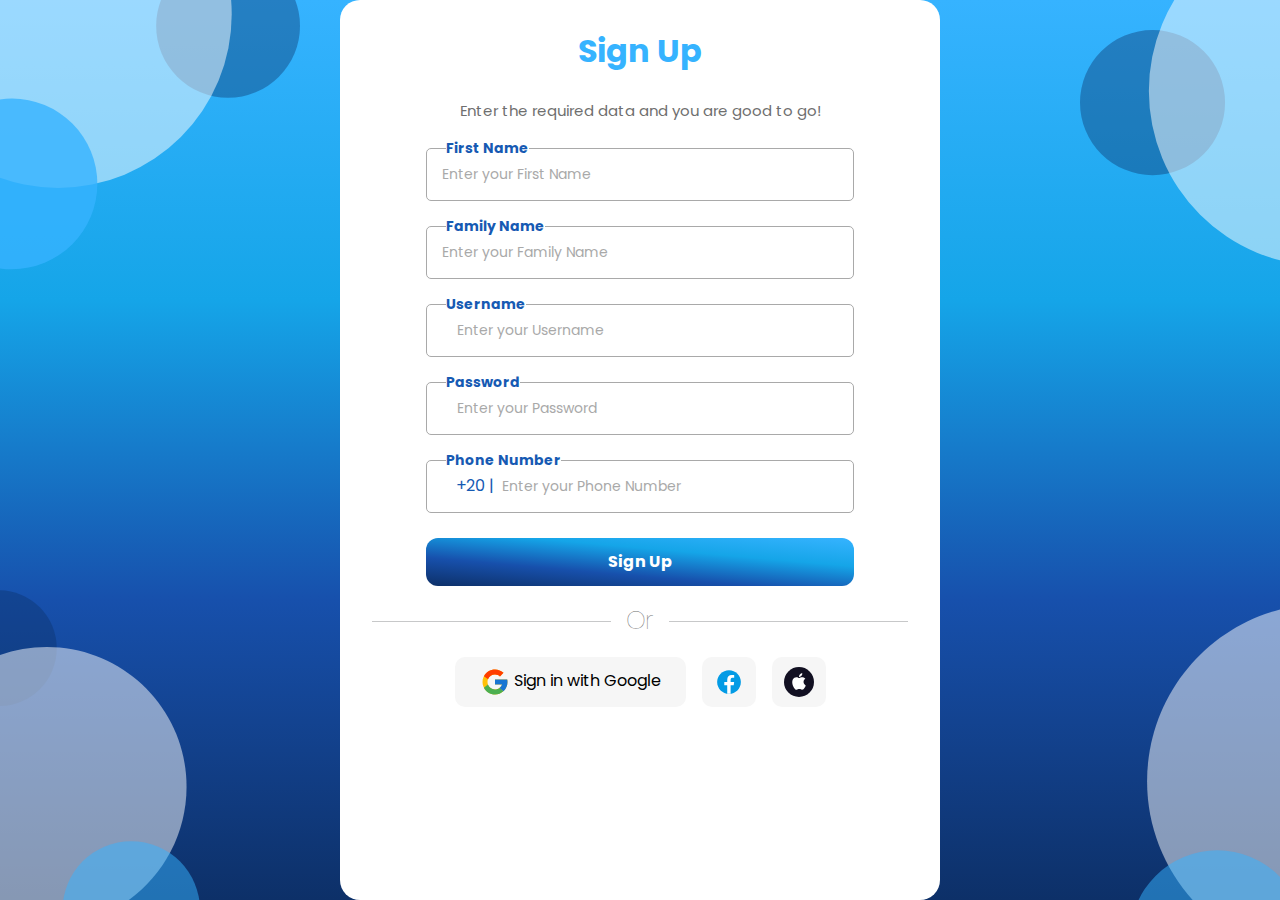
<file: register.html>
<!DOCTYPE html>
<html lang="en">

<head>
    <meta charset="UTF-8">
    <meta name="viewport" content="width=device-width, initial-scale=1.0">
    <title>MernWord</title>
    <link rel="shortcut icon" href="./img/icons8-pharmacy-shop-16.png" type="image/x-icon">
    <link rel="stylesheet" href="./css/register.css">
    <!-- <link rel="stylesheet" href="./css/all.min.css"> -->
    <link rel="stylesheet" href="https://cdnjs.cloudflare.com/ajax/libs/font-awesome/6.5.1/css/all.min.css"
        integrity="sha512-DTOQO9RWCH3ppGqcWaEA1BIZOC6xxalwEsw9c2QQeAIftl+Vegovlnee1c9QX4TctnWMn13TZye+giMm8e2LwA=="
        crossorigin="anonymous" referrerpolicy="no-referrer" />
    <link rel="stylesheet" href="./css/bootstrap.min.css">
    <link rel="preconnect" href="https://fonts.googleapis.com">
    <link rel="preconnect" href="https://fonts.gstatic.com" crossorigin>
    <link rel="preconnect" href="https://fonts.googleapis.com">
    <link rel="preconnect" href="https://fonts.gstatic.com" crossorigin>
    <link href="https://fonts.googleapis.com/css2?family=Poppins:wght@100;300;400;500;600;700;800&display=swap"
        rel="stylesheet">
</head>

<body>
    <main class="d-flex">
        <aside class="col-12 position-relative d-none d-md-block">
            <svg class="top" width="413" height="393" viewBox="0 0 413 393" fill="none"
                xmlns="http://www.w3.org/2000/svg">
                <circle opacity="0.4" cx="314" cy="58" r="99" fill="#0D3169" />
                <circle opacity="0.5" cx="80" cy="42" r="239" fill="white" />
                <circle opacity="0.8" cx="16.5" cy="275.5" r="117.5" fill="#36B3FF" />
            </svg>

            <svg class="top-right" width="273" height="471" viewBox="0 0 273 471" fill="none" xmlns="http://www.w3.org/2000/svg">
                <circle opacity="0.4" cx="99" cy="99" r="99" transform="matrix(-1 8.74228e-08 8.74228e-08 1 198 37)"
                    fill="#0D3169" />
                <circle opacity="0.5" cx="239" cy="239" r="239" transform="matrix(-1 8.74228e-08 8.74228e-08 1 572 -119)"
                    fill="white" />
            </svg>

            <svg class="bot-right" width="202" height="480" viewBox="0 0 202 480" fill="none" xmlns="http://www.w3.org/2000/svg">
                <path opacity="0.5"
                    d="M23 336C23 467.996 130.004 575 262 575C393.996 575 501 467.996 501 336C501 204.004 393.996 97 262 97C130.004 97 23 204.004 23 336Z"
                    fill="white" />
                <circle opacity="0.5" cx="117.5" cy="117.5" r="117.5" transform="matrix(-1 8.74228e-08 8.74228e-08 1 235 429)"
                    fill="#36B3FF" />
            </svg>
            <svg class="bot" width="342" height="393" viewBox="0 0 342 558" fill="none"
                xmlns="http://www.w3.org/2000/svg">
                <circle opacity="0.4" cx="-2" cy="99" r="99" fill="#0D3169" />
                <path opacity="0.5"
                    d="M319 336C319 467.996 211.996 575 80 575C-51.996 575 -159 467.996 -159 336C-159 204.004 -51.996 97 80 97C211.996 97 319 204.004 319 336Z"
                    fill="white" />
                <circle opacity="0.5" cx="224.5" cy="546.5" r="117.5" fill="#36B3FF" />
            </svg>

        </aside>

        <div class="h-100">
            <h2>Sign Up</h2>
            <p>Enter the required data and you are good to go!</p>

            <form class="mb-4" action="">
                <div class="form-con fname">
                    <label for="Fname">First Name</label>
                    <input class="InFname" id="Fname" type="text" placeholder="Enter your First Name" required />
                </div>
                <div class="form-con lname">
                    <label for="Lname">Family Name</label>
                    <input class="InLname" id="Lname" type="text" placeholder="Enter your Family Name" required />
                </div>
                <div class="form-con username">
                    <label for="Uname">Username</label>
                    <i class="fa-solid fa-user"></i>
                    <input class="InEmail" id="Uname" type="text" placeholder="Enter your Username" required />
                </div>
                <div class="form-con password">
                    <label for="Password">Password</label>
                    <i class="fa-solid fa-lock"></i>
                    <input class="InPassword" id="Password" type="password" placeholder="Enter your Password" required />
                    <span class="key-off">
                        <i class="fa-solid fa-eye"></i>
                    </span>

                    <br />
                </div>
                <div class="form-con phone">
                    <label for="Phone">Phone Number</label>
                    <i class="fa-solid fa-phone"></i>
                    <span class="ph-code">+20 |</span>
                    <input class="InPhone" id="Phone" type="text" placeholder="Enter your Phone Number" required />
                </div>


                <button type="submit">Sign Up</button>

            </form>

            <div class="position-relative or-cont">
                <hr />
                <span class="or">Or</span>
            </div>

            <ul class="list-unstyled d-flex justify-content-center gap-3">
                <li>
                    <a href="#">
                        <svg xmlns="http://www.w3.org/2000/svg" viewBox="0 0 48 48" width="48px" height="48px">
                            <path fill="#FFC107"
                                d="M43.611,20.083H42V20H24v8h11.303c-1.649,4.657-6.08,8-11.303,8c-6.627,0-12-5.373-12-12c0-6.627,5.373-12,12-12c3.059,0,5.842,1.154,7.961,3.039l5.657-5.657C34.046,6.053,29.268,4,24,4C12.955,4,4,12.955,4,24c0,11.045,8.955,20,20,20c11.045,0,20-8.955,20-20C44,22.659,43.862,21.35,43.611,20.083z" />
                            <path fill="#FF3D00"
                                d="M6.306,14.691l6.571,4.819C14.655,15.108,18.961,12,24,12c3.059,0,5.842,1.154,7.961,3.039l5.657-5.657C34.046,6.053,29.268,4,24,4C16.318,4,9.656,8.337,6.306,14.691z" />
                            <path fill="#4CAF50"
                                d="M24,44c5.166,0,9.86-1.977,13.409-5.192l-6.19-5.238C29.211,35.091,26.715,36,24,36c-5.202,0-9.619-3.317-11.283-7.946l-6.522,5.025C9.505,39.556,16.227,44,24,44z" />
                            <path fill="#1976D2"
                                d="M43.611,20.083H42V20H24v8h11.303c-0.792,2.237-2.231,4.166-4.087,5.571c0.001-0.001,0.002-0.001,0.003-0.002l6.19,5.238C36.971,39.205,44,34,44,24C44,22.659,43.862,21.35,43.611,20.083z" />
                        </svg>
                        Sign in with Google
                    </a>
                </li>
                <li>
                    <a class="" href="#">
                        <svg xmlns="http://www.w3.org/2000/svg" xmlns:xlink="http://www.w3.org/1999/xlink"
                            viewBox="0,0,256,256" width="48px" height="48px">
                            <g fill="none" fill-rule="nonzero" stroke="none" stroke-width="1" stroke-linecap="butt"
                                stroke-linejoin="miter" stroke-miterlimit="10" stroke-dasharray="" stroke-dashoffset="0"
                                font-family="none" font-weight="none" font-size="none" text-anchor="none"
                                style="mix-blend-mode: normal">
                                <g transform="scale(5.33333,5.33333)">
                                    <path
                                        d="M24,5c-10.49341,0 -19,8.50659 -19,19c0,10.49341 8.50659,19 19,19c10.49341,0 19,-8.50659 19,-19c0,-10.49341 -8.50659,-19 -19,-19z"
                                        fill="#039BE5"></path>
                                    <path
                                        d="M26.572,29.036h4.917l0.772,-4.995h-5.69v-2.73c0,-2.075 0.678,-3.915 2.619,-3.915h3.119v-4.359c-0.548,-0.074 -1.707,-0.236 -3.897,-0.236c-4.573,0 -7.254,2.415 -7.254,7.917v3.323h-4.701v4.995h4.701v13.729c0.931,0.14 1.874,0.235 2.842,0.235c0.875,0 1.729,-0.08 2.572,-0.194z"
                                        fill="#ffffff"></path>
                                </g>
                            </g>
                        </svg>
                    </a>
                </li>
                <li>
                    <a class="" href="#">
                        <svg xmlns="http://www.w3.org/2000/svg" x="0px" y="0px" width="30" height="30"
                            viewBox="0,0,256,256" style="fill:#000000;">
                            <g transform="translate(51.2,51.2) scale(0.6,0.6)">
                                <g fill="#121022" fill-rule="nonzero" stroke="none" stroke-width="1"
                                    stroke-linecap="butt" stroke-linejoin="miter" stroke-miterlimit="10"
                                    stroke-dasharray="" stroke-dashoffset="0" font-family="none" font-weight="none"
                                    font-size="none" text-anchor="none" style="mix-blend-mode: normal">
                                    <path d="M-85.33333,341.33333v-426.66667h426.66667v426.66667z" id="bgRectangle">
                                    </path>
                                </g>
                                <g fill="#ffffff" fill-rule="nonzero" stroke="none" stroke-width="1"
                                    stroke-linecap="butt" stroke-linejoin="miter" stroke-miterlimit="10"
                                    stroke-dasharray="" stroke-dashoffset="0" font-family="none" font-weight="none"
                                    font-size="none" text-anchor="none" style="mix-blend-mode: normal">
                                    <g transform="scale(8.53333,8.53333)">
                                        <path
                                            d="M25.565,9.785c-0.123,0.077 -3.051,1.702 -3.051,5.305c0.138,4.109 3.695,5.55 3.756,5.55c-0.061,0.077 -0.537,1.963 -1.947,3.94c-1.119,1.703 -2.361,3.42 -4.247,3.42c-1.794,0 -2.438,-1.135 -4.508,-1.135c-2.223,0 -2.852,1.135 -4.554,1.135c-1.886,0 -3.22,-1.809 -4.4,-3.496c-1.533,-2.208 -2.836,-5.673 -2.882,-9c-0.031,-1.763 0.307,-3.496 1.165,-4.968c1.211,-2.055 3.373,-3.45 5.734,-3.496c1.809,-0.061 3.419,1.242 4.523,1.242c1.058,0 3.036,-1.242 5.274,-1.242c0.966,0.001 3.542,0.292 5.137,2.745zM15.001,6.688c-0.322,-1.61 0.567,-3.22 1.395,-4.247c1.058,-1.242 2.729,-2.085 4.17,-2.085c0.092,1.61 -0.491,3.189 -1.533,4.339c-0.935,1.242 -2.545,2.177 -4.032,1.993z">
                                        </path>
                                    </g>
                                </g>
                            </g>
                        </svg>
                    </a>
                </li>
            </ul>
        </div>
    </main>

    <script>
        let key = document.querySelector(".key-off")
        let InPassword = document.querySelector(".InPassword");
        key.onclick = function () {
            if (InPassword.type === 'password') {
                InPassword.type = 'text'
                key.children[0].classList.replace("fa-eye", "fa-eye-slash");
            } else {
                InPassword.type = "password";
                key.children[0].classList.replace("fa-eye-slash", "fa-eye");
            }
        }
    </script>
</body>

</html>
</file>
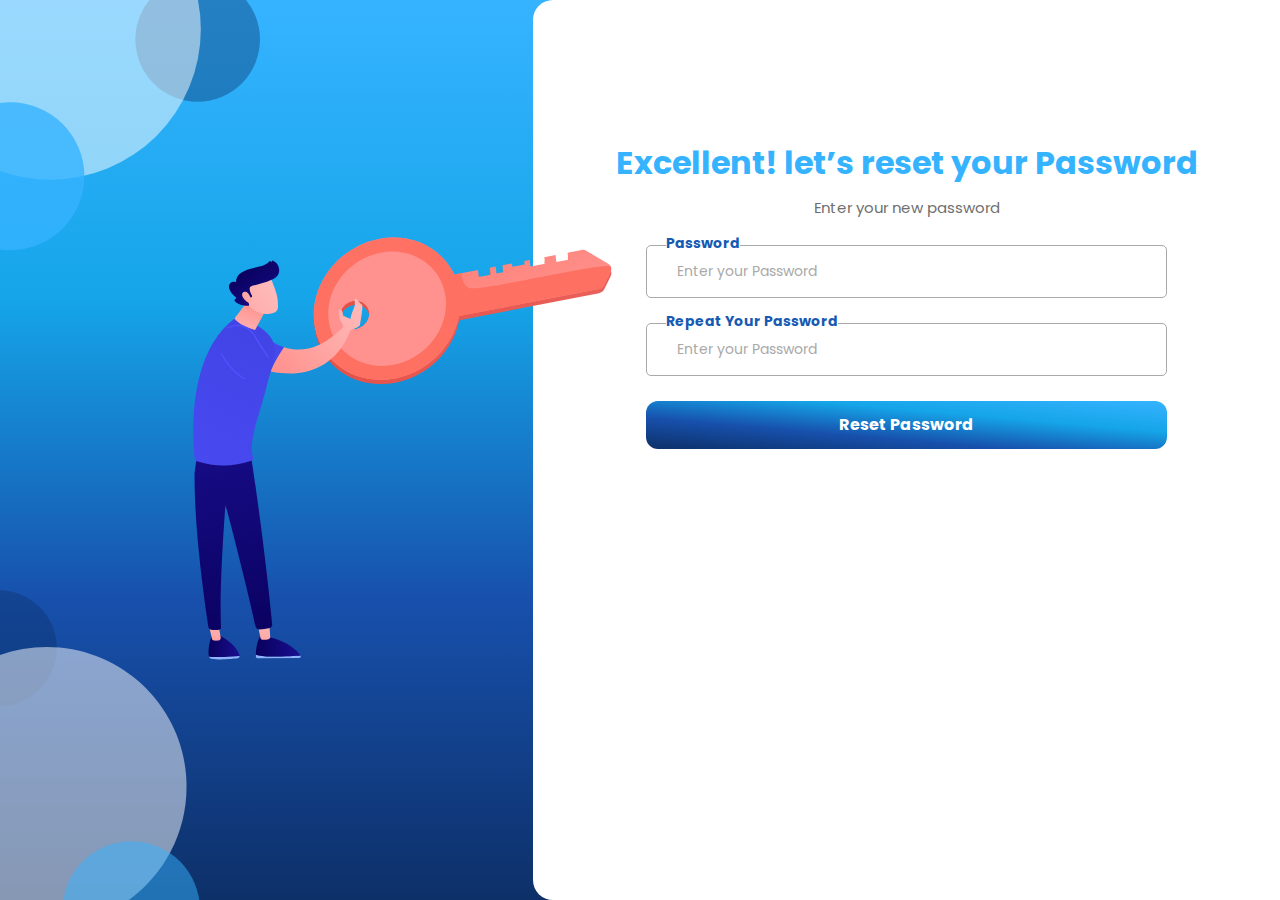
<file: reset_password.html>
<!DOCTYPE html>
<html lang="en">

<head>
    <meta charset="UTF-8">
    <meta name="viewport" content="width=device-width, initial-scale=1.0">
    <title>MernWord</title>
    <link rel="shortcut icon" href="./img/icons8-pharmacy-shop-16.png" type="image/x-icon">
    <link rel="stylesheet" href="./css/reset_password.css">
    <!-- <link rel="stylesheet" href="./css/all.min.css"> -->
    <link rel="stylesheet" href="https://cdnjs.cloudflare.com/ajax/libs/font-awesome/6.5.1/css/all.min.css"
        integrity="sha512-DTOQO9RWCH3ppGqcWaEA1BIZOC6xxalwEsw9c2QQeAIftl+Vegovlnee1c9QX4TctnWMn13TZye+giMm8e2LwA=="
        crossorigin="anonymous" referrerpolicy="no-referrer" />
    <link rel="stylesheet" href="./css/bootstrap.min.css">
    <link rel="preconnect" href="https://fonts.googleapis.com">
    <link rel="preconnect" href="https://fonts.gstatic.com" crossorigin>
    <link rel="preconnect" href="https://fonts.googleapis.com">
    <link rel="preconnect" href="https://fonts.gstatic.com" crossorigin>
    <link href="https://fonts.googleapis.com/css2?family=Poppins:wght@100;300;400;500;600;700;800&display=swap"
        rel="stylesheet">
</head>

<body>
    <main class="d-flex">
        <aside class="col-md-5 position-relative d-none d-md-block">
            <svg class="top" width="413" height="393" viewBox="0 0 413 393" fill="none"
                xmlns="http://www.w3.org/2000/svg">
                <circle opacity="0.4" cx="314" cy="58" r="99" fill="#0D3169" />
                <circle opacity="0.5" cx="80" cy="42" r="239" fill="white" />
                <circle opacity="0.8" cx="16.5" cy="275.5" r="117.5" fill="#36B3FF" />
            </svg>
            <svg class="body d-none d-md-block" width="200" height="400" viewBox="0 0 197 465" fill="none"
                xmlns="http://www.w3.org/2000/svg">
                <path
                    d="M53.8991 460.444C53.9021 460.2 53.8838 459.95 53.8168 459.7C49.7469 444.997 29.5498 435.841 29.5498 435.841L21.5472 436.413C16.9442 449.372 17.5382 457.318 18.2754 460.861C18.2967 460.96 18.3302 461.055 18.3577 461.149C24.959 461.688 38.5487 462.038 53.8991 460.447V460.444Z"
                    fill="url(#paint0_linear_253_3144)" />
                <path
                    d="M18.3584 461.147C18.7148 462.329 19.6714 463.248 20.899 463.484C30.2908 465.283 45.2178 463.837 51.484 463.09C52.8671 462.926 53.8785 461.76 53.8998 460.444C38.5494 462.038 24.9598 461.685 18.3584 461.147Z"
                    fill="#91B3FA" />
                <path
                    d="M18.3271 425.546L21.7177 440.418C21.9675 441.507 22.8844 442.323 23.9963 442.42C25.358 442.537 27.2986 442.606 29.2482 442.345C30.9968 442.112 32.2153 440.49 31.9046 438.753L29.5498 425.549H18.3271V425.546Z"
                    fill="url(#paint1_linear_253_3144)" />
                <path
                    d="M88.5611 460.961C79.7207 460.736 75.1513 459.786 72.7873 458.906C72.7812 459.706 72.7873 460.522 72.8147 461.366C72.8452 462.268 73.5794 462.987 74.4811 462.985L123.012 462.699C124.559 462.69 125.464 461.052 124.794 459.759C118.43 460.239 102.224 461.31 88.5611 460.961Z"
                    fill="#91B3FA" />
                <path
                    d="M124.793 459.756C124.735 459.642 124.683 459.528 124.601 459.422C120.315 453.964 109.4 443.095 87.8289 438.381L77.4805 438.084C77.4805 438.084 72.8714 445.383 72.7861 458.903C75.1501 459.783 79.7226 460.733 88.56 460.958C102.223 461.307 118.429 460.233 124.793 459.756Z"
                    fill="url(#paint2_linear_253_3144)" />
                <path
                    d="M75.1025 424.233C75.267 424.927 77.4177 435.51 78.2524 439.613C78.4505 440.588 79.2851 441.304 80.2752 441.354C82.0481 441.446 84.9056 441.454 87.3609 440.846C88.6861 440.518 89.5787 439.286 89.4842 437.92L88.3266 421.182L75.1025 424.233Z"
                    fill="url(#paint3_linear_253_3144)" />
                <path
                    d="M67.26 228.854C67.26 228.854 81.4954 318 91.7676 424.081C91.9595 426.057 90.2323 427.776 88.1029 428.184C84.9652 428.786 80.3531 429.503 76.533 429.403C74.495 429.35 72.7891 427.973 72.4479 426.141C68.9476 407.437 43.977 307.055 37.4213 284.962C37.4213 284.962 29.8939 378.808 32.3004 427.495C32.3614 428.706 31.3866 429.755 30.0675 429.894C28.063 430.105 24.8583 430.266 20.7793 429.872C19.2317 429.722 17.9827 428.656 17.7604 427.251C15.2685 411.421 0.920325 317.2 1.52959 249.323C1.5631 245.495 6.45854 214.048 6.45854 214.048L67.2661 228.854H67.26Z"
                    fill="url(#paint4_linear_253_3144)" />
                <path
                    d="M72.7734 78.9413L74.6804 125.588C80.0937 127.287 85.2481 128.606 90.1557 129.591C93.2264 120.585 99.9862 109.53 105.518 101.31C85.1811 94.7577 72.7734 78.9385 72.7734 78.9385V78.9413Z"
                    fill="url(#paint5_linear_253_3144)" />
                <path
                    d="M4.31419 233.992C2.85196 233.518 1.83144 232.31 1.66999 230.902C-0.221777 214.164 -9.38816 110.387 48.4767 67.6968C48.4767 67.6968 51.7941 59.7845 79.0708 79.235C106.348 98.6855 91.7435 119.072 85.2122 147.19C77.3101 181.215 63.4463 209.028 69.5785 229.969C70.0019 231.413 69.1672 232.932 67.6289 233.448C46.4417 240.564 25.3338 240.8 4.31114 233.992H4.31419Z"
                    fill="url(#paint6_linear_253_3144)" />
                <path
                    d="M71.0465 36.6025C71.0282 38.0795 47.9219 67.9882 47.9219 67.9882C47.9219 67.9882 52.0679 75.4314 71.869 81.4753L88.9588 49.4511L71.0465 36.6025Z"
                    fill="url(#paint7_linear_253_3144)" />
                <path
                    d="M59.6012 138.944C59.4581 138.944 59.3088 138.905 59.1809 138.827C40.7232 127.461 32.0382 109.116 31.9529 108.933C31.7914 108.583 31.9711 108.183 32.3519 108.036C32.7358 107.889 33.1744 108.05 33.3359 108.397C33.4182 108.577 41.9417 126.559 60.0216 137.692C60.3659 137.903 60.4542 138.328 60.2227 138.641C60.0795 138.836 59.8419 138.941 59.6012 138.941V138.944Z"
                    fill="url(#paint8_linear_253_3144)" />
                <path
                    d="M87.0946 113.52C86.8479 113.52 86.6072 113.408 86.464 113.206C86.4092 113.128 80.7705 105.127 70.0291 87.6003C66.7269 82.2116 62.3859 78.7968 57.128 77.4558C48.4216 75.2376 40.029 79.4936 39.9467 79.5353C39.5842 79.7157 39.1303 79.6074 38.9232 79.2798C38.7191 78.9522 38.844 78.533 39.2034 78.347C39.566 78.161 48.1962 73.7579 57.5179 76.1371C63.181 77.578 67.8328 81.2094 71.3391 86.9312C82.053 104.413 87.6704 112.387 87.7252 112.465C87.9506 112.781 87.8501 113.206 87.4998 113.408C87.3749 113.483 87.2317 113.517 87.0946 113.517V113.52Z"
                    fill="url(#paint9_linear_253_3144)" />
                <path
                    d="M89.2402 19.4619C89.2402 19.4619 97.4623 36.6748 98.0136 45.7087C98.565 54.7427 100.7 60.6034 89.2402 62.4246C77.78 64.2431 68.1232 59.0403 62.8926 50.0425C62.8926 50.0425 54.698 36.175 56.535 30.4976C58.3719 24.8201 89.2402 19.4647 89.2402 19.4647V19.4619Z"
                    fill="url(#paint10_linear_253_3144)" />
                <path
                    d="M66.8092 43.5713L67.4611 43.3103C68.2927 42.9772 68.6461 42.0749 68.2288 41.3419C66.6112 38.4963 63.4613 31.9748 67.5312 30.4534C72.7769 28.4934 93.5558 24.6316 98.04 17.9103C102.348 11.4527 98.5305 3.11554 92.7943 0.744606C92.4104 0.586359 91.9565 0.711321 91.7616 1.0528L91.2833 1.87734C90.9573 2.44093 90.0404 2.35487 89.8454 1.74409C89.6596 1.15552 88.8005 1.04168 88.4441 1.56085C87.0672 3.57086 83.3446 6.8302 73.3953 8.50429C59.2543 10.8835 49.9082 16.0973 49.6736 25.0036C49.6584 25.57 48.9974 25.8837 48.4673 25.5894C47.4224 25.0092 45.753 24.7371 43.5201 26.4473C39.636 29.4234 41.2262 37.1415 49.7376 43.4936C50.1428 43.7962 50.1397 44.3708 49.701 44.629C48.1566 45.5452 45.8566 47.7218 51.8182 50.6258C57.984 53.6297 62.587 53.3826 64.3599 53.1161C64.8016 53.0494 65.085 52.6608 64.9875 52.2638L63.0957 44.4375C62.9891 43.9933 63.3577 43.574 63.8573 43.574H66.8061L66.8092 43.5713Z"
                    fill="url(#paint11_linear_253_3144)" />
                <path
                    d="M67.1627 45.2229C67.1627 45.2229 64.025 34.2289 58.6178 37.3106C53.2075 40.3922 61.4234 49.6288 65.7736 50.0397L67.1627 45.2201V45.2229Z"
                    fill="url(#paint12_linear_253_3144)" />
                <path
                    d="M173.622 75.4314C173.622 75.4314 169.501 68.7739 169.763 65.5368C170.024 62.3024 167.813 57.5523 170.168 57.9021C172.522 58.2546 173.007 57.9659 173.647 61.8472C174.286 65.7284 181.713 82.683 173.622 75.4286V75.4314Z"
                    fill="url(#paint13_linear_253_3144)" />
                <path
                    d="M174.399 64.8456L174.305 78.1466C146.409 105.596 123.83 107.211 105.522 101.312C99.9866 109.532 93.2268 120.585 90.1592 129.594C164.654 144.56 182.195 82.1473 182.195 82.1473C192.284 78.3382 194.319 76.1089 193.883 73.613L174.399 64.8428V64.8456Z"
                    fill="url(#paint14_linear_253_3144)" />
                <path
                    d="M195.852 51.65C193.469 50.7699 188.812 42.6743 187.919 45.3367C187.026 47.9992 188.297 51.65 187.919 52.7827C187.541 53.9154 181.735 66.9444 182.893 69.8373C183.73 71.925 188.342 71.6169 189.046 75.0345C189.281 76.1672 190.274 76.9806 191.428 76.9834C192.583 76.9834 193.576 76.1727 193.811 75.0372C193.905 74.5819 198.231 52.5301 195.852 51.65Z"
                    fill="url(#paint15_linear_253_3144)" />
                <defs>
                    <linearGradient id="paint0_linear_253_3144" x1="17.7697" y1="448.72" x2="53.8991" y2="448.72"
                        gradientUnits="userSpaceOnUse">
                        <stop stop-color="#09005D" />
                        <stop offset="1" stop-color="#1A0F91" />
                    </linearGradient>
                    <linearGradient id="paint1_linear_253_3144" x1="27.8164" y1="411.234" x2="22.073" y2="466.245"
                        gradientUnits="userSpaceOnUse">
                        <stop stop-color="#FEBBBA" />
                        <stop offset="1" stop-color="#FF928E" />
                    </linearGradient>
                    <linearGradient id="paint2_linear_253_3144" x1="72.7861" y1="449.558" x2="124.796" y2="449.558"
                        gradientUnits="userSpaceOnUse">
                        <stop stop-color="#09005D" />
                        <stop offset="1" stop-color="#1A0F91" />
                    </linearGradient>
                    <linearGradient id="paint3_linear_253_3144" x1="83.1335" y1="417.07" x2="80.5629" y2="472.274"
                        gradientUnits="userSpaceOnUse">
                        <stop stop-color="#FEBBBA" />
                        <stop offset="1" stop-color="#FF928E" />
                    </linearGradient>
                    <linearGradient id="paint4_linear_253_3144" x1="73.5598" y1="463.018" x2="13.8037" y2="150.361"
                        gradientUnits="userSpaceOnUse">
                        <stop stop-color="#09005D" />
                        <stop offset="1" stop-color="#1A0F91" />
                    </linearGradient>
                    <linearGradient id="paint5_linear_253_3144" x1="146.519" y1="38.8631" x2="4.57327" y2="210.692"
                        gradientUnits="userSpaceOnUse">
                        <stop stop-color="#4042E2" />
                        <stop offset="1" stop-color="#4F52FF" />
                    </linearGradient>
                    <linearGradient id="paint6_linear_253_3144" x1="115.834" y1="47.6744" x2="-82.9739" y2="448.068"
                        gradientUnits="userSpaceOnUse">
                        <stop stop-color="#4042E2" />
                        <stop offset="1" stop-color="#4F52FF" />
                    </linearGradient>
                    <linearGradient id="paint7_linear_253_3144" x1="55.3488" y1="91.3033" x2="68.9347" y2="50.5983"
                        gradientUnits="userSpaceOnUse">
                        <stop stop-color="#FEBBBA" />
                        <stop offset="1" stop-color="#FF928E" />
                    </linearGradient>
                    <linearGradient id="paint8_linear_253_3144" x1="69.2185" y1="-37.2709" x2="63.0171" y2="14.702"
                        gradientUnits="userSpaceOnUse">
                        <stop stop-color="#4042E2" />
                        <stop offset="1" stop-color="#4F52FF" />
                    </linearGradient>
                    <linearGradient id="paint9_linear_253_3144" x1="82.2449" y1="-35.7158" x2="76.0409" y2="16.2572"
                        gradientUnits="userSpaceOnUse">
                        <stop stop-color="#4042E2" />
                        <stop offset="1" stop-color="#4F52FF" />
                    </linearGradient>
                    <linearGradient id="paint10_linear_253_3144" x1="94.748" y1="31.4665" x2="6.25312" y2="108.805"
                        gradientUnits="userSpaceOnUse">
                        <stop stop-color="#FEBBBA" />
                        <stop offset="1" stop-color="#FF928E" />
                    </linearGradient>
                    <linearGradient id="paint11_linear_253_3144" x1="57.8774" y1="8.66252" x2="96.7088" y2="63.5209"
                        gradientUnits="userSpaceOnUse">
                        <stop stop-color="#09005D" />
                        <stop offset="1" stop-color="#1A0F91" />
                    </linearGradient>
                    <linearGradient id="paint12_linear_253_3144" x1="85.1329" y1="27.6686" x2="41.4269" y2="64.364"
                        gradientUnits="userSpaceOnUse">
                        <stop stop-color="#FEBBBA" />
                        <stop offset="1" stop-color="#FF928E" />
                    </linearGradient>
                    <linearGradient id="paint13_linear_253_3144" x1="196.369" y1="49.3234" x2="104.837" y2="136.08"
                        gradientUnits="userSpaceOnUse">
                        <stop stop-color="#FEBBBA" />
                        <stop offset="1" stop-color="#FF928E" />
                    </linearGradient>
                    <linearGradient id="paint14_linear_253_3144" x1="198.444" y1="56.625" x2="109.347" y2="141.075"
                        gradientUnits="userSpaceOnUse">
                        <stop stop-color="#FEBBBA" />
                        <stop offset="1" stop-color="#FF928E" />
                    </linearGradient>
                    <linearGradient id="paint15_linear_253_3144" x1="200.053" y1="53.2074" x2="108.521" y2="139.967"
                        gradientUnits="userSpaceOnUse">
                        <stop stop-color="#FEBBBA" />
                        <stop offset="1" stop-color="#FF928E" />
                    </linearGradient>
                </defs>
            </svg>

            <svg class="bot" width="342" height="393" viewBox="0 0 342 558" fill="none"
                xmlns="http://www.w3.org/2000/svg">
                <circle opacity="0.4" cx="-2" cy="99" r="99" fill="#0D3169" />
                <path opacity="0.5"
                    d="M319 336C319 467.996 211.996 575 80 575C-51.996 575 -159 467.996 -159 336C-159 204.004 -51.996 97 80 97C211.996 97 319 204.004 319 336Z"
                    fill="white" />
                <circle opacity="0.5" cx="224.5" cy="546.5" r="117.5" fill="#36B3FF" />
            </svg>


        </aside>
        <div class="col-12 col-md-7">
            <h2>Excellent! let’s reset your Password</h2>
            <p>Enter your new password</p>

            <form class="mb-4" action="">
                <div class="form-con password">
                    <label for="">Password</label>
                    <i class="fa-solid fa-lock"></i>
                    <input class="InPassword" type="password" placeholder="Enter your Password" required />
                    <!-- <span class="key-off">
                        <svg width="24" height="24" viewBox="0 0 24 24" fill="none" xmlns="http://www.w3.org/2000/svg">
                            <mask id="mask0_253_3387" style="mask-type:alpha" maskUnits="userSpaceOnUse" x="0" y="0"
                                width="24" height="24">
                                <rect width="24" height="24" fill="#D9D9D9" />
                            </mask>
                            <g mask="url(#mask0_253_3387)">
                                <path
                                    d="M19.75 22.5746L12.2 15.0246C11.6667 15.9246 10.9417 16.6454 10.025 17.1871C9.10833 17.7288 8.1 17.9996 7 17.9996C5.33333 17.9996 3.91667 17.4163 2.75 16.2496C1.58333 15.0829 1 13.6663 1 11.9996C1 10.8996 1.27083 9.89128 1.8125 8.97461C2.35417 8.05794 3.075 7.33294 3.975 6.79961L1.425 4.24961L2.85 2.84961L21.15 21.1746L19.75 22.5746ZM21.025 9.99961L23 11.9746L19 15.9746L17 13.9996L16.925 14.0996L12.825 9.99961H21.025ZM7 14.9996C7.71667 14.9996 8.34167 14.7788 8.875 14.3371C9.40833 13.8954 9.75 13.3579 9.9 12.7246L6.275 9.09961C5.575 9.24961 5.02083 9.60378 4.6125 10.1621C4.20417 10.7204 4 11.3329 4 11.9996C4 12.8329 4.29167 13.5413 4.875 14.1246C5.45833 14.7079 6.16667 14.9996 7 14.9996Z"
                                    fill="#165AB3" />
                            </g>
                        </svg>
                    </span> -->

                    <br />
                </div>
                <div class="form-con confirm-password">
                    <label for="">Repeat Your Password</label>
                    <i class="fa-solid fa-lock"></i>
                    <input class="InConPassword" type="password" placeholder="Enter your Password" required />
                    <!-- <span class="key-off">
                        <svg width="24" height="24" viewBox="0 0 24 24" fill="none" xmlns="http://www.w3.org/2000/svg">
                            <mask id="mask0_253_3387" style="mask-type:alpha" maskUnits="userSpaceOnUse" x="0" y="0"
                                width="24" height="24">
                                <rect width="24" height="24" fill="#D9D9D9" />
                            </mask>
                            <g mask="url(#mask0_253_3387)">
                                <path
                                    d="M19.75 22.5746L12.2 15.0246C11.6667 15.9246 10.9417 16.6454 10.025 17.1871C9.10833 17.7288 8.1 17.9996 7 17.9996C5.33333 17.9996 3.91667 17.4163 2.75 16.2496C1.58333 15.0829 1 13.6663 1 11.9996C1 10.8996 1.27083 9.89128 1.8125 8.97461C2.35417 8.05794 3.075 7.33294 3.975 6.79961L1.425 4.24961L2.85 2.84961L21.15 21.1746L19.75 22.5746ZM21.025 9.99961L23 11.9746L19 15.9746L17 13.9996L16.925 14.0996L12.825 9.99961H21.025ZM7 14.9996C7.71667 14.9996 8.34167 14.7788 8.875 14.3371C9.40833 13.8954 9.75 13.3579 9.9 12.7246L6.275 9.09961C5.575 9.24961 5.02083 9.60378 4.6125 10.1621C4.20417 10.7204 4 11.3329 4 11.9996C4 12.8329 4.29167 13.5413 4.875 14.1246C5.45833 14.7079 6.16667 14.9996 7 14.9996Z"
                                    fill="#165AB3" />
                            </g>
                        </svg>
                    </span> -->

                    <br />
                </div>

                <button type="submit">Reset Password</button>

                <div class="key-con d-none d-md-block">
                    <svg class="key" width="407" height="398" viewBox="0 0 407 398" fill="none"
                        xmlns="http://www.w3.org/2000/svg">
                        <path
                            d="M86.3258 279.563C103.11 314.517 145.495 326.282 180.996 305.843C209.85 289.231 225.275 256.455 221.027 225.996L344.371 154.98C346.419 153.799 347.829 151.67 348.109 149.336L349.82 135.053C349.848 134.808 349.864 134.565 349.867 134.325C349.867 134.258 349.867 134.19 349.865 134.122C349.861 133.94 349.853 133.759 349.838 133.584C349.833 133.524 349.827 133.464 349.82 133.403C349.792 133.178 349.759 132.956 349.711 132.74C349.711 132.74 349.71 132.731 349.708 132.73C349.19 130.417 347.465 128.601 345.091 128.11L320.005 122.919C318.457 122.598 316.797 122.885 315.337 123.725L302.983 130.838L306.04 137.206L295.428 143.316L292.37 136.948L282.441 142.665L285.251 148.522L272.353 155.947L269.542 150.09L264.736 152.856L266.182 155.871L255.369 162.096L253.922 159.081L245.512 163.922L248.57 170.291L242.562 173.75L239.504 167.382L234.297 170.379L237.353 176.745L226.941 182.74L223.883 176.372L209.247 184.798L202.98 188.406C182.471 167.309 149.069 162.647 120.215 179.258C84.7141 199.698 69.5427 244.602 86.3271 279.556L86.3258 279.563ZM115.614 246.341C122.802 242.202 131.386 244.586 134.785 251.663C138.185 258.74 135.111 267.834 127.923 271.973C120.735 276.112 112.152 273.729 108.752 266.652C105.353 259.575 108.427 250.481 115.614 246.341Z"
                            fill="url(#paint0_linear_253_3163)" />
                        <path
                            d="M163.867 206.096L222.337 172.431L225.395 178.799L235.807 172.804L232.749 166.436L237.956 163.44L241.014 169.808L247.022 166.348L243.964 159.98L252.374 155.139L253.821 158.154L264.634 151.929L263.188 148.913L267.994 146.147L270.804 152.004L283.703 144.58L280.892 138.723L290.822 133.005L293.88 139.374L304.492 133.263L301.435 126.895L313.789 119.783C315.249 118.943 316.907 118.658 318.457 118.977L343.543 124.167C346.668 124.814 348.674 127.759 348.274 131.113L346.563 145.395C346.282 147.732 344.871 149.861 342.825 151.039L193.927 236.767L163.864 206.101L163.867 206.096Z"
                            fill="url(#paint1_linear_253_3163)" />
                        <path
                            d="M179.454 301.897C214.955 281.457 230.126 236.553 213.342 201.599C196.557 166.644 154.172 154.879 118.671 175.319C83.1706 195.758 67.9991 240.663 84.7835 275.617C101.568 310.571 143.953 322.336 179.454 301.897ZM126.383 268.025C119.195 272.164 110.611 269.78 107.212 262.703C103.813 255.626 106.886 246.532 114.074 242.393C121.262 238.253 129.845 240.637 133.245 247.714C136.644 254.791 133.57 263.885 126.383 268.025Z"
                            fill="url(#paint2_linear_253_3163)" />
                        <path
                            d="M219.483 222.052L342.826 151.036C344.875 149.856 346.285 147.726 346.565 145.393L348.276 131.11C348.534 128.955 347.791 126.98 346.403 125.664C330.1 128.547 228.98 194.14 219.074 192.253C215.552 191.582 211.372 188.933 207.703 180.859L201.436 184.467C180.928 163.37 147.525 158.707 118.671 175.319C83.1706 195.758 67.9991 240.663 84.7835 275.617C101.568 310.571 143.953 322.336 179.454 301.897C208.308 285.285 223.731 252.508 219.485 222.05L219.483 222.052ZM114.072 242.395C121.26 238.256 129.844 240.64 133.243 247.717C136.642 254.794 133.569 263.888 126.381 268.027C119.193 272.167 110.609 269.783 107.21 262.706C103.811 255.629 106.884 246.535 114.072 242.395Z"
                            fill="url(#paint3_linear_253_3163)" />
                        <path
                            d="M173.489 289.476C202.022 273.048 214.218 236.956 200.728 208.862C187.237 180.768 153.17 171.311 124.637 187.739C96.104 204.167 83.9086 240.259 97.3989 268.353C110.889 296.446 144.956 305.904 173.489 289.476ZM126.381 268.027C119.194 272.166 110.61 269.782 107.211 262.705C103.811 255.628 106.885 246.534 114.073 242.395C121.26 238.256 129.844 240.639 133.244 247.716C136.643 254.793 133.569 263.887 126.381 268.027Z"
                            fill="url(#paint4_linear_253_3163)" />
                        <defs>
                            <linearGradient id="paint0_linear_253_3163" x1="-46.7131" y1="240.894" x2="345.355"
                                y2="245.757" gradientUnits="userSpaceOnUse">
                                <stop stop-color="#E1473D" />
                                <stop offset="1" stop-color="#E9605A" />
                            </linearGradient>
                            <linearGradient id="paint1_linear_253_3163" x1="152.629" y1="52.2569" x2="301.671"
                                y2="205.817" gradientUnits="userSpaceOnUse">
                                <stop stop-color="#FE7062" />
                                <stop offset="1" stop-color="#FF928E" />
                            </linearGradient>
                            <linearGradient id="paint2_linear_253_3163" x1="93.4924" y1="306.7" x2="347.829"
                                y2="3.83276" gradientUnits="userSpaceOnUse">
                                <stop stop-color="#FF9085" />
                                <stop offset="1" stop-color="#FB6FBB" />
                            </linearGradient>
                            <linearGradient id="paint3_linear_253_3163" x1="186.137" y1="152.362" x2="48.4092"
                                y2="-44.6934" gradientUnits="userSpaceOnUse">
                                <stop stop-color="#FE7062" />
                                <stop offset="1" stop-color="#FF928E" />
                            </linearGradient>
                            <linearGradient id="paint4_linear_253_3163" x1="24.5603" y1="-26.6141" x2="40.7405"
                                y2="2.00477" gradientUnits="userSpaceOnUse">
                                <stop stop-color="#FE7062" />
                                <stop offset="1" stop-color="#FF928E" />
                            </linearGradient>
                        </defs>
                    </svg>
                </div>
            </form>

        </div>
    </main>
        
    <script src="./js/reset_password.js"></script>

</body>

</html>
</file>
<file: css/main.css>
body {
    font-family: 'Poppins', sans-serif !important;
    background-color: #edfaff !important;
}

main {
    position: relative;
}

aside {
    background-color: #fff;
    /* height: 100vh; */
    transition: 0.5s;
    text-align: center;
    z-index: 99;
    width: 10%;
    padding: 2rem;
    position: sticky;
    top: 0;
}

aside.open {
    padding: 2rem 4rem 2rem 6rem;
    width: 25%;
}

aside a.logo {
    display: block;
}

aside ul {
    list-style: none;
    padding: 0;
    margin: 0;
    margin-top: 3rem;
}

aside ul li {
    margin-bottom: 2rem;
}

aside ul li a {
    display: flex;
    align-items: center;
    gap: 10px;
    width: 32px;
    margin: 0 auto;
    /* color: #219EBC; */
    color: #125a6c;
    text-decoration: none;
    transition: 0.3s all;
    overflow: hidden;
    font-weight: 500;
}

aside ul li a.open {
    width: 100%;
    margin: 0;
    text-align: start;
    overflow: visible;
}

aside ul li a.active {
    color: #023047;
    font-weight: 600;
}

aside ul li a:hover {
    color: #023047;
    font-weight: 600;
}

aside ul li a:hover svg path {
    fill: #023047;
}

aside button {
    background-color: transparent;
    border: none;
    outline: 0;
    margin-top: 2rem;
}

aside button svg {
    color: #125a6c;
    font-size: 22px;
}

aside button.close svg {
    color: red;
}

article {
    width: 85%;
    min-height: 100vh;
    transition: 0.5s;
}

aside.open~article {
    width: 70%;
}
article header {
    width: 100%;
    height: 375px;
    background-color: white;
    background-size: cover;
    background-position: 50%;
    margin-top: 10px;
    position: relative;
    border-radius: 16px;
}
article header::before {
    content: '';
    position: absolute;
    top: 0;
    left: 0;
    width: 100%;
    height: 100%;
    background: linear-gradient(180deg, rgba(0, 0, 0, 0.02) 0%, #000000 100%);
    border-radius: 16px;
}
article header div {
    color: #fff;
    text-align: center;
    position: absolute;
    bottom: 20px;
    left: 50%;
    transform: translateX(-50%);
    width: 100%;
    padding: 0 15px;
}

article header div p:first-child {
    font-weight: 500;
    margin-bottom: 5px;
}

article header div h1 {
    font-weight: 700;
    text-transform: uppercase;
    letter-spacing: 5px;
}

article header div p:last-child {
    font-weight: 400;
    margin-bottom: 5px;
}

article .middle {
    width: 100%;
    margin-top: 15px;
    display: flex;
    gap: 1.5rem;
}
article div section {
    background-color: #fff;
    border-radius: 10px;
}

article div section h6 {
    font-weight: 600;
    margin-bottom: 15px;
}

article div section form input {
    width: 60%;
    border: 1px solid #858C94;
    border-radius: 7px;
    padding: 5px 10px;
    outline: 0;
    margin-bottom: 20px;
}

article .middle section form button {
    padding: 0px 16px;
    border-radius: 8px;
    background: linear-gradient(326.42deg, #0096EA 10.57%, #00D1FF 154.06%);
    border: 0;
    color: white;
    width: 402px;
    height: 40px;
}

article div.result {
    width: 100%;
    min-height: 300px;
    background-color: #fff;
    margin-top: 15px;
    border-radius: 10px;
}

@media (width <=767px) {
    aside {
        padding: 2rem 1rem;
        width: 20%;
        position: fixed;
        top: 0;
        left: 0;
        overflow-y: scroll;
        height: 100vh;
        }
    
    aside.open {
        width: 50%;
        /* left: -100%; */
        padding-left: 1rem;
        padding-right: 1rem;
    }

    aside.close {
        left: -100%
    }

    article {
        width: 100%;
        padding: 0 1.5rem;
    }

    aside.open~article {
        width: 100%;
    }

    article .middle {
        flex-wrap: wrap;
        gap: 1rem;
    }

    article .middle section:first-child {
        width: 100% !important;
    }
    article div section:last-child {
        width: 100% !important;
    }
}

@media (768px <=width <=995px) {
    aside {
        padding: 2rem;
        width: 15%;
    }

    aside.open {
        width: 30%;
        padding-left: 2rem;
        padding-right: 2rem;
    }

    aside.close {
        left: -100%
    }

    article {
        width: 80%;
    }

    aside.open~article {
        width: 65%;
    }

    article .middle {
        gap: 1rem;
    }

    article div section:first-child {
        width: 60% !important;
    }

    article div section:last-child {
        width: 40% !important;
    }
}
</file>
<file: css/drug_id.css>
article header {
    background-image: url(../img/drug-id-bg.png);
}
article div > .form-cont {
    width: 70%;
    padding: 15px;
}
article .form-cont button.nav-link {
    color: #6F6F6F;
}

article .form-cont .nav-tabs .nav-item.show .nav-link,
article .form-cont .nav-tabs .nav-link.active {
    color: #000;
}


article div section form button label {
    width: 100%;
    cursor: pointer;
}

article div section form .results {
    display: inline-block;
    padding: 8px 16px;
    margin-left: 10px;
    border-radius: 8px;
    background: linear-gradient(326.42deg, #0096EA 10.57%, #00D1FF 154.06%);
    border: 0;
    color: white;
    height: 40px;
}

article div section form div .or {
    background-color: #fff;
    color: #6F6F6F;
    font-size: 25px;
    font-weight: lighter;
    position: absolute;
    top: 0%;
    left: 50%;
    transform: translate(-50%, -50%);
    padding: 0 15px;
}
article div section form div #drop_zone{
    height: 200px;
    display: flex;
    justify-content: center;
    align-items: center;
}
article div section form div .drag-zone {
    color: #7C7C7C;
    text-align: center;
}

article div section form .color-cont {
    width: 20%;
}

article div section form .color-cont .color {
    width: 20px;
    height: 20px;
    display: inline-block;
    background-color: transparent;
    border-radius: 50%;
    position: absolute;
    top: 43px;
    left: 10px;
}


article div>.guide {
    width: 30%;
    padding: 15px;
}

article div section:last-child ul {
    list-style: decimal;
}

article div section:last-child ul li {
    font-weight: 600;
    margin-bottom: 10px;
}

article div section:last-child ul li span {
    color: #0096EA;
}



.toggle-nav {
    background: linear-gradient(326.42deg, #0096EA 10.57%, #00D1FF 154.06%);
    color: white;
    position: fixed;
    bottom: 40px;
    left: -55px;
    border: 0;
    z-index: 9;
    padding-left: 55px;
    width: 80px;
    height: 80px;
    border-radius: 50%;
}

@media (width <=767px) {

    article div section form input {
        width: 80% !important;
    }

    article div section form button {
        width: 75% !important;
        margin-bottom: 10px;
    }

    article div section form .color-cont,
    .shape-cont {
        width: 50% !important;
    }
}


@media (768px <=width <=995px) {
    article div section form button {
        width: 75% !important;
        margin-bottom: 10px;
    }

    article div section form .color-cont,
    .shape-cont {
        width: 50% !important;
    }
}
</file>
<file: css/drug_interaction.css>
article header{
    background-image: url(../img/drug-bg-img.png);
}
article .middle section:first-child{
    width: 100%;
    padding: 15px;
}

article .middle section form input[type='text']{
    margin-right: 10px;
    font-size: 18px;
}

article .middle section form .drug-name {
    background-color: transparent;
    position: relative;
    z-index: 0;
}

#autocomplete {
    position: absolute;
    /* z-index: -1; */
    border: 0;
    left: 11px;
    top: 40px;
    color: #858C94;
    font-size: 18px;
}

article .middle section form .add-drug{
    text-decoration: none;
    padding: 7px 16px;
    border-radius: 8px;
    background: linear-gradient(0deg, #219EBC, #219EBC),
            linear-gradient(0deg, rgba(0, 0, 0, 0.2), rgba(0, 0, 0, 0.2)),
            linear-gradient(0deg, rgba(0, 0, 0, 0.2), rgba(0, 0, 0, 0.2));
    border: 0;
    color: white;
    cursor: pointer;
}
article .middle section form span{
    display: inline-block;
    padding: 8px 16px;
    margin-right: 10px;
    border-radius: 8px;
    color: #0096EA !important;
    border: 1px solid !important;
    border: 0;
    color: white;
    height: 40px;
}
article .middle section form input[type='checkbox']{
    border: 1px solid #678391
}
article .middle section form label{
    color: #678391;
}
article .middle section form .btn-clear{
    display: inline-block;
    text-decoration: none;
    text-align: center;
    background-color: #fff;
    padding: 0px 16px;
    color: #009eed;
    border: 0;
    width: 402px;
    height: 40px;
    cursor: pointer;
}

article .result h3 span {
    color: #0096EA;
}

article .result>div {
    padding: 2rem;
    border: 1.24px solid #E6EBED;
    border-radius: 19.88px;
}

.toggle-nav{
    background: linear-gradient(326.42deg, #0096EA 10.57%, #00D1FF 154.06%);
    color: white;
    position: fixed;
    bottom: 40px;
    left: -55px;
    border: 0;
    z-index: 9;
    padding-left: 55px;
    width: 80px;
    height: 80px;
    border-radius: 50%;
}


@media (width <=767px) {
    article .middle section form button[type='submit'],
    article .middle section form .btn-clear {
        width: 100% !important;
    }
}

@media (768px <= width <= 995px) {
    article .middle section:first-child {
        width: 100% !important;
    }

    article .middle section form button[type='submit'],
    article .middle section form .btn-clear {
        width: 80% !important;
    }
    
}
</file>
<file: css/food_interaction.css>
/* WebKit scrollbar styles */
/* body::-webkit-scrollbar {
    width: 12px;
    height: 12px;
}

body::-webkit-scrollbar-track {
    background: #f1f1f1;
    border-radius: 10px;
}

body::-webkit-scrollbar-thumb {
    background: linear-gradient(326.42deg, #0096EA 10.57%, #00D1FF 154.06%);;
    border-radius: 10px;
} */

article header{
    background-image: url(../img/Food-Int-Img.png);
}
article .middle section{
    min-height: 250px;
}
article .middle section:first-child{
    width: 70%;
    padding: 15px;
}

article .middle section form span{
    display: inline-block;
    padding: 8px 16px;
    margin-left: 10px;
    border-radius: 8px;
    background: linear-gradient(326.42deg, #0096EA 10.57%, #00D1FF 154.06%);
    border: 0;
    color: white;
    height: 40px;

}
article .middle section:last-child{
    width: 30%;
    padding: 15px;
}
article .middle section:last-child ul{
    list-style:decimal;
}
article .middle section:last-child ul li{
    font-weight: 600;
    margin-bottom: 10px;
}
article .middle section:last-child ul li span{
    color: #0096EA;
}
article .result h3 span{
    color: #0096EA;
}
article .result > div{
    padding: 2rem;
    border: 1.24px solid #E6EBED;
    border-radius: 19.88px;
}
article .result .inter-result{
    height: 400px;
    overflow-y: scroll;
    border: 1.24px solid #858C94;
    border-radius: 10px;
}
article .result .inter-result::-webkit-scrollbar {
    width: 10px;
    height: 10px;
    position: absolute;
    right: 0;
}
article .result .inter-result::-webkit-scrollbar-track {
    background-color: #f1f1f1;
    border-radius: 10px;
}
article .result .inter-result::-webkit-scrollbar-thumb {
    background: linear-gradient(326.42deg, #0096EA 10.57%, #00D1FF 154.06%);
    border-radius: 10px;
}
article .result .inter-result p{
    padding: 20px 10px;
    margin: 0;
    color: #858C94;
    font-weight: 500;
    font-size: 15px;
    border-bottom: 1.24px solid #858C94;
    border-radius: 0 0 7px 7px;
}

.toggle-nav{
    background: linear-gradient(326.42deg, #0096EA 10.57%, #00D1FF 154.06%);
    color: white;
    position: fixed;
    bottom: 40px;
    left: -55px;
    border: 0;
    z-index: 9;
    padding-left: 55px;
    width: 80px;
    height: 80px;
    border-radius: 50%;
}

.tooltip-success {
    --bs-tooltip-bg: #fff;
    /* or hardcode any color */
}

@media (width <=767px) {
    article .middle section {
        min-height: 200px;
    }

    article div section form input {
        width: 80% !important;
    }

    article div section form button {
        width: 75% !important;
    }

    article .result .inter-result::-webkit-scrollbar {
        width: 5px;
        /* height: 10px; */
    }
}

@media (768px <= width <= 995px) {
    article div section form input {
        width: 80% !important;
    }
    article div section form button {
        width: 75% !important;
        margin-bottom: 10px;
    }
}
</file>
<file: css/forget_password.css>
body {
    font-family: 'Poppins', sans-serif !important;
}
main{
    background-color: #37B3FF;
    background-image: linear-gradient(#36B3FF, #15A5E8, #1750AC, #0D3068);
    min-height: 100vh;
}
main aside{
    overflow: hidden;
}
main aside svg.top{
    position: absolute;
    width: 260px;
    top: -70px;
}
main aside svg.body{
    position: absolute;
    width: 260px;
    top: 180px;
    right: 98px;
    z-index: 5;
}
main aside svg.bot{
    position: absolute;
    width: 200px;
    bottom: -50px;
}
main > div{
    background-color: #fff;
    border-radius: 20px 0 0 20px;
    padding: 5rem 3rem;
    text-align: center;
    position: relative;
}
main div h2{
    color: #36B3FF;
    font-weight: 700;
    margin-bottom: 20px;
}
main div p {
    color: #6F6F6F;
    font-size: 15px;
}
main div form{
    width: 80%;
    margin: 0 auto;
}
main div form .form-con{
    position: relative;
    margin: 25px 0;
}
main div form .form-con label{
    position: absolute;
    background-color: #fff;
    color: #165AB3;
    font-weight: 700;
    font-size: 14px;
    top: -12px;
    left: 20px;
}
main div form .form-con input{
    /* color: #A9A9A9; */
    width: 100%;
    font-size: 14px;
    border-radius: 5px;
    border: 1px #A9A9A9 solid;
    outline: none;
    padding: 15px 0 15px 75px;
}
main div form .form-con input.InCode{
    padding: 15px;
}
main div form .form-con .key-off{
    position: absolute;
    top: 12px;
    right: 15px;
    cursor: pointer;
}
main .key-con svg.key {
    position: absolute;
    top: 120px;
    left: -180px;
    transition: 0.5s;
    transform: rotate(8deg);
}
main div form .form-con input::placeholder{
    color: #A9A9A9;
    font-size: 14px;
}
main div form .form-con i{
    position: absolute;
    left: 10px;
    top: 50%;
    transform: translateY(-50%);
    font-size: 14px;
    color: #165AB3;
}
main div form .form-con .ph-code {
    color: #165AB3;
    position: absolute;
    left: 30px;
    top: 14px;
}
main div form button{
    background-color: #36B3FF;
    background-image: linear-gradient(-175deg,#36B3FF, #15A5E8, #1750AC, #0D3068);
    color: #fff;
    width:100%;
    font-weight: 700;
    border: 0;
    border-radius: 12px;
    padding: 12px 0;
}

main div .or{
    background-color: #fff;
    color: #6F6F6F;
    font-size: 25px;
    font-weight: lighter;
    position: absolute;
    top: 50%;
    left: 50%;
    transform:translate(-50%,-50%);
    padding: 0 15px;
}
main div ul li{
    margin-bottom: 15px;
}
main div ul li a{
    color: black;
    background-color: #F6F6F6;
    display: inline-block;
    text-decoration: none;
    border-radius: 10px;
    padding: 10px 25px;
}
main div ul li:nth-child(2) a , main div ul li:last-child a{
    padding-left: 12px;
    padding-right: 12px;
}
main div ul li a svg{
    width: 30px;
    height: 30px;
    border-radius: 50%;
}

@media (min-width:320px) and (max-width:480px){
    main>div {
            border-radius: 0;
            padding: 6.25rem 1rem;
        }
    
    main div form {
        width: 90%;
        margin: 0 auto;
    }
    main div ul li a {
        font-size: 14px;
        padding: 10px 25px;
    }

    main div ul li:nth-child(2) a,
    main div ul li:last-child a {
        padding-left: 12px;
        padding-right: 12px;
    }
    main div ul li a svg {
        width: 22px;
        height: 22px;
        border-radius: 50%;
    }
    
}
</file>
<file: css/login.css>
body {
    font-family: 'Poppins', sans-serif !important;
}
main{
    background-color: #37B3FF;
    background-image: linear-gradient(#36B3FF, #15A5E8, #1750AC, #0D3068);
    max-height: 100vh;
}
main aside{
    overflow: hidden;
}
main aside svg.top{
    position: absolute;
    width: 300px;
    top: -70px;
}
main aside svg.body{
    position: absolute;
    width: 260px;
    top: 180px;
    right: 140px;
    z-index: 5;
}
main aside svg.bot{
    position: absolute;
    width: 200px;
    bottom: -50px;
}
main > div{
    background-color: #fff;
    border-radius: 20px 0 0 20px;
    padding: 5rem 3rem;
    text-align: center;
    position: relative;
}
main div h2{
    color: #36B3FF;
    font-weight: 700;
    margin-bottom: 15px;
}
main div form{
    width: 80%;
    margin: 0 auto;
}
main div form .form-con{
    position: relative;
    margin: 25px 0;
}
main div form .form-con label{
    position: absolute;
    background-color: #fff;
    color: #165AB3;
    font-weight: 700;
    font-size: 14px;
    top: -12px;
    left: 20px;
}
main div form .form-con input{
    /* color: #A9A9A9; */
    width: 100%;
    font-size: 14px;
    border-radius: 5px;
    border: 1px #A9A9A9 solid;
    outline: none;
    padding: 15px 0 15px 30px;
}
main div form .form-con input[type=password]::-ms-reveal,
main div form .form-con input[type=password]::-ms-clear {
    display: none;
}
main div form .form-con .user,
main div form .form-con .lock {
    position: absolute;
    left: 10px;
    top: 50%;
    transform: translateY(-50%);
    font-size: 14px;
    color: #165AB3;
}
main div form .form-con .key-off{
    position: absolute;
    top: 50%;
    right: 10px;
    cursor: pointer;
    transform: translateY(-50%);
}
main div form .form-con .key-off i{
    font-size: 20px;
    color: #165AB3;
}
main .key-con svg.key {
    position: absolute;
    top: 12px;
    left: -285px;
    transition: 0.5s;
    transform: rotate(19deg);
}
main div form .form-con input::placeholder{
    color: #A9A9A9;
    font-size: 14px;
}
main div form button{
    background-color: #36B3FF;
    background-image: linear-gradient(-175deg,#36B3FF, #15A5E8, #1750AC, #0D3068);
    color: #fff;
    width:100%;
    font-weight: 700;
    border: 0;
    border-radius: 12px;
    padding: 12px 0;
}
main div p {
    color: #6F6F6F;
    font-size: 15px;
}
main div .or{
    background-color: #fff;
    color: #6F6F6F;
    font-size: 25px;
    font-weight: lighter;
    position: absolute;
    top: 50%;
    left: 50%;
    transform:translate(-50%,-50%);
    padding: 0 15px;
}
main div ul li{
    margin-bottom: 15px;
}
main div ul li a{
    color: black;
    background-color: #F6F6F6;
    display: inline-block;
    text-decoration: none;
    border-radius: 10px;
    padding: 10px 25px;
}
main div ul li:nth-child(2) a , main div ul li:last-child a{
    padding-left: 12px;
    padding-right: 12px;
}
main div ul li a svg{
    width: 30px;
    height: 30px;
    border-radius: 50%;
}

@media (min-width:320px) and (max-width:480px){
    main>div {
            border-radius: 0;
            padding: 6.25rem 1rem;
        }
    
    main div form {
        width: 90%;
        margin: 0 auto;
    }
    main div ul li a {
        font-size: 14px;
        padding: 10px 25px;
    }

    main div ul li:nth-child(2) a,
    main div ul li:last-child a {
        padding-left: 12px;
        padding-right: 12px;
    }
    main div ul li a svg {
        width: 22px;
        height: 22px;
        border-radius: 50%;
    }
    
}
</file>
<file: css/podcast.css>
article nav .controls button{
    border: 0;
    width: 30px;
    height: 30px;
    border-radius: 50%;
    background-color: #000;
    color: #fff;
}
article nav .controls button[disabled]{
    cursor: not-allowed;
}
article nav .controls button[disabled] svg{
    color: #7B7B7B;
}

article form .search{
    border: 0;
    outline: 0;
    padding: 10px 20px;
    width: 400px;
    border-radius: 41px;
    padding-left: 50px;
}
article form .search::placeholder{
    color: #767676;
    font-weight: 600;
}
article form .search-btn{
    border: 0;
    background: transparent;
    padding: 0;
    position: absolute;
    left: 12px;
    top: 10px;
}

article nav .dropdown button,
article nav .dropdown button:hover,
article nav .dropdown button:focus{
    background-color: #01143C;
    border-radius: 33px;
    padding-left: 50px;
    box-shadow: unset;
}
article nav .dropdown img{
    width: 38px;
    height: 38px;
    border-radius: 50%;
    position: absolute;
}
article nav .dropdown ul{
    background-color: #2E4777F0;
    right: 0;
    left: unset !important;
    width: 12rem;
}
article nav .dropdown ul a{
    color: #fff;
}

article header {
    background-image: url(../img/podcast-bg.png);
}
article header::before{
    display: none;
}


article .podcasts-cont .podcast a{
    text-decoration: none;
    color: #023047;
}
article .podcasts-cont .podcast a h3{
    font-weight: 700;
    font-size: 32px;
}
article .podcasts-cont .podcast .cases{
    display: flex;
    gap: 10px;
}
article .podcasts-cont .podcast .case{
    background-color: white;
    padding: 15px 26px;
    border-radius: 15px;
    width: 300px;
    text-align: center;
    position: relative;
}
article .podcasts-cont .podcast .case h4{
    font-weight: 700;
    text-align: start;
    margin-top: 10px;
    margin-bottom: 0;
}
article .podcasts-cont .podcast .case img{
    width: 100%;
    border-radius: 16px;
}
article .podcasts-cont .podcast .case .play{
    position: absolute;
    bottom: 30px;
    right: 20px;
    background-color: #699BF7;
    border-radius: 50%;
    display: flex;
    justify-content: center;
    align-items: center;
    width: 50px;
    height: 50px;
}
article .podcasts-cont .podcast .case .play svg{
    font-size: 30px;
    color: white;
}

main button.toggle-nav {
    background: linear-gradient(326.42deg, #0096EA 10.57%, #00D1FF 154.06%);
    color: white;
    position: fixed;
    bottom: 40px;
    left: -55px;
    border: 0;
    z-index: 9;
    padding-left: 55px;
    width: 80px;
    height: 80px;
    border-radius: 50%;
}

@media (width <=767px) {
    aside {
        padding: 2rem 1rem;
        width: 20%;
        position: fixed;
        top: 0;
        left: 0;
    }

    aside.open {
        width: 50%;
        /* left: -100%; */
        padding-left: 1rem;
        padding-right: 1rem;
    }

    aside.close {
        left: -100%
    }

    article {
        width: 100%;
        padding: 0 1.5rem;
    }

    aside.open~article {
        width: 100%;
    }

    article form .search {
        width: 100%;
    }

    article .podcasts-cont .podcast .cases {
        flex-wrap: wrap;
    }

    article .podcasts-cont .podcast .case {
        width: 150px;
    }

    article .podcasts-cont .podcast .case h4 {
        text-align: center;
        padding-left: 0;
    }
    article .podcasts-cont .podcast .case .play {
        bottom: 40px;
        right: 15px;
        width: 30px;
        height: 30px;
    }

    article .podcasts-cont .podcast .case .play svg {
        font-size: 15px;
    }
}


@media (768px <=width <=995px) {
    aside {
        padding: 2rem;
        width: 15%;
    }

    aside.open {
        width: 30%;
        padding-left: 2rem;
        padding-right: 2rem;
    }

    aside.close {
        left: -100%
    }

    article {
        width: 80%;
    }

    aside.open~article {
        width: 65%;
    }

    article .podcasts-cont .podcast .case .play {
        bottom: 40px;
        right: 15px;
        width: 30px;
        height: 30px;
    }

    article .podcasts-cont .podcast .case .play svg {
        font-size: 15px;
    }
    
}
</file>
<file: css/register.css>
body {
    font-family: 'Poppins', sans-serif !important;
}

main {
    background-color: #37B3FF;
    background-image: linear-gradient(#36B3FF, #15A5E8, #1750AC, #0D3068);
    min-height: 100vh;
    position: relative;
}

main aside {
    overflow: hidden;
}

main aside svg.top {
    position: absolute;
    width: 300px;
    top: -70px;
}
main aside svg.top-right {
    position: absolute;
    width: 200px;
    right: 0;
    top: -60px;
}

main aside svg.bot {
    position: absolute;
    width: 200px;
    bottom: -50px;
}
main aside svg.bot-right {
    position: absolute;
    width: 150px;
    right: 0;
    bottom: -50px;
}

main>div {
    background-color: #fff;
    border-radius: 20px;
    padding: 2rem;
    text-align: center;
    position: absolute;
    left: 50%;
    transform: translateX(-50%);
    width: 600px;
}

main div h2 {
    color: #36B3FF;
    font-weight: 700;
    margin-bottom: 30px;
}

main div form {
    width: 80%;
    margin: 0 auto;
}

main div form .form-con {
    position: relative;
    margin: 25px 0;
}

main div form .form-con label {
    position: absolute;
    background-color: #fff;
    color: #165AB3;
    font-weight: 700;
    font-size: 14px;
    top: -10px;
    left: 20px;
}

main div form .form-con input {
    /* color: #A9A9A9; */
    width: 100%;
    font-size: 14px;
    border-radius: 5px;
    border: 1px #A9A9A9 solid;
    outline: none;
    padding: 15px 0 15px 30px;
}
input[type=password]::-ms-reveal,
input[type=password]::-ms-clear
{
    display: none;
}
main div form .InFname , main div form .InLname{
    padding-left: 15px !important;
}
main div form .InPhone{
    padding-left: 75px !important;
}
main div form .form-con .ph-code{
    color: #165AB3;
    position: absolute;
    left: 30px;
    top: 14px;
}
main div form .form-con > i {
    position: absolute;
    left: 10px;
    top: 50%;
    transform: translateY(-50%);
    font-size: 14px;
    color: #165AB3;
}
main div form .form-con .key-off {
    position: absolute;
    top: 50%;
    right: 10px;
    cursor: pointer;
    transform: translateY(-50%);
}
main div form .form-con .key-off i {
    font-size: 18px;
    color: #165AB3;
}
main div form .form-con input::placeholder {
    color: #A9A9A9;
    font-size: 14px;
}

main div form button {
    background-color: #36B3FF;
    background-image: linear-gradient(-175deg, #36B3FF, #15A5E8, #1750AC, #0D3068);
    color: #fff;
    width: 100%;
    font-weight: 700;
    border: 0;
    border-radius: 12px;
    padding: 12px 0;
}

main div p {
    color: #6F6F6F;
    font-size: 15px;
}
main .or-cont{
    margin: 35px 0;
}
main div .or {
    background-color: #fff;
    color: #6F6F6F;
    font-size: 25px;
    font-weight: lighter;
    position: absolute;
    top: 50%;
    left: 50%;
    transform: translate(-50%, -50%);
    padding: 0 15px;
}

main div ul li {
    margin-bottom: 15px;
}

main div ul li a {
    color: black;
    background-color: #F6F6F6;
    display: inline-block;
    text-decoration: none;
    border-radius: 10px;
    padding: 10px 25px;
}

main div ul li:nth-child(2) a,
main div ul li:last-child a {
    padding-left: 12px;
    padding-right: 12px;
}

main div ul li a svg {
    width: 30px;
    height: 30px;
    border-radius: 50%;
}

@media (min-width:320px) and (max-width:599px) {
    main {
    min-height: 100vh;
    }
    main>div {
        border-radius: 0;
        padding: 4rem 1rem;
        width: 100%;
    }

    main div form {
        width: 90%;
        margin: 0 auto;
    }

    main div ul li a {
        font-size: 14px;
        padding: 10px 25px;
    }

    main div ul li:nth-child(2) a,
    main div ul li:last-child a {
        padding-left: 12px;
        padding-right: 12px;
    }

    main div ul li a svg {
        width: 22px;
        height: 22px;
        border-radius: 50%;
    }

}
</file>
